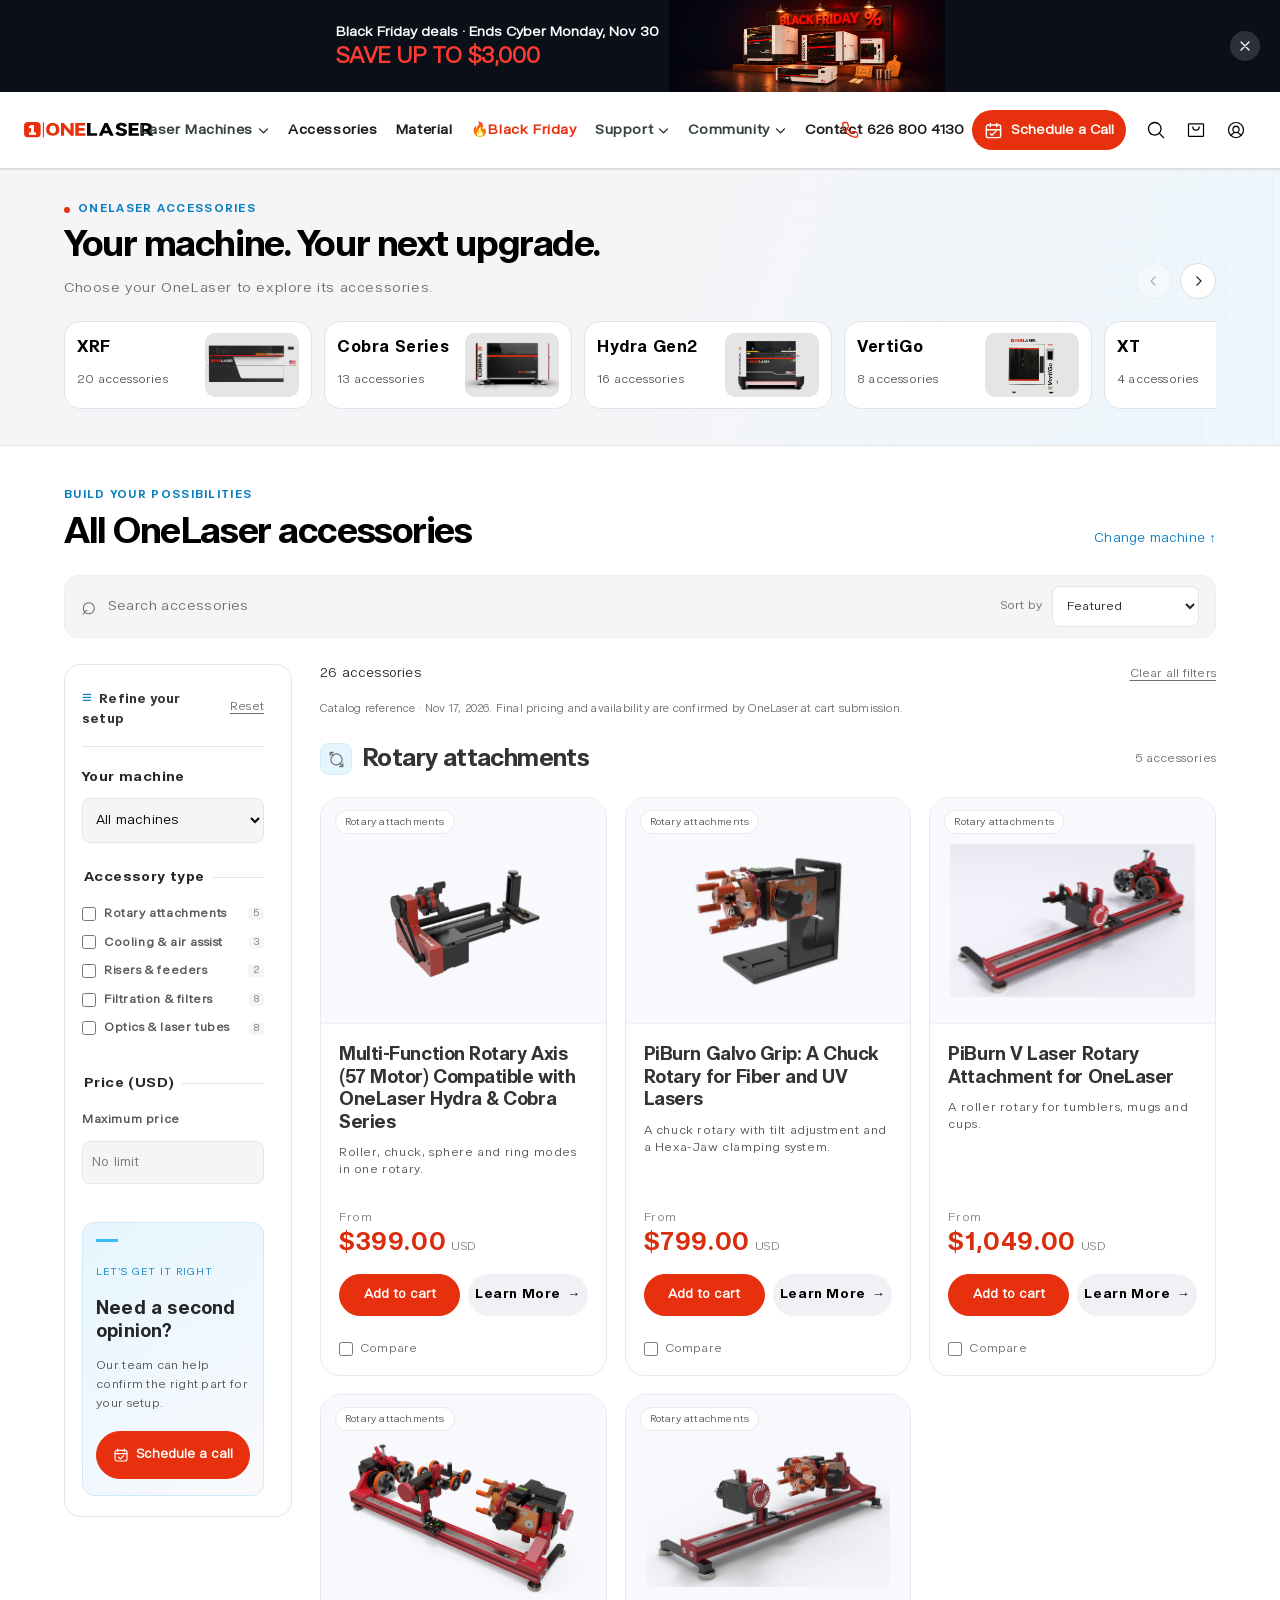
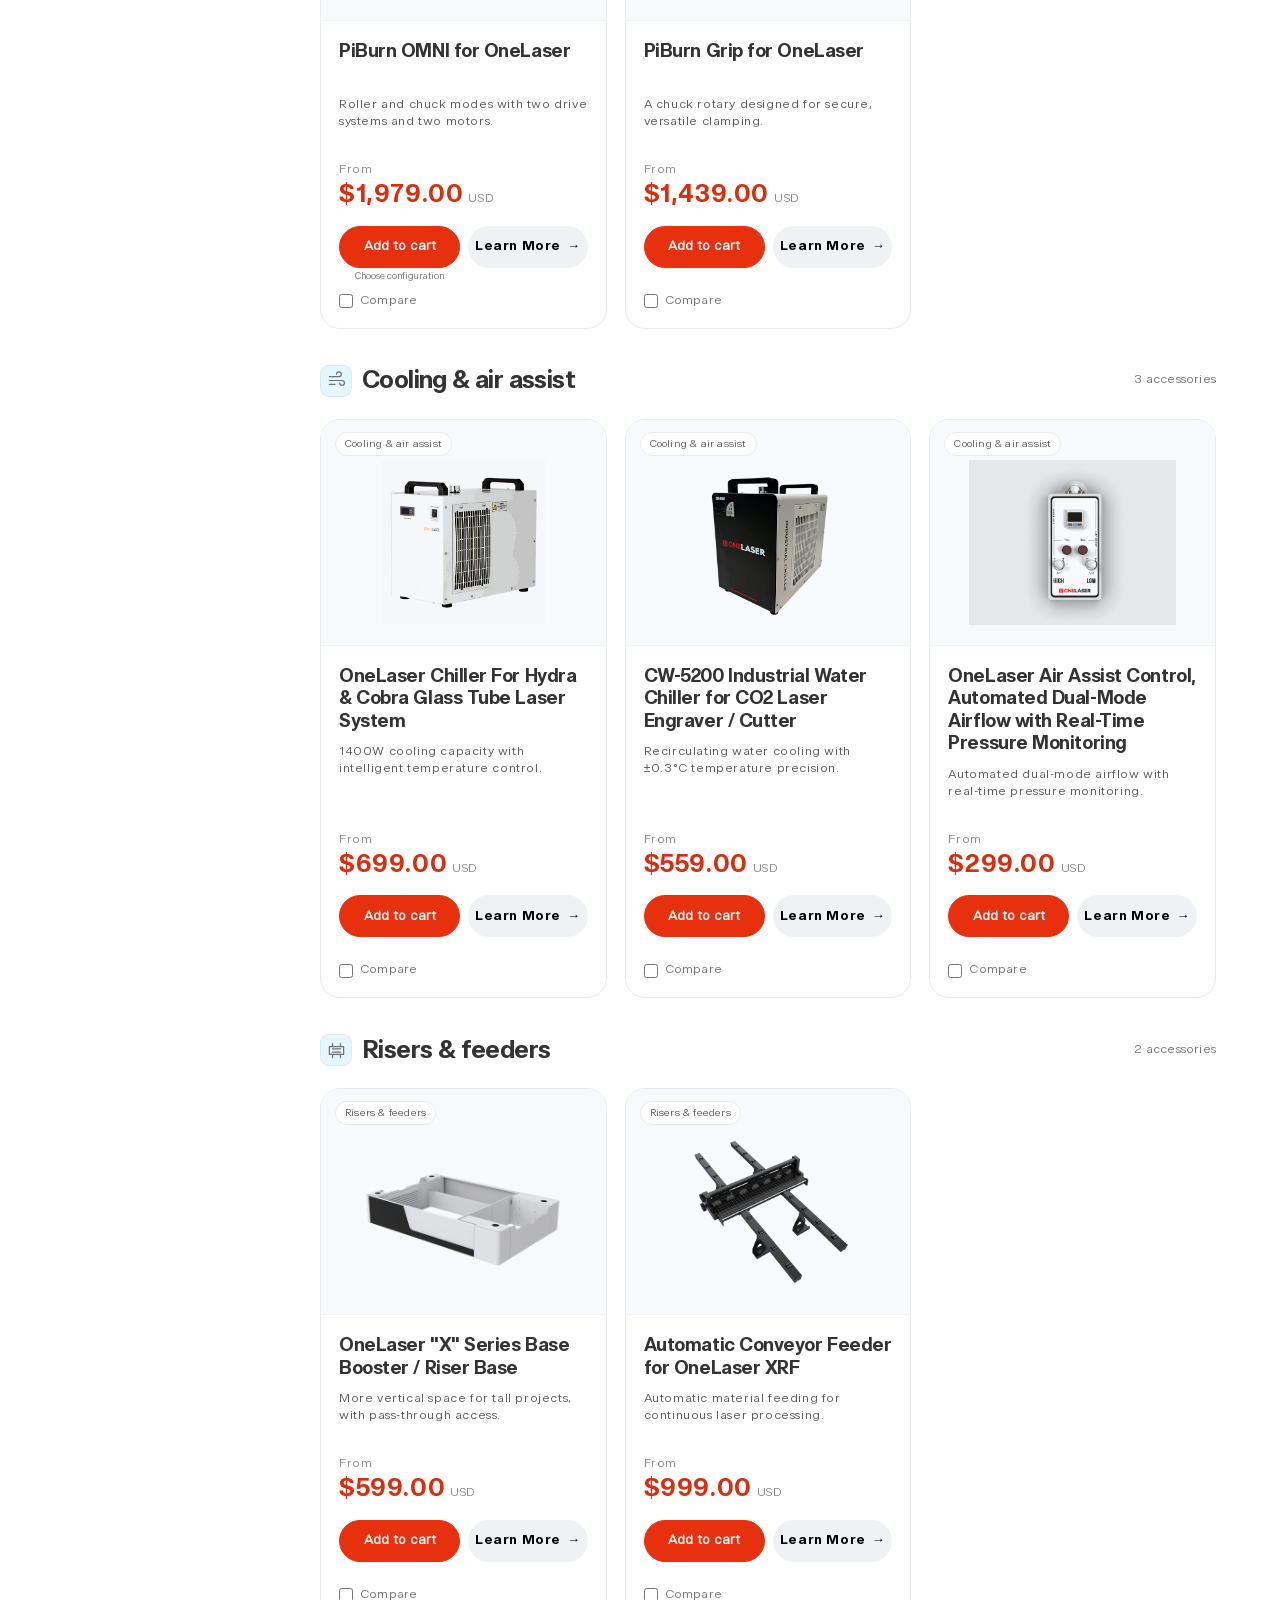
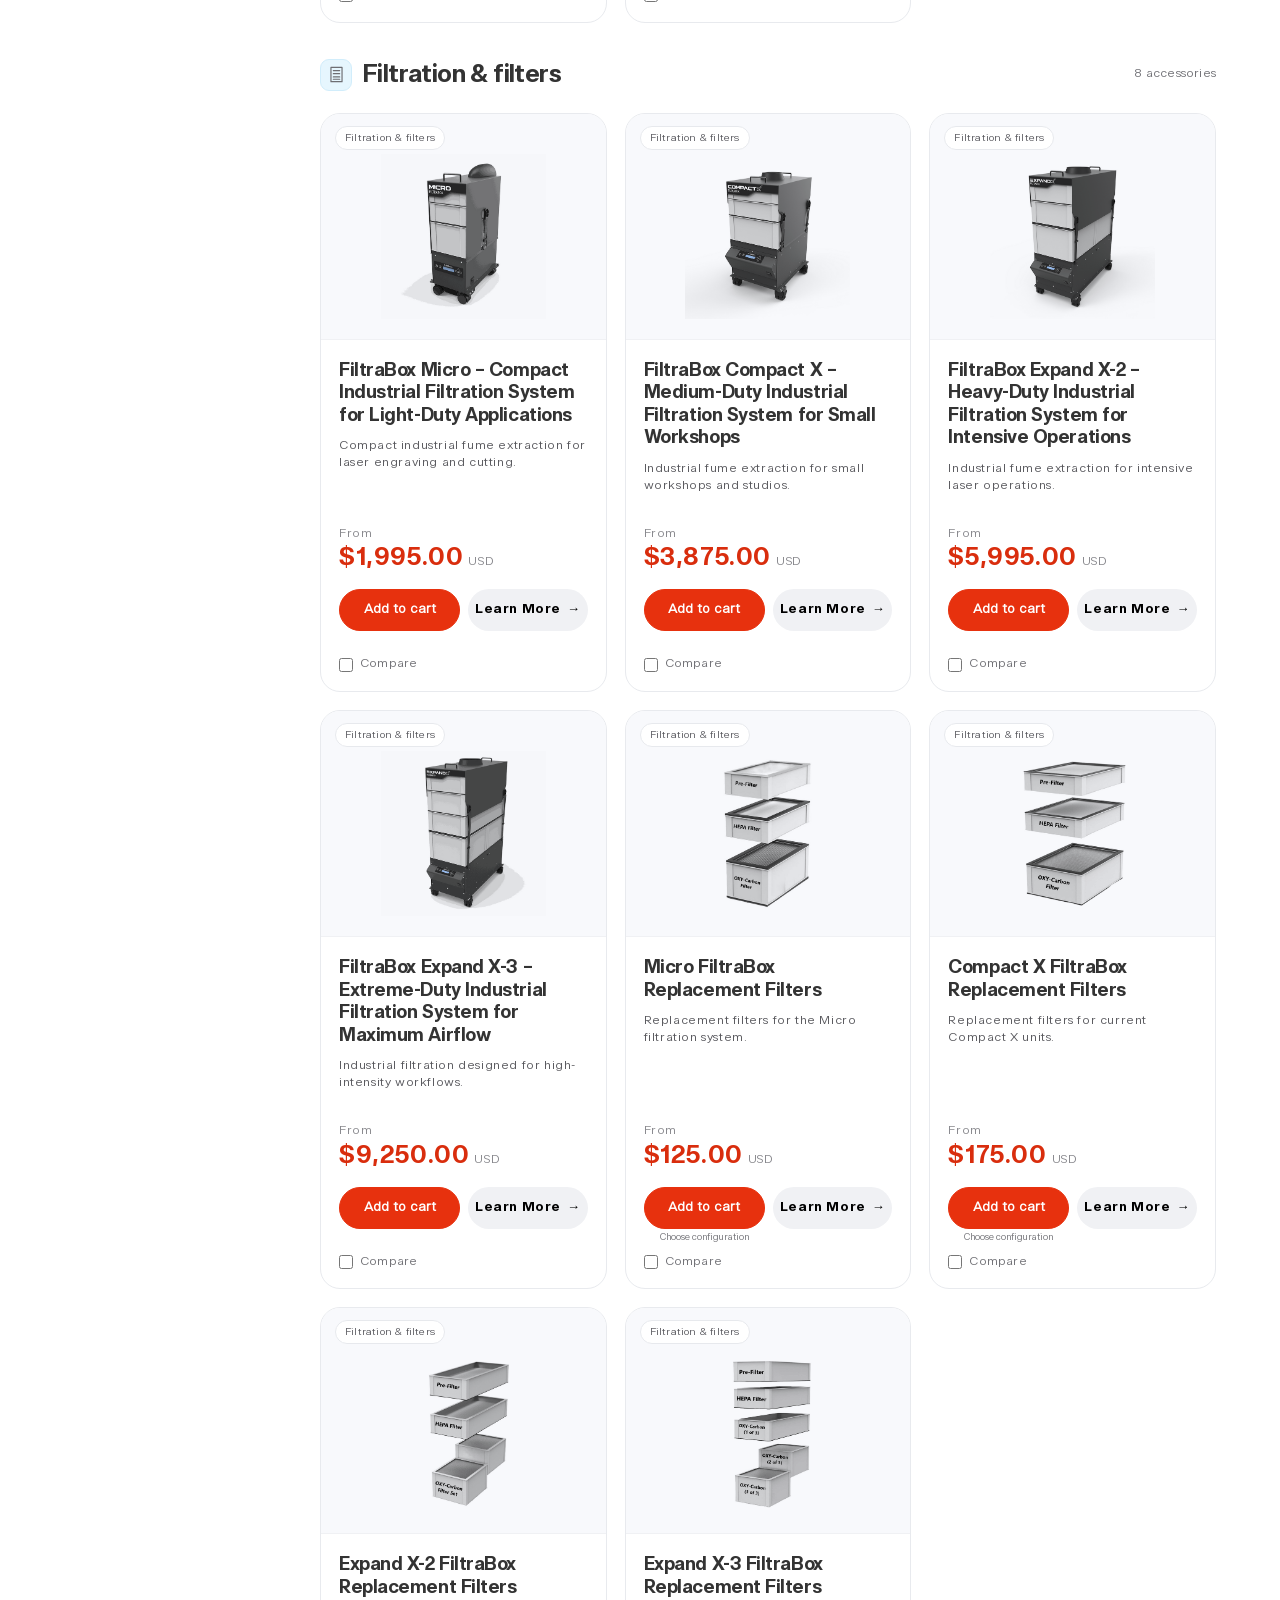
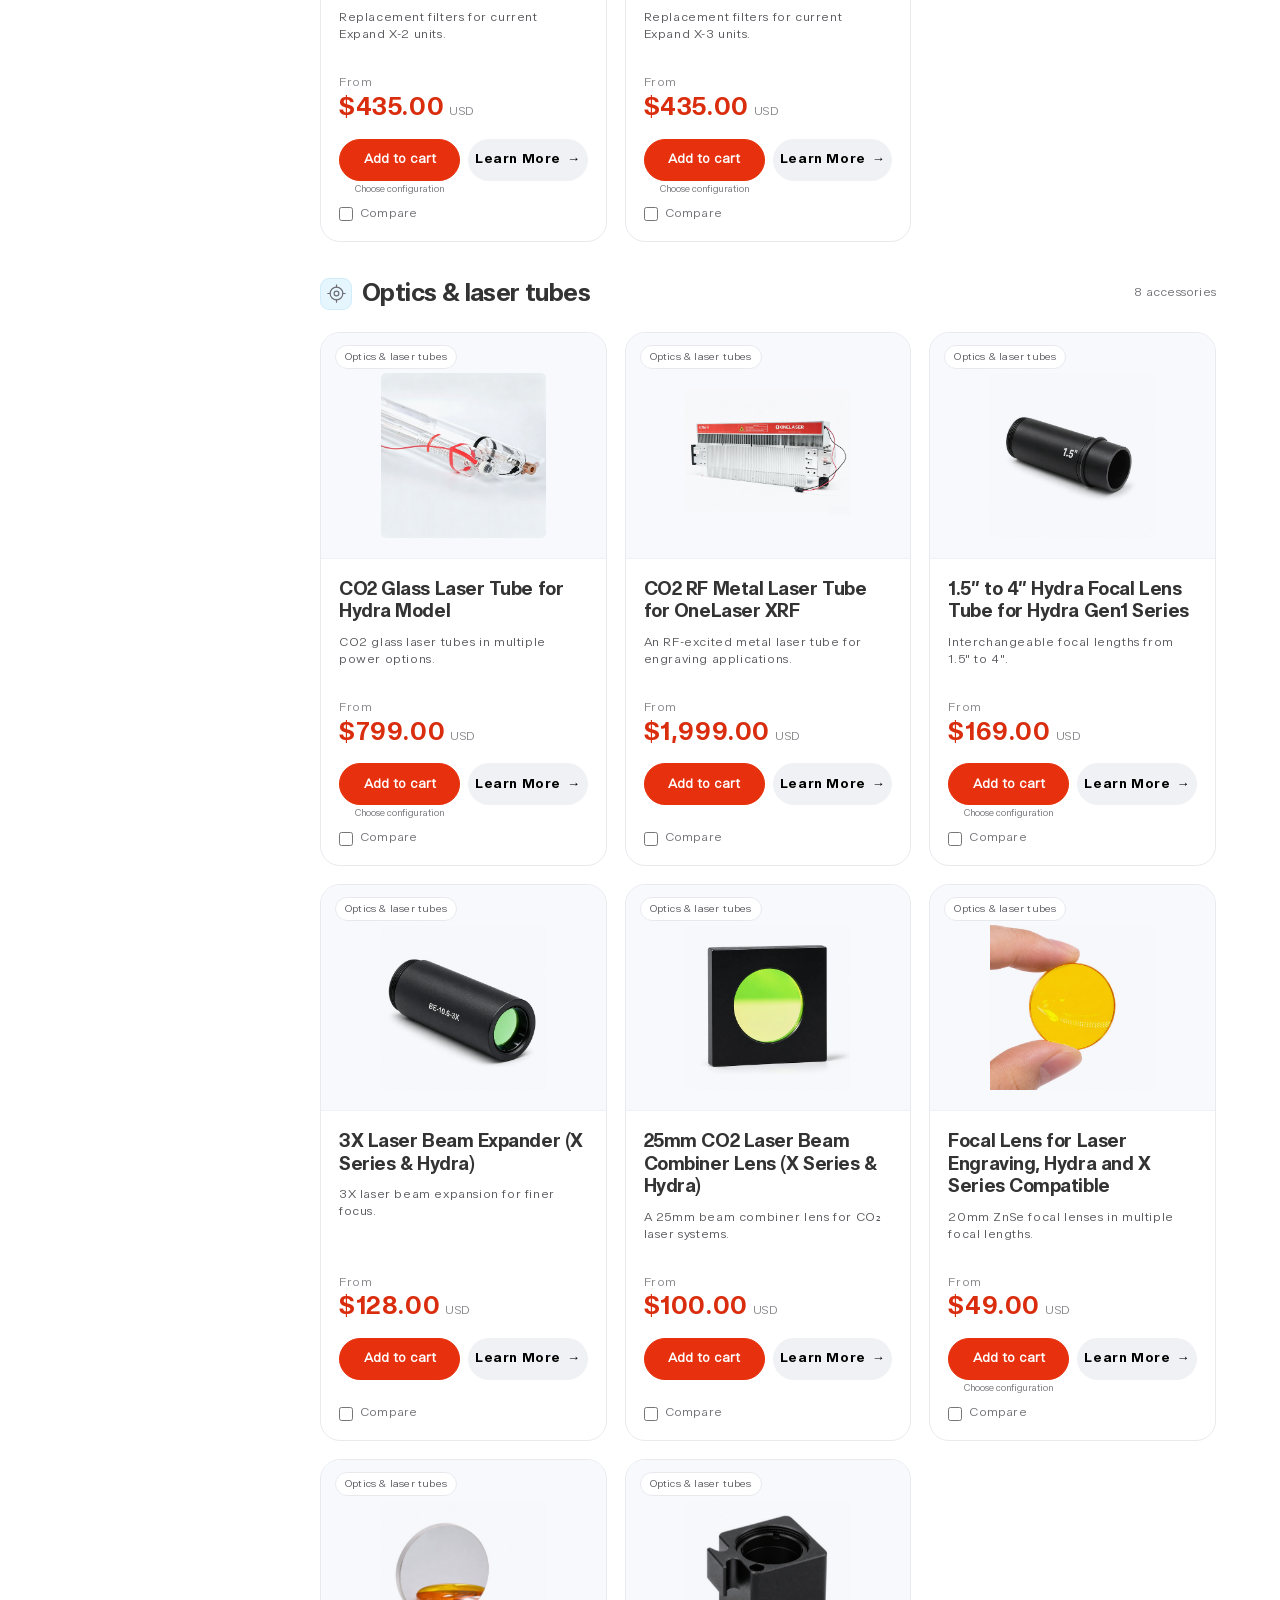
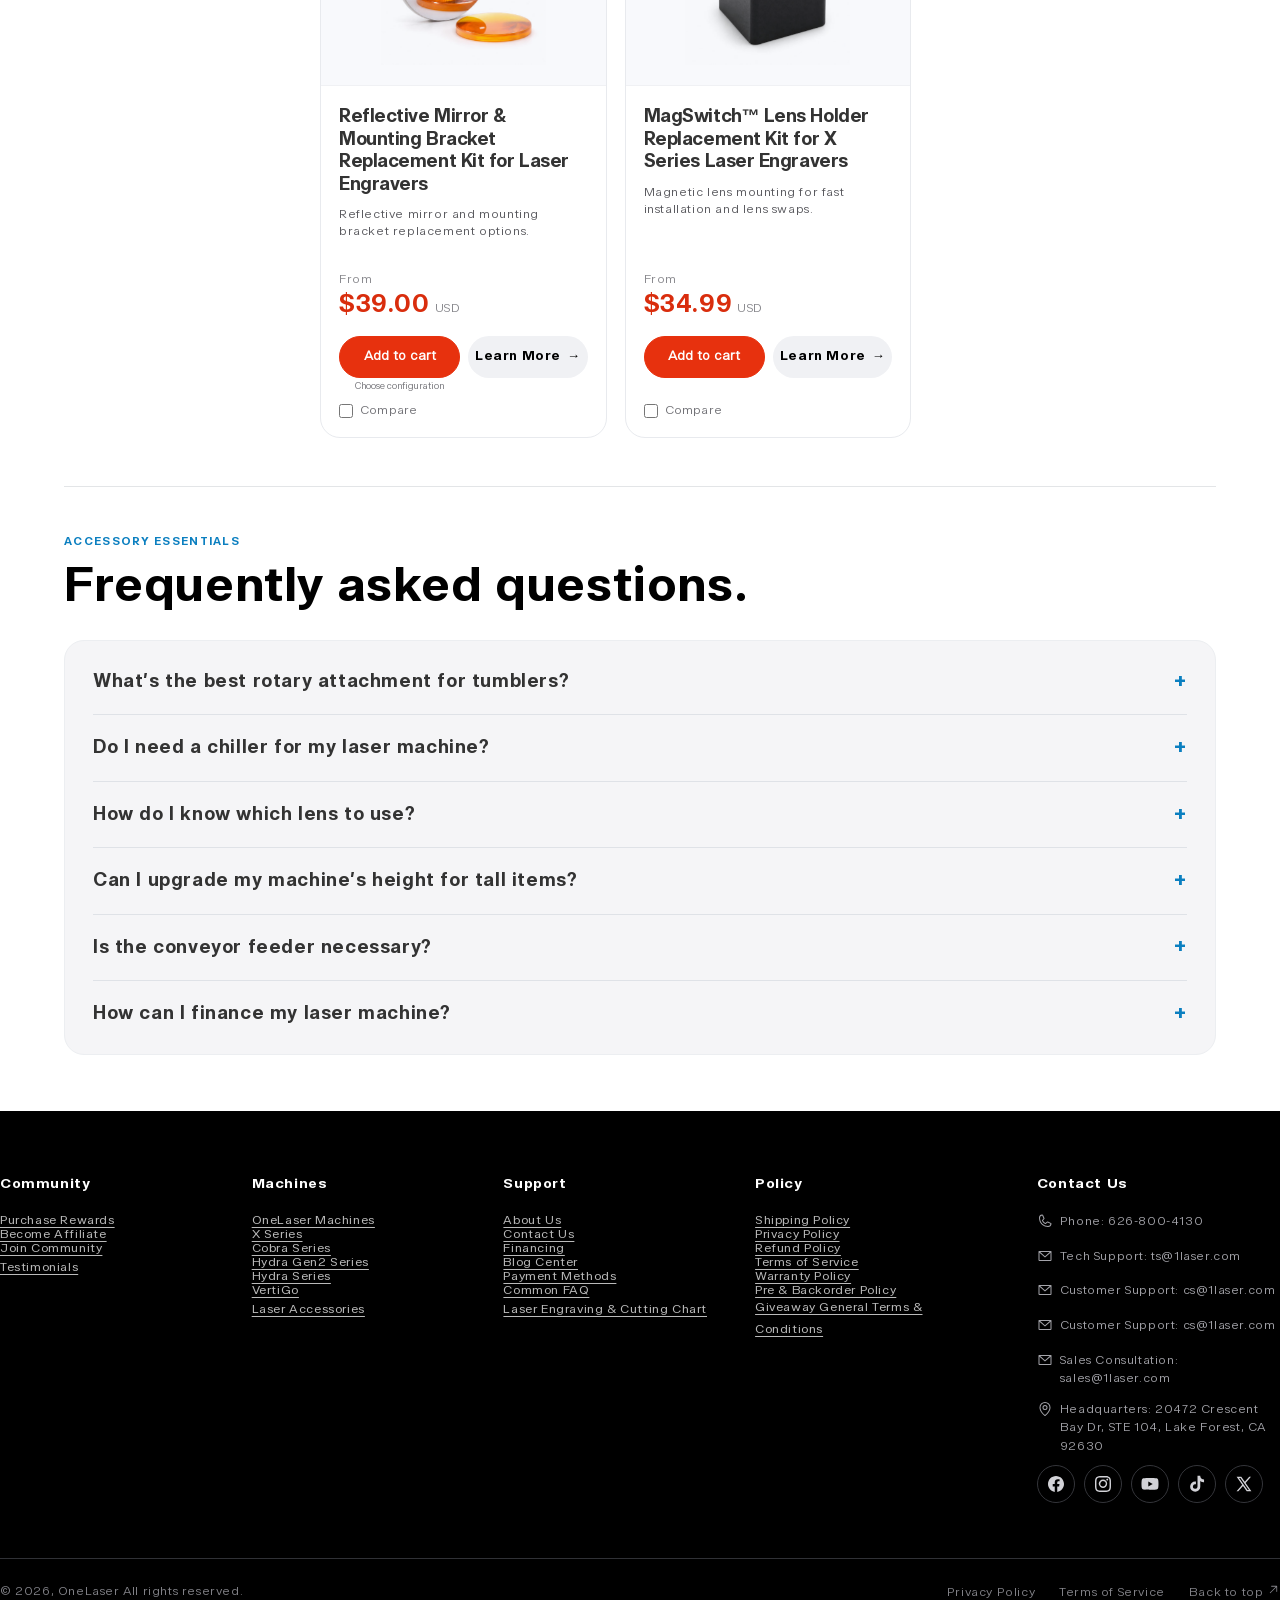
<file: index.html>
<!doctype html><html lang="en"><head><meta charset="utf-8"><meta name="viewport" content="width=device-width, initial-scale=1"><title>Laser Accessories | OneLaser</title><meta name="description" content="Explore OneLaser rotaries, cooling, filtration and optics. Start with your machine and check setup requirements before you order."><link rel="stylesheet" href="assets/accessories.css"><link rel="stylesheet" href="assets/accessories-store.css?v=20261124-official-type"><link rel="stylesheet" href="assets/accessories-typography.css?v=20261124-official-type"><script defer src="assets/accessories-data.js"></script><link rel="stylesheet" href="assets/site-shell.css"><script defer src="assets/site-shell.js"></script><script defer src="assets/accessories.js?v=20261124-category-filters"></script></head><body>
<a class="skip" href="#machine-picker">Skip to machine selection</a><iframe class="site-chrome" data-site-shell="header" title="OneLaser website navigation" src="preview/site-header.html?v=20261124-official-type" scrolling="no"></iframe>
<main>
<section class="machine-section" id="machine-picker"><div class="wrap"><div class="section-head"><div><p class="eyebrow">ONELASER ACCESSORIES</p><h1>Your machine. <span>Your next upgrade.</span></h1><p class="picker-intro">Choose your OneLaser to explore its accessories.</p></div><div class="picker-controls" aria-label="Scroll machine choices"><button type="button" id="machines-prev" aria-label="Previous machine choices" aria-controls="machines"><svg viewBox="0 0 24 24" fill="none" stroke="currentColor" stroke-width="1.6" aria-hidden="true"><path d="m14 6-6 6 6 6"/></svg></button><button type="button" id="machines-next" aria-label="Next machine choices" aria-controls="machines"><svg viewBox="0 0 24 24" fill="none" stroke="currentColor" stroke-width="1.6" aria-hidden="true"><path d="m10 6 6 6-6 6"/></svg></button></div></div><div id="machines" class="machines" role="group" aria-label="Choose your machine"></div></div></section>
<section class="catalog-section" id="catalog"><div class="wrap"><div class="section-head"><div><p class="eyebrow">BUILD YOUR POSSIBILITIES</p><h2 id="catalog-title">Accessories for your machine</h2></div><button id="change-machine" class="text-link">Change machine ↑</button></div><div class="toolbar"><label class="search"><span aria-hidden="true">⌕</span><input id="search" type="search" placeholder="Search accessories" aria-label="Search accessories"></label><button class="mobile-filter" id="filter-toggle" aria-expanded="false" aria-controls="filters">Filters +</button><label class="sort">Sort by <select id="sort"><option value="featured">Featured</option><option value="price-asc">Price: low to high</option><option value="price-desc">Price: high to low</option><option value="name">Name: A–Z</option></select></label></div><div class="catalog-layout"><aside id="filters" tabindex="0" aria-label="Accessory filters"><div class="filter-heading"><strong>Refine your setup</strong><button data-reset>Reset</button></div><label class="filter-label" for="machine-select">Your machine</label><select id="machine-select"><option value="">All machines</option></select><fieldset><legend>Accessory type</legend><div id="categories"></div></fieldset><fieldset><legend>Price (USD)</legend><label for="max-price">Maximum price</label><input id="max-price" type="number" min="0" step="1" placeholder="No limit"><p class="fine" id="price-error" role="status"></p></fieldset><div class="help-card"><span>LET’S GET IT RIGHT</span><h3>Need a second opinion?</h3><p>Our team can help confirm the right part for your setup.</p><a href="https://www.1laser.com/products/sales-consultation-call#book" data-ol-booking data-product-handle="sales-consultation-call" data-loading="Opening appointment calendar…" data-error="The calendar could not load. Open the booking page to choose your time." data-fallback-label="Open booking page" data-close-label="Close appointment calendar" class="booking-cta" aria-label="Schedule a call" aria-haspopup="dialog"><svg width="18" height="18" viewBox="0 0 24 24" fill="none" stroke="currentColor" stroke-width="1.7" stroke-linecap="round" stroke-linejoin="round" aria-hidden="true"><rect x="3" y="5" width="18" height="16" rx="3"/><path d="M7 3v4m10-4v4M3 10h18m-13 5 3 3 5-5"/></svg><span class="booking-copy">Schedule a call</span></a></div></aside><div><div class="results-line"><p id="count" role="status" aria-live="polite"></p><button data-reset>Clear all filters</button></div><div id="chips" class="chips"></div><p class="snapshot-note">Catalog reference · Nov 17, 2026. Final pricing and availability are confirmed by OneLaser at cart submission.</p><div id="products" class="product-grid"></div><div id="empty" hidden><h3>No accessories match this setup.</h3><p>Try another category or remove a filter.</p><button class="button primary" data-reset>Reset filters</button></div><noscript><p>Enable JavaScript to filter this collection, or <a href="https://www.1laser.com/collections/laser-accessories">browse all accessories on OneLaser</a>.</p></noscript></div></div></div></section>
<section class="wrap guidance" aria-labelledby="accessories-faq-title"><div><p class="eyebrow">ACCESSORY ESSENTIALS</p><h2 id="accessories-faq-title">Frequently asked questions.</h2></div><div class="faqs"><details name="accessories-faq"><summary>What’s the best rotary attachment for tumblers?</summary><div class="faq-answer"><p>We recommend the PiBurn Rotary, which offers excellent stability, grip, and ease of use for drinkware engraving.</p></div></details><details name="accessories-faq"><summary>Do I need a chiller for my laser machine?</summary><div class="faq-answer"><p>If you’re using a high-wattage system like Hydra, a chiller is essential for keeping your machine cool and running efficiently.</p></div></details><details name="accessories-faq"><summary>How do I know which lens to use?</summary><div class="faq-answer"><p>A 2" focal lens works for most jobs. Use a longer lens (3"–4") for deeper cuts and a shorter lens (1.5") for fine engraving.</p></div></details><details name="accessories-faq"><summary>Can I upgrade my machine’s height for tall items?</summary><div class="faq-answer"><p>Yes! The Base Boost Riser gives you more vertical space and enables passthrough for longer items.</p></div></details><details name="accessories-faq"><summary>Is the conveyor feeder necessary?</summary><div class="faq-answer"><p>It’s a huge time-saver for businesses that handle repeat jobs or fabric, leather, and signage material.</p></div></details><details name="accessories-faq"><summary>How can I finance my laser machine?</summary><div class="faq-answer"><p>We offer financing through Shop Pay, ClickLease and more—making it easier to start or grow your business.</p></div></details></div></section>
</main><iframe class="site-chrome" data-site-shell="footer" title="OneLaser website footer" src="preview/site-footer.html?v=20261124-official-type" scrolling="no"></iframe>
<div class="compare-tray" id="compare-tray" hidden><span id="compare-count" role="status"></span><button id="open-compare" class="button primary">Compare accessories →</button><button id="clear-compare">Clear</button></div><dialog id="compare-dialog" aria-labelledby="compare-title"><div class="dialog-head"><h2 id="compare-title">Find your next upgrade</h2><button id="close-compare" aria-label="Close comparison">✕</button></div><div class="table-scroll"><table id="compare-table"></table></div><p class="fine">Comparison is a guide. Confirm exact configuration and current pricing on the product page.</p></dialog><dialog id="variant-dialog" aria-labelledby="variant-title"><div class="dialog-head"><h2 id="variant-title">Choose your configuration</h2><button type="button" id="close-variant" aria-label="Close configuration">✕</button></div><h3 id="variant-product"></h3><p id="variant-note" class="fine"></p><form id="variant-form" method="post" action="https://www.1laser.com/cart/add"><label for="variant-select">Configuration</label><select id="variant-select" name="id" required><option value="">Select a configuration</option></select><label for="cart-quantity">Quantity</label><input id="cart-quantity" name="quantity" type="number" min="1" max="99" value="1" required><input name="return_to" type="hidden" value="/cart"><p id="variant-price" role="status"></p><p class="fine">Confirm your machine, connector and required accessories before adding. You’ll continue to your OneLaser cart.</p><button class="button primary" type="submit">Add to cart →</button><a id="variant-learn" class="text-link">Learn More</a></form></dialog></body></html>
</file>
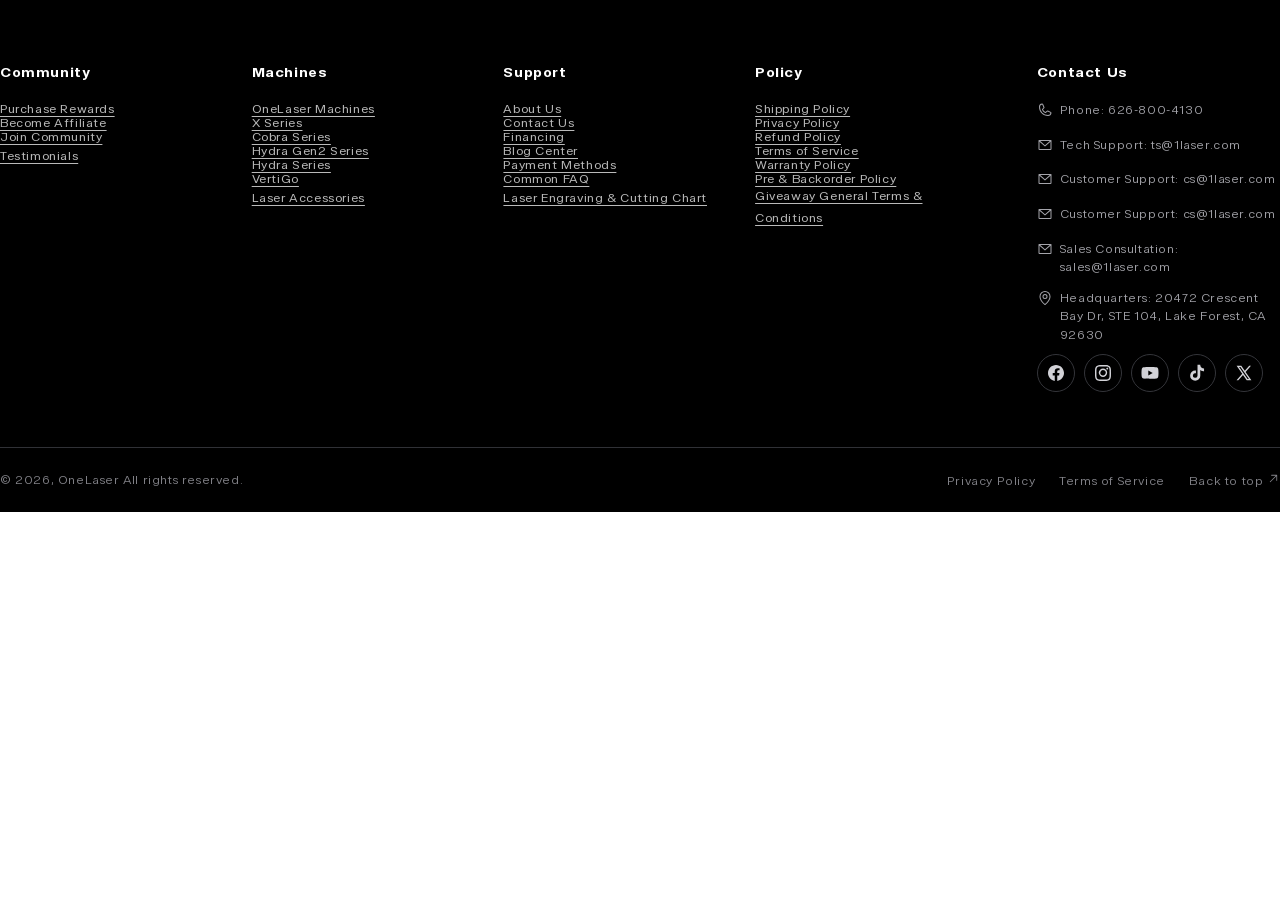
<file: preview/site-footer.html>
<!DOCTYPE html>
<html class="js" lang="en"><head><meta charset="utf-8"/><meta content="width=device-width,initial-scale=1" name="viewport"/><base target="_top"/><style>
      #fv-loading-icon {
        visibility: visible;
        position: absolute;
        display: flex;
        justify-content: center;
        align-items: center;
        font-family: system-ui, sans-serif;
        font-size: 190vw;
        line-height: 1;
        word-wrap: break-word;
        top: 0;
        left: 0;
        margin: 0;
        text-decoration: none;
        filter: none;
        transition: all 0s;
        transform: none;
        width: 99vw;
        height: 99vh;
        max-width: 99vw;
        max-height: 99vh;
        pointer-events: none;
        z-index: -99;
        overflow: hidden;
        opacity: 0.0001;
      }
    </style><link href="../assets/site-shell/cabe909dcb4ac1a1c9a4.css" media="all" rel="stylesheet" type="text/css"/><style id="shopify-accelerated-checkout-cart">
        #shopify-buyer-consent {
  margin-top: 1em;
  display: inline-block;
  width: 100%;
}

#shopify-buyer-consent.hidden {
  display: none;
}

#shopify-subscription-policy-button {
  background: none;
  border: none;
  padding: 0;
  text-decoration: underline;
  font-size: inherit;
  cursor: pointer;
}

#shopify-subscription-policy-button::before {
  box-shadow: none;
}

      </style><link href="../assets/site-shell/af26a9ba60921e1099f4.css" media="all" rel="stylesheet"/><style data-shopify="">
      @font-face {
  font-family: Archivo;
  font-weight: 400;
  font-style: normal;
  font-display: swap;
  src: url("../assets/site-shell/9184f1faa3a9260818bb.woff2") format("woff2"),
       url("../assets/site-shell/1b1ab2112ad5244b9ded.woff") format("woff");
}

      @font-face {
  font-family: Archivo;
  font-weight: 700;
  font-style: normal;
  font-display: swap;
  src: url("../assets/site-shell/bfda007161bbc4994a79.woff2") format("woff2"),
       url("../assets/site-shell/779fb7da7abba0ea06c1.woff") format("woff");
}

      @font-face {
  font-family: Archivo;
  font-weight: 400;
  font-style: italic;
  font-display: swap;
  src: url("../assets/site-shell/e3c721efdc67962887e7.woff2") format("woff2"),
       url("../assets/site-shell/749dcab91bc5c7a085cf.woff") format("woff");
}

      @font-face {
  font-family: Archivo;
  font-weight: 700;
  font-style: italic;
  font-display: swap;
  src: url("../assets/site-shell/81c0dc6f8c4bae5e75d0.woff2") format("woff2"),
       url("../assets/site-shell/88169d2f8032ea2b6f2a.woff") format("woff");
}

      @font-face {
  font-family: Archivo;
  font-weight: 700;
  font-style: normal;
  font-display: swap;
  src: url("../assets/site-shell/bfda007161bbc4994a79.woff2") format("woff2"),
       url("../assets/site-shell/779fb7da7abba0ea06c1.woff") format("woff");
}



        :root,
        .color-scheme-1 {
          --color-background: 255,255,255;

          --gradient-background: #ffffff;




        --color-foreground: 51,51,51;
        --color-background-contrast: 191,191,191;
        --color-shadow: 14,27,77;
        --color-button: 231,49,14;
        --color-button-text: 239,240,245;
        --color-secondary-button: 255,255,255;
        --color-secondary-button-text: 231,49,14;
        --color-link: 231,49,14;
        --color-badge-foreground: 51,51,51;
        --color-badge-background: 255,255,255;
        --color-badge-border: 51,51,51;
        --payment-terms-background-color: rgb(255 255 255);
      }


        .color-scheme-2 {
          --color-background: 255,255,255;

          --gradient-background: #ffffff;




        --color-foreground: 51,51,51;
        --color-background-contrast: 191,191,191;
        --color-shadow: 14,27,77;
        --color-button: 14,27,77;
        --color-button-text: 255,255,255;
        --color-secondary-button: 255,255,255;
        --color-secondary-button-text: 14,27,77;
        --color-link: 14,27,77;
        --color-badge-foreground: 51,51,51;
        --color-badge-background: 255,255,255;
        --color-badge-border: 51,51,51;
        --payment-terms-background-color: rgb(255 255 255);
      }


        .color-scheme-3 {
          --color-background: 231,49,14;

          --gradient-background: #e7310e;




        --color-foreground: 255,255,255;
        --color-background-contrast: 111,24,7;
        --color-shadow: 14,27,77;
        --color-button: 255,255,255;
        --color-button-text: 14,27,77;
        --color-secondary-button: 231,49,14;
        --color-secondary-button-text: 255,255,255;
        --color-link: 255,255,255;
        --color-badge-foreground: 255,255,255;
        --color-badge-background: 231,49,14;
        --color-badge-border: 255,255,255;
        --payment-terms-background-color: rgb(231 49 14);
      }


        .color-scheme-4 {
          --color-background: 71,112,219;

          --gradient-background: #4770db;




        --color-foreground: 255,255,255;
        --color-background-contrast: 27,57,136;
        --color-shadow: 14,27,77;
        --color-button: 255,255,255;
        --color-button-text: 71,112,219;
        --color-secondary-button: 71,112,219;
        --color-secondary-button-text: 255,255,255;
        --color-link: 255,255,255;
        --color-badge-foreground: 255,255,255;
        --color-badge-background: 71,112,219;
        --color-badge-border: 255,255,255;
        --payment-terms-background-color: rgb(71 112 219);
      }


        .color-scheme-5 {
          --color-background: 231,49,14;

          --gradient-background: #e7310e;




        --color-foreground: 255,255,255;
        --color-background-contrast: 111,24,7;
        --color-shadow: 14,27,77;
        --color-button: 255,255,255;
        --color-button-text: 227,36,2;
        --color-secondary-button: 231,49,14;
        --color-secondary-button-text: 255,255,255;
        --color-link: 255,255,255;
        --color-badge-foreground: 255,255,255;
        --color-badge-background: 231,49,14;
        --color-badge-border: 255,255,255;
        --payment-terms-background-color: rgb(231 49 14);
      }


        .color-scheme-51cf3724-4779-4973-a724-58414828083f {
          --color-background: 241,242,246;

          --gradient-background: #f1f2f6;




        --color-foreground: 51,51,51;
        --color-background-contrast: 163,170,196;
        --color-shadow: 0,0,0;
        --color-button: 0,0,0;
        --color-button-text: 239,240,245;
        --color-secondary-button: 241,242,246;
        --color-secondary-button-text: 255,255,255;
        --color-link: 255,255,255;
        --color-badge-foreground: 51,51,51;
        --color-badge-background: 241,242,246;
        --color-badge-border: 51,51,51;
        --payment-terms-background-color: rgb(241 242 246);
      }


        .color-scheme-908c1e19-ba1e-4a9f-9acf-4bc3b582dbfb {
          --color-background: 240,242,245;

          --gradient-background: #f0f2f5;




        --color-foreground: 51,51,51;
        --color-background-contrast: 163,176,194;
        --color-shadow: 231,49,14;
        --color-button: 231,49,14;
        --color-button-text: 231,49,14;
        --color-secondary-button: 240,242,245;
        --color-secondary-button-text: 231,49,14;
        --color-link: 231,49,14;
        --color-badge-foreground: 51,51,51;
        --color-badge-background: 240,242,245;
        --color-badge-border: 51,51,51;
        --payment-terms-background-color: rgb(240 242 245);
      }


        .color-scheme-2a9b5a13-2577-422e-84ab-e3bdd57527ba {
          --color-background: 242,242,242;

          --gradient-background: #f2f2f2;




        --color-foreground: 54,65,66;
        --color-background-contrast: 178,178,178;
        --color-shadow: 14,27,77;
        --color-button: 71,112,219;
        --color-button-text: 239,240,245;
        --color-secondary-button: 242,242,242;
        --color-secondary-button-text: 14,27,77;
        --color-link: 14,27,77;
        --color-badge-foreground: 54,65,66;
        --color-badge-background: 242,242,242;
        --color-badge-border: 54,65,66;
        --payment-terms-background-color: rgb(242 242 242);
      }


        .color-scheme-9993ecb4-f83f-41e0-a75e-fff58d88211a {
          --color-background: 0,0,0;

          --gradient-background: #000000;




        --color-foreground: 255,255,255;
        --color-background-contrast: 128,128,128;
        --color-shadow: 14,27,77;
        --color-button: 255,255,255;
        --color-button-text: 239,240,245;
        --color-secondary-button: 0,0,0;
        --color-secondary-button-text: 255,255,255;
        --color-link: 255,255,255;
        --color-badge-foreground: 255,255,255;
        --color-badge-background: 0,0,0;
        --color-badge-border: 255,255,255;
        --payment-terms-background-color: rgb(0 0 0);
      }


        .color-scheme-00d5e531-0d24-4e5a-81ab-3e020ab22ddc {
          --color-background: 0,0,0;

          --gradient-background: #000000;




        --color-foreground: 255,255,255;
        --color-background-contrast: 128,128,128;
        --color-shadow: 255,255,255;
        --color-button: 255,255,255;
        --color-button-text: 255,255,255;
        --color-secondary-button: 0,0,0;
        --color-secondary-button-text: 255,255,255;
        --color-link: 255,255,255;
        --color-badge-foreground: 255,255,255;
        --color-badge-background: 0,0,0;
        --color-badge-border: 255,255,255;
        --payment-terms-background-color: rgb(0 0 0);
      }


        .color-scheme-91729dde-a7c4-477d-988e-63a7c28d8d8c {
          --color-background: 255,255,255;

          --gradient-background: #ffffff;




        --color-foreground: 255,255,255;
        --color-background-contrast: 191,191,191;
        --color-shadow: 231,49,14;
        --color-button: 231,49,14;
        --color-button-text: 239,240,245;
        --color-secondary-button: 255,255,255;
        --color-secondary-button-text: 231,49,14;
        --color-link: 231,49,14;
        --color-badge-foreground: 255,255,255;
        --color-badge-background: 255,255,255;
        --color-badge-border: 255,255,255;
        --payment-terms-background-color: rgb(255 255 255);
      }


        .color-scheme-c84aee3a-17c4-4d8b-82e5-78160c1875ad {
          --color-background: 0,0,0;

          --gradient-background: #000000;




        --color-foreground: 128,128,128;
        --color-background-contrast: 128,128,128;
        --color-shadow: 255,255,255;
        --color-button: 255,255,255;
        --color-button-text: 255,255,255;
        --color-secondary-button: 0,0,0;
        --color-secondary-button-text: 255,255,255;
        --color-link: 255,255,255;
        --color-badge-foreground: 128,128,128;
        --color-badge-background: 0,0,0;
        --color-badge-border: 128,128,128;
        --payment-terms-background-color: rgb(0 0 0);
      }


        .color-scheme-d9bf7724-1b98-47d9-b67b-6a743fc10a86 {
          --color-background: 0,0,0;

          --gradient-background: #000000;




        --color-foreground: 255,255,255;
        --color-background-contrast: 128,128,128;
        --color-shadow: 14,27,77;
        --color-button: 231,49,14;
        --color-button-text: 239,240,245;
        --color-secondary-button: 0,0,0;
        --color-secondary-button-text: 231,49,14;
        --color-link: 231,49,14;
        --color-badge-foreground: 255,255,255;
        --color-badge-background: 0,0,0;
        --color-badge-border: 255,255,255;
        --payment-terms-background-color: rgb(0 0 0);
      }


        .color-scheme-84e2b109-85dd-4c5e-93aa-34a95da6ea1c {
          --color-background: 245,245,247;

          --gradient-background: #f5f5f7;




        --color-foreground: 9,9,9;
        --color-background-contrast: 174,174,190;
        --color-shadow: 14,27,77;
        --color-button: 231,49,14;
        --color-button-text: 239,240,245;
        --color-secondary-button: 245,245,247;
        --color-secondary-button-text: 231,49,14;
        --color-link: 231,49,14;
        --color-badge-foreground: 9,9,9;
        --color-badge-background: 245,245,247;
        --color-badge-border: 9,9,9;
        --payment-terms-background-color: rgb(245 245 247);
      }


      body, .color-scheme-1, .color-scheme-2, .color-scheme-3, .color-scheme-4, .color-scheme-5, .color-scheme-51cf3724-4779-4973-a724-58414828083f, .color-scheme-908c1e19-ba1e-4a9f-9acf-4bc3b582dbfb, .color-scheme-2a9b5a13-2577-422e-84ab-e3bdd57527ba, .color-scheme-9993ecb4-f83f-41e0-a75e-fff58d88211a, .color-scheme-00d5e531-0d24-4e5a-81ab-3e020ab22ddc, .color-scheme-91729dde-a7c4-477d-988e-63a7c28d8d8c, .color-scheme-c84aee3a-17c4-4d8b-82e5-78160c1875ad, .color-scheme-d9bf7724-1b98-47d9-b67b-6a743fc10a86, .color-scheme-84e2b109-85dd-4c5e-93aa-34a95da6ea1c {
        color: rgba(var(--color-foreground), 0.75);
        background-color: rgb(var(--color-background));
      }

      :root {
        --font-body-family: Archivo, sans-serif;
        --font-body-style: normal;
        --font-body-weight: 400;
        --font-body-weight-bold: 700;

        --font-heading-family: Archivo, sans-serif;
        --font-heading-style: normal;
        --font-heading-weight: 700;

        --font-body-scale: 1.0;
        --font-heading-scale: 1.0;

        --media-padding: px;
        --media-border-opacity: 0.1;
        --media-border-width: 0px;
        --media-radius: 20px;
        --media-shadow-opacity: 0.0;
        --media-shadow-horizontal-offset: 0px;
        --media-shadow-vertical-offset: 4px;
        --media-shadow-blur-radius: 5px;
        --media-shadow-visible: 0;

        --page-width: 140rem;
        --page-width-margin: 0rem;

        --product-card-image-padding: 1.6rem;
        --product-card-corner-radius: 1.8rem;
        --product-card-text-alignment: left;
        --product-card-border-width: 0.1rem;
        --product-card-border-opacity: 1.0;
        --product-card-shadow-opacity: 0.0;
        --product-card-shadow-visible: 0;
        --product-card-shadow-horizontal-offset: 0.0rem;
        --product-card-shadow-vertical-offset: 0.4rem;
        --product-card-shadow-blur-radius: 0.5rem;

        --collection-card-image-padding: 1.6rem;
        --collection-card-corner-radius: 1.8rem;
        --collection-card-text-alignment: left;
        --collection-card-border-width: 0.1rem;
        --collection-card-border-opacity: 1.0;
        --collection-card-shadow-opacity: 0.0;
        --collection-card-shadow-visible: 0;
        --collection-card-shadow-horizontal-offset: 0.0rem;
        --collection-card-shadow-vertical-offset: 0.4rem;
        --collection-card-shadow-blur-radius: 0.5rem;

        --blog-card-image-padding: 1.6rem;
        --blog-card-corner-radius: 1.8rem;
        --blog-card-text-alignment: left;
        --blog-card-border-width: 0.1rem;
        --blog-card-border-opacity: 1.0;
        --blog-card-shadow-opacity: 0.0;
        --blog-card-shadow-visible: 0;
        --blog-card-shadow-horizontal-offset: 0.0rem;
        --blog-card-shadow-vertical-offset: 0.4rem;
        --blog-card-shadow-blur-radius: 0.5rem;

        --badge-corner-radius: 0.0rem;

        --popup-border-width: 1px;
        --popup-border-opacity: 0.1;
        --popup-corner-radius: 18px;
        --popup-shadow-opacity: 0.0;
        --popup-shadow-horizontal-offset: 0px;
        --popup-shadow-vertical-offset: 4px;
        --popup-shadow-blur-radius: 5px;

        --drawer-border-width: 0px;
        --drawer-border-opacity: 0.1;
        --drawer-shadow-opacity: 0.0;
        --drawer-shadow-horizontal-offset: 0px;
        --drawer-shadow-vertical-offset: 4px;
        --drawer-shadow-blur-radius: 5px;

        --spacing-sections-desktop: 0px;
        --spacing-sections-mobile: 0px;

        --grid-desktop-vertical-spacing: 28px;
        --grid-desktop-horizontal-spacing: 24px;
        --grid-mobile-vertical-spacing: 14px;
        --grid-mobile-horizontal-spacing: 12px;

        --text-boxes-border-opacity: 0.1;
        --text-boxes-border-width: 0px;
        --text-boxes-radius: 20px;
        --text-boxes-shadow-opacity: 0.0;
        --text-boxes-shadow-visible: 0;
        --text-boxes-shadow-horizontal-offset: 0px;
        --text-boxes-shadow-vertical-offset: 4px;
        --text-boxes-shadow-blur-radius: 5px;

        --buttons-radius: 40px;
        --buttons-radius-outset: 41px;
        --buttons-border-width: 1px;
        --buttons-border-opacity: 1.0;
        --buttons-shadow-opacity: 0.0;
        --buttons-shadow-visible: 0;
        --buttons-shadow-horizontal-offset: 0px;
        --buttons-shadow-vertical-offset: 4px;
        --buttons-shadow-blur-radius: 5px;
        --buttons-border-offset: 0.3px;

        --inputs-radius: 26px;
        --inputs-border-width: 1px;
        --inputs-border-opacity: 0.55;
        --inputs-shadow-opacity: 0.0;
        --inputs-shadow-horizontal-offset: 0px;
        --inputs-margin-offset: 0px;
        --inputs-shadow-vertical-offset: 4px;
        --inputs-shadow-blur-radius: 5px;
        --inputs-radius-outset: 27px;

        --variant-pills-radius: 40px;
        --variant-pills-border-width: 1px;
        --variant-pills-border-opacity: 0.55;
        --variant-pills-shadow-opacity: 0.0;
        --variant-pills-shadow-horizontal-offset: 0px;
        --variant-pills-shadow-vertical-offset: 4px;
        --variant-pills-shadow-blur-radius: 5px;
      }

      *,
      *::before,
      *::after {
        box-sizing: inherit;
      }

      html {
        box-sizing: border-box;
        font-size: calc(var(--font-body-scale) * 62.5%);
        height: 100%;
      }

      body {
        display: grid;
        grid-template-rows: auto auto 1fr auto;
        grid-template-columns: 100%;
        min-height: 100%;
        margin: 0;
        font-size: 1.5rem;
        letter-spacing: 0.06rem;
        line-height: calc(1 + 0.8 / var(--font-body-scale));
        font-family: var(--font-body-family);
        font-style: var(--font-body-style);
        font-weight: var(--font-body-weight);
      }

      @media screen and (min-width: 750px) {
        body {
          font-size: 1.6rem;
        }
      }

      /* friend referral 位置调整 */
      .sca_aff_customer_refer_container{
        left: 0;
        top: auto;
        bottom: 64px;
        padding-left: 0;
      }
      .sca_aff_customer_refer_container .sca_aff_customer_refer_button{
        padding: 14px 26px;
        border-radius: 30px;
      }
      @media screen and (max-width: 768px) {
        .sca_aff_customer_refer_container{
          display: none!important;
        }
      }
      /* popup位置调整 */
      .jdgm-popup-widget-wrapper .jdgm-popup-widget .jdgm-popup-widget__cards-container{
        bottom:150px;
      }
    </style><link href="../assets/site-shell/53b2455756338660c02b.css" media="all" rel="stylesheet" type="text/css"/><link href="../assets/site-shell/f26c9309f16f3590100e.css" media="all" rel="stylesheet" type="text/css"/><link href="../assets/site-shell/2a23aecb182d9dacb9ce.css" media="all" onload="this.media='all'" rel="stylesheet"/><link href="../assets/site-shell/e0b5cad2c0e1982d6f03.css" media="all" rel="stylesheet" type="text/css"/><link href="../assets/site-shell/0e641f3e993d6695dc9b.css" media="all" rel="stylesheet" type="text/css"/><link href="../assets/site-shell/b248f883c9b176ed0ed2.css" media="all" rel="stylesheet" type="text/css"/><link href="../assets/site-shell/74a27b03596a113b1f10.css" media="all" rel="stylesheet" type="text/css"/><link href="../assets/site-shell/94e62eeed0841e59817a.css" media="all" rel="stylesheet" type="text/css"/><link href="../assets/site-shell/363a1938a03b7a1fda17.css" media="all" onload="this.media='all'" rel="stylesheet"/><style>
.affirm-as-low-as[data-page-type="product"]:empty::before{content:"Loading Affirm payment options…";font-size:13px;line-height:1.5;color:#666}
@media(max-width:749px){.affirm-as-low-as[data-page-type="product"]{min-height:76px;box-sizing:border-box}}
</style><link href="../assets/site-shell/3a570513fd68942b2657.css" media="all" rel="stylesheet" type="text/css"/><style class="jdgm-settings-style">.jdgm-xx{left:0}:root{--jdgm-primary-color: #FA4616;--jdgm-secondary-color: rgba(250,70,22,0.1);--jdgm-star-color: #FA4616;--jdgm-write-review-text-color: white;--jdgm-write-review-bg-color: #FA4616;--jdgm-paginate-color: #FA4616;--jdgm-border-radius: 10;--jdgm-reviewer-name-color: #FA4616}.jdgm-histogram__bar-content{background-color:#FA4616}.jdgm-rev[data-verified-buyer=true] .jdgm-rev__icon.jdgm-rev__icon:after,.jdgm-rev__buyer-badge.jdgm-rev__buyer-badge{color:white;background-color:#FA4616}.jdgm-review-widget--small .jdgm-gallery.jdgm-gallery .jdgm-gallery__thumbnail-link:nth-child(8) .jdgm-gallery__thumbnail-wrapper.jdgm-gallery__thumbnail-wrapper:before{content:"See more"}@media only screen and (min-width: 768px){.jdgm-gallery.jdgm-gallery .jdgm-gallery__thumbnail-link:nth-child(8) .jdgm-gallery__thumbnail-wrapper.jdgm-gallery__thumbnail-wrapper:before{content:"See more"}}.jdgm-rev__thumb-btn{color:#FA4616}.jdgm-rev__thumb-btn:hover{opacity:0.8}.jdgm-rev__thumb-btn:not([disabled]):hover,.jdgm-rev__thumb-btn:hover,.jdgm-rev__thumb-btn:active,.jdgm-rev__thumb-btn:visited{color:#FA4616}.jdgm-preview-badge .jdgm-star.jdgm-star{color:#FA4616}.jdgm-prev-badge[data-average-rating='0.00']{display:none !important}.jdgm-widget.jdgm-all-reviews-widget,.jdgm-widget .jdgm-rev-widg{border:none;padding:0}.jdgm-author-all-initials{display:none !important}.jdgm-author-last-initial{display:none !important}.jdgm-rev-widg__title{visibility:hidden}.jdgm-rev-widg__summary-text{visibility:hidden}.jdgm-prev-badge__text{visibility:hidden}.jdgm-rev__prod-link-prefix:before{content:'about'}.jdgm-rev__variant-label:before{content:'Variant: '}.jdgm-rev__out-of-store-text:before{content:'(out of store)'}@media only screen and (min-width: 768px){.jdgm-rev__pics .jdgm-rev_all-rev-page-picture-separator,.jdgm-rev__pics .jdgm-rev__product-picture{display:none}}@media only screen and (max-width: 768px){.jdgm-rev__pics .jdgm-rev_all-rev-page-picture-separator,.jdgm-rev__pics .jdgm-rev__product-picture{display:none}}.jdgm-preview-badge[data-template="product"]{display:none !important}.jdgm-preview-badge[data-template="collection"]{display:none !important}.jdgm-preview-badge[data-template="index"]{display:none !important}.jdgm-review-widget[data-from-snippet="true"]{display:none !important}.jdgm-verified-count-badget[data-from-snippet="true"]{display:none !important}.jdgm-carousel-wrapper[data-from-snippet="true"]{display:none !important}.jdgm-all-reviews-text[data-from-snippet="true"]{display:none !important}.jdgm-medals-section[data-from-snippet="true"]{display:none !important}.jdgm-ugc-media-wrapper[data-from-snippet="true"]{display:none !important}.jdgm-rev__transparency-badge[data-badge-type="review_collected_via_store_invitation"]{display:none !important}.jdgm-rev__transparency-badge[data-badge-type="review_collected_from_another_provider"]{display:none !important}.jdgm-rev__transparency-badge[data-badge-type="review_collected_from_store_visitor"]{display:none !important}.jdgm-rev__transparency-badge[data-badge-type="review_earned_for_future_purchase"]{display:none !important}.jdgm-review-snippet-widget{--jdgm-snippet-card-color: #fff;--jdgm-snippet-text-color: #000;--jdgm-snippet-lighter-text-color: #7B7B7B;--jdgm-snippet-star-color: #FA4616;--jdgm-snippet-border-radius: 8px;--jdgm-snippet-arrows-bg-color: #fff;--jdgm-snippet-arrows-color: #000}.jdgm-review-snippet-widget .jdgm-rev-snippet-widget__cards-container .jdgm-rev-snippet-card{border-radius:8px;background:#fff}.jdgm-review-snippet-widget .jdgm-rev-snippet-widget__cards-container .jdgm-rev-snippet-card__rev-rating .jdgm-star{color:#FA4616}.jdgm-review-snippet-widget .jdgm-rev-snippet-widget__prev-btn,.jdgm-review-snippet-widget .jdgm-rev-snippet-widget__next-btn{border-radius:50%;background:#fff}.jdgm-review-snippet-widget .jdgm-rev-snippet-widget__prev-btn>svg,.jdgm-review-snippet-widget .jdgm-rev-snippet-widget__next-btn>svg{fill:#000}.jdgm-full-rev-modal.rev-snippet-widget .jm-mfp-container .jm-mfp-content,.jdgm-full-rev-modal.rev-snippet-widget .jm-mfp-container .jdgm-full-rev__icon,.jdgm-full-rev-modal.rev-snippet-widget .jm-mfp-container .jdgm-full-rev__pic-img,.jdgm-full-rev-modal.rev-snippet-widget .jm-mfp-container .jdgm-full-rev__reply{border-radius:8px}.jdgm-full-rev-modal.rev-snippet-widget .jm-mfp-container .jdgm-full-rev[data-verified-buyer="true"] .jdgm-full-rev__icon::after{border-radius:8px}.jdgm-full-rev-modal.rev-snippet-widget .jm-mfp-container .jdgm-full-rev .jdgm-rev__buyer-badge{border-radius:calc( 8px / 2 )}.jdgm-full-rev-modal.rev-snippet-widget .jm-mfp-container .jdgm-full-rev .jdgm-full-rev__replier::before{content:'OneLaser'}.jdgm-full-rev-modal.rev-snippet-widget .jm-mfp-container .jdgm-full-rev .jdgm-full-rev__product-button{border-radius:calc( 8px * 6 )}
</style><style class="jdgm-settings-style"></style><style class="jdgm-miracle-styles">
  @-webkit-keyframes jdgm-spin{0%{-webkit-transform:rotate(0deg);-ms-transform:rotate(0deg);transform:rotate(0deg)}100%{-webkit-transform:rotate(359deg);-ms-transform:rotate(359deg);transform:rotate(359deg)}}@keyframes jdgm-spin{0%{-webkit-transform:rotate(0deg);-ms-transform:rotate(0deg);transform:rotate(0deg)}100%{-webkit-transform:rotate(359deg);-ms-transform:rotate(359deg);transform:rotate(359deg)}}@font-face{font-family:'JudgemeStar';src:url("[data-uri]") format("woff");font-weight:normal;font-style:normal}.jdgm-star{font-family:'JudgemeStar';display:inline !important;text-decoration:none !important;padding:0 4px 0 0 !important;margin:0 !important;font-weight:bold;opacity:1;-webkit-font-smoothing:antialiased;-moz-osx-font-smoothing:grayscale}.jdgm-star:hover{opacity:1}.jdgm-star:last-of-type{padding:0 !important}.jdgm-star.jdgm--on:before{content:"\e000"}.jdgm-star.jdgm--off:before{content:"\e001"}.jdgm-star.jdgm--half:before{content:"\e002"}.jdgm-widget *{margin:0;line-height:1.4;-webkit-box-sizing:border-box;-moz-box-sizing:border-box;box-sizing:border-box;-webkit-overflow-scrolling:touch}.jdgm-hidden{display:none !important;visibility:hidden !important}.jdgm-temp-hidden{display:none}.jdgm-spinner{width:40px;height:40px;margin:auto;border-radius:50%;border-top:2px solid #eee;border-right:2px solid #eee;border-bottom:2px solid #eee;border-left:2px solid #ccc;-webkit-animation:jdgm-spin 0.8s infinite linear;animation:jdgm-spin 0.8s infinite linear}.jdgm-spinner:empty{display:block}.jdgm-prev-badge{display:block !important}

</style><script>window.Shopify={designMode:false,routes:{root:"https://www.1laser.com/"}};window.routes={cart_url:"https://www.1laser.com/cart",cart_add_url:"https://www.1laser.com/cart/add",cart_change_url:"https://www.1laser.com/cart/change",cart_update_url:"https://www.1laser.com/cart/update",predictive_search_url:"https://www.1laser.com/search/suggest"};window.cartStrings={error:"Please view your cart on OneLaser.",quantityError:"Please check quantity."};</script><script src="../assets/site-shell/eee121ac7221a01d3d13.js"></script><script defer="defer" src="../assets/site-shell/d95455f20bca8d7a7373.js"></script><script defer="defer" src="../assets/site-shell/51dce5bd0dc3cdec0fc8.js"></script><script defer="defer" src="../assets/site-shell/917388bfd67198ace858.js"></script><script defer="defer" src="../assets/site-shell/5d444b2038e4aa690827.js"></script><script defer="defer" src="../assets/site-shell/8bfb1c3e066944ceab16.js"></script><script defer="defer" src="../assets/site-shell/f3c8503f676a0254425d.js"></script><style>html{height:auto!important;overflow:hidden}body{height:auto!important;min-height:0!important;margin:0!important;display:block!important;padding:0!important}.shopify-section-group-header-group{position:relative!important;top:auto!important}.shopify-section-group-footer-group{margin:0!important}.footer{margin-top:0!important}.scroll-trigger{opacity:1!important;transform:none!important}.header-wrapper--border-bottom{border-bottom:1px solid #e3e5e8}html,body{min-height:100vh!important}#Details-menu-drawer-container[open] #menu-drawer{transform:translateX(0)!important;visibility:visible!important}#Details-menu-drawer-container[open] .menu-drawer__inner-container{visibility:visible!important}</style><link rel="stylesheet" href="../assets/store-shell.css?v=20261124-official-type"></head><body class="gradient" data-part="footer"><div class="shopify-section shopify-section-group-footer-group" id="shopify-section-sections--29194136027170__footer">
<link href="../assets/site-shell/1d72c31afc114d0913aa.css" media="all" rel="stylesheet" type="text/css"/>
<link href="../assets/site-shell/521122ecee87e70eac39.css" media="all" rel="stylesheet" type="text/css"/>
<link href="../assets/site-shell/5a7cf8bb611190ef9e11.css" media="all" rel="stylesheet" type="text/css"/>
<link href="../assets/site-shell/71c98ff19570be7ae701.css" media="all" rel="stylesheet" type="text/css"/>
<link href="../assets/site-shell/891cef0e3e0069aa10f8.css" media="all" rel="stylesheet" type="text/css"/>
<style data-shopify="">.footer {
    margin-top: 0px;
  }
  .footer__content-top{
    max-width: 1280px;
    margin-left: auto;
    margin-right: auto;
  }
  .section-sections--29194136027170__footer-padding {
    padding-top: 0;
    padding-bottom:0;
  }
  .section-sections--29194136027170__footer-padding .footer__blocks-wrapper{
    display: grid;
    grid-template-columns: 1fr 1fr;
    row-gap: 36px;
    gap: 34px;
    margin-bottom:0;
  }
  .section-sections--29194136027170__footer-padding .footer_block_grid_item{
    width:100% !important;
  }
  .section-sections--29194136027170__footer-padding .footer-social-text-item{
    display: flex;
    align-items: flex-start;
    gap: 7px;
    margin: 0;
  }
  .section-sections--29194136027170__footer-padding .footer-social-text-list{
    display: grid;
    align-content: start;
    gap: 10px;
    color: #a4a4aa;
    font-size: 12px;
    line-height: 1.55;
  }

  @media screen and (min-width: 750px) {
    .section-sections--29194136027170__footer-padding {
      padding-top: 0;
      padding-bottom: 0;
    }
  .section-sections--29194136027170__footer-padding .footer__blocks-wrapper{
    display: grid;
    grid-template-columns: repeat(4, minmax(0, 1fr));
    gap: 34px;
  }
  .section-sections--29194136027170__footer-padding .footer-social-text-list{
    gap: 12px;
  }
  }</style><footer class="footer color-scheme-9993ecb4-f83f-41e0-a75e-fff58d88211a gradient section-sections--29194136027170__footer-padding"><div class="footer__content-top page-width"><div class="footer__blocks-wrapper grid grid--1-col grid--2-col grid--4-col-tablet grid--3-col-tablet scroll-trigger animate--slide-in" data-cascade=""><div class="footer-block grid__item footer_block_grid_item footer-block--menu scroll-trigger animate--slide-in" data-cascade="" style="--animation-order: 1;"><h3 class="footer-block__heading inline-richtext">Community</h3><ul class="footer-block__details-content list-unstyled footer-block_list_box"><li>
<a class="list-menu-grid__item link link--text list-menu__item list-menu__item--link" href="https://www.1laser.com/pages/onelaser-rewards" target="_top">
                              Purchase Rewards
                            </a>
</li><li>
<a class="list-menu-grid__item link link--text list-menu__item list-menu__item--link" href="https://af.uppromote.com/OneLaser/register" target="_top">
                              Become Affiliate
                            </a>
</li><li>
<a class="list-menu-grid__item link link--text list-menu__item list-menu__item--link" href="https://www.1laser.com/pages/laser-engraving-community" target="_top">
                              Join Community
                            </a>
</li><li>
<a class="list-menu-grid__item link link--text list-menu__item list-menu__item--link" href="https://www.1laser.com/pages/testimonials" target="_top">
                              Testimonials
                            </a>
</li></ul></div><div class="footer-block grid__item footer_block_grid_item footer-block--menu scroll-trigger animate--slide-in" data-cascade="" style="--animation-order: 2;"><h3 class="footer-block__heading inline-richtext">Machines</h3><ul class="footer-block__details-content list-unstyled footer-block_list_box"><li>
<a class="list-menu-grid__item link link--text list-menu__item list-menu__item--link" href="https://www.1laser.com/collections/laser-engraving-cutting-marking-machines" target="_top">
                              OneLaser Machines
                            </a>
</li><li>
<a class="list-menu-grid__item link link--text list-menu__item list-menu__item--link" href="https://www.1laser.com/collections/x-series" target="_top">
                              X Series
                            </a>
</li><li>
<a class="list-menu-grid__item link link--text list-menu__item list-menu__item--link" href="https://www.1laser.com/collections/cobra-series" target="_top">
                              Cobra Series
                            </a>
</li><li>
<a class="list-menu-grid__item link link--text list-menu__item list-menu__item--link" href="https://www.1laser.com/collections/hydra-gen-2-rf-laser-engravers-cutters" target="_top">
                              Hydra Gen2 Series
                            </a>
</li><li>
<a class="list-menu-grid__item link link--text list-menu__item list-menu__item--link" href="https://www.1laser.com/collections/hydra-series" target="_top">
                              Hydra Series
                            </a>
</li><li>
<a class="list-menu-grid__item link link--text list-menu__item list-menu__item--link" href="https://www.1laser.com/products/vertigo-vertical-laser-engraver" target="_top">
                              VertiGo
                            </a>
</li><li>
<a class="list-menu-grid__item link link--text list-menu__item list-menu__item--link" href="https://www.1laser.com/collections/laser-accessories" target="_top">
                              Laser Accessories
                            </a>
</li></ul></div><div class="footer-block grid__item footer_block_grid_item footer-block--menu scroll-trigger animate--slide-in" data-cascade="" style="--animation-order: 3;"><h3 class="footer-block__heading inline-richtext">Support</h3><ul class="footer-block__details-content list-unstyled footer-block_list_box"><li>
<a class="list-menu-grid__item link link--text list-menu__item list-menu__item--link" href="https://www.1laser.com/pages/about-us" target="_top">
                              About Us
                            </a>
</li><li>
<a class="list-menu-grid__item link link--text list-menu__item list-menu__item--link" href="https://www.1laser.com/pages/contact-us" target="_top">
                              Contact Us
                            </a>
</li><li>
<a class="list-menu-grid__item link link--text list-menu__item list-menu__item--link" href="https://www.1laser.com/pages/financing" target="_top">
                              Financing
                            </a>
</li><li>
<a class="list-menu-grid__item link link--text list-menu__item list-menu__item--link" href="https://www.1laser.com/blogs/topic" target="_top">
                              Blog Center
                            </a>
</li><li>
<a class="list-menu-grid__item link link--text list-menu__item list-menu__item--link" href="https://www.1laser.com/pages/payment-methods" target="_top">
                              Payment Methods
                            </a>
</li><li>
<a class="list-menu-grid__item link link--text list-menu__item list-menu__item--link" href="https://www.1laser.com/pages/faq" target="_top">
                              Common FAQ
                            </a>
</li><li>
<a class="list-menu-grid__item link link--text list-menu__item list-menu__item--link" href="https://www.1laser.com/pages/laser-cutter-engraving-settings-for-different-materials" target="_top">
                              Laser Engraving &amp; Cutting Chart
                            </a>
</li></ul></div><div class="footer-block grid__item footer_block_grid_item footer-block--menu scroll-trigger animate--slide-in" data-cascade="" style="--animation-order: 4;"><h3 class="footer-block__heading inline-richtext">Policy</h3><ul class="footer-block__details-content list-unstyled footer-block_list_box"><li>
<a class="list-menu-grid__item link link--text list-menu__item list-menu__item--link" href="https://www.1laser.com/pages/shipping-policy" target="_top">
                              Shipping Policy
                            </a>
</li><li>
<a class="list-menu-grid__item link link--text list-menu__item list-menu__item--link" href="https://www.1laser.com/pages/privacy-policy" target="_top">
                              Privacy Policy
                            </a>
</li><li>
<a class="list-menu-grid__item link link--text list-menu__item list-menu__item--link" href="https://www.1laser.com/pages/refund-policy" target="_top">
                              Refund Policy
                            </a>
</li><li>
<a class="list-menu-grid__item link link--text list-menu__item list-menu__item--link" href="https://www.1laser.com/pages/terms-of-service" target="_top">
                              Terms of Service
                            </a>
</li><li>
<a class="list-menu-grid__item link link--text list-menu__item list-menu__item--link" href="https://www.1laser.com/pages/warranty-policy" target="_top">
                              Warranty Policy
                            </a>
</li><li>
<a class="list-menu-grid__item link link--text list-menu__item list-menu__item--link" href="https://www.1laser.com/pages/pre-order-backorder-policy" target="_top">
                              Pre &amp; Backorder Policy
                            </a>
</li><li>
<a class="list-menu-grid__item link link--text list-menu__item list-menu__item--link" href="https://www.1laser.com/pages/onelaser-giveaway-general-terms-conditions" target="_top">
                              Giveaway General Terms &amp; Conditions
                            </a>
</li></ul></div><div class="footer-block grid__item footer_block_grid_item scroll-trigger animate--slide-in" data-cascade="" style="--animation-order: 5;"></div></div><div class="footer-custom-text-wrapper"><h3 class="footer-block__heading inline-richtext">Contact Us</h3><div class="footer-block__details-content footer-social-text-list"><div class="footer-social-text-item"><span class="footer-social-icon"><svg fill="currentColor" height="16" viewbox="0 0 256 256" width="16" xmlns="http://www.w3.org/2000/svg"><path d="M222.37,158.46l-47.11-21.11-.13-.06a16,16,0,0,0-15.17,1.4,8.12,8.12,0,0,0-.75.56L134.87,160c-15.42-7.49-31.34-23.29-38.83-38.51l20.78-24.71c.2-.25.39-.5.57-.77a16,16,0,0,0,1.32-15.06l0-.12L97.54,33.64a16,16,0,0,0-16.62-9.52A56.26,56.26,0,0,0,32,80c0,79.4,64.6,144,144,144a56.26,56.26,0,0,0,55.88-48.92A16,16,0,0,0,222.37,158.46ZM176,208A128.14,128.14,0,0,1,48,80,40.2,40.2,0,0,1,82.87,40a.61.61,0,0,0,0,.12l21,47L83.2,111.86a6.13,6.13,0,0,0-.57.77,16,16,0,0,0-1,15.7c9.06,18.53,27.73,37.06,46.46,46.11a16,16,0,0,0,15.75-1.14,8.44,8.44,0,0,0,.74-.56L168.89,152l47,21.05h0s.08,0,.11,0A40.21,40.21,0,0,1,176,208Z"></path></svg></span><span class="footer-social-text">Phone: 626-800-4130</span></div><div class="footer-social-text-item"><span class="footer-social-icon"><svg fill="currentColor" height="16" viewbox="0 0 256 256" width="16" xmlns="http://www.w3.org/2000/svg"><path d="M224,48H32a8,8,0,0,0-8,8V192a16,16,0,0,0,16,16H216a16,16,0,0,0,16-16V56A8,8,0,0,0,224,48ZM203.43,64,128,133.15,52.57,64ZM216,192H40V74.19l82.59,75.71a8,8,0,0,0,10.82,0L216,74.19V192Z"></path></svg></span><span class="footer-social-text">Tech Support: ts@1laser.com</span></div><div class="footer-social-text-item"><span class="footer-social-icon"><svg fill="currentColor" height="16" viewbox="0 0 256 256" width="16" xmlns="http://www.w3.org/2000/svg"><path d="M224,48H32a8,8,0,0,0-8,8V192a16,16,0,0,0,16,16H216a16,16,0,0,0,16-16V56A8,8,0,0,0,224,48ZM203.43,64,128,133.15,52.57,64ZM216,192H40V74.19l82.59,75.71a8,8,0,0,0,10.82,0L216,74.19V192Z"></path></svg></span><span class="footer-social-text">Customer Support: cs@1laser.com</span></div><div class="footer-social-text-item"><span class="footer-social-icon"><svg fill="currentColor" height="16" viewbox="0 0 256 256" width="16" xmlns="http://www.w3.org/2000/svg"><path d="M224,48H32a8,8,0,0,0-8,8V192a16,16,0,0,0,16,16H216a16,16,0,0,0,16-16V56A8,8,0,0,0,224,48ZM203.43,64,128,133.15,52.57,64ZM216,192H40V74.19l82.59,75.71a8,8,0,0,0,10.82,0L216,74.19V192Z"></path></svg></span><span class="footer-social-text">Customer Support: cs@1laser.com</span></div><div class="footer-social-text-item"><span class="footer-social-icon"><svg fill="currentColor" height="16" viewbox="0 0 256 256" width="16" xmlns="http://www.w3.org/2000/svg"><path d="M224,48H32a8,8,0,0,0-8,8V192a16,16,0,0,0,16,16H216a16,16,0,0,0,16-16V56A8,8,0,0,0,224,48ZM203.43,64,128,133.15,52.57,64ZM216,192H40V74.19l82.59,75.71a8,8,0,0,0,10.82,0L216,74.19V192Z"></path></svg></span><span class="footer-social-text">Sales Consultation: sales@1laser.com</span></div><div class="footer-social-text-item"><span class="footer-social-icon"><svg fill="currentColor" height="16" viewbox="0 0 256 256" width="16" xmlns="http://www.w3.org/2000/svg"><path d="M128,64a40,40,0,1,0,40,40A40,40,0,0,0,128,64Zm0,64a24,24,0,1,1,24-24A24,24,0,0,1,128,128Zm0-112a88.1,88.1,0,0,0-88,88c0,31.4,14.51,64.68,42,96.25a254.19,254.19,0,0,0,41.45,38.3,8,8,0,0,0,9.18,0A254.19,254.19,0,0,0,174,200.25c27.45-31.57,42-64.85,42-96.25A88.1,88.1,0,0,0,128,16Zm0,206c-16.53-13-72-60.75-72-118a72,72,0,0,1,144,0C200,161.23,144.53,209,128,222Z"></path></svg></span><span class="footer-social-text">Headquarters: 20472 Crescent Bay Dr, STE 104, Lake Forest, CA 92630</span></div></div>
<ul class="list-unstyled list-social footer-custom-social__icont" role="list"><li class="list-social__item">
<a class="link list-social__link" href="https://www.facebook.com/onelaser.official" target="_top">
<span class="svg-wrapper"><svg class="icon icon-facebook" viewbox="0 0 20 20"><path d="M18 10.049C18 5.603 14.419 2 10 2s-8 3.603-8 8.049C2 14.067 4.925 17.396 8.75 18v-5.624H6.719v-2.328h2.03V8.275c0-2.017 1.195-3.132 3.023-3.132.874 0 1.79.158 1.79.158v1.98h-1.009c-.994 0-1.303.621-1.303 1.258v1.51h2.219l-.355 2.326H11.25V18c3.825-.604 6.75-3.933 6.75-7.951" fill="currentColor"></path></svg>
</span>
<span class="visually-hidden">Facebook</span>
</a>
</li><li class="list-social__item">
<a class="link list-social__link" href="https://www.instagram.com/onelaser.official/" target="_top">
<span class="svg-wrapper"><svg class="icon icon-instagram" viewbox="0 0 20 20"><path clip-rule="evenodd" d="M13.23 3.492c-.84-.037-1.096-.046-3.23-.046-2.144 0-2.39.01-3.238.055-.776.027-1.195.164-1.487.273a2.4 2.4 0 0 0-.912.593 2.5 2.5 0 0 0-.602.922c-.11.282-.238.702-.274 1.486-.046.84-.046 1.095-.046 3.23s.01 2.39.046 3.229c.004.51.097 1.016.274 1.495.145.365.319.639.602.913.282.282.538.456.92.602.474.176.974.268 1.479.273.848.046 1.103.046 3.238.046s2.39-.01 3.23-.046c.784-.036 1.203-.164 1.486-.273.374-.146.648-.329.921-.602.283-.283.447-.548.602-.922.177-.476.27-.979.274-1.486.037-.84.046-1.095.046-3.23s-.01-2.39-.055-3.229c-.027-.784-.164-1.204-.274-1.495a2.4 2.4 0 0 0-.593-.913 2.6 2.6 0 0 0-.92-.602c-.284-.11-.703-.237-1.488-.273ZM6.697 2.05c.857-.036 1.131-.045 3.302-.045a63 63 0 0 1 3.302.045c.664.014 1.321.14 1.943.374a4 4 0 0 1 1.414.922c.41.397.728.88.93 1.414.23.622.354 1.279.365 1.942C18 7.56 18 7.824 18 10.005c0 2.17-.01 2.444-.046 3.292-.036.858-.173 1.442-.374 1.943-.2.53-.474.976-.92 1.423a3.9 3.9 0 0 1-1.415.922c-.51.191-1.095.337-1.943.374-.857.036-1.122.045-3.302.045-2.171 0-2.445-.009-3.302-.055-.849-.027-1.432-.164-1.943-.364a4.15 4.15 0 0 1-1.414-.922 4.1 4.1 0 0 1-.93-1.423c-.183-.51-.329-1.085-.365-1.943C2.009 12.45 2 12.167 2 10.004c0-2.161 0-2.435.055-3.302.027-.848.164-1.432.365-1.942a4.4 4.4 0 0 1 .92-1.414 4.2 4.2 0 0 1 1.415-.93c.51-.183 1.094-.33 1.943-.366Zm.427 4.806a4.105 4.105 0 1 1 5.805 5.805 4.105 4.105 0 0 1-5.805-5.805m1.882 5.371a2.668 2.668 0 1 0 2.042-4.93 2.668 2.668 0 0 0-2.042 4.93m5.922-5.942a.958.958 0 1 1-1.355-1.355.958.958 0 0 1 1.355 1.355" fill="currentColor" fill-rule="evenodd"></path></svg>
</span>
<span class="visually-hidden">Instagram</span>
</a>
</li><li class="list-social__item">
<a class="link list-social__link" href="https://www.youtube.com/@OneLaser.Official" target="_top">
<span class="svg-wrapper"><svg class="icon icon-youtube" viewbox="0 0 20 20"><path d="M18.16 5.87c.34 1.309.34 4.08.34 4.08s0 2.771-.34 4.08a2.13 2.13 0 0 1-1.53 1.53c-1.309.34-6.63.34-6.63.34s-5.321 0-6.63-.34a2.13 2.13 0 0 1-1.53-1.53c-.34-1.309-.34-4.08-.34-4.08s0-2.771.34-4.08a2.17 2.17 0 0 1 1.53-1.53C4.679 4 10 4 10 4s5.321 0 6.63.34a2.17 2.17 0 0 1 1.53 1.53M8.3 12.5l4.42-2.55L8.3 7.4z" fill="currentColor"></path></svg>
</span>
<span class="visually-hidden">YouTube</span>
</a>
</li><li class="list-social__item">
<a class="link list-social__link" href="https://www.tiktok.com/@onelaser.official" target="_top">
<span class="svg-wrapper"><svg class="icon icon-tiktok" viewbox="0 0 20 20"><path d="M10.511 1.705h2.74s-.157 3.51 3.795 3.768v2.711s-2.114.129-3.796-1.158l.028 5.606A5.073 5.073 0 1 1 8.213 7.56h.708v2.785a2.298 2.298 0 1 0 1.618 2.205z" fill="currentColor"></path></svg>
</span>
<span class="visually-hidden">TikTok</span>
</a>
</li><li class="list-social__item">
<a class="link list-social__link" href="https://x.com/OneLaserHQ" target="_top">
<span class="svg-wrapper"><svg class="icon icon-twitter" viewbox="0 0 20 20"><path clip-rule="evenodd" d="M7.273 2.8 10.8 7.822 15.218 2.8h1.768l-5.4 6.139 5.799 8.254h-4.658l-3.73-5.31-4.671 5.31H2.558l5.654-6.427L2.615 2.8zm6.242 13.125L5.07 4.109h1.405l8.446 11.816z" fill="currentColor" fill-rule="evenodd"></path></svg>
</span>
<span class="visually-hidden">X (Twitter)</span>
</a>
</li></ul>
</div><div class="footer-block--newsletter scroll-trigger animate--slide-in" data-cascade=""></div>
</div><div class="footer-policy-bottom">
<div class="footer-policy-tips">
<small class="copyright__content">© 2026, OneLaser</small>
<small class="copyright__content">All rights reserved.</small>
</div>
<div class="footer-policy-content">
<a class="footer-policy-link" href="https://www.1laser.com/policies/privacy-policy" target="_top">Privacy Policy</a>
<a class="footer-policy-link" href="https://www.1laser.com/policies/terms-of-service" target="_top">Terms of Service</a>
<a class="footer-back-to-top" href="https://www.1laser.com/#" id="backToTop" target="_top">
<span>Back to top</span>
<svg fill="currentColor" height="13" viewbox="0 0 256 256" width="13" xmlns="http://www.w3.org/2000/svg">
<path d="M200,64V168a8,8,0,0,1-16,0V83.31L69.66,197.66a8,8,0,0,1-11.32-11.32L172.69,72H88a8,8,0,0,1,0-16H192A8,8,0,0,1,200,64Z"></path>
</svg>
</a>
</div>
</div>
</footer>
<script>
  document.getElementById('backToTop').addEventListener('click', function (e) {
    e.preventDefault();
    window.scrollTo({
      top: 0,
      behavior: 'smooth',
    });
  });
</script>
</div><script>
let shellHostHeight=844;addEventListener('message',e=>{if(e.origin===location.origin&&e.source===parent&&e.data?.type==='onelaser-host-size'){shellHostHeight=e.data.height;document.documentElement.style.setProperty('--viewport-height',shellHostHeight+'px');reportHeight();}});function reportHeight(){const drawer=document.querySelector('#Details-menu-drawer-container');if(drawer?.open)drawer.classList.add('menu-opening');let height=Math.ceil(drawer?.open?shellHostHeight:document.body.dataset.part==='header'?[...document.querySelectorAll('.shopify-section-group-header-group')].reduce((n,e)=>n+e.getBoundingClientRect().height,0):Math.max(document.body.scrollHeight,document.body.getBoundingClientRect().height));if(document.body.dataset.part==='header'&&!drawer?.open){document.querySelectorAll('.header__inline-menu details[open] > div').forEach(e=>{height=Math.max(height,Math.ceil(e.getBoundingClientRect().bottom));});if(document.querySelector('details-modal details[open]'))height=shellHostHeight;}parent.postMessage({type:'onelaser-shell-size',part:document.body.dataset.part,height},location.origin);}
document.querySelectorAll('.header__inline-menu details').forEach(e=>{e.addEventListener('mouseenter',()=>{if(innerWidth>990){e.open=true;reportHeight();}});e.addEventListener('mouseleave',()=>{if(innerWidth>990){e.open=false;reportHeight();}});});new ResizeObserver(reportHeight).observe(document.body);addEventListener('load',reportHeight);addEventListener('resize',reportHeight);document.addEventListener('toggle',()=>setTimeout(reportHeight,30),true);document.addEventListener('click',()=>setTimeout(reportHeight,100));document.addEventListener('mouseover',()=>setTimeout(reportHeight,100));
document.addEventListener('click',e=>{const a=e.target.closest('a');if(a&&a.getAttribute('href')==='#'){e.preventDefault();return;}if(a&&(a.id==='backToTop'||a.hash==='#backToTop')){e.preventDefault();parent.postMessage({type:'onelaser-scroll-top'},location.origin);}});
</script></body></html>
</file>
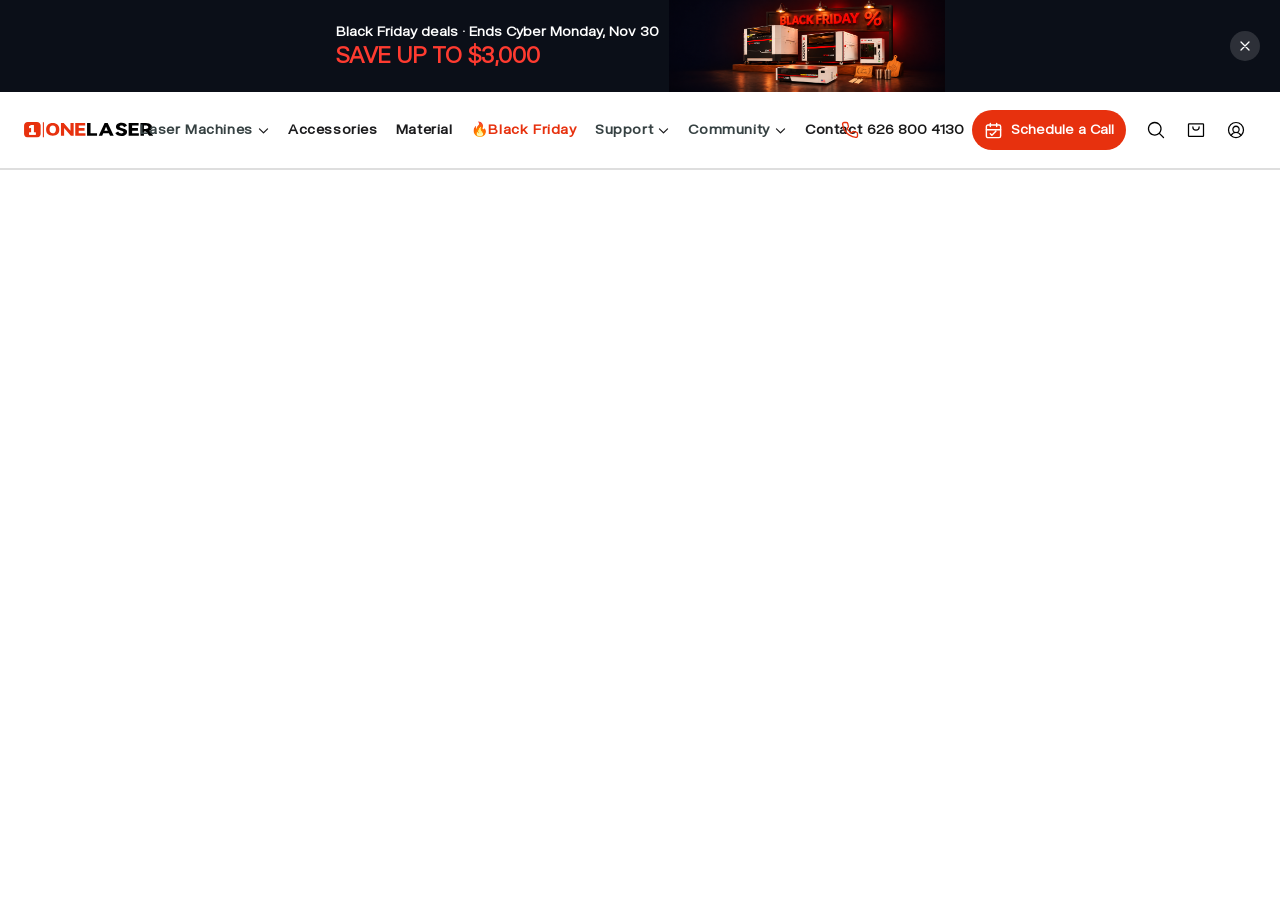
<file: preview/site-header.html>
<!DOCTYPE html>
<html class="js" lang="en"><head><meta charset="utf-8"/><meta content="width=device-width,initial-scale=1" name="viewport"/><base target="_top"/><style>
      #fv-loading-icon {
        visibility: visible;
        position: absolute;
        display: flex;
        justify-content: center;
        align-items: center;
        font-family: system-ui, sans-serif;
        font-size: 190vw;
        line-height: 1;
        word-wrap: break-word;
        top: 0;
        left: 0;
        margin: 0;
        text-decoration: none;
        filter: none;
        transition: all 0s;
        transform: none;
        width: 99vw;
        height: 99vh;
        max-width: 99vw;
        max-height: 99vh;
        pointer-events: none;
        z-index: -99;
        overflow: hidden;
        opacity: 0.0001;
      }
    </style><link href="../assets/site-shell/cabe909dcb4ac1a1c9a4.css" media="all" rel="stylesheet" type="text/css"/><style id="shopify-accelerated-checkout-cart">
        #shopify-buyer-consent {
  margin-top: 1em;
  display: inline-block;
  width: 100%;
}

#shopify-buyer-consent.hidden {
  display: none;
}

#shopify-subscription-policy-button {
  background: none;
  border: none;
  padding: 0;
  text-decoration: underline;
  font-size: inherit;
  cursor: pointer;
}

#shopify-subscription-policy-button::before {
  box-shadow: none;
}

      </style><link href="../assets/site-shell/af26a9ba60921e1099f4.css" media="all" rel="stylesheet"/><style data-shopify="">
      @font-face {
  font-family: Archivo;
  font-weight: 400;
  font-style: normal;
  font-display: swap;
  src: url("../assets/site-shell/9184f1faa3a9260818bb.woff2") format("woff2"),
       url("../assets/site-shell/1b1ab2112ad5244b9ded.woff") format("woff");
}

      @font-face {
  font-family: Archivo;
  font-weight: 700;
  font-style: normal;
  font-display: swap;
  src: url("../assets/site-shell/bfda007161bbc4994a79.woff2") format("woff2"),
       url("../assets/site-shell/779fb7da7abba0ea06c1.woff") format("woff");
}

      @font-face {
  font-family: Archivo;
  font-weight: 400;
  font-style: italic;
  font-display: swap;
  src: url("../assets/site-shell/e3c721efdc67962887e7.woff2") format("woff2"),
       url("../assets/site-shell/749dcab91bc5c7a085cf.woff") format("woff");
}

      @font-face {
  font-family: Archivo;
  font-weight: 700;
  font-style: italic;
  font-display: swap;
  src: url("../assets/site-shell/81c0dc6f8c4bae5e75d0.woff2") format("woff2"),
       url("../assets/site-shell/88169d2f8032ea2b6f2a.woff") format("woff");
}

      @font-face {
  font-family: Archivo;
  font-weight: 700;
  font-style: normal;
  font-display: swap;
  src: url("../assets/site-shell/bfda007161bbc4994a79.woff2") format("woff2"),
       url("../assets/site-shell/779fb7da7abba0ea06c1.woff") format("woff");
}



        :root,
        .color-scheme-1 {
          --color-background: 255,255,255;

          --gradient-background: #ffffff;




        --color-foreground: 51,51,51;
        --color-background-contrast: 191,191,191;
        --color-shadow: 14,27,77;
        --color-button: 231,49,14;
        --color-button-text: 239,240,245;
        --color-secondary-button: 255,255,255;
        --color-secondary-button-text: 231,49,14;
        --color-link: 231,49,14;
        --color-badge-foreground: 51,51,51;
        --color-badge-background: 255,255,255;
        --color-badge-border: 51,51,51;
        --payment-terms-background-color: rgb(255 255 255);
      }


        .color-scheme-2 {
          --color-background: 255,255,255;

          --gradient-background: #ffffff;




        --color-foreground: 51,51,51;
        --color-background-contrast: 191,191,191;
        --color-shadow: 14,27,77;
        --color-button: 14,27,77;
        --color-button-text: 255,255,255;
        --color-secondary-button: 255,255,255;
        --color-secondary-button-text: 14,27,77;
        --color-link: 14,27,77;
        --color-badge-foreground: 51,51,51;
        --color-badge-background: 255,255,255;
        --color-badge-border: 51,51,51;
        --payment-terms-background-color: rgb(255 255 255);
      }


        .color-scheme-3 {
          --color-background: 231,49,14;

          --gradient-background: #e7310e;




        --color-foreground: 255,255,255;
        --color-background-contrast: 111,24,7;
        --color-shadow: 14,27,77;
        --color-button: 255,255,255;
        --color-button-text: 14,27,77;
        --color-secondary-button: 231,49,14;
        --color-secondary-button-text: 255,255,255;
        --color-link: 255,255,255;
        --color-badge-foreground: 255,255,255;
        --color-badge-background: 231,49,14;
        --color-badge-border: 255,255,255;
        --payment-terms-background-color: rgb(231 49 14);
      }


        .color-scheme-4 {
          --color-background: 71,112,219;

          --gradient-background: #4770db;




        --color-foreground: 255,255,255;
        --color-background-contrast: 27,57,136;
        --color-shadow: 14,27,77;
        --color-button: 255,255,255;
        --color-button-text: 71,112,219;
        --color-secondary-button: 71,112,219;
        --color-secondary-button-text: 255,255,255;
        --color-link: 255,255,255;
        --color-badge-foreground: 255,255,255;
        --color-badge-background: 71,112,219;
        --color-badge-border: 255,255,255;
        --payment-terms-background-color: rgb(71 112 219);
      }


        .color-scheme-5 {
          --color-background: 231,49,14;

          --gradient-background: #e7310e;




        --color-foreground: 255,255,255;
        --color-background-contrast: 111,24,7;
        --color-shadow: 14,27,77;
        --color-button: 255,255,255;
        --color-button-text: 227,36,2;
        --color-secondary-button: 231,49,14;
        --color-secondary-button-text: 255,255,255;
        --color-link: 255,255,255;
        --color-badge-foreground: 255,255,255;
        --color-badge-background: 231,49,14;
        --color-badge-border: 255,255,255;
        --payment-terms-background-color: rgb(231 49 14);
      }


        .color-scheme-51cf3724-4779-4973-a724-58414828083f {
          --color-background: 241,242,246;

          --gradient-background: #f1f2f6;




        --color-foreground: 51,51,51;
        --color-background-contrast: 163,170,196;
        --color-shadow: 0,0,0;
        --color-button: 0,0,0;
        --color-button-text: 239,240,245;
        --color-secondary-button: 241,242,246;
        --color-secondary-button-text: 255,255,255;
        --color-link: 255,255,255;
        --color-badge-foreground: 51,51,51;
        --color-badge-background: 241,242,246;
        --color-badge-border: 51,51,51;
        --payment-terms-background-color: rgb(241 242 246);
      }


        .color-scheme-908c1e19-ba1e-4a9f-9acf-4bc3b582dbfb {
          --color-background: 240,242,245;

          --gradient-background: #f0f2f5;




        --color-foreground: 51,51,51;
        --color-background-contrast: 163,176,194;
        --color-shadow: 231,49,14;
        --color-button: 231,49,14;
        --color-button-text: 231,49,14;
        --color-secondary-button: 240,242,245;
        --color-secondary-button-text: 231,49,14;
        --color-link: 231,49,14;
        --color-badge-foreground: 51,51,51;
        --color-badge-background: 240,242,245;
        --color-badge-border: 51,51,51;
        --payment-terms-background-color: rgb(240 242 245);
      }


        .color-scheme-2a9b5a13-2577-422e-84ab-e3bdd57527ba {
          --color-background: 242,242,242;

          --gradient-background: #f2f2f2;




        --color-foreground: 54,65,66;
        --color-background-contrast: 178,178,178;
        --color-shadow: 14,27,77;
        --color-button: 71,112,219;
        --color-button-text: 239,240,245;
        --color-secondary-button: 242,242,242;
        --color-secondary-button-text: 14,27,77;
        --color-link: 14,27,77;
        --color-badge-foreground: 54,65,66;
        --color-badge-background: 242,242,242;
        --color-badge-border: 54,65,66;
        --payment-terms-background-color: rgb(242 242 242);
      }


        .color-scheme-9993ecb4-f83f-41e0-a75e-fff58d88211a {
          --color-background: 0,0,0;

          --gradient-background: #000000;




        --color-foreground: 255,255,255;
        --color-background-contrast: 128,128,128;
        --color-shadow: 14,27,77;
        --color-button: 255,255,255;
        --color-button-text: 239,240,245;
        --color-secondary-button: 0,0,0;
        --color-secondary-button-text: 255,255,255;
        --color-link: 255,255,255;
        --color-badge-foreground: 255,255,255;
        --color-badge-background: 0,0,0;
        --color-badge-border: 255,255,255;
        --payment-terms-background-color: rgb(0 0 0);
      }


        .color-scheme-00d5e531-0d24-4e5a-81ab-3e020ab22ddc {
          --color-background: 0,0,0;

          --gradient-background: #000000;




        --color-foreground: 255,255,255;
        --color-background-contrast: 128,128,128;
        --color-shadow: 255,255,255;
        --color-button: 255,255,255;
        --color-button-text: 255,255,255;
        --color-secondary-button: 0,0,0;
        --color-secondary-button-text: 255,255,255;
        --color-link: 255,255,255;
        --color-badge-foreground: 255,255,255;
        --color-badge-background: 0,0,0;
        --color-badge-border: 255,255,255;
        --payment-terms-background-color: rgb(0 0 0);
      }


        .color-scheme-91729dde-a7c4-477d-988e-63a7c28d8d8c {
          --color-background: 255,255,255;

          --gradient-background: #ffffff;




        --color-foreground: 255,255,255;
        --color-background-contrast: 191,191,191;
        --color-shadow: 231,49,14;
        --color-button: 231,49,14;
        --color-button-text: 239,240,245;
        --color-secondary-button: 255,255,255;
        --color-secondary-button-text: 231,49,14;
        --color-link: 231,49,14;
        --color-badge-foreground: 255,255,255;
        --color-badge-background: 255,255,255;
        --color-badge-border: 255,255,255;
        --payment-terms-background-color: rgb(255 255 255);
      }


        .color-scheme-c84aee3a-17c4-4d8b-82e5-78160c1875ad {
          --color-background: 0,0,0;

          --gradient-background: #000000;




        --color-foreground: 128,128,128;
        --color-background-contrast: 128,128,128;
        --color-shadow: 255,255,255;
        --color-button: 255,255,255;
        --color-button-text: 255,255,255;
        --color-secondary-button: 0,0,0;
        --color-secondary-button-text: 255,255,255;
        --color-link: 255,255,255;
        --color-badge-foreground: 128,128,128;
        --color-badge-background: 0,0,0;
        --color-badge-border: 128,128,128;
        --payment-terms-background-color: rgb(0 0 0);
      }


        .color-scheme-d9bf7724-1b98-47d9-b67b-6a743fc10a86 {
          --color-background: 0,0,0;

          --gradient-background: #000000;




        --color-foreground: 255,255,255;
        --color-background-contrast: 128,128,128;
        --color-shadow: 14,27,77;
        --color-button: 231,49,14;
        --color-button-text: 239,240,245;
        --color-secondary-button: 0,0,0;
        --color-secondary-button-text: 231,49,14;
        --color-link: 231,49,14;
        --color-badge-foreground: 255,255,255;
        --color-badge-background: 0,0,0;
        --color-badge-border: 255,255,255;
        --payment-terms-background-color: rgb(0 0 0);
      }


        .color-scheme-84e2b109-85dd-4c5e-93aa-34a95da6ea1c {
          --color-background: 245,245,247;

          --gradient-background: #f5f5f7;




        --color-foreground: 9,9,9;
        --color-background-contrast: 174,174,190;
        --color-shadow: 14,27,77;
        --color-button: 231,49,14;
        --color-button-text: 239,240,245;
        --color-secondary-button: 245,245,247;
        --color-secondary-button-text: 231,49,14;
        --color-link: 231,49,14;
        --color-badge-foreground: 9,9,9;
        --color-badge-background: 245,245,247;
        --color-badge-border: 9,9,9;
        --payment-terms-background-color: rgb(245 245 247);
      }


      body, .color-scheme-1, .color-scheme-2, .color-scheme-3, .color-scheme-4, .color-scheme-5, .color-scheme-51cf3724-4779-4973-a724-58414828083f, .color-scheme-908c1e19-ba1e-4a9f-9acf-4bc3b582dbfb, .color-scheme-2a9b5a13-2577-422e-84ab-e3bdd57527ba, .color-scheme-9993ecb4-f83f-41e0-a75e-fff58d88211a, .color-scheme-00d5e531-0d24-4e5a-81ab-3e020ab22ddc, .color-scheme-91729dde-a7c4-477d-988e-63a7c28d8d8c, .color-scheme-c84aee3a-17c4-4d8b-82e5-78160c1875ad, .color-scheme-d9bf7724-1b98-47d9-b67b-6a743fc10a86, .color-scheme-84e2b109-85dd-4c5e-93aa-34a95da6ea1c {
        color: rgba(var(--color-foreground), 0.75);
        background-color: rgb(var(--color-background));
      }

      :root {
        --font-body-family: Archivo, sans-serif;
        --font-body-style: normal;
        --font-body-weight: 400;
        --font-body-weight-bold: 700;

        --font-heading-family: Archivo, sans-serif;
        --font-heading-style: normal;
        --font-heading-weight: 700;

        --font-body-scale: 1.0;
        --font-heading-scale: 1.0;

        --media-padding: px;
        --media-border-opacity: 0.1;
        --media-border-width: 0px;
        --media-radius: 20px;
        --media-shadow-opacity: 0.0;
        --media-shadow-horizontal-offset: 0px;
        --media-shadow-vertical-offset: 4px;
        --media-shadow-blur-radius: 5px;
        --media-shadow-visible: 0;

        --page-width: 140rem;
        --page-width-margin: 0rem;

        --product-card-image-padding: 1.6rem;
        --product-card-corner-radius: 1.8rem;
        --product-card-text-alignment: left;
        --product-card-border-width: 0.1rem;
        --product-card-border-opacity: 1.0;
        --product-card-shadow-opacity: 0.0;
        --product-card-shadow-visible: 0;
        --product-card-shadow-horizontal-offset: 0.0rem;
        --product-card-shadow-vertical-offset: 0.4rem;
        --product-card-shadow-blur-radius: 0.5rem;

        --collection-card-image-padding: 1.6rem;
        --collection-card-corner-radius: 1.8rem;
        --collection-card-text-alignment: left;
        --collection-card-border-width: 0.1rem;
        --collection-card-border-opacity: 1.0;
        --collection-card-shadow-opacity: 0.0;
        --collection-card-shadow-visible: 0;
        --collection-card-shadow-horizontal-offset: 0.0rem;
        --collection-card-shadow-vertical-offset: 0.4rem;
        --collection-card-shadow-blur-radius: 0.5rem;

        --blog-card-image-padding: 1.6rem;
        --blog-card-corner-radius: 1.8rem;
        --blog-card-text-alignment: left;
        --blog-card-border-width: 0.1rem;
        --blog-card-border-opacity: 1.0;
        --blog-card-shadow-opacity: 0.0;
        --blog-card-shadow-visible: 0;
        --blog-card-shadow-horizontal-offset: 0.0rem;
        --blog-card-shadow-vertical-offset: 0.4rem;
        --blog-card-shadow-blur-radius: 0.5rem;

        --badge-corner-radius: 0.0rem;

        --popup-border-width: 1px;
        --popup-border-opacity: 0.1;
        --popup-corner-radius: 18px;
        --popup-shadow-opacity: 0.0;
        --popup-shadow-horizontal-offset: 0px;
        --popup-shadow-vertical-offset: 4px;
        --popup-shadow-blur-radius: 5px;

        --drawer-border-width: 0px;
        --drawer-border-opacity: 0.1;
        --drawer-shadow-opacity: 0.0;
        --drawer-shadow-horizontal-offset: 0px;
        --drawer-shadow-vertical-offset: 4px;
        --drawer-shadow-blur-radius: 5px;

        --spacing-sections-desktop: 0px;
        --spacing-sections-mobile: 0px;

        --grid-desktop-vertical-spacing: 28px;
        --grid-desktop-horizontal-spacing: 24px;
        --grid-mobile-vertical-spacing: 14px;
        --grid-mobile-horizontal-spacing: 12px;

        --text-boxes-border-opacity: 0.1;
        --text-boxes-border-width: 0px;
        --text-boxes-radius: 20px;
        --text-boxes-shadow-opacity: 0.0;
        --text-boxes-shadow-visible: 0;
        --text-boxes-shadow-horizontal-offset: 0px;
        --text-boxes-shadow-vertical-offset: 4px;
        --text-boxes-shadow-blur-radius: 5px;

        --buttons-radius: 40px;
        --buttons-radius-outset: 41px;
        --buttons-border-width: 1px;
        --buttons-border-opacity: 1.0;
        --buttons-shadow-opacity: 0.0;
        --buttons-shadow-visible: 0;
        --buttons-shadow-horizontal-offset: 0px;
        --buttons-shadow-vertical-offset: 4px;
        --buttons-shadow-blur-radius: 5px;
        --buttons-border-offset: 0.3px;

        --inputs-radius: 26px;
        --inputs-border-width: 1px;
        --inputs-border-opacity: 0.55;
        --inputs-shadow-opacity: 0.0;
        --inputs-shadow-horizontal-offset: 0px;
        --inputs-margin-offset: 0px;
        --inputs-shadow-vertical-offset: 4px;
        --inputs-shadow-blur-radius: 5px;
        --inputs-radius-outset: 27px;

        --variant-pills-radius: 40px;
        --variant-pills-border-width: 1px;
        --variant-pills-border-opacity: 0.55;
        --variant-pills-shadow-opacity: 0.0;
        --variant-pills-shadow-horizontal-offset: 0px;
        --variant-pills-shadow-vertical-offset: 4px;
        --variant-pills-shadow-blur-radius: 5px;
      }

      *,
      *::before,
      *::after {
        box-sizing: inherit;
      }

      html {
        box-sizing: border-box;
        font-size: calc(var(--font-body-scale) * 62.5%);
        height: 100%;
      }

      body {
        display: grid;
        grid-template-rows: auto auto 1fr auto;
        grid-template-columns: 100%;
        min-height: 100%;
        margin: 0;
        font-size: 1.5rem;
        letter-spacing: 0.06rem;
        line-height: calc(1 + 0.8 / var(--font-body-scale));
        font-family: var(--font-body-family);
        font-style: var(--font-body-style);
        font-weight: var(--font-body-weight);
      }

      @media screen and (min-width: 750px) {
        body {
          font-size: 1.6rem;
        }
      }

      /* friend referral 位置调整 */
      .sca_aff_customer_refer_container{
        left: 0;
        top: auto;
        bottom: 64px;
        padding-left: 0;
      }
      .sca_aff_customer_refer_container .sca_aff_customer_refer_button{
        padding: 14px 26px;
        border-radius: 30px;
      }
      @media screen and (max-width: 768px) {
        .sca_aff_customer_refer_container{
          display: none!important;
        }
      }
      /* popup位置调整 */
      .jdgm-popup-widget-wrapper .jdgm-popup-widget .jdgm-popup-widget__cards-container{
        bottom:150px;
      }
    </style><link href="../assets/site-shell/53b2455756338660c02b.css" media="all" rel="stylesheet" type="text/css"/><link href="../assets/site-shell/f26c9309f16f3590100e.css" media="all" rel="stylesheet" type="text/css"/><link href="../assets/site-shell/2a23aecb182d9dacb9ce.css" media="all" onload="this.media='all'" rel="stylesheet"/><link href="../assets/site-shell/e0b5cad2c0e1982d6f03.css" media="all" rel="stylesheet" type="text/css"/><link href="../assets/site-shell/0e641f3e993d6695dc9b.css" media="all" rel="stylesheet" type="text/css"/><link href="../assets/site-shell/b248f883c9b176ed0ed2.css" media="all" rel="stylesheet" type="text/css"/><link href="../assets/site-shell/74a27b03596a113b1f10.css" media="all" rel="stylesheet" type="text/css"/><link href="../assets/site-shell/94e62eeed0841e59817a.css" media="all" rel="stylesheet" type="text/css"/><link href="../assets/site-shell/363a1938a03b7a1fda17.css" media="all" onload="this.media='all'" rel="stylesheet"/><style>
.affirm-as-low-as[data-page-type="product"]:empty::before{content:"Loading Affirm payment options…";font-size:13px;line-height:1.5;color:#666}
@media(max-width:749px){.affirm-as-low-as[data-page-type="product"]{min-height:76px;box-sizing:border-box}}
</style><link href="../assets/site-shell/3a570513fd68942b2657.css" media="all" rel="stylesheet" type="text/css"/><style class="jdgm-settings-style">.jdgm-xx{left:0}:root{--jdgm-primary-color: #FA4616;--jdgm-secondary-color: rgba(250,70,22,0.1);--jdgm-star-color: #FA4616;--jdgm-write-review-text-color: white;--jdgm-write-review-bg-color: #FA4616;--jdgm-paginate-color: #FA4616;--jdgm-border-radius: 10;--jdgm-reviewer-name-color: #FA4616}.jdgm-histogram__bar-content{background-color:#FA4616}.jdgm-rev[data-verified-buyer=true] .jdgm-rev__icon.jdgm-rev__icon:after,.jdgm-rev__buyer-badge.jdgm-rev__buyer-badge{color:white;background-color:#FA4616}.jdgm-review-widget--small .jdgm-gallery.jdgm-gallery .jdgm-gallery__thumbnail-link:nth-child(8) .jdgm-gallery__thumbnail-wrapper.jdgm-gallery__thumbnail-wrapper:before{content:"See more"}@media only screen and (min-width: 768px){.jdgm-gallery.jdgm-gallery .jdgm-gallery__thumbnail-link:nth-child(8) .jdgm-gallery__thumbnail-wrapper.jdgm-gallery__thumbnail-wrapper:before{content:"See more"}}.jdgm-rev__thumb-btn{color:#FA4616}.jdgm-rev__thumb-btn:hover{opacity:0.8}.jdgm-rev__thumb-btn:not([disabled]):hover,.jdgm-rev__thumb-btn:hover,.jdgm-rev__thumb-btn:active,.jdgm-rev__thumb-btn:visited{color:#FA4616}.jdgm-preview-badge .jdgm-star.jdgm-star{color:#FA4616}.jdgm-prev-badge[data-average-rating='0.00']{display:none !important}.jdgm-widget.jdgm-all-reviews-widget,.jdgm-widget .jdgm-rev-widg{border:none;padding:0}.jdgm-author-all-initials{display:none !important}.jdgm-author-last-initial{display:none !important}.jdgm-rev-widg__title{visibility:hidden}.jdgm-rev-widg__summary-text{visibility:hidden}.jdgm-prev-badge__text{visibility:hidden}.jdgm-rev__prod-link-prefix:before{content:'about'}.jdgm-rev__variant-label:before{content:'Variant: '}.jdgm-rev__out-of-store-text:before{content:'(out of store)'}@media only screen and (min-width: 768px){.jdgm-rev__pics .jdgm-rev_all-rev-page-picture-separator,.jdgm-rev__pics .jdgm-rev__product-picture{display:none}}@media only screen and (max-width: 768px){.jdgm-rev__pics .jdgm-rev_all-rev-page-picture-separator,.jdgm-rev__pics .jdgm-rev__product-picture{display:none}}.jdgm-preview-badge[data-template="product"]{display:none !important}.jdgm-preview-badge[data-template="collection"]{display:none !important}.jdgm-preview-badge[data-template="index"]{display:none !important}.jdgm-review-widget[data-from-snippet="true"]{display:none !important}.jdgm-verified-count-badget[data-from-snippet="true"]{display:none !important}.jdgm-carousel-wrapper[data-from-snippet="true"]{display:none !important}.jdgm-all-reviews-text[data-from-snippet="true"]{display:none !important}.jdgm-medals-section[data-from-snippet="true"]{display:none !important}.jdgm-ugc-media-wrapper[data-from-snippet="true"]{display:none !important}.jdgm-rev__transparency-badge[data-badge-type="review_collected_via_store_invitation"]{display:none !important}.jdgm-rev__transparency-badge[data-badge-type="review_collected_from_another_provider"]{display:none !important}.jdgm-rev__transparency-badge[data-badge-type="review_collected_from_store_visitor"]{display:none !important}.jdgm-rev__transparency-badge[data-badge-type="review_earned_for_future_purchase"]{display:none !important}.jdgm-review-snippet-widget{--jdgm-snippet-card-color: #fff;--jdgm-snippet-text-color: #000;--jdgm-snippet-lighter-text-color: #7B7B7B;--jdgm-snippet-star-color: #FA4616;--jdgm-snippet-border-radius: 8px;--jdgm-snippet-arrows-bg-color: #fff;--jdgm-snippet-arrows-color: #000}.jdgm-review-snippet-widget .jdgm-rev-snippet-widget__cards-container .jdgm-rev-snippet-card{border-radius:8px;background:#fff}.jdgm-review-snippet-widget .jdgm-rev-snippet-widget__cards-container .jdgm-rev-snippet-card__rev-rating .jdgm-star{color:#FA4616}.jdgm-review-snippet-widget .jdgm-rev-snippet-widget__prev-btn,.jdgm-review-snippet-widget .jdgm-rev-snippet-widget__next-btn{border-radius:50%;background:#fff}.jdgm-review-snippet-widget .jdgm-rev-snippet-widget__prev-btn>svg,.jdgm-review-snippet-widget .jdgm-rev-snippet-widget__next-btn>svg{fill:#000}.jdgm-full-rev-modal.rev-snippet-widget .jm-mfp-container .jm-mfp-content,.jdgm-full-rev-modal.rev-snippet-widget .jm-mfp-container .jdgm-full-rev__icon,.jdgm-full-rev-modal.rev-snippet-widget .jm-mfp-container .jdgm-full-rev__pic-img,.jdgm-full-rev-modal.rev-snippet-widget .jm-mfp-container .jdgm-full-rev__reply{border-radius:8px}.jdgm-full-rev-modal.rev-snippet-widget .jm-mfp-container .jdgm-full-rev[data-verified-buyer="true"] .jdgm-full-rev__icon::after{border-radius:8px}.jdgm-full-rev-modal.rev-snippet-widget .jm-mfp-container .jdgm-full-rev .jdgm-rev__buyer-badge{border-radius:calc( 8px / 2 )}.jdgm-full-rev-modal.rev-snippet-widget .jm-mfp-container .jdgm-full-rev .jdgm-full-rev__replier::before{content:'OneLaser'}.jdgm-full-rev-modal.rev-snippet-widget .jm-mfp-container .jdgm-full-rev .jdgm-full-rev__product-button{border-radius:calc( 8px * 6 )}
</style><style class="jdgm-settings-style"></style><style class="jdgm-miracle-styles">
  @-webkit-keyframes jdgm-spin{0%{-webkit-transform:rotate(0deg);-ms-transform:rotate(0deg);transform:rotate(0deg)}100%{-webkit-transform:rotate(359deg);-ms-transform:rotate(359deg);transform:rotate(359deg)}}@keyframes jdgm-spin{0%{-webkit-transform:rotate(0deg);-ms-transform:rotate(0deg);transform:rotate(0deg)}100%{-webkit-transform:rotate(359deg);-ms-transform:rotate(359deg);transform:rotate(359deg)}}@font-face{font-family:'JudgemeStar';src:url("[data-uri]") format("woff");font-weight:normal;font-style:normal}.jdgm-star{font-family:'JudgemeStar';display:inline !important;text-decoration:none !important;padding:0 4px 0 0 !important;margin:0 !important;font-weight:bold;opacity:1;-webkit-font-smoothing:antialiased;-moz-osx-font-smoothing:grayscale}.jdgm-star:hover{opacity:1}.jdgm-star:last-of-type{padding:0 !important}.jdgm-star.jdgm--on:before{content:"\e000"}.jdgm-star.jdgm--off:before{content:"\e001"}.jdgm-star.jdgm--half:before{content:"\e002"}.jdgm-widget *{margin:0;line-height:1.4;-webkit-box-sizing:border-box;-moz-box-sizing:border-box;box-sizing:border-box;-webkit-overflow-scrolling:touch}.jdgm-hidden{display:none !important;visibility:hidden !important}.jdgm-temp-hidden{display:none}.jdgm-spinner{width:40px;height:40px;margin:auto;border-radius:50%;border-top:2px solid #eee;border-right:2px solid #eee;border-bottom:2px solid #eee;border-left:2px solid #ccc;-webkit-animation:jdgm-spin 0.8s infinite linear;animation:jdgm-spin 0.8s infinite linear}.jdgm-spinner:empty{display:block}.jdgm-prev-badge{display:block !important}

</style><script>window.Shopify={designMode:false,routes:{root:"https://www.1laser.com/"}};window.routes={cart_url:"https://www.1laser.com/cart",cart_add_url:"https://www.1laser.com/cart/add",cart_change_url:"https://www.1laser.com/cart/change",cart_update_url:"https://www.1laser.com/cart/update",predictive_search_url:"https://www.1laser.com/search/suggest"};window.cartStrings={error:"Please view your cart on OneLaser.",quantityError:"Please check quantity."};</script><script src="../assets/site-shell/eee121ac7221a01d3d13.js"></script><script defer="defer" src="../assets/site-shell/d95455f20bca8d7a7373.js"></script><script defer="defer" src="../assets/site-shell/51dce5bd0dc3cdec0fc8.js"></script><script defer="defer" src="../assets/site-shell/917388bfd67198ace858.js"></script><script defer="defer" src="../assets/site-shell/5d444b2038e4aa690827.js"></script><script defer="defer" src="../assets/site-shell/8bfb1c3e066944ceab16.js"></script><script defer="defer" src="../assets/site-shell/f3c8503f676a0254425d.js"></script><style>html{height:auto!important;overflow:hidden}body{height:auto!important;min-height:0!important;margin:0!important;display:block!important;padding:0!important}.shopify-section-group-header-group{position:relative!important;top:auto!important}.shopify-section-group-footer-group{margin:0!important}.footer{margin-top:0!important}.scroll-trigger{opacity:1!important;transform:none!important}.header-wrapper--border-bottom{border-bottom:1px solid #e3e5e8}html,body{min-height:100vh!important}#Details-menu-drawer-container[open] #menu-drawer{transform:translateX(0)!important;visibility:visible!important}#Details-menu-drawer-container[open] .menu-drawer__inner-container{visibility:visible!important}</style><link rel="stylesheet" href="../assets/store-shell.css?v=20261124-official-type"></head><body class="gradient" data-part="header"><section class="shopify-section shopify-section-group-header-group onelaser-promo-section" id="shopify-section-sections--29194136092706__onelaser_global_promo">
<onelaser-promo-banner class="ol-promo ol-promo--linked" data-countdown="true" data-editor="false" data-end="2026-11-30T23:59:59-08:00" data-expiry="show_message" data-remember="true" data-storage-key="ol-promo-sections--29194136092706__onelaser_global_promo-2026-11-30t23-59-59-08-00-save-up-to-3-000" style="--ol-promo-bg:#0b0f18;--ol-promo-text:#ffffff;--ol-promo-accent:#ff3b30;--ol-promo-timer:#252a35;--ol-promo-overlay:#000000;--ol-promo-opacity:0.0;--ol-promo-height:92px;--ol-promo-mobile-height:112px">
<div aria-hidden="true" class="ol-promo__overlay"></div>
<a aria-label="Shop the deals" class="ol-promo__whole-link" href="https://www.1laser.com/pages/bfcm26" target="_top"></a>
<div class="ol-promo__inner">
<div class="ol-promo__copy">
<p class="ol-promo__eyebrow">Black Friday deals · Ends Cyber Monday, Nov 30</p>
<p class="ol-promo__heading">SAVE UP TO $3,000</p>
</div>
<div aria-label="Black Friday deals end in" aria-live="off" class="ol-promo__clock" hidden="" role="timer">
<div class="ol-promo__unit"><span class="ol-promo__digit" data-unit="days">00</span><span class="ol-promo__label">Days</span><span aria-hidden="true" class="ol-promo__abbr">d</span></div>
<span aria-hidden="true" class="ol-promo__colon">:</span>
<div class="ol-promo__unit"><span class="ol-promo__digit" data-unit="hours">00</span><span class="ol-promo__label">Hours</span><span aria-hidden="true" class="ol-promo__abbr">h</span></div>
<span aria-hidden="true" class="ol-promo__colon">:</span>
<div class="ol-promo__unit"><span class="ol-promo__digit" data-unit="minutes">00</span><span class="ol-promo__label">Mins</span><span aria-hidden="true" class="ol-promo__abbr">m</span></div>
<span aria-hidden="true" class="ol-promo__colon">:</span>
<div class="ol-promo__unit"><span class="ol-promo__digit" data-unit="seconds">00</span><span class="ol-promo__label">Secs</span><span aria-hidden="true" class="ol-promo__abbr">s</span></div>
</div>
<p class="ol-promo__expired" hidden="">This event has ended.</p>
<div aria-hidden="true" class="ol-promo__art ol-promo__art--desktop" style="--ol-promo-art-width:360px;--ol-promo-art-natural-width:calc(var(--ol-promo-height) * 3.0);--ol-promo-art-y:50%;--ol-promo-art-zoom:1.0">
<img alt="" height="333" sizes="(max-width: 749px) 180px, 400px" src="../assets/site-shell/22420ea1175e07da1f72.png" width="1000"/>
</div>
</div>
<button aria-label="Close announcement" class="ol-promo__close" type="button"><svg aria-hidden="true" height="16" viewbox="0 0 20 20" width="16"><path d="m5 5 10 10M15 5 5 15" fill="none" stroke="currentColor" stroke-linecap="round" stroke-width="1.6"></path></svg></button>
</onelaser-promo-banner>
</section><div class="shopify-section shopify-section-group-header-group section-header" id="shopify-section-sections--29194136092706__header"><link href="../assets/site-shell/8f589678a0cc6fc5a316.css" media="all" rel="stylesheet" type="text/css"/>
<script defer="" src="../assets/site-shell/1a15230259f8187bb53a.js"></script>
<link href="../assets/site-shell/5a7cf8bb611190ef9e11.css" media="all" onload="this.media='all'" rel="stylesheet"/>
<link href="../assets/site-shell/3ce1d306b3732bad8e4f.css" media="all" onload="this.media='all'" rel="stylesheet"/>
<link href="../assets/site-shell/7bb827b44e3f233cb055.css" media="all" onload="this.media='all'" rel="stylesheet"/>
<link href="../assets/site-shell/7fb3a49d074e85ff0d5e.css" media="all" onload="this.media='all'" rel="stylesheet"/>
<link href="../assets/site-shell/beaf897ad80b61151edd.css" media="all" rel="stylesheet" type="text/css"/>
<link href="../assets/site-shell/74a27b03596a113b1f10.css" media="all" onload="this.media='all'" rel="stylesheet"/><style>
  header-drawer {
    justify-self: start;
    margin-left: -1.2rem;
  }@media screen and (min-width: 990px) {
      header-drawer {
        display: none;
      }
    }.menu-drawer-container {
    display: flex;
  }

  .list-menu {
    list-style: none;
    padding: 0;
    margin: 0;
  }

  .list-menu--inline {
    display: inline-flex;
    flex-wrap: wrap;
  }

  summary.list-menu__item {
    padding-right: 0;
  }

  .list-menu__item {
    display: flex;
    gap:4px;
    align-items: center;
    line-height: calc(1 + 0.3 / var(--font-body-scale));
  }

  .list-menu__item--link {
    text-decoration: none;
    padding-bottom: 1rem;
    padding-top: 1rem;
    line-height: calc(1 + 0.8 / var(--font-body-scale));
  }

  @media screen and (min-width: 750px) {
    .list-menu__item--link {
      padding-bottom: 0.5rem;
      padding-top: 0.5rem;
    }
  }

  .social-meida-fixed{
    display: flex;
    flex-direction: column;
    align-items: center;
    justify-content: center;
    width: fit-content;
    gap: 10px;
    position: fixed;
    left: 10px;
    bottom: 180px;

  }
  .social-meida-link{
    display: flex;
    align-items: center;
    justify-content: center;
    width: 24px;
    height: 24px;
  }
  .social-meida-link svg{
    width: 100%;
    height: 100%;
  }
  .social-meida-item{
    position: relative;
  }
  .social-meida-item:hover .social-meida-link{
    scale: 1.2;
  }
  .social-meida-fixed .fb_popup{
    position: absolute;
    left: 40px;
    display: flex;
    flex-direction: column;
    background: rgba(255, 255, 255, 0.4);
    backdrop-filter: blur(8px);
    -webkit-backdrop-filter: blur(15px);
    border: 1px solid rgba(255, 255, 255, 0.2);
    box-shadow: 0 4px 6px rgba(0, 0, 0, 0.1);
    border-radius: 25px;
    top: 0;
    transform: translateY(-46%);
    gap: 10px;
    display: none;
    overflow: hidden;
  }
  .social-meida-fixed .fb_popup_item{
    display: flex;
    gap: 20px;
    align-items: center;
    padding: 20px;
  }
  .social-meida-fixed .fb_popup_item:first-of-type{
    padding-bottom: 10px;
  }
  .social-meida-fixed .fb_popup_item:last-of-type{
    padding-top: 10px;
  }
  .social-meida-fixed .fb_popup_item:hover{
    background: #e7e7e7;
  }
  .social-meida-fixed .fb_popup_item svg{
    width: 42px;
    height: 42px;
  }
  .social-meida-fixed .fb_popup_item div{
    white-space: nowrap;
    color: #383838;
  }
  .social-meida-item_fb .social-meida-link{
    cursor: default;
  }
  .social-meida-item_fb:hover .fb_popup{

  }

  @media screen and (max-width: 750px) {
    .social-meida-fixed{
      display:none;
    }
  }
</style><style data-shopify="">.header {
    padding: 10px 3rem 10px 3rem;
  }

  .section-header {
    position: sticky; /* This is for fixing a Safari z-index issue. PR #2147 */
    top: calc(var(--sticky-announcement-slide-enabled, 0) * calc(var(--announcement-bar-height, 0px) - 1px));
    margin-bottom: 0px;
  }
  .section-header .one-annoucement-count-down{
    position: sticky; /* This is for fixing a Safari z-index issue. PR #2147 */
    top: calc(var(--sticky-announcement-slide-enabled, 0) * calc(var(--announcement-bar-height, 0px) - 1px));
    margin-bottom: 0px;
  }

  @media screen and (min-width: 750px) {
    .section-header {
      margin-bottom: 0px;
    }
  }

  @media screen and (min-width: 990px) {
    .header {
      padding-top: 20px;
      padding-bottom: 20px;
    }
  }
  @media screen and (max-width: 1000px) and (min-width:750px) {
    .section-header{
      margin-bottom: 0px;
      top: calc(var(--sticky-announcement-slide-enabled, 0) * calc(var(--announcement-bar-height, 0px) - 1px));
    }
    .section-header .one-annoucement-count-down{
      margin-bottom: 0px;
      top: calc(var(--sticky-announcement-slide-enabled, 0) * calc(var(--announcement-bar-height, 0px) - 1px));
    }
  }

  @media screen and (max-width: 750px) {
    .section-header{
      margin-bottom: 0px;
      top: calc(var(--sticky-announcement-slide-enabled, 0) * calc(var(--announcement-bar-height, 0px) - 1px));
    }
    .section-header .one-annoucement-count-down{
      margin-bottom: 0px;
      top: calc(var(--sticky-announcement-slide-enabled, 0) * calc(var(--announcement-bar-height, 0px) - 1px));
    }
  }

  @media screen and (min-width: 990px) {
    .section-header .header.page-width {
      width: 100%;
      max-width: 1480px;
      padding-left: 32px;
      padding-right: 32px;
    }
    .section-header .header--middle-left:not(.drawer-menu) {
      grid-template-columns: auto minmax(0, 1fr) auto;
      column-gap: clamp(20px, 3vw, 48px);
    }
    .section-header .header__inline-menu > .list-menu--inline {
      flex-wrap: nowrap;
      gap: clamp(16px, 2vw, 38px);
    }
    .section-header .header__inline-menu > .list-menu--inline > li {
      flex-shrink: 0;
      padding-left: 0;
      padding-right: 0;
    }
    .section-header .header__inline-menu .header__menu-item {
      white-space: nowrap;
    }
  }
  @media screen and (min-width: 990px) and (max-width: 1199px) {
    .section-header .header.page-width {
      padding-left: 24px;
      padding-right: 24px;
    }
    .section-header .header__inline-menu > .list-menu--inline {
      gap: 12px;
    }
    .section-header .header__inline-menu .header__menu-item {
      font-size: 13px;
    }
  }
  @media screen and (min-width: 1900px) {
    .section-header .header.page-width { max-width: 1600px; }
  }
  @media screen and (min-width: 2400px) {
    .section-header .header.page-width { max-width: 1800px; }
  }</style><sticky-header class="header-wrapper custom-header-wrapper__border_width color-scheme-2 gradient" data-sticky-type="always"><header class="header header--middle-left header--mobile-center page-width header--with-contacts header--has-menu header--has-social header--has-account">
<header-drawer data-breakpoint="tablet">
<details class="menu-drawer-container" id="Details-menu-drawer-container">
<summary aria-label="Menu" class="header__icon header__icon--menu header__icon--summary link focus-inset">
<span><svg class="icon icon-hamburger" fill="none" viewbox="0 0 18 16" xmlns="http://www.w3.org/2000/svg"><path d="M1 .5a.5.5 0 1 0 0 1h15.71a.5.5 0 0 0 0-1zM.5 8a.5.5 0 0 1 .5-.5h15.71a.5.5 0 0 1 0 1H1A.5.5 0 0 1 .5 8m0 7a.5.5 0 0 1 .5-.5h15.71a.5.5 0 0 1 0 1H1a.5.5 0 0 1-.5-.5" fill="currentColor"></path></svg>
<svg class="icon icon-close" fill="none" viewbox="0 0 18 17" xmlns="http://www.w3.org/2000/svg"><path d="M.865 15.978a.5.5 0 0 0 .707.707l7.433-7.431 7.579 7.282a.501.501 0 0 0 .846-.37.5.5 0 0 0-.153-.351L9.712 8.546l7.417-7.416a.5.5 0 1 0-.707-.708L8.991 7.853 1.413.573a.5.5 0 1 0-.693.72l7.563 7.268z" fill="currentColor"></path></svg>
</span>
</summary>
<div class="gradient menu-drawer motion-reduce color-scheme-2" id="menu-drawer">
<div class="menu-drawer__inner-container">
<div class="menu-drawer__navigation-container">
<nav class="menu-drawer__navigation custom-menu-drawer__navigation">
<ul class="menu-drawer__menu has-submenu list-menu custom_drawer__menu" role="list"><li class="menu-drawer__item-wrapper"><div class="custom-accordion-item accordion-level-1">
<div class="custom-accordion-toggle menu-drawer__menu-item list-menu__item link link--text">
<span>Laser Machines</span>
<span class="menu-arrow-icon">
<svg fill="#000" height="18" viewbox="0 0 256 256" width="18" xmlns="http://www.w3.org/2000/svg">
<path d="M213.66,101.66l-80,80a8,8,0,0,1-11.32,0l-80-80A8,8,0,0,1,53.66,90.34L128,164.69l74.34-74.35a8,8,0,0,1,11.32,11.32Z"></path>
</svg>
</span>
</div>
<div class="custom-accordion-content">
<ul class="menu-drawer__menu list-menu" role="list"><li class="menu-drawer__item-wrapper sub-item-wrapper"><a class="accordion-level-2-direct-link menu-drawer__menu-item list-menu__item link link--text accordion-level-2-link" href="https://www.1laser.com/collections/laser-engraving-cutting-marking-machines" target="_top"><span class="customs-accordion-menut__txet customs-special-menu__txet">
                                    Explore all machines
                                  </span>
<span class="external-arrow-icon">
<svg fill="none" height="16" stroke="#000" stroke-width="2" viewbox="0 0 24 24" width="16" xmlns="http://www.w3.org/2000/svg">
<path d="M7 17L17 7M17 7H7M17 7v10" stroke-linecap="round" stroke-linejoin="round"></path>
</svg>
</span>
</a></li><li class="menu-drawer__item-wrapper sub-item-wrapper"><div class="custom-accordion-item accordion-level-2">
<div class="custom-accordion-toggle menu-drawer__menu-item list-menu__item link link--text">
<span>X Series</span>
<span class="menu-arrow-icon">
<svg fill="#000" height="18" viewbox="0 0 256 256" width="18" xmlns="http://www.w3.org/2000/svg">
<path d="M213.66,101.66l-80,80a8,8,0,0,1-11.32,0l-80-80A8,8,0,0,1,53.66,90.34L128,164.69l74.34-74.35a8,8,0,0,1,11.32,11.32Z"></path>
</svg>
</span>
</div>
<div class="custom-accordion-content accordion-content-level-3">
<ul class="menu-drawer__menu list-menu" role="list"><li class="menu-drawer__item-wrapper sub-item-wrapper">
<a class="menu-drawer_items-custom menu-drawer__menu-item list-menu__item link link--text accordion-level-3-link" href="https://www.1laser.com/products/onelaser-xrf-desktop-laser-machine" target="_top">
<span class="customs-accordion-menut_title">XRF</span><span class="customs-accordion-menut__description">
                                                Performance Desktop Laser Engraver (38W RF)
                                              </span></a>
</li></ul>
</div>
</div></li><li class="menu-drawer__item-wrapper sub-item-wrapper"><div class="custom-accordion-item accordion-level-2">
<div class="custom-accordion-toggle menu-drawer__menu-item list-menu__item link link--text">
<span>Cobra Series</span>
<span class="menu-arrow-icon">
<svg fill="#000" height="18" viewbox="0 0 256 256" width="18" xmlns="http://www.w3.org/2000/svg">
<path d="M213.66,101.66l-80,80a8,8,0,0,1-11.32,0l-80-80A8,8,0,0,1,53.66,90.34L128,164.69l74.34-74.35a8,8,0,0,1,11.32,11.32Z"></path>
</svg>
</span>
</div>
<div class="custom-accordion-content accordion-content-level-3">
<ul class="menu-drawer__menu list-menu" role="list"><li class="menu-drawer__item-wrapper sub-item-wrapper">
<a class="menu-drawer_items-custom menu-drawer__menu-item list-menu__item link link--text accordion-level-3-link" href="https://www.1laser.com/products/cobra-8-90w-co2-laser-engraver-cutter" target="_top">
<span class="customs-accordion-menut_title">Cobra 8</span><span class="customs-accordion-menut__description">
                                                Workshop Essential Laser Engraver/Cutter (90W Glass)
                                              </span></a>
</li><li class="menu-drawer__item-wrapper sub-item-wrapper">
<a class="menu-drawer_items-custom menu-drawer__menu-item list-menu__item link link--text accordion-level-3-link" href="https://www.1laser.com/products/cobra-10-100w-co2-laser-engraver-cutter" target="_top">
<span class="customs-accordion-menut_title">Cobra 10</span><span class="customs-accordion-menut__description">
                                                Workshop Essential Laser Engraver/Cutter (100W Glass)
                                              </span></a>
</li><li class="menu-drawer__item-wrapper sub-item-wrapper">
<a class="menu-drawer_items-custom menu-drawer__menu-item list-menu__item link link--text accordion-level-3-link" href="https://www.1laser.com/products/cobra-14-130w-co2-laser-engraver-cutter" target="_top">
<span class="customs-accordion-menut_title">Cobra 14</span><span class="customs-accordion-menut__description">
                                                Workshop Essential Laser Engraver/Cutter (130W Glass)
                                              </span></a>
</li></ul>
</div>
</div></li><li class="menu-drawer__item-wrapper sub-item-wrapper"><div class="custom-accordion-item accordion-level-2">
<div class="custom-accordion-toggle menu-drawer__menu-item list-menu__item link link--text">
<span>Hydra Series</span>
<span class="menu-arrow-icon">
<svg fill="#000" height="18" viewbox="0 0 256 256" width="18" xmlns="http://www.w3.org/2000/svg">
<path d="M213.66,101.66l-80,80a8,8,0,0,1-11.32,0l-80-80A8,8,0,0,1,53.66,90.34L128,164.69l74.34-74.35a8,8,0,0,1,11.32,11.32Z"></path>
</svg>
</span>
</div>
<div class="custom-accordion-content accordion-content-level-3">
<ul class="menu-drawer__menu list-menu" role="list"><li class="menu-drawer__item-wrapper sub-item-wrapper">
<a class="menu-drawer_items-custom menu-drawer__menu-item list-menu__item link link--text accordion-level-3-link" href="https://www.1laser.com/products/hydra-7-gen-2-70w-rf-co2-dual-laser-machine" target="_top">
<span class="customs-accordion-menut_title">Hydra 7 Gen2</span><span class="customs-accordion-menut__description">
                                                Industrial RF Laser Engraver (70W RF)
                                              </span></a>
</li><li class="menu-drawer__item-wrapper sub-item-wrapper">
<a class="menu-drawer_items-custom menu-drawer__menu-item list-menu__item link link--text accordion-level-3-link" href="https://www.1laser.com/products/hydra-9-gen-2-70w-rf-co2-dual-laser-machine" target="_top">
<span class="customs-accordion-menut_title">Hydra 9 Gen2</span></a>
</li><li class="menu-drawer__item-wrapper sub-item-wrapper">
<a class="menu-drawer_items-custom menu-drawer__menu-item list-menu__item link link--text accordion-level-3-link" href="https://www.1laser.com/products/hydra-13-gen-2-70w-rf-co2-dual-laser-machine" target="_top">
<span class="customs-accordion-menut_title">Hydra 13 Gen2</span><span class="customs-accordion-menut__description">
                                                CO₂ Glass/RF Industrial Hybrid Laser Engraver
                                              </span></a>
</li><li class="menu-drawer__item-wrapper sub-item-wrapper">
<a class="menu-drawer_items-custom menu-drawer__menu-item list-menu__item link link--text accordion-level-3-link" href="https://www.1laser.com/products/hydra-16-gen-2-70w-rf-co2-dual-laser-machine" target="_top">
<span class="customs-accordion-menut_title">Hydra 16 Gen2</span><span class="customs-accordion-menut__description">
                                                CO₂ Glass/RF Industrial Hybrid Laser Engraver
                                              </span></a>
</li></ul>
</div>
</div></li><li class="menu-drawer__item-wrapper sub-item-wrapper"><a class="accordion-level-2-direct-link menu-drawer__menu-item list-menu__item link link--text accordion-level-2-link" href="https://www.1laser.com/products/vertigo-vertical-laser-engraver" target="_top"><span class="customs-accordion-menut__txet">
                                    VertiGo
                                  </span>
<span class="external-arrow-icon">
<svg fill="none" height="16" stroke="#000" stroke-width="2" viewbox="0 0 24 24" width="16" xmlns="http://www.w3.org/2000/svg">
<path d="M7 17L17 7M17 7H7M17 7v10" stroke-linecap="round" stroke-linejoin="round"></path>
</svg>
</span>
</a></li></ul>
</div>
</div></li><li class="menu-drawer__item-wrapper"><a class="menu-drawer__menu-item list-menu__item link link--text focus-inset accordion-level-1-link" href="https://www.1laser.com/collections/laser-accessories" target="_top">
<span>Accessories</span>
<span class="external-arrow-icon">
<svg fill="none" height="16" stroke="#000" stroke-width="2" viewbox="0 0 24 24" width="16" xmlns="http://www.w3.org/2000/svg">
<path d="M7 17L17 7M17 7H7M17 7v10" stroke-linecap="round" stroke-linejoin="round"></path>
</svg>
</span>
</a></li><li class="menu-drawer__item-wrapper"><a class="menu-drawer__menu-item list-menu__item link link--text focus-inset accordion-level-1-link" href="https://www.1laser.com/collections/materials-for-laser-engraving-cutting" target="_top">
<span>Material</span>
<span class="external-arrow-icon">
<svg fill="none" height="16" stroke="#000" stroke-width="2" viewbox="0 0 24 24" width="16" xmlns="http://www.w3.org/2000/svg">
<path d="M7 17L17 7M17 7H7M17 7v10" stroke-linecap="round" stroke-linejoin="round"></path>
</svg>
</span>
</a></li><li class="menu-drawer__item-wrapper"><a class="menu-drawer__menu-item list-menu__item link link--text focus-inset accordion-level-1-link" href="https://www.1laser.com/pages/bfcm26" target="_top">
<span>🔥Black Friday</span>
<span class="external-arrow-icon">
<svg fill="none" height="16" stroke="#000" stroke-width="2" viewbox="0 0 24 24" width="16" xmlns="http://www.w3.org/2000/svg">
<path d="M7 17L17 7M17 7H7M17 7v10" stroke-linecap="round" stroke-linejoin="round"></path>
</svg>
</span>
</a></li><li class="menu-drawer__item-wrapper"><div class="custom-accordion-item accordion-level-1">
<div class="custom-accordion-toggle menu-drawer__menu-item list-menu__item link link--text">
<span>Support</span>
<span class="menu-arrow-icon">
<svg fill="#000" height="18" viewbox="0 0 256 256" width="18" xmlns="http://www.w3.org/2000/svg">
<path d="M213.66,101.66l-80,80a8,8,0,0,1-11.32,0l-80-80A8,8,0,0,1,53.66,90.34L128,164.69l74.34-74.35a8,8,0,0,1,11.32,11.32Z"></path>
</svg>
</span>
</div>
<div class="custom-accordion-content">
<ul class="menu-drawer__menu list-menu" role="list"><li class="menu-drawer__item-wrapper sub-item-wrapper"><a class="accordion-level-2-direct-link menu-drawer__menu-item list-menu__item link link--text accordion-level-2-link" href="https://zohodesk.1laser.com/portal/en/newticket?departmentId=1041815000001167070&amp;layoutId=1041815000001177509&amp;_gl=1*1rupdpi*_gcl_au*MTY5MzQzMDY1OC4xNzc4NzQ3NTY4LjM4ODUyNTc2OS4xNzgzOTkwMDM2LjE3ODM5OTAwMzU." target="_top"><span class="customs-accordion-menut__txet">
                                    Submit a Ticket
                                  </span>
<span class="external-arrow-icon">
<svg fill="none" height="16" stroke="#000" stroke-width="2" viewbox="0 0 24 24" width="16" xmlns="http://www.w3.org/2000/svg">
<path d="M7 17L17 7M17 7H7M17 7v10" stroke-linecap="round" stroke-linejoin="round"></path>
</svg>
</span>
</a></li><li class="menu-drawer__item-wrapper sub-item-wrapper"><a class="accordion-level-2-direct-link menu-drawer__menu-item list-menu__item link link--text accordion-level-2-link" href="https://www.1laser.com/products/sales-consultation-call" target="_top"><span class="customs-accordion-menut__txet">
                                    Get a Quote
                                  </span>
<span class="external-arrow-icon">
<svg fill="none" height="16" stroke="#000" stroke-width="2" viewbox="0 0 24 24" width="16" xmlns="http://www.w3.org/2000/svg">
<path d="M7 17L17 7M17 7H7M17 7v10" stroke-linecap="round" stroke-linejoin="round"></path>
</svg>
</span>
</a></li><li class="menu-drawer__item-wrapper sub-item-wrapper"><a class="accordion-level-2-direct-link menu-drawer__menu-item list-menu__item link link--text accordion-level-2-link" href="https://www.1laser.com/products/engineer-1-on-1-training-support" target="_top"><span class="customs-accordion-menut__txet">
                                    1-on-1 Training
                                  </span>
<span class="external-arrow-icon">
<svg fill="none" height="16" stroke="#000" stroke-width="2" viewbox="0 0 24 24" width="16" xmlns="http://www.w3.org/2000/svg">
<path d="M7 17L17 7M17 7H7M17 7v10" stroke-linecap="round" stroke-linejoin="round"></path>
</svg>
</span>
</a></li><li class="menu-drawer__item-wrapper sub-item-wrapper"><a class="accordion-level-2-direct-link menu-drawer__menu-item list-menu__item link link--text accordion-level-2-link" href="https://www.1laser.com/pages/shipping-policy" target="_top"><span class="customs-accordion-menut__txet">
                                    Policy
                                  </span>
<span class="external-arrow-icon">
<svg fill="none" height="16" stroke="#000" stroke-width="2" viewbox="0 0 24 24" width="16" xmlns="http://www.w3.org/2000/svg">
<path d="M7 17L17 7M17 7H7M17 7v10" stroke-linecap="round" stroke-linejoin="round"></path>
</svg>
</span>
</a></li><li class="menu-drawer__item-wrapper sub-item-wrapper"><a class="accordion-level-2-direct-link menu-drawer__menu-item list-menu__item link link--text accordion-level-2-link" href="https://www.1laser.com/pages/financing" target="_top"><span class="customs-accordion-menut__txet">
                                    Financing
                                  </span>
<span class="external-arrow-icon">
<svg fill="none" height="16" stroke="#000" stroke-width="2" viewbox="0 0 24 24" width="16" xmlns="http://www.w3.org/2000/svg">
<path d="M7 17L17 7M17 7H7M17 7v10" stroke-linecap="round" stroke-linejoin="round"></path>
</svg>
</span>
</a></li><li class="menu-drawer__item-wrapper sub-item-wrapper"><a class="accordion-level-2-direct-link menu-drawer__menu-item list-menu__item link link--text accordion-level-2-link" href="https://www.1laser.com/blogs/topic" target="_top"><span class="customs-accordion-menut__txet">
                                    Blogs
                                  </span>
<span class="external-arrow-icon">
<svg fill="none" height="16" stroke="#000" stroke-width="2" viewbox="0 0 24 24" width="16" xmlns="http://www.w3.org/2000/svg">
<path d="M7 17L17 7M17 7H7M17 7v10" stroke-linecap="round" stroke-linejoin="round"></path>
</svg>
</span>
</a></li><li class="menu-drawer__item-wrapper sub-item-wrapper"><a class="accordion-level-2-direct-link menu-drawer__menu-item list-menu__item link link--text accordion-level-2-link" href="https://wiki.1laser.com" target="_top"><span class="customs-accordion-menut__txet">
                                    Product Knowledge Base
                                  </span>
<span class="external-arrow-icon">
<svg fill="none" height="16" stroke="#000" stroke-width="2" viewbox="0 0 24 24" width="16" xmlns="http://www.w3.org/2000/svg">
<path d="M7 17L17 7M17 7H7M17 7v10" stroke-linecap="round" stroke-linejoin="round"></path>
</svg>
</span>
</a></li></ul>
</div>
</div></li><li class="menu-drawer__item-wrapper"><div class="custom-accordion-item accordion-level-1">
<div class="custom-accordion-toggle menu-drawer__menu-item list-menu__item link link--text">
<span>Community</span>
<span class="menu-arrow-icon">
<svg fill="#000" height="18" viewbox="0 0 256 256" width="18" xmlns="http://www.w3.org/2000/svg">
<path d="M213.66,101.66l-80,80a8,8,0,0,1-11.32,0l-80-80A8,8,0,0,1,53.66,90.34L128,164.69l74.34-74.35a8,8,0,0,1,11.32,11.32Z"></path>
</svg>
</span>
</div>
<div class="custom-accordion-content">
<ul class="menu-drawer__menu list-menu" role="list"><li class="menu-drawer__item-wrapper sub-item-wrapper"><a class="accordion-level-2-direct-link menu-drawer__menu-item list-menu__item link link--text accordion-level-2-link" href="https://af.uppromote.com/OneLaser/register" target="_top"><span class="customs-accordion-menut__txet">
                                    Become Affiliate
                                  </span>
<span class="external-arrow-icon">
<svg fill="none" height="16" stroke="#000" stroke-width="2" viewbox="0 0 24 24" width="16" xmlns="http://www.w3.org/2000/svg">
<path d="M7 17L17 7M17 7H7M17 7v10" stroke-linecap="round" stroke-linejoin="round"></path>
</svg>
</span>
</a></li><li class="menu-drawer__item-wrapper sub-item-wrapper"><a class="accordion-level-2-direct-link menu-drawer__menu-item list-menu__item link link--text accordion-level-2-link" href="https://www.1laser.com/pages/onelaser-rewards" target="_top"><span class="customs-accordion-menut__txet">
                                    Purchase Rewards
                                  </span>
<span class="external-arrow-icon">
<svg fill="none" height="16" stroke="#000" stroke-width="2" viewbox="0 0 24 24" width="16" xmlns="http://www.w3.org/2000/svg">
<path d="M7 17L17 7M17 7H7M17 7v10" stroke-linecap="round" stroke-linejoin="round"></path>
</svg>
</span>
</a></li><li class="menu-drawer__item-wrapper sub-item-wrapper"><a class="accordion-level-2-direct-link menu-drawer__menu-item list-menu__item link link--text accordion-level-2-link" href="https://www.1laser.com/pages/laser-engraving-community" target="_top"><span class="customs-accordion-menut__txet">
                                    Join Community
                                  </span>
<span class="external-arrow-icon">
<svg fill="none" height="16" stroke="#000" stroke-width="2" viewbox="0 0 24 24" width="16" xmlns="http://www.w3.org/2000/svg">
<path d="M7 17L17 7M17 7H7M17 7v10" stroke-linecap="round" stroke-linejoin="round"></path>
</svg>
</span>
</a></li><li class="menu-drawer__item-wrapper sub-item-wrapper"><a class="accordion-level-2-direct-link menu-drawer__menu-item list-menu__item link link--text accordion-level-2-link" href="https://www.1laser.com/pages/testimonials" target="_top"><span class="customs-accordion-menut__txet">
                                    Testimonials
                                  </span>
<span class="external-arrow-icon">
<svg fill="none" height="16" stroke="#000" stroke-width="2" viewbox="0 0 24 24" width="16" xmlns="http://www.w3.org/2000/svg">
<path d="M7 17L17 7M17 7H7M17 7v10" stroke-linecap="round" stroke-linejoin="round"></path>
</svg>
</span>
</a></li></ul>
</div>
</div></li><li class="menu-drawer__item-wrapper"><a class="menu-drawer__menu-item list-menu__item link link--text focus-inset accordion-level-1-link" href="https://www.1laser.com/pages/contact-us" target="_top">
<span>Contact</span>
<span class="external-arrow-icon">
<svg fill="none" height="16" stroke="#000" stroke-width="2" viewbox="0 0 24 24" width="16" xmlns="http://www.w3.org/2000/svg">
<path d="M7 17L17 7M17 7H7M17 7v10" stroke-linecap="round" stroke-linejoin="round"></path>
</svg>
</span>
</a></li></ul>
<div class="ol-mobile-menu-links"><a href="https://www.1laser.com/search" target="_top">Search</a><a href="https://www.1laser.com/account/login" target="_top">Account</a></div>
<div class="ol-header-contact ol-header-contact--drawer" style="--ol-booking-color: #e7310e;">
<a aria-label="Call OneLaser at 626 800 4130" class="ol-header-contact__phone" href="tel:+16268004130" target="_top">
<svg aria-hidden="true" fill="none" height="18" stroke="currentColor" stroke-linecap="round" stroke-linejoin="round" stroke-width="1.8" viewbox="0 0 24 24" width="18"><path d="M22 16.9v3a2 2 0 0 1-2.2 2 19.8 19.8 0 0 1-8.6-3.1 19.5 19.5 0 0 1-6-6A19.8 19.8 0 0 1 2.1 4.1 2 2 0 0 1 4.1 2h3a2 2 0 0 1 2 1.7c.1 1 .3 2 .7 2.9a2 2 0 0 1-.5 2.1L8 10a16 16 0 0 0 6 6l1.3-1.3a2 2 0 0 1 2.1-.5c.9.4 1.9.6 2.9.7a2 2 0 0 1 1.7 2Z"></path></svg>
<span>626 800 4130</span>
</a>
<a aria-haspopup="dialog" aria-label="Schedule a Sales Call" class="ol-header-contact__book" data-close-label="Close appointment calendar" data-error="The calendar could not load. Open the booking page to choose your time." data-fallback-label="Open booking page" data-loading="Opening appointment calendar…" data-ol-booking="" data-product-handle="sales-consultation-call" href="https://www.1laser.com/products/sales-consultation-call#book" target="_top">
<svg aria-hidden="true" fill="none" height="19" stroke="currentColor" stroke-linecap="round" stroke-linejoin="round" stroke-width="1.8" viewbox="0 0 24 24" width="19"><rect height="16" rx="2" width="18" x="3" y="5"></rect><path d="M16 3v4M8 3v4M3 11h18m-13 5 2 2 5-5"></path></svg>
<span class="ol-header-contact__full">Schedule a Sales Call</span>
<span aria-hidden="true" class="ol-header-contact__short">Schedule a Call</span>
</a>
</div>
</nav>
<div class="menu-drawer__utility-links"></div>
</div>
</div>
</div>
</details>
</header-drawer>
<style>
  .custom-menu-drawer__navigation {
    padding: 12px 24px;
    text-align: left;
  }
  .menu-drawer__menu > .menu-drawer__item-wrapper {
    border-bottom: 1px solid #D2D2D7
  }

  .menu-drawer__menu .menu-drawer__menu-item,
  .custom-accordion-toggle {
    display: flex !important;
    align-items: center;
    justify-content: space-between;
    font-weight: 400;
    text-decoration: none;
    background: transparent !important;
    cursor: pointer;
    min-height: 48px;
    gap: 16px;
    color: #000;
    line-height: 1.4;
    padding: 0;
    font-family: Certia-ExtraBold;
  }
  .custom-accordion-item.is-open .menu-drawer_items-custom {
    flex-direction: column;
    align-items: flex-start;
    justify-content: center;
    gap: 4px;
    padding: 12px 0;
  }
  .accordion-level-1 > .custom-accordion-toggle,
  .accordion-level-1-link {
    font-size: 15px;
    font-weight: 700;
    padding: 0;
  }
  .accordion-level-2 > .custom-accordion-toggle,
  .accordion-level-2-link {
    font-size: 15px;
    font-weight: 700;
  }
  .accordion-level-3-link {
    font-size: 15px;
    font-weight: 400;
    opacity: 0.85;
  }
  .customs-accordion-menut__txet {
    color: #000000;
    font-weight: 700;
    font-size: 15px;
  }
  .customs-special-menu__txet {
    color: #d92d0d;
  }
  .customs-accordion-menut_title{
    color:#000;
    font-weight:700;
  }
  .customs-accordion-menut__description {
    color: #6b6b70;
    font-size: 12px;
    line-height: 1.5;
  }
  .menu-drawer__submenu,
  .menu-drawer__close-button {
    display: none !important;
  }

  .custom-accordion-content {
    display: none;
    padding-left: 16px;
    background-color: rgba(0, 0, 0, 0.15);
  }

  .custom-accordion-item.is-open > .custom-accordion-content {
    display: block !important;
    padding: 4px 16px 12px;
    margin-bottom: 12px;
    border-radius: 16px;
    background: #f5f5f7;
  }

  .custom-accordion-item.is-open > .accordion-content-level-3 {
    padding: 0 0 8px 12px !important;
    margin: 0;
  }

  .sub-item-wrapper {
    border-bottom: 1px solid rgba(255, 255, 255, 0.08);
  }
  .sub-item-wrapper:last-child {
    border-bottom: none;
  }

  .menu-arrow-icon svg {
    width: 16px;
    height: 16px;
    transition: transform 0.2s ease;
  }
  .custom-accordion-item.is-open > .custom-accordion-toggle .menu-arrow-icon svg {
    transform: rotate(180deg);
  }

  .external-arrow-icon svg {
    width: 16px;
    height: 16px;
    stroke: currentColor;
  }
</style>
<script>
  document.addEventListener('click', function (e) {
    const toggle = e.target.closest('.custom-accordion-toggle');
    if (!toggle) return;

    e.preventDefault();
    e.stopPropagation();

    const parentItem = toggle.closest('.custom-accordion-item');
    if (parentItem) {
      parentItem.classList.toggle('is-open');
    }
  });
</script>
<div class="header__heading"><a class="header__heading-link link link--text focus-inset" href="https://www.1laser.com/" target="_top"><div class="header__heading-logo-wrapper" style="--logo-custom-width: 150px;">
<img alt="OneLaser" class="header__heading-logo logo--primary motion-reduce" height="19.607843137254903" sizes="(max-width: 300px) 50vw, 150px" src="../assets/site-shell/1df3660b7469f1bb6f17.svg" width="150"/>
<img alt="OneLaser" class="header__heading-logo logo--transparent motion-reduce" height="19.607843137254903" sizes="(max-width: 300px) 50vw, 150px" src="../assets/site-shell/eb085baad016ecf215d4.svg" width="150"/>
</div></a></div>
<style>
    .header__inline-menu details .header__submenu_2_container {
      width: 100%;
      display: flex;
      justify-content: center;
      position: fixed;
      left: 0;
      background: #f0f2f5;
      padding: 0;
      z-index: 99;
    }

  .header__inline-menu details .header__submenu_2_container::before {
    content: "";
    position: absolute;
    top: -60px;
    left: 0;
    width: 100vw;
    height: 60px;
    background: transparent;
    pointer-events: none;
    z-index: -1;
  }

    .header__inline-menu details .header__submenu_2 {
      width: 100%;
      left: 0;
      position: relative;
      display: flex;
      flex-wrap: wrap;
      padding: 1rem 0;
      width: 126rem;
      min-width: auto;
      background: transparent;
      border: none;
    }

    .header__inline-menu details .header__submenu_2 > li {
      width: 20%;
      flex-shrink: 0;
    }

    .header__inline-menu details .header__submenu_2 .header__menu-item_2_summary > svg {
      display: none;
    }

    .header__inline-menu details .header__submenu_2 .header__menu-item_2_summary,
    .header__inline-menu details .header__submenu_2_link {
       font-weight: 800;
    }

    .header__inline-menu details .header__submenu_3 {
      background: transparent;
    }

    .header__submenu .header__menu-item {
      padding: .8rem 4rem;
    }
    @media screen and (min-width: 990px) {

      .header__inline-menu .list-menu--inline > li:hover .header__submenu_2_container,
      .header__inline-menu .list-menu--inline > li:hover .custom_megamenu_wrapper,
      .header__inline-menu .list-menu--inline > li:hover .custom_image_megamenu,
      .header__inline-menu details[open] .header__submenu_2_container,
      .header__inline-menu details[open] .custom_megamenu_wrapper,
      .header__inline-menu details[open] .custom_image_megamenu {
        display: flex !important;
        opacity: 1;
        visibility: visible;
        transform: translateY(0);
        pointer-events: auto;
      }

      .header__inline-menu .list-menu--inline > li:hover .header__submenu_2,
      .header__inline-menu details[open] .header__submenu_2 {
        display: flex !important;
      }

      .header__inline-menu .list-menu--inline > li:hover summary svg,
      .header__inline-menu details[open] > summary svg {
        transform: rotate(180deg);
      }

      .header__inline-menu details[open] > summary:focus {
        outline: none;
      }
    }
  .image_megamenu_left > a.image_megamenu_card,
  .image_megamenu_left > a.image_megamenu_card:hover {
    display: block;
    color: inherit;
    text-decoration: none;
  }
</style>
<nav class="header__inline-menu customs-header__inline-menu">
<ul class="list-menu list-menu--inline" role="list"><li>
<header-menu>
<details id="Details-HeaderMenu-1">
<summary class="header__menu-item custom-header-menu__itmes list-menu__item link focus-inset" id="HeaderMenu-laser-machines">
<span>
<a class="custom-header-menu__itmes_hrefs" href="https://www.1laser.com/collections/laser-engraving-cutting-marking-machines" id="HeaderMenu-laser-machines" target="_top">Laser Machines</a>
</span>
<svg fill="currentColor" height="13" viewbox="0 0 256 256" width="13" xmlns="http://www.w3.org/2000/svg">
<path d="M216.49,104.49l-80,80a12,12,0,0,1-17,0l-80-80a12,12,0,0,1,17-17L128,159l71.51-71.52a12,12,0,0,1,17,17Z"></path>
</svg>
</summary>
<div class="header__submenu header__submenu_2_container header_second_menu-fixed list-menu color-scheme-2 gradient custom_megamenu_wrapper" id="HeaderMenu-MenuList-1">
<div class="page-width custom_megamenu_container"><!-- 左侧标题栏 (Tabs List) -->
<div class="custom_megamenu_list"><div class="custom_megamenu_title active" data-tab-index="1">
<span class="custom_megamenu_title_text">X Series</span>
<svg class="icon" height="15" p-id="5468" t="1788790152066" version="1.1" viewbox="0 0 1024 1024" width="15" xmlns="http://www.w3.org/2000/svg">
<path d="M761.055557 532.128047c0.512619-0.992555 1.343475-1.823411 1.792447-2.848649 8.800538-18.304636 5.919204-40.703346-9.664077-55.424808L399.935923 139.743798c-19.264507-18.208305-49.631179-17.344765-67.872168 1.888778-18.208305 19.264507-17.375729 49.631179 1.888778 67.872168l316.960409 299.839269L335.199677 813.631716c-19.071845 18.399247-19.648112 48.767639-1.247144 67.872168 9.407768 9.791372 21.984142 14.688778 34.560516 14.688778 12.000108 0 24.000215-4.479398 33.311652-13.439914l350.048434-337.375729c0.672598-0.672598 0.927187-1.599785 1.599785-2.303346 0.512619-0.479935 1.056202-0.832576 1.567101-1.343475C757.759656 538.879828 759.199462 535.391265 761.055557 532.128047z" fill="#000000" p-id="5469"></path>
</svg>
</div><div class="custom_megamenu_title" data-tab-index="2">
<span class="custom_megamenu_title_text">Cobra Series</span>
<svg class="icon" height="15" p-id="5468" t="1788790152066" version="1.1" viewbox="0 0 1024 1024" width="15" xmlns="http://www.w3.org/2000/svg">
<path d="M761.055557 532.128047c0.512619-0.992555 1.343475-1.823411 1.792447-2.848649 8.800538-18.304636 5.919204-40.703346-9.664077-55.424808L399.935923 139.743798c-19.264507-18.208305-49.631179-17.344765-67.872168 1.888778-18.208305 19.264507-17.375729 49.631179 1.888778 67.872168l316.960409 299.839269L335.199677 813.631716c-19.071845 18.399247-19.648112 48.767639-1.247144 67.872168 9.407768 9.791372 21.984142 14.688778 34.560516 14.688778 12.000108 0 24.000215-4.479398 33.311652-13.439914l350.048434-337.375729c0.672598-0.672598 0.927187-1.599785 1.599785-2.303346 0.512619-0.479935 1.056202-0.832576 1.567101-1.343475C757.759656 538.879828 759.199462 535.391265 761.055557 532.128047z" fill="#000000" p-id="5469"></path>
</svg>
</div><div class="custom_megamenu_title" data-tab-index="3">
<span class="custom_megamenu_title_text">Hydra Series</span>
<svg class="icon" height="15" p-id="5468" t="1788790152066" version="1.1" viewbox="0 0 1024 1024" width="15" xmlns="http://www.w3.org/2000/svg">
<path d="M761.055557 532.128047c0.512619-0.992555 1.343475-1.823411 1.792447-2.848649 8.800538-18.304636 5.919204-40.703346-9.664077-55.424808L399.935923 139.743798c-19.264507-18.208305-49.631179-17.344765-67.872168 1.888778-18.208305 19.264507-17.375729 49.631179 1.888778 67.872168l316.960409 299.839269L335.199677 813.631716c-19.071845 18.399247-19.648112 48.767639-1.247144 67.872168 9.407768 9.791372 21.984142 14.688778 34.560516 14.688778 12.000108 0 24.000215-4.479398 33.311652-13.439914l350.048434-337.375729c0.672598-0.672598 0.927187-1.599785 1.599785-2.303346 0.512619-0.479935 1.056202-0.832576 1.567101-1.343475C757.759656 538.879828 759.199462 535.391265 761.055557 532.128047z" fill="#000000" p-id="5469"></path>
</svg>
</div><div class="custom_megamenu_title" data-tab-index="5">
<span class="custom_megamenu_title_text">VertiGo</span>
<svg class="icon" height="15" p-id="5468" t="1788790152066" version="1.1" viewbox="0 0 1024 1024" width="15" xmlns="http://www.w3.org/2000/svg">
<path d="M761.055557 532.128047c0.512619-0.992555 1.343475-1.823411 1.792447-2.848649 8.800538-18.304636 5.919204-40.703346-9.664077-55.424808L399.935923 139.743798c-19.264507-18.208305-49.631179-17.344765-67.872168 1.888778-18.208305 19.264507-17.375729 49.631179 1.888778 67.872168l316.960409 299.839269L335.199677 813.631716c-19.071845 18.399247-19.648112 48.767639-1.247144 67.872168 9.407768 9.791372 21.984142 14.688778 34.560516 14.688778 12.000108 0 24.000215-4.479398 33.311652-13.439914l350.048434-337.375729c0.672598-0.672598 0.927187-1.599785 1.599785-2.303346 0.512619-0.479935 1.056202-0.832576 1.567101-1.343475C757.759656 538.879828 759.199462 535.391265 761.055557 532.128047z" fill="#000000" p-id="5469"></path>
</svg>
</div></div>
<!-- 右侧内容区 (Contents Pane) -->
<div class="custom_megamenu_contents"><div class="custom_megamenu_content active" data-content-index="1">
<div class="custom_megamenu_content_cards" style="--columns-count: 2;"><a class="custom_megamenu_content_card" href="https://www.1laser.com/products/onelaser-xrf-desktop-laser-machine" target="_top">
<div class="custom_megamenu_content_card_image">
<img alt="OneLaser XRF 38W RF desktop laser engraver and cutter, front view" height="400" src="../assets/site-shell/7be996daacdfa136b0c0.png" width="400"/>
</div>
<div class="custom_megamenu_content_card_info">
<div class="custom_megamenu_content_card_info_title">XRF™
</div>
<div class="custom_megamenu_content_card_info_text">

                                        Performance Desktop Laser Engraver (38W RF)

                                    </div>
</div>
</a></div>
</div><div class="custom_megamenu_content" data-content-index="2">
<div class="custom_megamenu_content_cards" style="--columns-count: 2;"><a class="custom_megamenu_content_card" href="https://www.1laser.com/products/cobra-8-90w-co2-laser-engraver-cutter" target="_top">
<div class="custom_megamenu_content_card_image">
<img alt="OneLaser Cobra 8 90W CO2 laser engraver and cutter" height="400" src="../assets/site-shell/95fbb5f3123fd1472b9b.png" width="400"/>
</div>
<div class="custom_megamenu_content_card_info">
<div class="custom_megamenu_content_card_info_title">Cobra™ 8
</div>
<div class="custom_megamenu_content_card_info_text">

                                        Workshop Essential Laser Engraver/Cutter (90W Glass)

                                    </div>
</div>
</a><a class="custom_megamenu_content_card" href="https://www.1laser.com/products/cobra-10-100w-co2-laser-engraver-cutter" target="_top">
<div class="custom_megamenu_content_card_image">
<img alt="OneLaser Cobra™ 10 - Workshop Essential Laser Engraver/Cutter" height="400" src="../assets/site-shell/e86cfb40390eac3e7c90.png" width="400"/>
</div>
<div class="custom_megamenu_content_card_info">
<div class="custom_megamenu_content_card_info_title">Cobra™ 10
</div>
<div class="custom_megamenu_content_card_info_text">

                                        Workshop Essential Laser Engraver/Cutter (100W Glass)

                                    </div>
</div>
</a><a class="custom_megamenu_content_card" href="https://www.1laser.com/products/cobra-14-130w-co2-laser-engraver-cutter" target="_top">
<div class="custom_megamenu_content_card_image">
<img alt="OneLaser Cobra 14 130W CO2 laser engraver and cutter" height="400" src="../assets/site-shell/2dbc8df717292180e512.png" width="400"/>
</div>
<div class="custom_megamenu_content_card_info">
<div class="custom_megamenu_content_card_info_title">Cobra™ 14
</div>
<div class="custom_megamenu_content_card_info_text">

                                        Workshop Essential Laser Engraver/Cutter (130W Glass)

                                    </div>
</div>
</a></div>
</div><div class="custom_megamenu_content" data-content-index="3">
<div class="custom_megamenu_content_cards" style="--columns-count: 2;"><a class="custom_megamenu_content_card" href="https://www.1laser.com/products/hydra-7-gen-2-70w-rf-co2-dual-laser-machine" target="_top">
<div class="custom_megamenu_content_card_image">
<img alt="OneLaser Hydra 7 Gen2 70W RF industrial laser engraver" height="400" src="../assets/site-shell/9901f9f61537b233fb84.png" width="400"/>
</div>
<div class="custom_megamenu_content_card_info">
<div class="custom_megamenu_content_card_info_title">Hydra™ 7 Gen2
</div>
<div class="custom_megamenu_content_card_info_text">

                                        Industrial RF Laser Engraver (70W RF)

                                    </div>
</div>
</a><a class="custom_megamenu_content_card" href="https://www.1laser.com/products/hydra-9-gen-2-70w-rf-co2-dual-laser-machine" target="_top">
<div class="custom_megamenu_content_card_image">
<img alt="ONELASER Hydra 9 Gen 2 RF CO2 dual laser engraving cutting machine" height="400" src="../assets/site-shell/66d3230b1f0ab7785e20.png" width="400"/>
</div>
<div class="custom_megamenu_content_card_info">
<div class="custom_megamenu_content_card_info_title">Hydra™ 9 Gen2
</div>
<div class="custom_megamenu_content_card_info_text">

                                        CO₂ Glass/RF Industrial Hybrid Laser Engraver (100W Glass+38W RF/70W RF)

                                    </div>
</div>
</a><a class="custom_megamenu_content_card" href="https://www.1laser.com/products/hydra-13-gen-2-70w-rf-co2-dual-laser-machine" target="_top">
<div class="custom_megamenu_content_card_image">
<img alt="OneLaser Hydra 13 Gen2 RF and CO2 industrial laser engraver" height="400" src="../assets/site-shell/735c131fab0615c5cdda.png" width="400"/>
</div>
<div class="custom_megamenu_content_card_info">
<div class="custom_megamenu_content_card_info_title">Hydra™ 13 Gen2
</div>
<div class="custom_megamenu_content_card_info_text">

                                        CO₂ Glass/RF Industrial Hybrid Laser Engraver (130W Glass+38W RF/70W RF)

                                    </div>
</div>
</a><a class="custom_megamenu_content_card" href="https://www.1laser.com/products/hydra-16-gen-2-70w-rf-co2-dual-laser-machine" target="_top">
<div class="custom_megamenu_content_card_image">
<img alt="OneLaser Hydra 16 Gen2 RF and CO2 industrial laser engraver" height="400" src="../assets/site-shell/57d1747698f518183a6f.png" width="400"/>
</div>
<div class="custom_megamenu_content_card_info">
<div class="custom_megamenu_content_card_info_title">Hydra™ 16 Gen2
</div>
<div class="custom_megamenu_content_card_info_text">

                                        CO₂ Glass/RF Industrial Hybrid Laser Engraver (150W Glass+38W RF/70W RF)

                                    </div>
</div>
</a></div>
</div><div class="custom_megamenu_content" data-content-index="5">
<div class="custom_megamenu_content_cards" style="--columns-count: 2;"><a class="custom_megamenu_content_card" href="https://www.1laser.com/products/vertigo-vertical-laser-engraver" target="_top">
<div class="custom_megamenu_content_card_image">
<img alt="OneLaser VertiGo vertical rotary laser engraver for tumblers and cups" height="356" src="../assets/site-shell/aa92cb219ed4dfb199dc.png" width="400"/>
</div>
<div class="custom_megamenu_content_card_info">
<div class="custom_megamenu_content_card_info_title">VertiGo™
</div>
<div class="custom_megamenu_content_card_info_text">

                                        Performance Rotary Laser for Drinkware (38W RF)

                                    </div>
</div>
</a></div>
</div></div></div>
</div>
</details>
</header-menu>
</li><li>
<a class="header__menu-item list-menu__item link link--text focus-inset custom-header-menu__itmes" href="https://www.1laser.com/collections/laser-accessories" id="HeaderMenu-accessories" target="_top">
<span>Accessories</span>
</a></li><li>
<a class="header__menu-item list-menu__item link link--text focus-inset custom-header-menu__itmes" href="https://www.1laser.com/collections/materials-for-laser-engraving-cutting" id="HeaderMenu-material" target="_top">
<span>Material</span>
</a></li><li>
<a class="header__menu-item list-menu__item link link--text focus-inset custom-header-menu__itmes" href="https://www.1laser.com/pages/bfcm26" id="HeaderMenu-🔥black-friday" target="_top">
<span>🔥Black Friday</span>
</a></li><li>
<header-menu>
<details id="Details-HeaderMenu-5">
<summary class="header__menu-item list-menu__item link focus-inset custom-header-menu__itmes" id="HeaderMenu-support">
<span>
<a class="custom-header-menu__itmes_hrefs" href="https://www.1laser.com/pages/sales-consultation" id="HeaderMenu-support" target="_top">Support</a>
</span>
<svg fill="currentColor" height="13" viewbox="0 0 256 256" width="13" xmlns="http://www.w3.org/2000/svg">
<path d="M216.49,104.49l-80,80a12,12,0,0,1-17,0l-80-80a12,12,0,0,1,17-17L128,159l71.51-71.52a12,12,0,0,1,17,17Z"></path>
</svg>
</summary>
<div class="header__submenu header__submenu_2_container header_second_menu-fixed color-scheme-2 gradient global-settings-popup custom_image_megamenu"><div class="page-width custom_image_megamenu_container"><div class="image_megamenu_left"><a class="image_megamenu_card" href="https://www.1laser.com/products/sales-consultation-call" target="_top">
<img alt="Get a Quotes" height="471" src="../assets/site-shell/33e750bfca2f596402a6.png" width="600"/>
<div class="image_card_overlay">
<div class="image_card_text">Get a Quote
                                </div>
<svg fill="none" height="18" viewbox="0 0 18 18" width="18" xmlns="http://www.w3.org/2000/svg">
<mask height="20" id="mask0_1_18036" maskunits="userSpaceOnUse" style="mask-type:luminance" width="20" x="0" y="0">
<path clip-rule="evenodd" d="M20 0L0 0L0 20L20 20L20 0Z" fill="white" fill-rule="evenodd"></path>
</mask>
<g mask="url(#mask0_1_18036)">
<path d="M5.36505 18.3836C5.85255 18.8711 6.64255 18.8711 7.13005 18.3836L14.6338 10.8824C15 10.5161 15.0913 9.98111 14.9088 9.52986C14.8475 9.37986 14.7563 9.23861 14.6338 9.11736L7.1313 1.61611C6.6438 1.12861 5.8538 1.12861 5.3663 1.61611C4.8788 2.10361 4.8788 2.89361 5.3663 3.38111L11.9863 9.99986L5.36505 16.6186C4.87755 17.1074 4.87755 17.8961 5.36505 18.3836Z" fill="white"></path>
</g>
</svg>
</div>
</a><a class="image_megamenu_card" href="https://www.1laser.com/products/engineer-1-on-1-training-support" target="_top">
<img alt="1-on-1 Support" height="471" src="../assets/site-shell/a3c3015db4e67ba01d37.png" width="600"/>
<div class="image_card_overlay">
<div class="image_card_text">1-on-1 Support
                                </div>
<svg fill="none" height="18" viewbox="0 0 18 18" width="18" xmlns="http://www.w3.org/2000/svg">
<mask height="20" id="mask0_1_18036" maskunits="userSpaceOnUse" style="mask-type:luminance" width="20" x="0" y="0">
<path clip-rule="evenodd" d="M20 0L0 0L0 20L20 20L20 0Z" fill="white" fill-rule="evenodd"></path>
</mask>
<g mask="url(#mask0_1_18036)">
<path d="M5.36505 18.3836C5.85255 18.8711 6.64255 18.8711 7.13005 18.3836L14.6338 10.8824C15 10.5161 15.0913 9.98111 14.9088 9.52986C14.8475 9.37986 14.7563 9.23861 14.6338 9.11736L7.1313 1.61611C6.6438 1.12861 5.8538 1.12861 5.3663 1.61611C4.8788 2.10361 4.8788 2.89361 5.3663 3.38111L11.9863 9.99986L5.36505 16.6186C4.87755 17.1074 4.87755 17.8961 5.36505 18.3836Z" fill="white"></path>
</g>
</svg>
</div>
</a></div><div class="image_megamenu_right"><div class="image_megamenu_nav_col"><ul class="list-menu"><li>
<a class="image_megamenu_link" href="https://zohodesk.1laser.com/portal/en/newticket" target="_top">Contact Support
                                  <svg class="icon" height="15" p-id="5468" t="1788790152066" version="1.1" viewbox="0 0 1024 1024" width="15" xmlns="http://www.w3.org/2000/svg">
<path d="M761.055557 532.128047c0.512619-0.992555 1.343475-1.823411 1.792447-2.848649 8.800538-18.304636 5.919204-40.703346-9.664077-55.424808L399.935923 139.743798c-19.264507-18.208305-49.631179-17.344765-67.872168 1.888778-18.208305 19.264507-17.375729 49.631179 1.888778 67.872168l316.960409 299.839269L335.199677 813.631716c-19.071845 18.399247-19.648112 48.767639-1.247144 67.872168 9.407768 9.791372 21.984142 14.688778 34.560516 14.688778 12.000108 0 24.000215-4.479398 33.311652-13.439914l350.048434-337.375729c0.672598-0.672598 0.927187-1.599785 1.599785-2.303346 0.512619-0.479935 1.056202-0.832576 1.567101-1.343475C757.759656 538.879828 759.199462 535.391265 761.055557 532.128047z" fill="#000000" p-id="5469"></path>
</svg>
</a>
</li><li>
<a class="image_megamenu_link" href="https://www.1laser.com/pages/financing" target="_top">Financing
                                  <svg class="icon" height="15" p-id="5468" t="1788790152066" version="1.1" viewbox="0 0 1024 1024" width="15" xmlns="http://www.w3.org/2000/svg">
<path d="M761.055557 532.128047c0.512619-0.992555 1.343475-1.823411 1.792447-2.848649 8.800538-18.304636 5.919204-40.703346-9.664077-55.424808L399.935923 139.743798c-19.264507-18.208305-49.631179-17.344765-67.872168 1.888778-18.208305 19.264507-17.375729 49.631179 1.888778 67.872168l316.960409 299.839269L335.199677 813.631716c-19.071845 18.399247-19.648112 48.767639-1.247144 67.872168 9.407768 9.791372 21.984142 14.688778 34.560516 14.688778 12.000108 0 24.000215-4.479398 33.311652-13.439914l350.048434-337.375729c0.672598-0.672598 0.927187-1.599785 1.599785-2.303346 0.512619-0.479935 1.056202-0.832576 1.567101-1.343475C757.759656 538.879828 759.199462 535.391265 761.055557 532.128047z" fill="#000000" p-id="5469"></path>
</svg>
</a>
</li><li>
<a class="image_megamenu_link" href="https://www.1laser.com/policies/shipping-policy" target="_top">Policy
                                  <svg class="icon" height="15" p-id="5468" t="1788790152066" version="1.1" viewbox="0 0 1024 1024" width="15" xmlns="http://www.w3.org/2000/svg">
<path d="M761.055557 532.128047c0.512619-0.992555 1.343475-1.823411 1.792447-2.848649 8.800538-18.304636 5.919204-40.703346-9.664077-55.424808L399.935923 139.743798c-19.264507-18.208305-49.631179-17.344765-67.872168 1.888778-18.208305 19.264507-17.375729 49.631179 1.888778 67.872168l316.960409 299.839269L335.199677 813.631716c-19.071845 18.399247-19.648112 48.767639-1.247144 67.872168 9.407768 9.791372 21.984142 14.688778 34.560516 14.688778 12.000108 0 24.000215-4.479398 33.311652-13.439914l350.048434-337.375729c0.672598-0.672598 0.927187-1.599785 1.599785-2.303346 0.512619-0.479935 1.056202-0.832576 1.567101-1.343475C757.759656 538.879828 759.199462 535.391265 761.055557 532.128047z" fill="#000000" p-id="5469"></path>
</svg>
</a>
</li><li>
<a class="image_megamenu_link" href="https://www.1laser.com/blogs/topic" target="_top">Blogs
                                  <svg class="icon" height="15" p-id="5468" t="1788790152066" version="1.1" viewbox="0 0 1024 1024" width="15" xmlns="http://www.w3.org/2000/svg">
<path d="M761.055557 532.128047c0.512619-0.992555 1.343475-1.823411 1.792447-2.848649 8.800538-18.304636 5.919204-40.703346-9.664077-55.424808L399.935923 139.743798c-19.264507-18.208305-49.631179-17.344765-67.872168 1.888778-18.208305 19.264507-17.375729 49.631179 1.888778 67.872168l316.960409 299.839269L335.199677 813.631716c-19.071845 18.399247-19.648112 48.767639-1.247144 67.872168 9.407768 9.791372 21.984142 14.688778 34.560516 14.688778 12.000108 0 24.000215-4.479398 33.311652-13.439914l350.048434-337.375729c0.672598-0.672598 0.927187-1.599785 1.599785-2.303346 0.512619-0.479935 1.056202-0.832576 1.567101-1.343475C757.759656 538.879828 759.199462 535.391265 761.055557 532.128047z" fill="#000000" p-id="5469"></path>
</svg>
</a>
</li><li>
<a class="image_megamenu_link" href="https://wiki.1laser.com" target="_top">Product Knowledge Base
                                  <svg class="icon" height="15" p-id="5468" t="1788790152066" version="1.1" viewbox="0 0 1024 1024" width="15" xmlns="http://www.w3.org/2000/svg">
<path d="M761.055557 532.128047c0.512619-0.992555 1.343475-1.823411 1.792447-2.848649 8.800538-18.304636 5.919204-40.703346-9.664077-55.424808L399.935923 139.743798c-19.264507-18.208305-49.631179-17.344765-67.872168 1.888778-18.208305 19.264507-17.375729 49.631179 1.888778 67.872168l316.960409 299.839269L335.199677 813.631716c-19.071845 18.399247-19.648112 48.767639-1.247144 67.872168 9.407768 9.791372 21.984142 14.688778 34.560516 14.688778 12.000108 0 24.000215-4.479398 33.311652-13.439914l350.048434-337.375729c0.672598-0.672598 0.927187-1.599785 1.599785-2.303346 0.512619-0.479935 1.056202-0.832576 1.567101-1.343475C757.759656 538.879828 759.199462 535.391265 761.055557 532.128047z" fill="#000000" p-id="5469"></path>
</svg>
</a>
</li></ul>
</div></div></div>
</div>
</details>
</header-menu></li><li>
<header-menu>
<details id="Details-HeaderMenu-6">
<summary class="header__menu-item list-menu__item link focus-inset custom-header-menu__itmes" id="HeaderMenu-community">
<span>
<a class="custom-header-menu__itmes_hrefs" href="https://www.1laser.com/pages/laser-engraving-community" id="HeaderMenu-community" target="_top">Community</a>
</span>
<svg fill="currentColor" height="13" viewbox="0 0 256 256" width="13" xmlns="http://www.w3.org/2000/svg">
<path d="M216.49,104.49l-80,80a12,12,0,0,1-17,0l-80-80a12,12,0,0,1,17-17L128,159l71.51-71.52a12,12,0,0,1,17,17Z"></path>
</svg>
</summary>
<div class="header__submenu header__submenu_2_container header_second_menu-fixed color-scheme-2 gradient global-settings-popup custom_image_megamenu"><div class="page-width custom_image_megamenu_container"><div class="image_megamenu_left"><a class="image_megamenu_card" href="https://www.1laser.com/pages/laser-engraving-community" target="_top">
<img alt="Become Affiliate" height="471" src="../assets/site-shell/0041f723c7a8a71013d0.png" width="600"/>
<div class="image_card_overlay">
<div class="image_card_text">Become Affiliate
                                </div>
<svg fill="none" height="18" viewbox="0 0 18 18" width="18" xmlns="http://www.w3.org/2000/svg">
<mask height="20" id="mask0_1_18036" maskunits="userSpaceOnUse" style="mask-type:luminance" width="20" x="0" y="0">
<path clip-rule="evenodd" d="M20 0L0 0L0 20L20 20L20 0Z" fill="white" fill-rule="evenodd"></path>
</mask>
<g mask="url(#mask0_1_18036)">
<path d="M5.36505 18.3836C5.85255 18.8711 6.64255 18.8711 7.13005 18.3836L14.6338 10.8824C15 10.5161 15.0913 9.98111 14.9088 9.52986C14.8475 9.37986 14.7563 9.23861 14.6338 9.11736L7.1313 1.61611C6.6438 1.12861 5.8538 1.12861 5.3663 1.61611C4.8788 2.10361 4.8788 2.89361 5.3663 3.38111L11.9863 9.99986L5.36505 16.6186C4.87755 17.1074 4.87755 17.8961 5.36505 18.3836Z" fill="white"></path>
</g>
</svg>
</div>
</a><a class="image_megamenu_card" href="https://www.1laser.com/pages/onelaser-rewards" target="_top">
<img alt="Purchase Rewards" height="471" src="../assets/site-shell/4068ca4fe805d2122cbf.png" width="600"/>
<div class="image_card_overlay">
<div class="image_card_text">Purchase Rewards
                                </div>
<svg fill="none" height="18" viewbox="0 0 18 18" width="18" xmlns="http://www.w3.org/2000/svg">
<mask height="20" id="mask0_1_18036" maskunits="userSpaceOnUse" style="mask-type:luminance" width="20" x="0" y="0">
<path clip-rule="evenodd" d="M20 0L0 0L0 20L20 20L20 0Z" fill="white" fill-rule="evenodd"></path>
</mask>
<g mask="url(#mask0_1_18036)">
<path d="M5.36505 18.3836C5.85255 18.8711 6.64255 18.8711 7.13005 18.3836L14.6338 10.8824C15 10.5161 15.0913 9.98111 14.9088 9.52986C14.8475 9.37986 14.7563 9.23861 14.6338 9.11736L7.1313 1.61611C6.6438 1.12861 5.8538 1.12861 5.3663 1.61611C4.8788 2.10361 4.8788 2.89361 5.3663 3.38111L11.9863 9.99986L5.36505 16.6186C4.87755 17.1074 4.87755 17.8961 5.36505 18.3836Z" fill="white"></path>
</g>
</svg>
</div>
</a></div><div class="image_megamenu_right"><div class="image_megamenu_nav_col"><ul class="list-menu"><li>
<a class="image_megamenu_link" href="https://www.1laser.com/pages/laser-engraving-community" target="_top">Join Community
                                  <svg class="icon" height="15" p-id="5468" t="1788790152066" version="1.1" viewbox="0 0 1024 1024" width="15" xmlns="http://www.w3.org/2000/svg">
<path d="M761.055557 532.128047c0.512619-0.992555 1.343475-1.823411 1.792447-2.848649 8.800538-18.304636 5.919204-40.703346-9.664077-55.424808L399.935923 139.743798c-19.264507-18.208305-49.631179-17.344765-67.872168 1.888778-18.208305 19.264507-17.375729 49.631179 1.888778 67.872168l316.960409 299.839269L335.199677 813.631716c-19.071845 18.399247-19.648112 48.767639-1.247144 67.872168 9.407768 9.791372 21.984142 14.688778 34.560516 14.688778 12.000108 0 24.000215-4.479398 33.311652-13.439914l350.048434-337.375729c0.672598-0.672598 0.927187-1.599785 1.599785-2.303346 0.512619-0.479935 1.056202-0.832576 1.567101-1.343475C757.759656 538.879828 759.199462 535.391265 761.055557 532.128047z" fill="#000000" p-id="5469"></path>
</svg>
</a>
</li><li>
<a class="image_megamenu_link" href="https://www.1laser.com/pages/testimonials" target="_top">Testimonials
                                  <svg class="icon" height="15" p-id="5468" t="1788790152066" version="1.1" viewbox="0 0 1024 1024" width="15" xmlns="http://www.w3.org/2000/svg">
<path d="M761.055557 532.128047c0.512619-0.992555 1.343475-1.823411 1.792447-2.848649 8.800538-18.304636 5.919204-40.703346-9.664077-55.424808L399.935923 139.743798c-19.264507-18.208305-49.631179-17.344765-67.872168 1.888778-18.208305 19.264507-17.375729 49.631179 1.888778 67.872168l316.960409 299.839269L335.199677 813.631716c-19.071845 18.399247-19.648112 48.767639-1.247144 67.872168 9.407768 9.791372 21.984142 14.688778 34.560516 14.688778 12.000108 0 24.000215-4.479398 33.311652-13.439914l350.048434-337.375729c0.672598-0.672598 0.927187-1.599785 1.599785-2.303346 0.512619-0.479935 1.056202-0.832576 1.567101-1.343475C757.759656 538.879828 759.199462 535.391265 761.055557 532.128047z" fill="#000000" p-id="5469"></path>
</svg>
</a>
</li></ul>
</div></div></div>
</div>
</details>
</header-menu></li><li>
<a class="header__menu-item list-menu__item link link--text focus-inset custom-header-menu__itmes" href="https://www.1laser.com/pages/contact-us" id="HeaderMenu-contact" target="_top">
<span>Contact</span>
</a></li></ul>
</nav>
<script>
  document.querySelectorAll('.header__menu-item_2_summary').forEach((item) => {
    item.style.pointerEvents = 'none';
  });

  function updateSubmenuPosition() {
    const header = document.querySelector('.header-wrapper');
    const submenuList = document.querySelectorAll('.header__inline-menu details .header__submenu_2_container');

    if (header) {
      const rect = header.getBoundingClientRect();
      const headerBottom = rect.bottom;
      submenuList.forEach((submenu) => {
        submenu.style.top = `${headerBottom}px`;
      });
    }
  }

  updateSubmenuPosition();
  window.addEventListener('resize', updateSubmenuPosition);
  window.addEventListener('scroll', updateSubmenuPosition);

  if (window.innerWidth >= 990) {
    let activeTimeout;

    document.querySelectorAll('.header__inline-menu .list-menu--inline > li').forEach((li) => {
      const details = li.querySelector('details');

      if (details) {
        li.addEventListener('mouseenter', () => {
          if (activeTimeout) clearTimeout(activeTimeout);

          document.querySelectorAll('.header__inline-menu .list-menu--inline > li details').forEach((otherDetails) => {
            if (otherDetails !== details) {
              otherDetails.removeAttribute('open');
            }
          });

          details.setAttribute('open', 'true');
          updateSubmenuPosition();
        });

        li.addEventListener('mouseleave', () => {
          activeTimeout = setTimeout(() => {
            details.removeAttribute('open');
          }, 50);
        });

        const summary = details.querySelector('summary');
        if (summary) {
          summary.addEventListener('click', (e) => {
            if (details.hasAttribute('open')) {
              const link = summary.querySelector('a') || li.querySelector('a');
              if (link && link.getAttribute('href')) {
                window.location.href = link.getAttribute('href');
              }
            }
            e.preventDefault();
          });
        }
      }
    });
  }
</script>
<div class="ol-header-contact" style="--ol-booking-color: #e7310e;">
<a aria-label="Call OneLaser at 626 800 4130" class="ol-header-contact__phone" href="tel:+16268004130" target="_top">
<svg aria-hidden="true" fill="none" height="18" stroke="currentColor" stroke-linecap="round" stroke-linejoin="round" stroke-width="1.8" viewbox="0 0 24 24" width="18"><path d="M22 16.9v3a2 2 0 0 1-2.2 2 19.8 19.8 0 0 1-8.6-3.1 19.5 19.5 0 0 1-6-6A19.8 19.8 0 0 1 2.1 4.1 2 2 0 0 1 4.1 2h3a2 2 0 0 1 2 1.7c.1 1 .3 2 .7 2.9a2 2 0 0 1-.5 2.1L8 10a16 16 0 0 0 6 6l1.3-1.3a2 2 0 0 1 2.1-.5c.9.4 1.9.6 2.9.7a2 2 0 0 1 1.7 2Z"></path></svg>
<span>626 800 4130</span>
</a>
<a aria-haspopup="dialog" aria-label="Schedule a Sales Call" class="ol-header-contact__book" data-close-label="Close appointment calendar" data-error="The calendar could not load. Open the booking page to choose your time." data-fallback-label="Open booking page" data-loading="Opening appointment calendar…" data-ol-booking="" data-product-handle="sales-consultation-call" href="https://www.1laser.com/products/sales-consultation-call#book" target="_top">
<svg aria-hidden="true" fill="none" height="19" stroke="currentColor" stroke-linecap="round" stroke-linejoin="round" stroke-width="1.8" viewbox="0 0 24 24" width="19"><rect height="16" rx="2" width="18" x="3" y="5"></rect><path d="M16 3v4M8 3v4M3 11h18m-13 5 2 2 5-5"></path></svg>
<span class="ol-header-contact__full">Schedule a Sales Call</span>
<span aria-hidden="true" class="ol-header-contact__short">Schedule a Call</span>
</a>
<p aria-live="polite" class="ol-header-contact__status" data-ol-booking-status="" hidden="" role="status"></p>
</div>
<div class="header__icons header__icons--localization header-localization">
<div class="desktop-localization-wrapper">
</div>
<details-modal class="header__search">
<details>
<summary aria-haspopup="dialog" aria-label="Search" class="header__icon header__icon--search header__icon--summary link focus-inset modal__toggle">
<span>
<span class="svg-wrapper">
<svg fill="currentColor" height="20" viewbox="0 0 256 256" width="20" xmlns="http://www.w3.org/2000/svg">
<path d="M229.66,218.34l-50.07-50.06a88.11,88.11,0,1,0-11.31,11.31l50.06,50.07a8,8,0,0,0,11.32-11.32ZM40,112a72,72,0,1,1,72,72A72.08,72.08,0,0,1,40,112Z"></path>
</svg>
</span>
<span class="svg-wrapper header__icon-close"><svg class="icon icon-close" fill="none" viewbox="0 0 18 17" xmlns="http://www.w3.org/2000/svg"><path d="M.865 15.978a.5.5 0 0 0 .707.707l7.433-7.431 7.579 7.282a.501.501 0 0 0 .846-.37.5.5 0 0 0-.153-.351L9.712 8.546l7.417-7.416a.5.5 0 1 0-.707-.708L8.991 7.853 1.413.573a.5.5 0 1 0-.693.72l7.563 7.268z" fill="currentColor"></path></svg>
</span>
</span>
</summary>
<div aria-label="Search" aria-modal="true" class="search-modal modal__content gradient" role="dialog">
<div class="modal-overlay"></div>
<div class="search-modal__content search-modal__content-bottom" tabindex="-1"><predictive-search class="search-modal__form" data-loading-text="Loading..."><form action="https://www.1laser.com/search" class="search search-modal__form" method="get" role="search" target="_top">
<div class="field">
<input aria-autocomplete="list" aria-controls="predictive-search-results" aria-expanded="false" aria-haspopup="listbox" aria-owns="predictive-search-results" autocapitalize="off" autocomplete="off" autocorrect="off" class="search__input field__input" id="Search-In-Modal" name="q" placeholder="Search" role="combobox" spellcheck="false" type="search" value=""/>
<label class="field__label" for="Search-In-Modal">Search</label>
<input name="options[prefix]" type="hidden" value="last"/>
<button aria-label="Clear search term" class="reset__button field__button hidden" type="reset">
<span class="svg-wrapper"><svg class="icon icon-close" fill="none" stroke="currentColor" viewbox="0 0 18 18"><circle cx="9" cy="9" r="8.5" stroke-opacity=".2"></circle><path d="M11.83 11.83 6.172 6.17M6.229 11.885l5.544-5.77" stroke-linecap="round" stroke-linejoin="round"></path></svg>
</span>
</button>
<button aria-label="Search" class="search__button field__button">
<span class="svg-wrapper"><svg class="icon icon-search" fill="none" viewbox="0 0 18 19"><path clip-rule="evenodd" d="M11.03 11.68A5.784 5.784 0 1 1 2.85 3.5a5.784 5.784 0 0 1 8.18 8.18m.26 1.12a6.78 6.78 0 1 1 .72-.7l5.4 5.4a.5.5 0 1 1-.71.7z" fill="currentColor" fill-rule="evenodd"></path></svg></span>
</button>
</div><div class="predictive-search predictive-search--header" data-predictive-search="" tabindex="-1">
<div class="predictive-search__loading-state">
<svg class="spinner" viewbox="0 0 66 66" xmlns="http://www.w3.org/2000/svg"><circle class="path" cx="33" cy="33" fill="none" r="30" stroke-width="6"></circle></svg>
</div>
</div>
<span aria-hidden="true" class="predictive-search-status visually-hidden" role="status"></span></form></predictive-search><button aria-label="Close" class="search-modal__close-button modal__close-button link link--text focus-inset" type="button">
<span class="svg-wrapper"><svg class="icon icon-close" fill="none" viewbox="0 0 18 17" xmlns="http://www.w3.org/2000/svg"><path d="M.865 15.978a.5.5 0 0 0 .707.707l7.433-7.431 7.579 7.282a.501.501 0 0 0 .846-.37.5.5 0 0 0-.153-.351L9.712 8.546l7.417-7.416a.5.5 0 1 0-.707-.708L8.991 7.853 1.413.573a.5.5 0 1 0-.693.72l7.563 7.268z" fill="currentColor"></path></svg>
</span>
</button>
</div>
</div>
</details>
</details-modal>
<a class="header__icon header__icon--cart link focus-inset" href="https://www.1laser.com/cart" target="_top">
<span class="svg-wrapper 123">
<svg fill="currentColor" height="20" viewbox="0 0 256 256" width="20" xmlns="http://www.w3.org/2000/svg">
<path d="M216,40H40A16,16,0,0,0,24,56V200a16,16,0,0,0,16,16H216a16,16,0,0,0,16-16V56A16,16,0,0,0,216,40Zm0,160H40V56H216V200ZM176,88a48,48,0,0,1-96,0,8,8,0,0,1,16,0,32,32,0,0,0,64,0,8,8,0,0,1,16,0Z"></path>
</svg>
</span>
<span class="visually-hidden">Cart</span></a><a class="header__icon header__icon--account link focus-inset small-hide" href="https://www.1laser.com/account/login" target="_top"><account-icon><span class="svg-wrapper 123">
<svg fill="currentColor" height="21" viewbox="0 0 256 256" width="21" xmlns="http://www.w3.org/2000/svg">
<path d="M128,24A104,104,0,1,0,232,128,104.11,104.11,0,0,0,128,24ZM74.08,197.5a64,64,0,0,1,107.84,0,87.83,87.83,0,0,1-107.84,0ZM96,120a32,32,0,1,1,32,32A32,32,0,0,1,96,120Zm97.76,66.41a79.66,79.66,0,0,0-36.06-28.75,48,48,0,1,0-59.4,0,79.66,79.66,0,0,0-36.06,28.75,88,88,0,1,1,131.52,0Z"></path>
</svg>
</span></account-icon><span class="visually-hidden">Log in</span>
</a>
</div>
</header>
</sticky-header>
<script>
  let fbIcon = document.querySelector('.social-meida-fixed .social-meida-item_fb')
  let fbPopup = document.querySelector('.social-meida-fixed .fb_popup')
  fbIcon?.addEventListener("mouseover", () => {
    if (fbPopup) fbPopup.style.display = 'flex'
  })
  fbPopup?.addEventListener("mouseout", () => {
    if (fbPopup) fbPopup.style.display = 'none'
  })
  document.querySelector('.social-meida-fixed .social-meida-item_fb .social-meida-link')?.addEventListener('click', (e) => {
    e.preventDefault();
  });

</script>
<script>
</script>
</div><script>
let shellHostHeight=844;addEventListener('message',e=>{if(e.origin===location.origin&&e.source===parent&&e.data?.type==='onelaser-host-size'){shellHostHeight=e.data.height;document.documentElement.style.setProperty('--viewport-height',shellHostHeight+'px');reportHeight();}});function reportHeight(){const drawer=document.querySelector('#Details-menu-drawer-container');if(drawer?.open)drawer.classList.add('menu-opening');let height=Math.ceil(drawer?.open?shellHostHeight:document.body.dataset.part==='header'?[...document.querySelectorAll('.shopify-section-group-header-group')].reduce((n,e)=>n+e.getBoundingClientRect().height,0):Math.max(document.body.scrollHeight,document.body.getBoundingClientRect().height));if(document.body.dataset.part==='header'&&!drawer?.open){document.querySelectorAll('.header__inline-menu details[open] > div').forEach(e=>{height=Math.max(height,Math.ceil(e.getBoundingClientRect().bottom));});if(document.querySelector('details-modal details[open]'))height=shellHostHeight;}parent.postMessage({type:'onelaser-shell-size',part:document.body.dataset.part,height},location.origin);}
document.querySelectorAll('.header__inline-menu details').forEach(e=>{e.addEventListener('mouseenter',()=>{if(innerWidth>990){e.open=true;reportHeight();}});e.addEventListener('mouseleave',()=>{if(innerWidth>990){e.open=false;reportHeight();}});});new ResizeObserver(reportHeight).observe(document.body);addEventListener('load',reportHeight);addEventListener('resize',reportHeight);document.addEventListener('toggle',()=>setTimeout(reportHeight,30),true);document.addEventListener('click',()=>setTimeout(reportHeight,100));document.addEventListener('mouseover',()=>setTimeout(reportHeight,100));
document.addEventListener('click',e=>{const a=e.target.closest('a');if(a&&a.getAttribute('href')==='#'){e.preventDefault();return;}if(a&&(a.id==='backToTop'||a.hash==='#backToTop')){e.preventDefault();parent.postMessage({type:'onelaser-scroll-top'},location.origin);}});
</script></body></html>
</file>
<file: assets/accessories.css>
@font-face{font-family:Archivo;src:url('archivo-400.woff2') format('woff2');font-weight:400;font-display:swap}@font-face{font-family:Archivo;src:url('archivo-700.woff2') format('woff2');font-weight:700;font-display:swap}:root{--accent:#e7310e;--ink:#272727;--muted:#656565;--line:#dededb;--soft:#f5f5f2}*{box-sizing:border-box}html{scroll-behavior:smooth;scroll-padding-top:25px}body{margin:0;font-family:Archivo,Arial,sans-serif;color:var(--ink);font-size:14px;line-height:1.6}button,input,select{font:inherit}a{color:inherit;text-decoration:none}a:hover{text-decoration:underline}button,a,input,select,summary{touch-action:manipulation}button{cursor:pointer;color:inherit}button:disabled{cursor:not-allowed}button:focus-visible,a:focus-visible,input:focus-visible,select:focus-visible,summary:focus-visible{outline:3px solid var(--accent);outline-offset:4px}[hidden]{display:none!important}.wrap{width:min(1320px,calc(100% - 80px));margin:auto}.announcement{background:#242424;color:white;text-align:center;padding:9px 20px;font-size:11px;letter-spacing:.02em}.announcement a{margin-left:28px}.header{min-height:88px;display:flex;align-items:center;justify-content:space-between;padding:20px 40px;border-bottom:1px solid var(--line);gap:25px}.logo{font-size:25px;letter-spacing:-1.5px;font-weight:700;white-space:nowrap}.logo span{color:var(--accent)}.logo i{font-size:10px;vertical-align:top;letter-spacing:0}.header nav{display:flex;gap:32px;font-size:13px}.active{color:var(--accent)}.header-help{border-bottom:1px solid var(--ink);font-size:12px}.breadcrumb{padding-top:23px;font-size:11px;color:var(--muted)}.breadcrumb span{margin:0 12px;color:#aaa}.hero{display:grid;grid-template-columns:1fr 1fr;gap:70px;padding-top:38px;padding-bottom:62px;align-items:center}.eyebrow{font-size:10px;font-weight:700;letter-spacing:.14em;margin:0 0 14px;color:var(--accent)}h1{font-size:clamp(36px,4.4vw,65px);line-height:1.08;letter-spacing:-2.6px;margin:0 0 22px}h1 span{color:var(--accent)}.intro{color:var(--muted);font-size:15px;max-width:450px;margin-bottom:29px}.button{display:inline-flex;align-items:center;justify-content:space-between;gap:30px;padding:14px 22px;border:1px solid var(--line);background:white;border-radius:5px;font-weight:700;font-size:12px;text-decoration:none!important}.primary{background:var(--accent);border-color:var(--accent);color:white}.primary:hover{background:#bc280b}.text-link{display:inline-block;margin-left:22px;font-size:12px;text-decoration:underline;text-underline-offset:5px}.hero-note{margin-top:28px;color:var(--muted);font-size:11px}.dot{display:inline-block;background:var(--accent);width:6px;height:6px;border-radius:50%;margin-right:8px}.hero-visual{background:var(--soft);border-radius:18px;position:relative;padding:26px 28px 18px;overflow:hidden}.hero-visual img{width:100%;height:285px;object-fit:contain;mix-blend-mode:multiply}.visual-label,.visual-bottom{font-size:9px;letter-spacing:.1em;font-weight:700}.visual-bottom{display:flex;align-items:center;justify-content:space-between}.visual-bottom a{background:white;border:1px solid var(--line);border-radius:50%;padding:7px 13px;font-size:18px}.machine-section{background:var(--soft);padding:40px 0}.section-head{display:flex;justify-content:space-between;align-items:end;gap:25px;margin-bottom:26px}.section-head a,.section-head>p{font-size:12px;color:var(--muted)}h2{font-size:29px;letter-spacing:-.9px;line-height:1.2;margin:0}.machines{display:grid;grid-template-columns:repeat(7,1fr);gap:10px}.machine{background:white;border:1px solid var(--line);border-radius:9px;padding:19px 10px;text-align:left;min-height:105px;position:relative}.machine::before{content:'▱';display:block;font-size:23px;line-height:1;color:#999;margin-bottom:12px}.machine strong{display:block;font-size:12px}.machine small{font-size:10px;color:var(--muted)}.machine[aria-pressed=true]{border-color:var(--accent);box-shadow:inset 0 0 0 1px var(--accent)}.machine[aria-pressed=true]::after{content:'✓';position:absolute;right:10px;top:8px;color:var(--accent)}.fine{font-size:11px;color:var(--muted);margin-top:16px}.goals{padding-top:53px;padding-bottom:53px}.goal-grid{display:grid;grid-template-columns:repeat(3,1fr);gap:16px}.goal-grid button{background:white;border:1px solid var(--line);border-radius:10px;text-align:left;padding:23px;transition:transform .18s,border-color .18s}.goal-grid button:hover{border-color:var(--accent);transform:translateY(-3px)}.goal-grid span{font-size:27px;color:var(--accent);display:block;line-height:1;margin-bottom:18px}.goal-grid strong{display:block;font-size:16px;letter-spacing:-.3px}.goal-grid small{display:block;color:var(--muted);margin:5px 0 20px;font-size:11px}.goal-grid b{font-size:11px}.catalog-section{background:#fafaf9;border-top:1px solid var(--line);padding:50px 0 65px}.toolbar{display:flex;align-items:center;border-top:1px solid var(--line);border-bottom:1px solid var(--line);padding:17px 0;gap:15px}.search{display:flex;align-items:center;gap:10px}.search span{font-size:24px}.search input{width:280px;border:0;background:transparent;padding:8px}.sort{margin-left:auto;display:flex;align-items:center;gap:15px;font-size:12px}select{padding:10px;background:white;border:1px solid var(--line);border-radius:5px;max-width:100%}.catalog-layout{display:grid;grid-template-columns:210px 1fr;gap:32px;padding-top:25px}.filter-heading{display:flex;justify-content:space-between;font-size:12px;margin-bottom:22px}button[data-reset],.results-line button,#clear-compare{border:0;background:transparent;text-decoration:underline;font-size:11px}.filter-label{display:block;font-weight:700;font-size:12px;margin-bottom:10px}#machine-select{width:100%;font-size:12px}fieldset{border:0;border-top:1px solid var(--line);padding:20px 0 5px;margin:24px 0 0}legend{font-weight:700;font-size:12px;padding-right:10px}fieldset label{font-size:12px;display:flex;gap:7px;margin-bottom:13px;align-items:center}fieldset input[type=checkbox]{accent-color:var(--accent)}fieldset label small{margin-left:auto;color:var(--muted)}#max-price{width:100%;padding:10px;border:1px solid var(--line);border-radius:4px}.help-card{background:#eeeee9;padding:20px;border-radius:8px;margin-top:25px}.help-card span{font-size:9px;letter-spacing:.08em;color:var(--muted)}h3{font-size:15px;line-height:1.4}.help-card p{font-size:12px;color:var(--muted)}.help-card a{font-size:11px;font-weight:700}.results-line{display:flex;justify-content:space-between;font-size:12px}.results-line p{margin:0}.chips{display:flex;gap:6px;flex-wrap:wrap}.chips button{font-size:10px;border:1px solid var(--line);background:white;border-radius:4px;padding:5px 8px;margin-top:10px}.snapshot-note{font-size:10px;color:var(--muted);margin:12px 0 20px}.product-grid{display:grid;grid-template-columns:repeat(3,minmax(0,1fr));gap:18px}.product{border:1px solid var(--line);background:white;border-radius:12px;overflow:hidden;display:flex;flex-direction:column}.product-image{background:#f2f2ef;position:relative}.product-image img{width:100%;height:220px;object-fit:contain;mix-blend-mode:multiply;padding:20px;transition:transform .25s}.product-image:hover img{transform:scale(1.04)}.product-type{position:absolute;left:14px;top:12px;font-size:9px;background:white;padding:3px 7px;border-radius:3px;z-index:1}.product-body{padding:18px;display:flex;flex:1;flex-direction:column}.product h3{margin:0 0 9px;font-size:14px}.product-description{font-size:11px;color:var(--muted);margin:0 0 13px}.product-bottom{display:flex;justify-content:space-between;align-items:center;margin-top:5px;gap:10px}.price{font-size:17px;font-weight:700;white-space:nowrap}.price small{font-size:9px;font-weight:400;margin-left:4px}.product-bottom a{border:1px solid var(--ink);border-radius:4px;padding:8px 9px;font-size:10px;font-weight:700}.compare-check{display:flex;align-items:center;gap:6px;margin-top:16px;font-size:10px;color:var(--muted)}.compare-check input{accent-color:var(--accent)}#empty{padding:45px;text-align:center;border:1px dashed var(--line)}.guidance{display:grid;grid-template-columns:1fr 1.2fr;gap:90px;padding-top:65px;padding-bottom:65px}.guidance>div>p:not(.eyebrow){color:var(--muted);font-size:12px}.guidance .text-link{margin-left:0}.faqs details{border-bottom:1px solid var(--line);padding:18px 0}.faqs details:first-child{padding-top:0}.faqs summary{cursor:pointer;font-weight:700;font-size:13px}.faqs p{font-size:12px;color:var(--muted)}.expert{background:#242424;color:white;padding:45px 0}.expert .wrap{display:flex;align-items:center;justify-content:space-between}.expert p:not(.eyebrow){font-size:12px;color:#ccc}.expert .eyebrow{color:#ff7b60}.expert .button{border:0}footer{display:flex;align-items:center;gap:35px;padding-top:33px!important;padding-bottom:90px!important;font-size:10px;color:var(--muted)}footer .logo{font-size:21px;color:var(--ink)}footer a:nth-last-child(2){margin-left:auto}.compare-tray{position:fixed;bottom:20px;left:50%;transform:translateX(-50%);background:#242424;color:white;padding:13px 20px;border-radius:10px;display:flex;align-items:center;gap:22px;box-shadow:0 5px 30px #0003;z-index:10;font-size:12px;max-width:calc(100% - 24px);width:max-content}#clear-compare{color:white}.mobile-filter{display:none}dialog{border:1px solid var(--line);border-radius:14px;width:min(1050px,95%);padding:25px;max-height:85vh}dialog::backdrop{background:#0007}.dialog-head{display:flex;align-items:center;justify-content:space-between;margin-bottom:20px}.dialog-head h2{font-size:23px}.dialog-head button{background:none;border:0;font-size:20px}.table-scroll{overflow:auto}table{border-collapse:collapse;width:100%;font-size:12px}td,th{border:1px solid var(--line);padding:14px;min-width:160px;text-align:left;vertical-align:top}th{background:var(--soft)}td img{width:110px;height:90px;object-fit:contain}.skip{position:absolute;left:10px;top:-100px;background:white;padding:12px;z-index:100}.skip:focus{top:10px}@media(min-width:1500px){.hero-visual img{height:325px}}@media(max-width:1050px){.wrap{width:calc(100% - 40px)}.header{padding:20px}.header nav{gap:18px}.hero{gap:30px}.hero h1{font-size:43px}.hero .text-link{display:block;margin:18px 0 0}.machines{grid-template-columns:repeat(4,1fr)}.product-grid{grid-template-columns:repeat(2,minmax(0,1fr))}.catalog-layout{grid-template-columns:190px 1fr;gap:20px}.guidance{gap:35px}.header-help{display:none}}@media(max-width:650px){.announcement{font-size:9px}.announcement a{display:none}.header{min-height:70px;flex-wrap:wrap;gap:12px}.logo{font-size:23px}.header nav{gap:14px;font-size:10px}.header nav a:first-child{display:none}.wrap{width:calc(100% - 32px)}.hero{grid-template-columns:1fr;padding-top:28px;padding-bottom:35px;gap:28px}.hero h1{font-size:42px;letter-spacing:-1.7px}.intro{font-size:13px}.hero-visual img{height:220px}.hero .text-link{display:inline-block;margin-left:16px}.hero-note{margin-top:20px}.hero-visual{padding:20px}.machine-section{padding:30px 0}.section-head{display:block}.section-head>a{display:inline-block;margin-top:12px}h2{font-size:25px}.machines{grid-template-columns:repeat(2,1fr)}.machine{min-height:87px;padding:14px}.machine:first-child{grid-column:span 2;min-height:auto;display:flex;align-items:center;gap:12px}.machine:first-child::before{margin:0}.machine:first-child small{margin-left:auto}.goals{padding-top:35px;padding-bottom:35px}.goal-grid{grid-template-columns:1fr;gap:10px}.goal-grid button{padding:18px 18px 18px 60px;position:relative}.goal-grid span{position:absolute;left:18px;top:22px}.goal-grid small{margin-bottom:8px}.catalog-section{padding:35px 0}.catalog-layout{grid-template-columns:1fr}.toolbar{flex-wrap:wrap}.search{width:100%}.search input{width:100%}.sort{margin-left:auto;font-size:10px;gap:7px}.sort select{font-size:11px}.mobile-filter{display:block;border:1px solid var(--line);border-radius:4px;padding:10px;background:white;font-size:11px}#filters{display:none;padding:20px;background:white;border:1px solid var(--line);border-radius:8px}#filters.open{display:block}.product-grid{gap:10px}.product-image img{height:155px;padding:16px}.product-body{padding:12px}.product h3{font-size:12px}.product-type{font-size:8px;left:8px;top:8px;max-width:90%}.product-description{font-size:10px}.product-bottom{display:block}.price{font-size:16px}.product-bottom a{display:block;margin-top:10px;text-align:center;font-size:10px}.guidance{grid-template-columns:1fr;padding-top:35px;padding-bottom:35px;gap:30px}.expert .wrap{display:block}.expert .button{margin-top:15px}footer{flex-wrap:wrap;gap:15px}footer a:nth-last-child(2){margin-left:0}.compare-tray{gap:10px;padding:10px;font-size:10px}.compare-tray .button{padding:10px;font-size:10px;gap:6px}dialog{padding:16px}.dialog-head h2{font-size:18px}}@media(prefers-reduced-motion:reduce){html{scroll-behavior:auto}*,*::before,*::after{transition:none!important}}

.expert .button{color:var(--ink)}
.machine-section{padding:56px 0 42px;background:#f5f5f2}.machine-section h1{font-size:clamp(36px,4vw,56px);letter-spacing:-1.7px;margin:0;line-height:1.08}.picker-intro{font-size:15px;color:var(--muted);margin-top:18px}.machines{grid-template-columns:repeat(3,1fr);gap:16px;margin-top:32px}.machine{min-height:140px;padding:25px;background:white;transition:border-color .15s,box-shadow .15s}.machine::before{font-size:35px;margin-bottom:22px}.machine strong{font-size:18px;margin-bottom:5px;letter-spacing:-.3px}.machine small{font-size:11px}.machine:hover{border-color:var(--accent)}.picker-actions{display:flex;align-items:center;gap:25px;margin-top:26px}.picker-actions button{border:0;background:transparent;margin:0;padding:0;font-size:12px}.picker-actions span{font-size:11px;color:var(--muted)}.choose-prompt{padding:50px 0;text-align:center}.choose-prompt>span{display:block;font-size:25px;color:var(--accent)}.choose-prompt p{font-size:19px;font-weight:700;margin:5px 0}.choose-prompt small{color:var(--muted)}.category-nav{display:flex;flex-wrap:wrap;gap:9px;margin:8px 0 25px}.category-nav a{padding:9px 13px;border:1px solid var(--line);background:white;border-radius:5px;font-size:11px}.category-nav a:hover{border-color:var(--accent);color:var(--accent)}.category-nav span{color:var(--muted);margin-left:7px}#products{display:block}.category-group{margin-bottom:35px;scroll-margin-top:25px}.category-heading{display:flex;justify-content:space-between;align-items:center;border-bottom:1px solid var(--line);margin-bottom:18px;padding-bottom:12px;gap:10px}.category-heading h3{font-size:21px;margin:0;letter-spacing:-.6px}.category-heading>span{font-size:11px;color:var(--muted)}.quick-cart{margin:14px 0 0}.quick-cart .button,.configure-cart{width:100%;display:flex;justify-content:center;padding:11px 8px}.configure-cart{margin-top:14px}.options-note{font-size:9px;text-align:center;color:var(--muted);margin-top:5px}.button:disabled{opacity:.55}.product-bottom{align-items:flex-start}.product-bottom a{border:0;text-decoration:underline;padding:3px 0;font-size:11px}.product-bottom .price{font-size:16px}.product-bottom .price small{font-size:9px}.compare-check{margin-top:12px}#variant-dialog{max-width:560px}#variant-form>label{display:block;font-size:12px;font-weight:700;margin:18px 0 7px}#variant-select{width:100%}#cart-quantity{width:95px;padding:10px;border:1px solid var(--line);border-radius:4px}#variant-price{font-weight:700;font-size:20px}#variant-form .button{min-width:160px}#variant-note{border-left:3px solid var(--accent);padding-left:12px}.catalog-layout>div{min-width:0}.category-group .product-grid{align-items:stretch}@media(max-width:650px){.machine-section{padding:32px 0}.machine-section h1{font-size:37px}.machines{grid-template-columns:repeat(2,1fr);gap:10px;margin-top:25px}.machine{padding:18px;min-height:132px}.machine:first-child{grid-column:auto;display:block;min-height:132px}.machine:first-child::before{margin-bottom:22px}.machine strong{font-size:16px}.machine small{font-size:10px}.picker-actions{display:block}.picker-actions span{display:block;margin-top:14px}.category-nav{display:flex;flex-wrap:nowrap;overflow-x:auto;padding:4px 1px 10px}.category-nav a{white-space:nowrap}.category-heading h3{font-size:18px}.product-bottom{display:block}.product-bottom a{display:inline-block;margin:7px 0 0}.product-body .price{font-size:15px}.category-heading>span{font-size:10px}.product-image img{height:160px}}
#change-machine{border:0;background:none;padding:4px 0;cursor:pointer}.options-note{min-height:14px}.quick-cart{margin-bottom:19px}

.machine-section{padding:26px 0 24px}.machine-section .section-head{margin-bottom:18px}.machine-section h1{font-size:30px;letter-spacing:-.8px;line-height:1.2}.machine-section .eyebrow{margin-bottom:8px}.picker-intro{font-size:12px;margin:9px 0 0}.machines{display:flex;flex-wrap:nowrap;gap:12px;margin-top:0;overflow-x:auto;padding:2px 2px 6px}.machine,.machine:first-child{flex:1 0 0;min-width:145px;min-height:76px;padding:15px 16px;display:block}.machine::before,.machine:first-child::before{display:none}.machine strong{font-size:15px;line-height:1.3;margin-bottom:7px}.machine small{font-size:10px;white-space:nowrap}.machine[aria-pressed=true]::after{font-size:11px;right:8px;top:5px}.catalog-section{padding-top:30px}@media(max-width:650px){.machine-section{padding:22px 0 18px}.machine-section h1{font-size:27px}.machine-section .section-head{margin-bottom:16px}.machines{gap:9px}.machine,.machine:first-child{flex:0 0 155px;min-height:74px;padding:14px}.machine strong{font-size:14px}.machine small{font-size:10px}.catalog-section{padding-top:26px}}

.machines{overscroll-behavior-x:contain;scroll-snap-type:x proximity;-webkit-overflow-scrolling:touch;scrollbar-width:thin;scrollbar-color:#bcbcb6 transparent}.machine{scroll-snap-align:start}
</file>
<file: assets/accessories-store.css>
/* OneLaser Store visual system. Reference: alexli-stack/store, 2026-11-23.
   Shared colors and surfaces; typography follows the live 1laser.com site. */
:root{--brand:#e7310e;--brand-dark:#c9290b;--brand-soft:#fff1ed;--accent:var(--brand);--accent-deep:var(--brand-dark);--sky:#38bdf8;--sky-ink:#0b7fc0;--sky-soft:#e6f6fe;--ink:#1a1a1a;--title:#262629;--muted:#6e6e73;--line:#e3e5e7;--soft:#f5f5f7;--tile:#f8f9fc;--font:Certia,sans-serif}
html{scroll-padding-top:24px;overflow-x:clip;overscroll-behavior-x:none}
body{font-family:var(--font);font-size:14px;font-weight:400;line-height:1.6;letter-spacing:0;background:#fff;color:var(--ink);-webkit-font-smoothing:antialiased;overflow-x:clip}
button,input,select,summary{font-family:var(--font)}
h1,h2,h3{font-family:var(--font);font-weight:600;color:var(--title)}
a:hover{text-decoration:none}
button:focus-visible,a:focus-visible,input:focus-visible,select:focus-visible,summary:focus-visible{outline:2px solid var(--sky-ink);outline-offset:4px}
.wrap{width:min(1312px,calc(100% - 128px));max-width:none}
.eyebrow{font-family:var(--font);font-size:11px;font-weight:600;line-height:1.5;letter-spacing:1.5px;color:var(--sky-ink);margin:0 0 8px}
.text-link{margin:0;font-size:13px;font-weight:500;color:var(--sky-ink);text-decoration:none;white-space:nowrap}
.text-link:hover{text-decoration:underline;text-underline-offset:4px}

/* Compact machine finder: one horizontally scrollable row on every viewport. */
.machine-section{position:relative;overflow:hidden;padding:32px 0 26px;background:linear-gradient(110deg,#f5f5f7 50%,#edf7fd);border-bottom:1px solid var(--line)}
.machine-section:before{content:'';position:absolute;inset:0 0 0 60%;background-image:linear-gradient(#0b7fc008 1px,transparent 1px),linear-gradient(90deg,#0b7fc008 1px,transparent 1px);background-size:24px 24px;mask-image:linear-gradient(90deg,transparent,#000);pointer-events:none}
.machine-section .wrap{position:relative}
.machine-section .section-head{display:flex;align-items:end;justify-content:space-between;gap:20px;margin-bottom:20px}
.machine-section .eyebrow{display:flex;align-items:center;gap:8px}
.machine-section .eyebrow:before{content:'';width:6px;height:6px;background:var(--brand);border-radius:50%}
.machine-section h1{font-size:40px;line-height:1.15;letter-spacing:-1.3px;margin:0;color:var(--title)}
.machine-section h1 span{color:inherit}
.picker-intro{font-size:14px;line-height:1.6;color:var(--muted);margin:10px 0 0}
.picker-controls{display:flex;gap:8px;flex-shrink:0}
.picker-controls button{display:grid;place-items:center;width:36px;height:36px;padding:0;border:1px solid #d9dee5;border-radius:50%;background:#fff;color:var(--title);transition:background .2s,border-color .2s}
.picker-controls button:hover{background:var(--sky-soft);border-color:var(--sky)}
.picker-controls button:disabled{opacity:.35;cursor:default}
.picker-controls svg{width:18px;height:18px}
.machines{display:flex;flex-wrap:nowrap;gap:12px;margin:0;overflow-x:auto;padding:2px 2px 10px;overscroll-behavior-x:contain;scroll-snap-type:x proximity;scrollbar-width:thin;scrollbar-color:#bac5cf transparent}
.machine,.machine:first-child{position:relative;display:flex;align-items:center;flex:1 0 234px;min-width:234px;height:88px;min-height:88px;padding:12px;background:#fff;border:1px solid #dfe3e9;border-radius:16px;text-align:left;scroll-snap-align:start;isolation:isolate;transition:border-color .2s,background .2s,box-shadow .2s}
.machine::before,.machine:first-child::before{display:none}
.machine:hover{border-color:#9ad9f7;background:#fbfdff;box-shadow:0 5px 14px #0b7fc00b}
.machine[aria-pressed=true]{background:var(--sky-soft);border-color:var(--sky);box-shadow:inset 0 0 0 1px var(--sky)}
.machine[aria-pressed=true]::after{content:'✓';position:absolute;right:7px;top:4px;width:15px;height:15px;line-height:15px;font-size:10px;text-align:center;background:var(--sky-ink);color:#fff;border-radius:50%}
.machine-copy{display:block;min-width:104px;margin-right:8px;white-space:nowrap;z-index:1}
.machine strong{display:block;font-size:15px;font-weight:600;line-height:1.3;letter-spacing:-.3px;margin-bottom:6px;color:var(--title)}
.machine small{font-size:11px;font-weight:400;line-height:1.4;color:var(--muted)}
.machine[aria-pressed=true] strong{color:#075b8c}
.machine-visual{position:relative;display:block;order:2;flex:0 0 94px;width:94px;height:64px;margin-left:auto;overflow:hidden;border-radius:10px;background:#e5e5e5;isolation:isolate}
.machine-visual .machine-photo{display:block;max-width:none;width:100%;height:100%;margin:0;border:0;border-radius:0;object-fit:contain;object-position:center;background:transparent;mix-blend-mode:darken;transform:scale(var(--machine-image-scale,1));transform-origin:var(--machine-image-origin,50% 50%)}
.machine[data-machine="XRF"]{--machine-image-scale:1.9}
.machine[data-machine="Cobra Series"]{--machine-image-scale:1.5;--machine-image-origin:50% 62%}
.machine[data-machine="Hydra Gen2"]{--machine-image-scale:1.02}
.machine[data-machine="VertiGo"]{--machine-image-scale:1.15;--machine-image-origin:50% 52%}
.machine[data-machine="XT"]{--machine-image-scale:1.75}
.machine[data-machine="Hydra Gen1"]{--machine-image-scale:1.28;--machine-image-origin:50% 58%}

/* White collection surface, quiet category pills and one contained catalog area. */
.catalog-section{background:#fff;border:0;padding:42px 0 48px;--ac-sticky-top:16px;--ac-mobile-filter-top:150px}
.catalog-section .section-head{display:flex;justify-content:space-between;align-items:end;gap:16px;margin-bottom:22px}
.catalog-section h2{font-size:32px;line-height:1.2;letter-spacing:-1px;margin:0}
#change-machine{color:var(--sky-ink);border:0;background:transparent;text-decoration:none;padding:4px 0}
.toolbar{display:flex;align-items:center;gap:16px;background:var(--soft);border:1px solid #eceef1;border-radius:14px;padding:10px 16px;box-shadow:none}
.search{flex:1;min-width:0;display:flex;align-items:center;gap:10px}
.search>span{font-size:26px;line-height:1;color:var(--muted)}
.search input{width:100%;max-width:none;padding:9px 0;background:transparent;border:0;font-size:14px;line-height:1.6}
.search input::placeholder{color:var(--muted);opacity:1}
.sort{display:flex;align-items:center;gap:10px;margin-left:auto;font-size:12px;white-space:nowrap;color:var(--muted)}
.sort select{border:1px solid var(--line);background:#fff;font-size:12px;border-radius:8px;padding:10px;color:var(--title)}
.catalog-layout{display:grid;grid-template-columns:228px minmax(0,1fr);gap:28px;padding-top:26px;position:relative;align-items:start}
#filters{align-self:start;position:sticky;top:var(--ac-sticky-top);max-height:calc(100vh - var(--ac-sticky-top) - 16px);max-height:calc(100dvh - var(--ac-sticky-top) - 16px);overflow-y:auto;overscroll-behavior-y:contain;scrollbar-width:thin;scrollbar-gutter:stable;scrollbar-color:#c8cdd5 transparent;background:#fff;border:1px solid var(--line);border-radius:16px;padding:20px 17px;z-index:2}
.filter-heading{display:flex;justify-content:space-between;align-items:center;gap:8px;margin-bottom:20px;padding-bottom:16px;border-bottom:1px solid var(--line)}
.filter-heading strong{font-size:13px;font-weight:600;line-height:1.5}
.filter-heading strong:before{content:'≡';font-size:17px;color:var(--sky-ink);margin-right:7px}
button[data-reset],.results-line button{font-size:11px;font-weight:400;text-decoration:underline;text-underline-offset:3px;color:var(--muted);padding:0;background:transparent;border:0}
.filter-label,legend{font-size:13px;font-weight:600;line-height:1.5;color:var(--title)}
.filter-label{margin-bottom:10px}
#machine-select,#max-price{width:100%;font-size:12px;border:1px solid var(--line);background:var(--soft);border-radius:8px;padding:11px 9px}
fieldset{margin:24px 0 0;padding:18px 0 0;border:0;border-top:1px solid var(--line)}
legend{padding-right:8px}
fieldset label{font-size:12px;font-weight:400;line-height:1.45;display:flex;align-items:center;gap:8px;margin-bottom:13px;color:#515157}
fieldset input[type=checkbox],.compare-check input{accent-color:var(--sky-ink);width:14px;height:14px;flex-shrink:0;margin:0}
fieldset label small{font-size:10px;color:var(--muted);margin-left:auto;border-radius:4px;padding:0 5px;background:var(--soft)}
.help-card{margin-top:22px;padding:16px 13px;background:linear-gradient(145deg,var(--sky-soft),#f8f9fc);border:1px solid #d0eafb;border-radius:12px;color:var(--title)}
.help-card:before{content:'';display:block;width:22px;height:3px;background:var(--sky);margin-bottom:14px}
.help-card>span{font-size:9px;font-weight:600;letter-spacing:1px;color:var(--sky-ink)}
.help-card h3{font-size:18px;font-weight:600;line-height:1.3;letter-spacing:-.4px;margin:12px 0}
.help-card p{font-size:12px;line-height:1.65;color:#515157;margin:0}
.help-card .booking-cta{display:flex;justify-content:center;align-items:center;gap:7px;flex-wrap:nowrap;white-space:nowrap;width:100%;height:48px;min-height:48px;max-height:48px;margin-top:18px;padding:11px 9px;background:var(--brand);border:1px solid var(--brand);border-radius:999px;color:#fff;font-size:11px;font-weight:600;line-height:1.4;text-decoration:none;transition:background .2s}
.help-card .booking-cta:hover{background:var(--brand-dark);border-color:var(--brand-dark)}
.booking-cta svg{flex:0 0 16px;width:16px;height:16px}
.booking-cta .booking-copy{font:inherit;color:inherit;letter-spacing:0;white-space:nowrap}
.results-line{display:flex;align-items:center;justify-content:space-between;gap:8px;margin:0 0 8px;font-size:12px;color:var(--muted)}
.results-line p{margin:0;color:var(--title);font-weight:500}
.chips{display:flex;flex-wrap:wrap;gap:7px}
.chips button{font-size:11px;margin-top:6px;border:1px solid #bde5f8;background:var(--sky-soft);color:#096496;border-radius:999px;padding:5px 10px}
.snapshot-note{font-size:10px;font-weight:400;line-height:1.6;color:var(--muted);margin:10px 0 24px}
.category-group{margin-bottom:36px;scroll-margin-top:24px}
.category-group:last-child{margin-bottom:0}
.category-heading{display:flex;align-items:center;gap:10px;border:0;margin-bottom:16px;padding:0 0 6px}
.category-heading h3{font-size:22px;font-weight:600;line-height:1.3;letter-spacing:-.6px;margin:0}
.category-icon{display:grid;place-items:center;flex:0 0 32px;width:32px;height:32px;background:var(--sky-soft);border:1px solid #d1edfb;border-radius:9px;color:var(--sky-ink)}
.category-icon svg{width:19px;height:19px}
.category-heading>span:last-child{margin-left:auto;font-size:11px;color:var(--muted);white-space:nowrap}

/* Product cards share the store's neutral image stage, clear price and pill actions. */
.product-grid{display:grid;grid-template-columns:repeat(3,minmax(0,1fr));gap:18px}
.product{display:flex;flex-direction:column;border:1px solid #e8eaee;border-radius:20px;background:#fff;box-shadow:none;overflow:hidden;transition:border-color .2s,box-shadow .2s,transform .2s}
.product:hover{border-color:#c8d9e5;box-shadow:0 14px 30px -20px #17233555;transform:translateY(-3px)}
.product-image{position:relative;background:var(--tile);border-bottom:1px solid #f0f1f4}
.product-image img{display:block;width:100%;height:225px;object-fit:contain;mix-blend-mode:multiply;padding:40px 20px 20px;transition:transform .35s cubic-bezier(.2,.7,.2,1)}
.product-image:hover img{transform:scale(1.045)}
.product-type{position:absolute;top:12px;left:14px;z-index:1;font-size:9px;font-weight:500;line-height:1.5;color:#515157;background:#fff;border:1px solid #e7e9ed;border-radius:999px;padding:4px 9px}
.product-body{padding:20px 18px 18px;display:flex;flex:1;flex-direction:column}
.product h3{font-size:16px;font-weight:600;line-height:1.4;letter-spacing:-.3px;margin:0 0 10px;min-height:45px}
.product h3 a{color:var(--title)}
.product h3 a:hover{color:var(--sky-ink)}
.product-description{font-size:12px;line-height:1.65;color:var(--muted);margin:0 0 18px;min-height:40px}
.product-bottom{margin-top:auto;padding-top:8px;margin-bottom:18px;display:flex;align-items:start;gap:8px}
.product-bottom .price{font-size:24px;font-weight:600;line-height:1.15;letter-spacing:-.6px;color:var(--brand);white-space:normal}
.product-bottom .price small{font-size:10px;font-weight:400;line-height:1.5;letter-spacing:0;color:var(--muted);margin:0}
.product-bottom .price small:first-child{display:block;margin-bottom:4px}
.product-bottom .price small:last-child{margin-left:5px}
.purchase-actions{display:grid;grid-template-columns:1.05fr 1fr;align-items:start;gap:8px}
.button{border-radius:999px;font-family:var(--font);font-size:13px;font-weight:600;line-height:1.3}
.quick-cart{margin:0;min-width:0}
.configure-wrap{position:relative;min-width:0}
.quick-cart .button,.configure-cart,.purchase-actions>.button{display:flex;align-items:center;justify-content:center;width:100%;height:42px;min-height:42px;margin:0;padding:9px 6px;font-size:12px;font-weight:600;line-height:1.3;border:1px solid var(--brand);border-radius:999px;background:var(--brand);color:#fff;box-shadow:none;transition:background .2s}
.button.primary:hover{background:var(--brand-dark);border-color:var(--brand-dark)}
.purchase-actions .learn-more{display:flex;align-items:center;justify-content:center;gap:6px;height:42px;padding:8px 6px;background:#f0f1f4;border:1px solid transparent;border-radius:999px;font-size:12px;font-weight:500;line-height:1.3;color:var(--title);text-decoration:none;white-space:nowrap}
.purchase-actions .learn-more:hover{background:var(--sky-soft);color:#096496}
.options-note{position:absolute;top:45px;left:0;right:0;text-align:center;font-size:8px;line-height:1.5;color:var(--muted);margin:0;white-space:nowrap}
.compare-check{display:flex;align-items:center;gap:7px;font-size:11px;line-height:1.5;color:var(--muted);margin-top:25px}
#empty{border:1px dashed #cbd7e1;border-radius:16px;background:var(--tile);padding:40px 20px}

/* Full-width stacked FAQ, matching the home page's neutral sections. */
.guidance{display:flex;flex-direction:column;gap:26px;padding-top:48px;padding-bottom:56px;border-top:1px solid var(--line)}
.guidance h2{font-size:36px;line-height:1.2;letter-spacing:-1px;font-weight:600;margin:0}
.guidance>.faqs{width:100%;background:var(--soft);border:1px solid #eceef1;border-radius:20px;padding:8px 28px}
.faqs details,.faqs details:first-child{padding:21px 0;border-bottom:1px solid #dfe2e7}
.faqs details:last-child{border-bottom:0}
.faqs summary{display:flex;align-items:center;justify-content:space-between;gap:20px;list-style:none;font-size:14px;font-weight:500;line-height:1.6;color:var(--title);cursor:pointer}
.faqs summary::-webkit-details-marker{display:none}
.faqs summary::after{content:'+';font-size:22px;font-weight:400;line-height:1;color:var(--sky-ink);flex-shrink:0}
.faqs details[open] summary{color:var(--sky-ink)}
.faqs details[open] summary::after{content:'−'}
.faqs .faq-answer{max-width:960px}
.faqs p{font-size:13px;line-height:1.8;color:var(--muted);margin:14px 0 0}

dialog{border:1px solid var(--line);border-radius:20px;background:#fff;box-shadow:0 24px 80px #17233530;padding:28px}
dialog::backdrop{background:#11182780;backdrop-filter:blur(4px)}
.dialog-head{display:flex;align-items:center;justify-content:space-between;gap:16px;border-bottom:1px solid var(--line);padding-bottom:16px;margin-bottom:20px}
.dialog-head h2{font-size:24px;font-weight:600;line-height:1.3;letter-spacing:-.5px;margin:0}
.dialog-head button{display:grid;place-items:center;width:36px;height:36px;flex-shrink:0;background:var(--soft);border:0;border-radius:50%;font-size:16px}
#variant-product{font-size:18px;line-height:1.4}
.fine{font-size:11px;line-height:1.7;color:var(--muted)}
#variant-note{background:var(--sky-soft);border-left:3px solid var(--sky);padding:12px;border-radius:0 8px 8px 0}
#variant-form>label{font-size:13px;font-weight:500}
#variant-select,#cart-quantity{font-size:13px;background:var(--soft);border:1px solid var(--line);border-radius:8px}
#variant-price,.compare-price-row td{font-size:24px;font-weight:600;color:var(--brand)}
#variant-form .button{background:var(--brand);border-color:var(--brand);color:#fff}
.compare-tray{background:#262629;color:#fff;border:1px solid #424247;border-radius:16px;font-size:12px}
.compare-tray .button{border-radius:999px}
table{font-size:12px;line-height:1.6}

@media(max-width:1180px){.wrap{width:calc(100% - 64px)}.catalog-layout{grid-template-columns:212px minmax(0,1fr);gap:22px}.product-grid{gap:14px}.product-body{padding:18px 14px}.product-image img{height:210px}.product h3{font-size:15px}.purchase-actions{gap:6px}.purchase-actions .learn-more,.quick-cart .button,.configure-cart{font-size:11px}}
@media(max-width:1050px){.product-grid{grid-template-columns:repeat(2,minmax(0,1fr))}.purchase-actions .learn-more,.quick-cart .button,.configure-cart{font-size:12px}}
@media(max-width:650px){
 .wrap{width:calc(100% - 32px)}body{font-size:14px}.eyebrow{font-size:10px;letter-spacing:1.2px}
 .machine-section{padding:24px 0 18px}.machine-section .section-head{align-items:end;gap:8px;margin-bottom:18px}.machine-section h1{font-size:28px;line-height:1.15;letter-spacing:-.8px}.machine-section h1 span{display:block}.picker-intro{font-size:12px;line-height:1.6;max-width:280px;margin-top:10px}.picker-controls{gap:5px;position:absolute;right:0;top:0}.picker-controls button{width:30px;height:30px}.picker-controls svg{width:15px;height:15px}.machine-section .eyebrow{padding-right:70px}
 .machines{gap:10px;padding-bottom:9px}.machine,.machine:first-child{flex:0 0 220px;min-width:220px;height:86px;min-height:86px;padding:11px;border-radius:14px}.machine-copy{min-width:94px;margin-right:6px}.machine strong{font-size:14px}.machine small{font-size:10px}.machine-visual{height:62px}
 .catalog-section{padding-top:28px;padding-bottom:34px}.catalog-section .section-head{align-items:start;gap:10px;margin-bottom:18px}.catalog-section h2{font-size:26px;letter-spacing:-.8px}.catalog-section .eyebrow{font-size:9px}#change-machine{font-size:10px;margin-top:21px}
 .catalog-section .toolbar{position:sticky;top:var(--ac-sticky-top);z-index:7;display:flex;flex-wrap:wrap;gap:10px;padding:10px 12px;background:#f5f5f7;box-shadow:0 5px 15px #1723350a}.search{flex-basis:100%;width:100%;border-bottom:1px solid #e0e3e8;padding-bottom:2px}.search input{font-size:14px;padding:7px 0}.sort{font-size:10px;gap:7px}.sort select{font-size:11px;padding:8px;max-width:160px}.mobile-filter{display:block;padding:9px 14px;border:1px solid #c0e6f9;border-radius:999px;background:var(--sky-soft);color:#075d8b;font-size:12px;font-weight:500;line-height:1.4}
 .catalog-layout{grid-template-columns:minmax(0,1fr);gap:20px;padding-top:20px}#filters{position:static;max-height:none;overflow:visible;scrollbar-gutter:auto;width:100%;padding:20px}#filters.open{position:fixed;top:var(--ac-mobile-filter-top);left:16px;right:16px;width:auto;max-height:calc(100vh - var(--ac-mobile-filter-top) - 16px);max-height:calc(100dvh - var(--ac-mobile-filter-top) - 16px);overflow-y:auto;overscroll-behavior-y:contain;scrollbar-gutter:stable;z-index:8;box-shadow:0 12px 38px #17233530}fieldset label{font-size:13px}.filter-label,legend{font-size:14px}.help-card .booking-cta{font-size:13px}
 .results-line{font-size:11px}.results-line button{font-size:10px}.snapshot-note{font-size:9px;line-height:1.65;margin-bottom:20px}.category-heading{gap:8px;margin-bottom:12px}.category-heading h3{font-size:19px;letter-spacing:-.5px}.category-heading>span:last-child{font-size:9px}.category-icon{flex-basis:28px;width:28px;height:28px;border-radius:8px}.category-icon svg{width:16px;height:16px}.category-group{margin-bottom:28px}
 .product-grid{grid-template-columns:repeat(2,minmax(0,1fr));gap:10px}.product{border-radius:16px}.product-image img{height:160px;padding:37px 10px 14px}.product-type{font-size:8px;left:8px;top:9px;padding:3px 6px;max-width:94%}.product-body{padding:14px 11px}.product h3{font-size:14px;font-weight:600;line-height:1.45;letter-spacing:-.2px;min-height:57px;margin-bottom:9px}.product-description{font-size:12px;line-height:1.6;min-height:52px;margin-bottom:12px}.product-bottom{padding-top:5px;margin-bottom:14px}.product-bottom .price{font-size:21px;letter-spacing:-.5px}.product-bottom .price small{font-size:9px}.product-bottom .price small:last-child{display:inline;margin-left:4px}
 .purchase-actions{grid-template-columns:1fr;gap:7px}.quick-cart .button,.configure-cart,.purchase-actions>.button,.purchase-actions .learn-more{height:40px;min-height:40px;font-size:12px}.purchase-actions .learn-more{height:36px;min-height:36px}.options-note{display:none}.compare-check{font-size:10px;margin-top:14px}
 .guidance{padding-top:32px;padding-bottom:36px;gap:22px}.guidance h2{font-size:28px;line-height:1.2;letter-spacing:-.8px}.guidance>.faqs{padding:3px 17px;border-radius:16px}.faqs details,.faqs details:first-child{padding:18px 0}.faqs summary{font-size:13px;gap:14px}.faqs p{font-size:12px;line-height:1.8}
 dialog{padding:20px;border-radius:18px}.dialog-head h2{font-size:21px}.compare-tray{font-size:10px;gap:10px;padding:10px}.compare-tray .button{font-size:11px;padding:10px}
}
@media(hover:none){.product:hover{transform:none;box-shadow:none}.product-image:hover img{transform:none}}
@media(prefers-reduced-motion:reduce){html{scroll-behavior:auto}.machine,.product,.product-image img,.picker-controls button{transition:none}.product:hover{transform:none}}
</file>
<file: assets/accessories-typography.css>
/* Official OneLaser typography. Live computed styles checked 2026-11-24.
   Collection roles use their live equivalents; mobile product titles fit the existing two-column cards. */
@import url('fonts/certia.css');
:root{--font:Certia,sans-serif;--font-heading:Certia-ExtraBold,Certia,sans-serif;--type-text:#333;--type-secondary:#55555a;--type-muted:#86868b;--type-price:#d92d0d}
body{font-family:var(--font);font-size:16px;font-weight:400;line-height:1.8;letter-spacing:.6px;color:var(--type-text)}
button,input,select,summary{font-family:var(--font)}
h1,h2,h3,.eyebrow,.machine strong,.category-heading,.filter-heading strong,legend,.filter-label{font-family:var(--font-heading)}
.machine-section h1,.catalog-section h2{font-size:36px;font-weight:700;line-height:1.15;letter-spacing:-1.44px;color:#000}
.eyebrow{font-size:11px;font-weight:700;line-height:1.4;letter-spacing:1.3px}
.picker-intro{font-size:14px;line-height:1.6;letter-spacing:.6px}
.machine strong{font-size:16px;font-weight:900;line-height:1.3;letter-spacing:.6px;color:#000}
.machine,.machine:first-child{flex-basis:248px;min-width:248px}
.machine-copy{min-width:116px}
.machine small{font-size:12px;font-weight:400;line-height:1.4;letter-spacing:.2px;color:var(--type-secondary)}
.text-link,#change-machine{font-size:13px;font-weight:400;line-height:1.5;letter-spacing:.2px}
.search input{font-size:14px;line-height:1.6;letter-spacing:.4px}
.sort,.sort select{font-size:12px;line-height:1.5;letter-spacing:.2px}
.filter-heading strong{font-size:13px;font-weight:700;letter-spacing:.2px}
button[data-reset],.results-line button{font-size:12px;line-height:1.5;letter-spacing:.2px}
.filter-label,legend{font-size:14px;font-weight:400;line-height:1.5;letter-spacing:.4px}
#machine-select,#max-price{font-size:13px;line-height:1.5;letter-spacing:.2px}
fieldset label{font-size:12px;font-weight:700;line-height:1.3;letter-spacing:.6px;color:var(--type-secondary)}
fieldset label small{font-size:10px;font-weight:400;letter-spacing:.2px}
.help-card>span{font-family:var(--font);font-size:10px;font-weight:400;line-height:1.5;letter-spacing:1px}
.help-card h3{font-size:18px;font-weight:700;line-height:1.3;letter-spacing:.2px}
.help-card p{font-size:12px;font-weight:400;line-height:1.6;letter-spacing:.3px;color:var(--type-secondary)}
.help-card .booking-cta{font-family:var(--font);font-size:13px;font-weight:700;line-height:20px;letter-spacing:normal;white-space:nowrap}
.help-card .booking-cta .booking-copy{font:inherit;letter-spacing:normal;white-space:nowrap}
.results-line{font-size:13px;line-height:1.5;letter-spacing:.2px}
.results-line p{font-weight:400}
.chips button{font-size:12px;font-weight:400;line-height:1.5;letter-spacing:.2px}
.snapshot-note{font-size:11px;font-weight:400;line-height:1.6;letter-spacing:.2px}
.category-heading h3{font-size:24px;font-weight:700;line-height:1.3;letter-spacing:-.6px;color:var(--type-text)}
.category-heading>span:last-child{font-family:var(--font);font-size:12px;font-weight:400;line-height:1.4;letter-spacing:.2px}
.product h3{font-family:var(--font-heading);font-size:18px;font-weight:800;line-height:1.25;letter-spacing:-.45px;color:var(--type-text)}
.product h3 a{color:inherit}
.product-description{font-family:var(--font);font-size:12px;font-weight:400;line-height:1.42;letter-spacing:.6px;color:var(--type-secondary)}
.product-type{font-size:10px;font-weight:400;line-height:1.4;letter-spacing:.2px}
.product-bottom .price{font-family:var(--font-heading);font-size:24px;font-weight:800;line-height:1;letter-spacing:.6px;color:var(--type-price)}
.product-bottom .price small{font-family:var(--font);font-size:12px;font-weight:400;line-height:1.4;letter-spacing:.6px;color:var(--type-muted)}
.quick-cart .button,.configure-cart,.purchase-actions>.button{font-family:var(--font);font-size:13px;font-weight:800;line-height:1.2;letter-spacing:normal}
.purchase-actions .learn-more{font-family:var(--font-heading);font-size:13px;font-weight:800;line-height:1.2;letter-spacing:.6px;color:#000}
.compare-check{font-size:12px;font-weight:400;line-height:1.4;letter-spacing:.2px}
.options-note{font-size:9px;font-weight:400;line-height:1.4;letter-spacing:0}
.guidance h2{font-size:48px;font-weight:700;line-height:1.15;letter-spacing:.6px;color:#000}
.faqs summary{font-family:var(--font-heading);font-size:18px;font-weight:700;line-height:1.3;letter-spacing:.6px;color:var(--type-text)}
.faqs p{font-size:14px;font-weight:400;line-height:1.6;letter-spacing:.6px;color:var(--type-text)}
.dialog-head h2{font-size:26px;font-weight:700;line-height:1.3;letter-spacing:-.6px}
#variant-product{font-size:18px;font-weight:700;line-height:1.3;letter-spacing:.2px}
#variant-form>label{font-size:14px;font-weight:700;line-height:1.5}
#variant-select,#cart-quantity{font-size:14px;line-height:1.5;letter-spacing:.2px}
.fine{font-size:12px;font-weight:400;line-height:1.6;letter-spacing:.2px}
#variant-price,.compare-price-row td{font-family:var(--font-heading);font-size:24px;font-weight:800;letter-spacing:.6px;color:var(--type-price)}
#variant-form .button,.compare-tray .button{font-family:var(--font);font-size:13px;font-weight:800;line-height:1.2;letter-spacing:normal}
.compare-tray,table{font-family:var(--font);font-size:13px;line-height:1.6;letter-spacing:.2px}
@media(max-width:650px){
 body{font-size:15px;line-height:1.8}
 .machine-section h1,.catalog-section h2{font-size:26px;line-height:1.15;letter-spacing:-1.04px}
 .eyebrow{font-size:10px;letter-spacing:1.2px}.picker-intro{font-size:13px;line-height:1.6}
 .machine,.machine:first-child{flex:0 0 228px;min-width:228px}.machine-copy{min-width:100px}
 .machine strong{font-size:14px;line-height:1.3;letter-spacing:.6px}.machine small{font-size:11px}
 #change-machine{font-size:11px;letter-spacing:0}.sort,.sort select{font-size:12px}.search input{font-size:14px}.mobile-filter{font-size:13px;font-weight:700;line-height:1.4;letter-spacing:.2px}
 fieldset label{font-size:15px;font-weight:400;line-height:1.3;letter-spacing:.6px}.results-line{font-size:12px}.results-line button{font-size:11px}.snapshot-note{font-size:10px;line-height:1.6}
 .category-heading h3{font-size:20px;line-height:1.3;letter-spacing:-.5px}.category-heading>span:last-child{font-size:10px}
 .product h3{font-size:16px;line-height:1.25;letter-spacing:-.4px}.product-description{font-size:12px;line-height:1.42}.product-type{font-size:9px}
 .product-bottom .price{font-size:24px;line-height:1;letter-spacing:.6px}.product-bottom .price small{font-size:12px}.product-bottom .price small:last-child{display:block;margin:4px 0 0}
 .quick-cart .button,.configure-cart,.purchase-actions>.button,.purchase-actions .learn-more{font-size:13px}.compare-check{font-size:11px}
 .guidance h2{font-size:32px;line-height:1.15;letter-spacing:.6px}.faqs summary{font-size:17px;line-height:1.3}.faqs p{font-size:14px;line-height:1.6}
 .dialog-head h2{font-size:22px}.compare-tray{font-size:11px}.compare-tray .button{font-size:11px}
}
</file>
<file: assets/site-shell.css>
.site-chrome{display:block;width:100%;border:0;background:#fff;overflow:hidden}.site-chrome[data-site-shell=header]{height:170px}.site-chrome[data-site-shell=footer]{height:500px}
</file>
<file: assets/site-shell/cabe909dcb4ac1a1c9a4.css>
[data-onelaser-bfcm-gift] .quantity__button,
[data-onelaser-bfcm-gift] cart-remove-button {
  display: none !important;
}
[data-onelaser-bfcm-gift] .quantity__input {
  pointer-events: none;
}
[data-onelaser-bfcm-gift] .onelaser-bfcm-gift-label {
  color: #E7310E;
  font-weight: 600;
  font-size: 12px;
  line-height: 1.4;
  letter-spacing: 0;
  white-space: nowrap;
}

cart-drawer [data-onelaser-bfcm-gift] .cart-item__details {
  container-type: inline-size;
  min-width: 0;
}
cart-drawer [data-onelaser-bfcm-gift] .onelaser-bfcm-gift-label {
  font-size: min(12px, 5.3cqi);
}
</file>
<file: assets/site-shell/af26a9ba60921e1099f4.css>
/** Shopify CDN: Minification failed

Line 494:26 Unexpected "{"
Line 494:35 Expected ":"
Line 497:26 Unexpected "{"
Line 497:35 Expected ":"
Line 500:26 Unexpected "{"
Line 500:35 Expected ":"

**/
/* SHOPIFY_STYLESHEETS_VERSION: 1.0 */


/* CSS from section stylesheet tags */
/* START_SECTION:scrolling-text-image (INDEX:17) */
.cb-index-section-partner-wrap {
      overflow: hidden;
      background: var(--partner-background);
      display: flex;
      align-items: center;
    }

    .cb-index-section-partner {
      max-width:var(--partner-max-width);
      margin: 0 auto;
      padding-top: var(--partner-padding-top);
      padding-bottom: var(--partner-padding-bottom);
    }

    .cb-index-section-partner__content,
    .cb-index-section-partner__desktop,
    .cb-index-section-partner__mobile-row {
      position: relative;
      overflow: hidden;
    }

    .cb-index-section-partner__content::before,
    .cb-index-section-partner__content::after {
      position: absolute;
      z-index: 2;
      top: 0;
      bottom: 0;
      width: 100px;
      content: '';
      pointer-events: none;
    }

    .cb-index-section-partner__content::before {
      left: 0;
      background: linear-gradient(90deg, var(--partner-background), transparent);
    }

    .cb-index-section-partner__content::after {
      right: 0;
      background: linear-gradient(270deg, var(--partner-background), transparent);
    }

    .cb-index-section-partner__desktop-wrap,
    .cb-index-section-partner__mobile-item-wrap {
      display: flex;
      width: 100%;
    }

    .cb-index-section-partner__desktop-wrap.is-animated,
    .cb-index-section-partner__mobile-item-wrap.is-animated {
      width: max-content;
      will-change: transform;
    }

    .cb-index-section-partner__desktop-wrap.is-animated {
      animation: cb-partner-scroll-left var(--partner-speed) linear infinite;
    }

    .cb-index-section-partner__desktop-group,
    .cb-index-section-partner__mobile-group {
      display: flex;
      flex-shrink: 0;
    }

    .cb-index-section-partner__desktop-group {
      width: 100%;
      align-items: center;
      justify-content: center;
      gap: var(--partner-desktop-gap);
    }

    .cb-index-section-partner__desktop-wrap.is-animated .cb-index-section-partner__desktop-group {
      width: max-content;
      min-width: 0;
      justify-content: flex-start;
      padding-right: var(--partner-desktop-gap);
    }

    .cb-index-section-partner__item {
      display: flex;
      width: max-content;
      min-height: var(--partner-desktop-height);
      align-items: center;
      flex: 0 0 auto;
      gap: 10px;
      color: var(--partner-text-color);
    }
    .cb-index-section-partner__media {
      width: var(--partner-desktop-width);
      height: var(--partner-desktop-height);
      flex: 0 0 var(--partner-desktop-width);
      overflow: hidden;
      border-radius: 8px;
    }

    .cb-index-section-partner__image {
      display: block;
      width: 100%;
      height: 100%;
      object-fit: var(--partner-image-fit);
    }

    .cb-index-section-partner__item-text {
      font-size: 12px;
      position: relative;
      padding: 8px 18px;
      white-space: nowrap;
      transition: color .16s ease;
    }
    .cb-index-section-partner__item-text:before{
      content: "";
      position: absolute;
      left: 0;
      top: 50%;
      width: 1px;
      height: 12px;
      background: #c8c8cd;
      transform: translateY(-50%);
    }
    .cb-index-section-partner-wrap--pause .is-animated:hover {
      animation-play-state: paused;
    }

    .cb-index-section-partner__mobile-rows {
      display: none;
    }
  .cb-index-section-partner-wrap {
      position: relative;
    }

    .cb-index-section-partner-close {
      position: absolute;
      right: 15px;
      top: 50%;
      transform: translateY(-50%);
      background: transparent;
      border: none;
      cursor: pointer;
      color: var(--partner-text-color);
      opacity: 0.7;
      display: flex;
      align-items: center;
      justify-content: center;
      padding: 8px;
      z-index: 10;
      transition: opacity 0.2s ease;
      width: 28px;
      height: 28px;
    }

    .cb-index-section-partner-close:hover {
      opacity: 1;
    }

    .cb-index-section-partner {
      padding-right: 40px;
    }
    @media screen and (min-width: 769px) {
      .cb-index-section-partner-wrap--hide-desktop {
        display: none;
      }
    }

    @keyframes cb-partner-scroll-left {
      from {
        transform: translate3d(0, 0, 0);
      }

      to {
        transform: translate3d(-50%, 0, 0);
      }
    }

    @media screen and (max-width: 768px) {
      .cb-index-section-partner-wrap--hide-mobile {
        display: none;
      }
      .cb-index-section-partner-wrap{
        padding: 0 38px 0 10px;
      }
      .cb-index-section-partner {
        padding-top: var(--partner-mobile-padding-top);
        padding-bottom: var(--partner-mobile-padding-bottom);
        overflow: hidden;
      }
      .cb-index-section-partner__content {
        margin-inline: -20px;
      }
      .cb-index-section-partner{
        padding-right: 0;
      }
      .cb-index-section-partner__content::before,
      .cb-index-section-partner__content::after,
      .cb-index-section-partner__desktop {
        display: none;
      }
      .home-announcement__close{
        right: 5px;
        padding: :0;
      }
      .cb-index-section-partner__mobile-rows {
        display: block;
      }

      .cb-index-section-partner__mobile-group {
        width: 100%;
        align-items: center;
        justify-content: center;
        gap: var(--partner-mobile-gap);
      }

      .cb-index-section-partner__mobile-item-wrap.is-animated .cb-index-section-partner__mobile-group {
        width: max-content;
        min-width: 0;
        justify-content: flex-start;
        padding-right: var(--partner-mobile-gap);
      }

      .cb-index-section-partner__mobile-rows .cb-index-section-partner__item {
        min-height: var(--partner-mobile-height);
        gap: 6px;
      }

      .cb-index-section-partner__mobile-rows .cb-index-section-partner__media {
        width: var(--partner-mobile-width);
        height: var(--partner-mobile-height);
        flex-basis: var(--partner-mobile-width);
        border-radius: 6px;
      }
      .cb-index-section-partner__mobile-rows .cb-index-section-partner__item-text {
        padding: 7px 14px;
        font-size: 12px;
      }
      .cb-index-section-partner__mobile-row--first .cb-index-section-partner__mobile-item-wrap.is-animated {
        animation: cb-partner-scroll-left var(--partner-speed) linear infinite;
      }

    }

    @media (prefers-reduced-motion: reduce) {
      .cb-index-section-partner__desktop-wrap.is-animated,
      .cb-index-section-partner__mobile-item-wrap.is-animated {
        width: 100%;
        animation: none;
        transform: none;
      }

      .cb-index-section-partner__desktop-wrap.is-animated .is-clone,
      .cb-index-section-partner__mobile-item-wrap.is-animated .is-clone {
        display: none;
      }

      .cb-index-section-partner__desktop-wrap.is-animated .cb-index-section-partner__desktop-group,
      .cb-index-section-partner__mobile-item-wrap.is-animated .cb-index-section-partner__mobile-group {
        width: 100%;
        min-width: 0;
        justify-content: center;
        padding-right: 0;
      }
    }
/* END_SECTION:scrolling-text-image */

/* START_SECTION:advantage (INDEX:30) */
/* advantage start */
  .advantage {
    width: 100%;
    font-family: Certia-Medium;
    margin: 75px 0;
  }

  .advantage .container {
    width: 1200px;
    margin: 0 auto;
    display: flex;
    gap: 40px;
    align-items: center;
  }

  .advantage .text-box {
    display: flex;
    flex-direction: column;
    flex: 1;
  }

  .advantage .text-box .main-title {
    margin: 0;
    margin-bottom: 20px;
    font-size: 35px;
    font-weight: 700;
    line-height: 1.46;
  }

  .advantage .text-box .main-text {
    margin-bottom: 44px;
    font-size: 20px;
    line-height: 1.46;
  }

  .advantage .icon-list {
    display: flex;
    align-items: center;
    justify-content: space-between;
  }

  .advantage .icon-list .item {
    display: flex;
    align-items: center;
    gap: 8px;
  }

  .advantage .icon-list .item .icon {
    width: 40px;
    height: 40px;
  }

  .advantage .icon-list .item .text {
    font-size: 20px;
    line-height: 1.46;
  }

  .advantage .img-box {
    width: 400px;
    height: 400px;
    border-radius: 20px;
    overflow: hidden;
    display: flex;
  }

  .advantage .img-box img {
    width: 100%;
    object-fit: cover;
  }

  /* advantage end */
  @media screen and (max-width: 1200px) {
    /* advantage start */
    .advantage {
      margin: 30px 0;
    }

    .advantage .container {
      width: 100%;
      padding: 0 75px;
    }

    .advantage .text-box .main-title {
      margin-bottom: 1.6vw;
      font-size: 2.4vw;
    }

    .advantage .text-box .main-text {
      margin-bottom: 3vw;
      font-size: 1.6vw;
    }

    .advantage .icon-list .item .icon {
      width: 2.8vw;
      height: 2.8vw;
    }

    .advantage .icon-list .item .text {
      font-size: 1.6vw;
    }

    .advantage .img-box {
      width: 28vw;
      height: 28vw;
    }

    /* advantage end */
  }
  @media screen and (max-width: 768px) {
    /* advantage start */
    .advantage {
      margin: 36px 0;
      padding: 0 20px;
    }

    .advantage .container {
      flex-direction: column;
      gap: 32px;
      width: 100%;
      padding: 0;
    }

    .advantage .text-box .main-title {
      margin-bottom: 12px;
      font-size: 25px;
    }

    .advantage .text-box .main-text {
      margin-bottom: 22px;
      font-size: 16px;
    }

    .advantage .icon-list {
      flex-wrap: wrap;
      gap: 16px;
    }

    .advantage .icon-list .item {
      width: fit-content;
    }
    .advantage .icon-list .item:last-of-type {
      width: 100%;
      justify-content: center;
    }

    .advantage .icon-list .item .icon {
      width: 35px;
      height: 35px;
    }

    .advantage .icon-list .item .text {
      font-size: 16px;
    }

    .advantage .img-box {
      width: 100%;
      height: auto;
    }

    /* advantage end */
  }
/* END_SECTION:advantage */

/* START_SECTION:clicklease-advantages (INDEX:66) */
/* clicklease-advantages start */
  .clicklease-advantages {
    width: 100%;
    margin-bottom: 30px;
  }
  .clicklease-advantages .container {
    width: 933px;
    margin: 0 auto;
    display: flex;
    flex-direction: column;
    align-items: center;
  }
  .clicklease-advantages .main-title {
    font-size: 35px;
    font-weight: 700;
    line-height: 1.46;
    margin: 0;
    margin-bottom: 20px;
    text-align: center;
  }
  .clicklease-advantages .icon-list {
    display: grid;
    grid-template-columns: repeat(2, 1fr);
    row-gap: 32px;
    column-gap: 16px;
    margin-bottom: 50px;
  }
  .clicklease-advantages .icon-item {
    display: flex;
    align-items: center;
    gap: 16px;
  }
  .clicklease-advantages .icon-item img {
    width: 70px;
    height: 70px;
  }
  .clicklease-advantages .icon-item .title {
    margin: 0;
    font-size: 20px;
    font-weight: 700;
    line-height: 1.46;
  }
  .clicklease-advantages .icon-item .text {
    font-size: 20px;
    line-height: 1.46;
  }
  .clicklease-advantages .card-list {
    display: grid;
    gap: 56px;
    padding: 0 40px;
  }
  #clicklease-advantages-{{ section.id }} .card-list.grid-1{
    grid-template-columns: 1fr;
  }
  #clicklease-advantages-{{ section.id }} .card-list.grid-2{
    grid-template-columns: 1fr 1fr;
  }
  #clicklease-advantages-{{ section.id }} .card-list.grid-3{
    grid-template-columns: 1fr 1fr 1fr;
  }
  .clicklease-advantages .card-list .card-item {
    /* max-width: 342px; */
    padding: 30px 50px;
    border-radius: 20px;
    box-shadow: 3px 4px 6px 0px #00000040;
    display: flex;
    flex-direction: column;
    gap: 8px;
  }
  .clicklease-advantages .card-list .title {
    margin: 0;
    font-size: 20px;
    font-weight: 700;
    line-height: 1.46;
  }
  .clicklease-advantages .card-list .text {
    font-size: 20px;
    line-height: 1.46;
  }
  .clicklease-advantages .card-list-swiper {
    display: none;
  }
  /* clicklease-advantages end */
  @media screen and (max-width: 1200px) {
    /* clicklease-advantages start */
    .clicklease-advantages .container {
      width: 100%;
      padding: 0 75px;
    }
    .clicklease-advantages .main-title {
      font-size: 2.4vw;
    }
    .clicklease-advantages .icon-list {
      row-gap: 24px;
      column-gap: 10px;
      margin-bottom: 30px;
    }
    .clicklease-advantages .icon-item {
      gap: 16px;
    }
    .clicklease-advantages .icon-item img {
      width: 5vw;
      height: 5vw;
    }
    .clicklease-advantages .icon-item .title {
      font-size: 16px;
    }
    .clicklease-advantages .icon-item .text {
      font-size: 16px;
    }
    .clicklease-advantages .card-list {
      gap: 30px;
      padding: 0 20px;
    }
    .clicklease-advantages .card-list .card-item {
      padding: 26px 36px;
      border-radius: 20px;
    }
    .clicklease-advantages .card-list .title {
      font-size: 16px;
    }
    .clicklease-advantages .card-list .text {
      font-size: 16px;
    }
    /* clicklease-advantages end */
  }
  @media screen and (max-width: 768px) {
    /* clicklease-advantages start */
    .clicklease-advantages .container {
      width: 100%;
      padding: 0;
    }
    .clicklease-advantages .main-title {
      padding: 0 20px;
      font-size: 25px;
      margin-bottom: 22px;
    }
    .clicklease-advantages .icon-list {
      grid-template-columns: repeat(1, 1fr);
      row-gap: 22px;
      margin-bottom: 15px;
      padding: 0 20px;
    }
    .clicklease-advantages .icon-item img {
      width: 50px;
      height: 50px;
    }
    .clicklease-advantages .icon-item .title {
      font-size: 18px;
    }
    .clicklease-advantages .icon-item .text {
      font-size: 18px;
    }
    .clicklease-advantages .card-list-swiper {
      display: block;
      width: 100%;
      padding: 0 20px;
    }
    .clicklease-advantages .swiper-slide {
      padding: 0 0 20px;
    }
    .clicklease-advantages .card-item {
      border-radius: 20px;
      padding: 24px 36px;
      box-shadow: 3px 4px 6px 0px #00000040;
    }
    .clicklease-advantages .card-item .title {
      font-size: 18px;
      line-height: 1.46;
      margin-bottom: 8px;
      font-weight: 700;
    }
    .clicklease-advantages .card-item .text {
      font-size: 18px;
      line-height: 1.46;
    }
    .clicklease-advantages .card-list {
      display: none;
    }
    /* clicklease-advantages end */
  }
/* END_SECTION:clicklease-advantages */

/* START_SECTION:clicklease-steps (INDEX:67) */
/* clicklease-steps start */
  .clicklease-steps {
    width: 100%;
    margin: 40px 0;
  }
  .clicklease-steps .container {
    width: 883px;
    margin: 0 auto;
    display: flex;
    flex-direction: column;
    align-items: center;
  }
  .clicklease-steps .main-title {
    font-size: 35px;
    font-weight: 700;
    line-height: 1.46;
    margin: 0;
    margin-bottom: 10px;
  }
  .clicklease-steps .sub-title {
    font-size: 20px;
    font-weight: 700;
    line-height: 1.46;
    margin-bottom: 30px;
  }
  .clicklease-steps .step-box {
    display: flex;
    flex-direction: column;
    gap: 20px;
  }
  .clicklease-steps .step-item {
    border: 1px solid #aaa;
    border-radius: 10px;
    padding: 5px 20px;
    display: flex;
    gap: 30px;
    align-items: center;
    cursor: pointer;
  }
  .clicklease-steps .step-item:hover {
    border: 1px solid #fb4616;
  }
  .clicklease-steps .step-item:hover .number {
    color: #fb4616;
    border-right: 1px solid #fb4616;
  }
  .clicklease-steps .step-item .number {
    width: 80px;
    font-size: 90px;
    font-weight: 700;
    line-height: 1.1;
    border-right: 1px solid #aaa;
    padding-right: 20px;
    display: flex;
    align-items: center;
    justify-content: center;
    color: #aaa;
    flex-shrink: 0;
  }
  .clicklease-steps .text-box .title {
    font-size: 20px;
    font-weight: 700;
    line-height: 1.46;
  }
  .clicklease-steps .text-box .text {
    font-size: 20px;
    font-weight: 400;
    line-height: 1.46;
  }
  .clicklease-steps .step-button {
    position: relative;
    display: flex;
    margin-top: 40px;
    width: 400px;
  }
  .clicklease-steps .step-button img {
    width: 100%;
  }
  .clicklease-steps .step-button .step-button-text {
    width: 100%;
    font-size: 20px;
    font-weight: 400;
    line-height: 1.46;
    color: #000;
    position: absolute;
    left: 0;
    top: 50%;
    transform: translateY(-50%);
    text-align: center;
  }
  /* clicklease-steps end */
  @media screen and (max-width: 1200px) {
    /* clicklease-steps start */
    .clicklease-steps .container {
      width: 100%;
      padding: 0 75px;
    }
    .clicklease-steps .main-title {
      font-size: 2.4vw;
    }
    .clicklease-steps .sub-title {
      font-size: 1.6vw;
      margin-bottom: 20px;
    }
    .clicklease-steps .step-item {
      padding: 5px 16px;
      gap: 24px;
    }
    .clicklease-steps .step-item .number {
      width: 6vw;
      font-size: 7vw;
    }
    .clicklease-steps .text-box .title {
      font-size: 18px;
    }
    .clicklease-steps .text-box .text {
      font-size: 18px;
    }
    .clicklease-steps .step-button {
      margin-top: 20px;
      width: 320px;
    }
    .clicklease-steps .step-button .step-button-text {
      font-size: 16px;
    }
    /* clicklease-steps end */
  }
  @media screen and (max-width: 768px) {
    /* clicklease-steps start */
    .clicklease-steps {
      margin: 40px 0;
    }
    .clicklease-steps .container {
      width: 100%;
      padding: 0 20px;
    }
    .clicklease-steps .main-title {
      font-size: 25px;
      margin-bottom: 10px;
    }
    .clicklease-steps .sub-title {
      max-width: 300px;
      font-size: 18px;
      margin-bottom: 30px;
      text-align: center;
    }
    .clicklease-steps .step-box {
      gap: 20px;
    }
    .clicklease-steps .step-item {
      padding: 8px 20px;
      gap: 18px;
    }
    .clicklease-steps .step-item .number {
      width: 80px;
      font-size: 90px;
      padding-right: 20px;
    }
    .clicklease-steps .text-box .title {
      font-size: 18px;
    }
    .clicklease-steps .text-box .text {
      font-size: 18px;
    }
    .clicklease-steps .step-button {
      margin-top: 40px;
      width: 300px;
    }
    .clicklease-steps .step-button .step-button-text {
      width: 100%;
      font-size: 15px;
    }
    /* clicklease-steps end */
  }
/* END_SECTION:clicklease-steps */

/* START_SECTION:featured-media-video (INDEX:84) */
featured-media-video-player {
    display: block;
  }
/* END_SECTION:featured-media-video */

/* START_SECTION:financing-service (INDEX:88) */
/* financing-service start */
  .financing-service {
    width: 100%;
    margin: 50px 0;
  }
  .financing-service .container {
    width: 1160px;
    margin: 0 auto;
    background: linear-gradient(90deg, #e05847 0%, #dc8759 100%);
    border-radius: 10px;
    color: #fff;
    display: flex;
    gap: 68px;
    padding: 30px 70px;
    align-items: center;
    justify-content: space-between;
  }
  .financing-service .text-box .main-title {
    font-size: 35px;
    font-weight: 700;
    line-height: 1.46;
    margin: 0;
    margin-bottom: 5px;
    color: #fff;
  }
  .financing-service .text-box .text {
    font-size: 20px;
    font-weight: 500;
    line-height: 1.46;
    margin-bottom: 24px;
  }
  .financing-service .service-button {
    font-size: 16px;
    font-weight: 500;
    line-height: 1.46;
    background: #364142;
    border-radius: 5px;
    padding: 8px 24px;
    color: #fff;
    text-decoration: none;
    display: inline-block;
  }
  .financing-service .main-img {
    width: 200px;
    height: 200px;
    object-fit: cover;
  }
  /* financing-service end */
  @media screen and (max-width: 1200px) {
    /* financing-service start */
    .financing-service {
      padding: 0 75px;
    }
    .financing-service .container {
      width: 100%;
      gap: 50px;
      padding: 24px 50px;
    }
    .financing-service .text-box .main-title {
      font-size: 2.4vw;
    }
    .financing-service .text-box .text {
      font-size: 1.6vw;
      margin-bottom: 20px;
    }
    .financing-service .service-button {
      font-size: 14px;
      padding: 6px 20px;
    }
    .financing-service .main-img {
      width: 14vw;
      height: 14vw;
    }
    /* financing-service end */
  }
  @media screen and (max-width: 768px) {
    /* financing-service start */
    .financing-service {
      padding: 0;
    }
    .financing-service .container {
      border-radius: 0;
      padding: 34px 20px 44px;
    }
    .financing-service .text-box {
      display: flex;
      flex-direction: column;
      align-items: center;
    }
    .financing-service .text-box .main-title {
      font-size: 25px;
      margin-bottom: 11px;
      text-align: center;
    }
    .financing-service .text-box .text {
      font-size: 18px;
      margin-bottom: 30px;
      text-align: center;
    }
    .financing-service .service-button {
      font-size: 16px;
      padding: 8px 24px;
      margin: 0 auto;
    }
    .financing-service .main-img {
      display: none;
    }
    /* financing-service end */
  }
/* END_SECTION:financing-service */

/* START_SECTION:financing-way (INDEX:89) */
/* financing-wany start */
  .financing-way {
    width: 100%;
    padding: 60px 0;
  }
  .financing-way .container {
    width: 1200px;
    margin: 0 auto;
    display: flex;
    align-items: center;
    gap: 66px;
  }
  .financing-way .main-img {
    width: 450px;
    height: 450px;
    /* border-radius: 50%; */
  }
  .financing-way .text-box {
    flex: 1;
  }
  .financing-way .text-box .pay-img {
    margin-bottom: 8px;
    max-width: 336px;
  }
  .financing-way .text-box .title {
    margin: 0;
    font-size: 20px;
    font-weight: 700;
    line-height: 1.46;
    margin-bottom: 10px;
  }
  .financing-way .text-box .text {
    font-size: 20px;
    font-weight: 500;
    line-height: 1.46;
  }
  .financing-way .bottom-text {
    margin-top: 38px;
  }
  .financing-way .bottom-text .title {
    margin-bottom: 18px;
  }
  .financing-way .bottom-text .icon-list .icon-item {
    display: flex;
    align-items: center;
    gap: 12px;
    margin-bottom: 18px;
  }
  .financing-way .bottom-text .icon-list .icon-item:last-of-type {
    margin-bottom: 0;
  }
  .financing-way .bottom-text .icon-list .icon-item span {
    font-size: 20px;
    font-weight: 500;
    line-height: 1.46;
  }
  .financing-way .bottom-text .icon-list .icon-item span p {
    margin: 0;
  }
  /* 第二种 */
  .financing-way .financing-way-button {
    position: relative;
    display: flex;
    margin-top: 26px;
    width: 350px;
  }
  .financing-way .financing-way-button img {
    width: 100%;
  }
  .financing-way .financing-way-button .financing-way-button-text {
    width: 100%;
    font-size: 20px;
    font-weight: 400;
    line-height: 1.46;
    color: #000;
    position: absolute;
    left: 0;
    top: 50%;
    transform: translateY(-50%);
    text-align: center;
  }
  /* 顶部横线 */
  .financing-way .top-line {
    width: 30vw;
    margin: 0 auto;
    border-top: 4px solid #fb4616;
    border-radius: 2px;
    margin-bottom: 50px;
  }
  /* financing-wany end */
  @media screen and (max-width: 1200px) {
    /* financing-wany start */
    .financing-way {
      padding: 40px 0;
    }
    .financing-way .container {
      width: 100%;
      gap: 30px;
      padding: 0 75px;
    }
    .financing-way .main-img {
      width: 34vw;
      height: 34vw;
    }
    .financing-way .text-box .pay-img {
      width: 18vw;
    }
    .financing-way .text-box .title {
      font-size: 18px;
    }
    .financing-way .text-box .text {
      font-size: 16px;
    }
    .financing-way .bottom-text {
      margin-top: 20px;
    }
    .financing-way .bottom-text .title {
      margin-bottom: 14px;
    }
    .financing-way .bottom-text .icon-list .icon-item {
      gap: 10px;
      margin-bottom: 12px;
    }
    .financing-way .bottom-text .icon-list .icon-item span {
      font-size: 16px;
    }
    /* 第二种 */
    .financing-way .financing-way-button {
      margin-top: 20px;
      width: 22vw;
    }
    .financing-way .financing-way-button .financing-way-button-text {
      font-size: 15px;
    }
    /* 顶部横线 */
    .financing-way .top-line {
      width: 30vw;
      margin-bottom: 40px;
    }
    /* financing-wany end */
  }
  @media screen and (max-width: 768px) {
    /* financing-wany start */
    .financing-way {
      width: 100%;
      padding: 58px 20px 40px;
    }
    .financing-way .container {
      width: 100%;
      gap: 40px;
      flex-direction: column!important;
      padding: 0;
    }
    .financing-way .main-img {
      width: 252px;
      height: 252px;
    }
    .financing-way .text-box .pay-img {
      width: 200px;
      display: block;
      margin: 0 auto;
      margin-bottom: 16px;
    }
    .financing-way .text-box .title {
      font-size: 18px;
      margin-bottom: 12px;
      text-align: center;
    }
    .financing-way .text-box .text {
      font-size: 20px;
    }
    .financing-way .bottom-text {
      margin-top: 22px;
    }
    .financing-way .bottom-text .title {
      text-align: left;
      margin-bottom: 14px;
    }
    .financing-way .bottom-text .icon-list .icon-item {
      display: flex;
      align-items: flex-start;
      gap: 12px;
      margin-bottom: 4px;
    }
    .financing-way .bottom-text .icon-list .icon-item span {
      font-size: 18px;
    }
    /* 第二种 */
    .financing-way .financing-way-button {
      width: 250px;
      margin: 0 auto;
      margin-top: 30px;
    }
    .financing-way .financing-way-button .financing-way-button-text {
      font-size: 15px;
    }
    /* 顶部横线 */
    .financing-way .top-line {
      width: 66vw;
    }
    /* financing-wany end */
  }
/* END_SECTION:financing-way */

/* START_SECTION:onelaser-promo-banner (INDEX:211) */
.ol-promo{position:relative;display:block;width:100%;isolation:isolate;background:var(--ol-promo-bg);color:var(--ol-promo-text);font-family:var(--font-body-family,Arial,sans-serif);font-style:normal;font-size:14px;line-height:1.3}
  .ol-promo[hidden],.ol-promo [hidden]{display:none!important}
  .ol-promo__whole-link{position:absolute;inset:0;z-index:1;display:block}
  .ol-promo__whole-link:focus-visible{outline-offset:-3px}
  .ol-promo--linked .ol-promo__inner{pointer-events:none}
  .ol-promo--linked .ol-promo__link{position:relative;z-index:2;pointer-events:auto}
  .ol-promo__background,.ol-promo__overlay{position:absolute;inset:0;z-index:-1;pointer-events:none;overflow:hidden}
  .ol-promo__image{display:block;width:100%;height:100%;object-fit:cover;object-position:center}
  .ol-promo__overlay{background:var(--ol-promo-overlay);opacity:var(--ol-promo-opacity)}
  .ol-promo__inner{box-sizing:border-box;display:flex;justify-content:center;align-items:center;--ol-promo-gap:clamp(24px,4vw,72px);gap:var(--ol-promo-gap);min-height:var(--ol-promo-height);max-width:1600px;margin:0 auto;padding:12px 64px}
  .ol-promo__copy{min-width:0;max-width:620px}
  .ol-promo .ol-promo__eyebrow{margin:0 0 2px;color:var(--ol-promo-text);font-size:14px;line-height:1.35;font-weight:600;letter-spacing:0}
  .ol-promo .ol-promo__heading{margin:0;color:var(--ol-promo-accent);font-size:clamp(20px,1.7vw,28px);line-height:1.15;font-weight:800;letter-spacing:-.02em}
  .ol-promo__clock{display:flex;align-items:flex-start;gap:9px;flex-shrink:0;font-variant-numeric:tabular-nums}
  .ol-promo__unit{display:flex;flex-direction:column;align-items:center;gap:4px;min-width:43px}
  .ol-promo__digit{display:grid;place-items:center;min-width:43px;box-sizing:border-box;min-height:43px;padding:8px 5px;border-radius:7px;background:var(--ol-promo-timer);color:var(--ol-promo-text);font-size:20px;font-weight:800;line-height:1}
  .ol-promo__label{font-size:11px;line-height:1.2;color:var(--ol-promo-text)}
  .ol-promo__colon{padding-top:10px;font-size:20px;line-height:1;opacity:.55}
  .ol-promo .ol-promo__expired{margin:0;color:var(--ol-promo-text);font-size:14px;font-weight:600}
  .ol-promo .ol-promo__link{display:inline-flex;align-items:center;justify-content:center;gap:10px;flex-shrink:0;padding:10px 18px;border:1px solid currentColor;border-radius:999px;background:transparent;color:var(--ol-promo-text);font-size:14px;line-height:1.2;font-weight:700;text-decoration:none;transition:background-color .2s}
  .ol-promo .ol-promo__link:hover{background:rgba(255,255,255,.12)}
  .ol-promo__close{position:absolute;z-index:3;right:20px;top:50%;transform:translateY(-50%);display:grid;place-items:center;width:30px;height:30px;margin:0;padding:0;border:0;border-radius:50%;background:rgba(255,255,255,.14);color:var(--ol-promo-text);cursor:pointer;appearance:none}
  .ol-promo :is(a,button):focus-visible{outline:2px solid var(--ol-promo-accent);outline-offset:3px}
  @media(max-width:989px){.ol-promo__inner{--ol-promo-gap:24px;gap:var(--ol-promo-gap)}.ol-promo .ol-promo__link{font-size:12px;padding:9px 12px}}
  @media(max-width:749px){
    .ol-promo__inner{min-height:var(--ol-promo-mobile-height);flex-wrap:wrap;gap:10px 18px;padding:12px 32px;text-align:center}
    .ol-promo__copy{flex-basis:100%;max-width:100%}
    .ol-promo .ol-promo__eyebrow{font-size:11px}
    .ol-promo .ol-promo__heading{font-size:20px}
    .ol-promo__clock{gap:5px}
    .ol-promo__unit{min-width:32px;gap:3px}
    .ol-promo__digit{min-width:32px;min-height:32px;font-size:16px;padding:5px 3px;border-radius:5px}
    .ol-promo__label{font-size:9px}
    .ol-promo__colon{font-size:16px;padding-top:7px}
    .ol-promo__close{top:12px;right:6px;transform:none;width:26px;height:26px}
  }

  .ol-promo__art{position:relative;flex:0 1 min(var(--ol-promo-art-width),var(--ol-promo-art-natural-width));align-self:stretch;min-width:180px;margin:-12px 0 -12px calc(10px - var(--ol-promo-gap));overflow:hidden;pointer-events:none;mask-image:none}
  .ol-promo__art img{position:absolute;left:0;top:50%;display:block;width:auto;height:100%;max-width:100%;max-height:100%;object-fit:contain;object-position:center var(--ol-promo-art-y);opacity:1;filter:none;mix-blend-mode:normal;transform:translate(0,-50%) scale(var(--ol-promo-art-zoom));transform-origin:center;mask-image:none;-webkit-mask-image:none}
  @media(max-width:989px) and (min-width:750px){.ol-promo__art{min-width:0;flex-basis:min(240px,var(--ol-promo-art-natural-width))}.ol-promo__inner:has(.ol-promo__art){--ol-promo-gap:20px;gap:var(--ol-promo-gap);padding-left:40px;padding-right:40px}.ol-promo__inner:has(.ol-promo__art) .ol-promo__copy{max-width:330px}}
  @media(max-width:749px){
    .ol-promo__art.ol-promo__art--desktop{display:none}
    .ol-promo__inner:has(.ol-promo__art){position:relative}
    .ol-promo__art:not(.ol-promo__art--desktop){position:absolute;z-index:-1;inset:0 0 0 auto;width:180px;min-width:0;margin:0;opacity:1}
  }
/* END_SECTION:onelaser-promo-banner */

/* CSS from snippet stylesheet tags */
/* START_SNIPPET:onelaser-shipping-cost (INDEX:322) */
.ol-shipping-cost{display:flex;gap:12px;width:100%;box-sizing:border-box;padding:15px 16px;border:1px solid #e3e7ed;border-radius:10px;background:#fff;color:#242424;font-family:var(--font-body-family,Arial,sans-serif);font-style:normal;letter-spacing:normal;text-align:left}
  .ol-shipping-cost__icon{display:flex;align-items:center;justify-content:center;flex:0 0 34px;width:34px;height:34px;border-radius:9px;background:#fff4ef;color:#e7310e}
  .ol-shipping-cost__content{flex:1;min-width:0}
  .ol-shipping-cost__summary{display:flex;align-items:center;justify-content:space-between;flex-wrap:wrap;gap:4px 12px}
  .ol-shipping-cost .ol-shipping-cost__heading{margin:0;font-size:14px;line-height:1.5;font-weight:700;color:#242424}
  .ol-shipping-cost__value{font-size:18px;line-height:1.4;font-weight:700;color:#242424;white-space:nowrap}
  .ol-shipping-cost__value--calculated{font-size:13px;white-space:normal}
  .ol-shipping-cost .ol-shipping-cost__note{margin:4px 0 0;font-size:12px;line-height:1.5;color:#555}
  @media(max-width:749px){.ol-shipping-cost{padding:13px 12px;gap:10px}.ol-shipping-cost__value{font-size:16px}.ol-shipping-cost__value--calculated{font-size:12px}}
  .ol-shipping-cost.ol-shipping-cost--inline{display:block;margin:12px 0 0;padding:12px 0 0;border:0;border-top:1px solid var(--ol-delivery-border,#e3e7ed);border-radius:0;background:transparent}
/* END_SNIPPET:onelaser-shipping-cost */
</file>
<file: assets/site-shell/53b2455756338660c02b.css>
:root{--alpha-button-background: 1;--alpha-button-border: 1;--alpha-link: .85;--alpha-badge-border: .1;--focused-base-outline: .2rem solid rgba(var(--color-foreground), .5);--focused-base-outline-offset: .3rem;--focused-base-box-shadow: 0 0 0 .3rem rgb(var(--color-background)), 0 0 .5rem .4rem rgba(var(--color-foreground), .3)}.product-card-wrapper .card,.contains-card--product{--border-radius: var(--product-card-corner-radius);--border-width: var(--product-card-border-width);--border-opacity: var(--product-card-border-opacity);--shadow-horizontal-offset: var(--product-card-shadow-horizontal-offset);--shadow-vertical-offset: var(--product-card-shadow-vertical-offset);--shadow-blur-radius: var(--product-card-shadow-blur-radius);--shadow-opacity: var(--product-card-shadow-opacity);--shadow-visible: var(--product-card-shadow-visible);--image-padding: var(--product-card-image-padding);--text-alignment: var(--product-card-text-alignment)}.collection-card-wrapper .card,.contains-card--collection{--border-radius: var(--collection-card-corner-radius);--border-width: var(--collection-card-border-width);--border-opacity: var(--collection-card-border-opacity);--shadow-horizontal-offset: var(--collection-card-shadow-horizontal-offset);--shadow-vertical-offset: var(--collection-card-shadow-vertical-offset);--shadow-blur-radius: var(--collection-card-shadow-blur-radius);--shadow-opacity: var(--collection-card-shadow-opacity);--shadow-visible: var(--collection-card-shadow-visible);--image-padding: var(--collection-card-image-padding);--text-alignment: var(--collection-card-text-alignment)}.article-card-wrapper .card,.contains-card--article{--border-radius: var(--blog-card-corner-radius);--border-width: var(--blog-card-border-width);--border-opacity: var(--blog-card-border-opacity);--shadow-horizontal-offset: var(--blog-card-shadow-horizontal-offset);--shadow-vertical-offset: var(--blog-card-shadow-vertical-offset);--shadow-blur-radius: var(--blog-card-shadow-blur-radius);--shadow-opacity: var(--blog-card-shadow-opacity);--shadow-visible: var(--blog-card-shadow-visible);--image-padding: var(--blog-card-image-padding);--text-alignment: var(--blog-card-text-alignment)}.contains-content-container,.content-container{--border-radius: var(--text-boxes-radius);--border-width: var(--text-boxes-border-width);--border-opacity: var(--text-boxes-border-opacity);--shadow-horizontal-offset: var(--text-boxes-shadow-horizontal-offset);--shadow-vertical-offset: var(--text-boxes-shadow-vertical-offset);--shadow-blur-radius: var(--text-boxes-shadow-blur-radius);--shadow-opacity: var(--text-boxes-shadow-opacity);--shadow-visible: var(--text-boxes-shadow-visible)}.contains-media,.global-media-settings{--border-radius: 4px;--border-width: var(--media-border-width);--border-opacity: var(--media-border-opacity);--shadow-horizontal-offset: var(--media-shadow-horizontal-offset);--shadow-vertical-offset: var(--media-shadow-vertical-offset);--shadow-blur-radius: var(--media-shadow-blur-radius);--shadow-opacity: var(--media-shadow-opacity);--shadow-visible: var(--media-shadow-visible)}.page-width{max-width:var(--page-width);margin:0 auto;padding:0 1.5rem}body:has(.section-header .drawer-menu) .announcement-bar-section .page-width{max-width:100%}.page-width.drawer-menu{max-width:100%}.page-width-desktop{padding:0;margin:0 auto}.utility-bar__grid.page-width{padding-left:3rem;padding-right:3rem}@media screen and (min-width:750px){.page-width{padding:0 5rem}.header.page-width,.utility-bar__grid.page-width{padding-left:3.2rem;padding-right:3.2rem}.page-width--narrow{padding:0 9rem}.page-width-desktop{padding:0}.page-width-tablet{padding:0 5rem}}@media screen and (min-width:990px){.header:not(.drawer-menu).page-width{padding-left:4rem;padding-right:4rem;padding-top:0;padding-bottom:0;height:76px}.page-width--narrow{max-width:72.6rem;padding:0}.page-width-desktop{max-width:var(--page-width);padding:0 5rem}}@media screen and (min-width:1200px){.page-width--narrow{max-width:108rem;padding:0}}.isolate{position:relative;z-index:0}.section+.section{margin-top:var(--spacing-sections-mobile)}@media screen and (min-width:750px){.section+.section{margin-top:var(--spacing-sections-desktop)}}.element-margin-top{margin-top:5rem}@media screen and (min-width:750px){.element-margin{margin-top:calc(5rem + var(--page-width-margin))}}.background-secondary{background-color:rgba(var(--color-foreground),.04)}.grid-auto-flow{display:grid;grid-auto-flow:column}.page-margin,.shopify-challenge__container{margin:7rem auto}.rte-width{max-width:82rem;margin:0 auto 2rem}.list-unstyled{margin:0;padding:0;list-style:none}.hidden{display:none!important}.visually-hidden{position:absolute!important;overflow:hidden;width:1px;height:1px;margin:-1px;padding:0;border:0;clip:rect(0 0 0 0);word-wrap:normal!important}.visually-hidden--inline{margin:0;height:1em}.overflow-hidden{overflow:hidden}.skip-to-content-link:focus{z-index:9999;position:inherit;overflow:auto;width:auto;height:auto;clip:auto}.full-width-link{position:absolute;top:0;right:0;bottom:0;left:0;z-index:2}::selection{background-color:rgba(var(--color-foreground),.2)}.text-body{font-size:1.5rem;letter-spacing:.06rem;line-height:calc(1 + .8 / var(--font-body-scale));font-family:var(--font-body-family);font-style:var(--font-body-style);font-weight:var(--font-body-weight)}h1,h2,h3,h4,h5,.h0,.h1,.h2,.h3,.h4,.h5{font-family:Certia-ExtraBold;font-style:var(--font-heading-style);font-weight:var(--font-heading-weight);letter-spacing:calc(var(--font-heading-scale) * .06rem);color:rgb(var(--color-foreground));line-height:calc(1 + .3/max(1,var(--font-heading-scale)));word-break:break-word}.hxxl{font-size:clamp(calc(var(--font-heading-scale) * 5.6rem),14vw,calc(var(--font-heading-scale) * 7.2rem));line-height:1.1}.hxl{font-size:calc(var(--font-heading-scale) * 5rem);line-height:calc(1 + .3/max(1,var(--font-heading-scale)))}@media only screen and (min-width:750px){.hxl{font-size:calc(var(--font-heading-scale) * 6.2rem)}}.h0{font-size:calc(var(--font-heading-scale) * 4rem)}@media only screen and (min-width:750px){.h0{font-size:calc(var(--font-heading-scale) * 5.2rem)}}h1,.h1{font-size:calc(var(--font-heading-scale) * 3rem)}@media only screen and (min-width:750px){h1,.h1{font-size:calc(var(--font-heading-scale) * 4rem)}}h2,.h2{font-size:calc(var(--font-heading-scale) * 2rem)}@media only screen and (min-width:750px){h2,.h2{font-size:calc(var(--font-heading-scale) * 2.4rem)}}h3,.h3{font-size:calc(var(--font-heading-scale) * 1.7rem)}@media only screen and (min-width:750px){h3,.h3{font-size:calc(var(--font-heading-scale) * 1.8rem)}}h4,.h4{font-family:var(--font-heading-family);font-style:var(--font-heading-style);font-size:calc(var(--font-heading-scale) * 1.5rem)}h5,.h5{font-size:calc(var(--font-heading-scale) * 1.2rem)}@media only screen and (min-width:750px){h5,.h5{font-size:calc(var(--font-heading-scale) * 1.3rem)}}h6,.h6{color:rgba(var(--color-foreground),.75);margin-block-start:1.67em;margin-block-end:1.67em}blockquote{font-style:italic;color:rgba(var(--color-foreground),.75);border-left:.2rem solid rgba(var(--color-foreground),.2);padding-left:1rem}@media screen and (min-width:750px){blockquote{padding-left:1.5rem}}.caption{font-size:1rem;letter-spacing:.07rem;line-height:calc(1 + .7 / var(--font-body-scale))}@media screen and (min-width:750px){.caption{font-size:1.2rem}}.caption-with-letter-spacing{font-size:1rem;letter-spacing:.13rem;line-height:calc(1 + .2 / var(--font-body-scale));text-transform:uppercase}.caption-with-letter-spacing--medium{font-size:1.2rem;letter-spacing:.16rem}.caption-with-letter-spacing--large{font-size:1.4rem;letter-spacing:.18rem}.caption-large,.customer .field input,.customer select,.field__input,.form__label,.select__select{font-size:1.3rem;line-height:calc(1 + .5 / var(--font-body-scale));letter-spacing:.04rem}.color-foreground{color:rgb(var(--color-foreground))}table:not([class]){table-layout:fixed;border-collapse:collapse;font-size:1.4rem;border-style:hidden}table:not([class]) td,table:not([class]) th{padding:1em;border:.1rem solid rgba(var(--color-foreground),.2)}@media screen and (max-width:749px){.small-hide{display:none!important}}@media screen and (min-width:750px)and (max-width:989px){.medium-hide{display:none!important}}@media screen and (min-width:990px){.large-up-hide{display:none!important}}.left{text-align:left}.center{text-align:center}.right{text-align:right}.uppercase{text-transform:uppercase}.light{opacity:.7}.link,.customer a{cursor:pointer;display:inline-block;border:none;box-shadow:none;text-decoration:underline;text-underline-offset:.3rem;color:rgb(var(--color-link));background-color:transparent;font-size:1.4rem;font-family:Certia-Medium}.link--text{color:rgb(var(--color-foreground))}.link--text:hover{color:rgba(var(--color-foreground),.75)}.link-with-icon{display:inline-flex;font-size:1.4rem;font-weight:600;letter-spacing:.1rem;text-decoration:none;margin-bottom:4.5rem;white-space:nowrap}.link-with-icon .icon{width:1.5rem;margin-left:1rem}a:not([href]){cursor:not-allowed}.circle-divider:after{content:"\2022";margin:0 1.3rem 0 1.5rem}.circle-divider:last-of-type:after{display:none}hr{border:none;height:.1rem;background-color:rgba(var(--color-foreground),.2);display:block;margin:5rem 0}@media screen and (min-width:750px){hr{margin:7rem 0}}.full-unstyled-link{text-decoration:none;color:currentColor;display:block}.placeholder{background-color:rgba(var(--color-foreground),.04);color:rgba(var(--color-foreground),.55);fill:rgba(var(--color-foreground),.55)}details>*{box-sizing:border-box}.break{word-break:break-word}.visibility-hidden{visibility:hidden}:root{--duration-short: .1s;--duration-default: .2s;--duration-announcement-bar: .25s;--duration-medium: .3s;--duration-long: .5s;--duration-extra-long: .6s;--duration-extra-longer: .75s;--duration-extended: 3s;--ease-out-slow: cubic-bezier(0, 0, .3, 1);--animation-slide-in: slideIn var(--duration-extra-long) var(--ease-out-slow) forwards;--animation-fade-in: fadeIn var(--duration-extra-long) var(--ease-out-slow)}.underlined-link,.customer a{color:rgba(var(--color-link),var(--alpha-link))}.inline-richtext a,.rte.inline-richtext a{color:currentColor}.underlined-link:hover,.customer a:hover,.inline-richtext a:hover{color:rgb(var(--color-link))}.icon-arrow{width:1.5rem}h3 .icon-arrow,.h3 .icon-arrow{width:calc(var(--font-heading-scale) * 1.5rem)}.animate-arrow .icon-arrow path{transform:translate(-.25rem);transition:transform var(--duration-short) ease}.animate-arrow:hover .icon-arrow path{transform:translate(-.05rem)}.svg-wrapper{display:inline-flex;justify-content:center;align-items:center;width:20px;height:20px}.svg-wrapper>svg{height:100%;width:100%}summary{cursor:pointer;list-style:none;position:relative}summary .icon-caret{position:absolute;height:.6rem;right:1.5rem;top:calc(50% - .2rem);transform:rotate(-90deg)}summary::-webkit-details-marker{display:none}.disclosure-has-popup{position:relative}.disclosure-has-popup[open]>summary:before{position:fixed;top:0;right:0;bottom:0;left:0;z-index:2;display:block;cursor:default;content:" ";background:transparent}.disclosure-has-popup>summary:before{display:none}.disclosure-has-popup[open]>summary+*{z-index:100}@media screen and (min-width:750px){.disclosure-has-popup[open]>summary+*{z-index:4}.facets .disclosure-has-popup[open]>summary+*{z-index:2}}.placeholder-svg{height:100%;width:100%}*:focus{outline:0;box-shadow:none}*:focus-visible{outline:var(--focused-base-outline);outline-offset:var(--focused-base-outline-offset);box-shadow:var(--focused-base-box-shadow)}.focused{outline:var(--focused-base-outline);outline-offset:var(--focused-base-outline-offset);box-shadow:var(--focused-base-box-shadow)}.focus-inset:focus-visible{outline:.2rem solid rgba(var(--color-foreground),.5);outline-offset:-.2rem;box-shadow:0 0 .2rem rgba(var(--color-foreground),.3)}.focused.focus-inset{outline:.2rem solid rgba(var(--color-foreground),.5);outline-offset:-.2rem;box-shadow:0 0 .2rem rgba(var(--color-foreground),.3)}.focus-none{box-shadow:none!important;outline:0!important}.focus-offset:focus-visible{outline:.2rem solid rgba(var(--color-foreground),.5);outline-offset:1rem;box-shadow:0 0 0 1rem rgb(var(--color-background)),0 0 .2rem 1.2rem rgba(var(--color-foreground),.3)}.focus-offset.focused{outline:.2rem solid rgba(var(--color-foreground),.5);outline-offset:1rem;box-shadow:0 0 0 1rem rgb(var(--color-background)),0 0 .2rem 1.2rem rgba(var(--color-foreground),.3)}.title,.title-wrapper-with-link{margin:3rem 0 2rem}.title-wrapper-with-link .title{margin:0}.title .link{font-size:inherit}.title-wrapper{margin-bottom:3rem}.title-wrapper-with-link{display:flex;justify-content:space-between;align-items:flex-end;gap:1rem;margin-bottom:3rem;flex-wrap:wrap}.title--primary{margin:4rem 0}.title-wrapper--self-padded-tablet-down,.title-wrapper--self-padded-mobile{padding-left:1.5rem;padding-right:1.5rem}@media screen and (min-width:750px){.title-wrapper--self-padded-mobile{padding-left:0;padding-right:0}}@media screen and (min-width:990px){.title,.title-wrapper-with-link{margin:5rem 0 3rem}.title--primary{margin:2rem 0}.title-wrapper-with-link{align-items:center}.title-wrapper-with-link .title{margin-bottom:0}.title-wrapper--self-padded-tablet-down{padding-left:0;padding-right:0}}.title-wrapper-with-link .link-with-icon{margin:0;flex-shrink:0;display:flex;align-items:center}.title-wrapper-with-link .link-with-icon .svg-wrapper{width:1.5rem}.title-wrapper-with-link a{margin-top:0;flex-shrink:0}.title-wrapper--no-top-margin{margin-top:0}.title-wrapper--no-top-margin>.title{margin-top:0}.subtitle{font-size:1.8rem;line-height:calc(1 + .8 / var(--font-body-scale));letter-spacing:.06rem;color:rgba(var(--color-foreground),.7)}.subtitle--small{font-size:1.4rem;letter-spacing:.1rem}.subtitle--medium{font-size:1.6rem;letter-spacing:.08rem}.grid{display:flex;flex-wrap:wrap;margin-bottom:2rem;padding:0;list-style:none;column-gap:var(--grid-mobile-horizontal-spacing);row-gap:var(--grid-mobile-vertical-spacing)}.product--left,.product--thumbnail_slider{justify-content:space-between}@media screen and (min-width:750px){.grid{column-gap:var(--grid-desktop-horizontal-spacing);row-gap:var(--grid-desktop-vertical-spacing)}.section-collection-grid{column-gap:14px;row-gap:14px}}.grid:last-child{margin-bottom:0}.grid__item{width:calc(25% - var(--grid-mobile-horizontal-spacing) * 3 / 4);max-width:calc(50% - var(--grid-mobile-horizontal-spacing) / 2);flex-grow:1;flex-shrink:0}@media screen and (min-width:750px){.grid__item{width:calc(25% - var(--grid-desktop-horizontal-spacing) * 3 / 4);max-width:calc(50% - var(--grid-desktop-horizontal-spacing) / 2)}}.grid--gapless.grid{column-gap:0;row-gap:0}@media screen and (max-width:749px){.grid__item.slider__slide--full-width{width:100%;max-width:none}}.grid--1-col .grid__item{max-width:100%;width:100%}.grid--3-col .grid__item{width:calc(33.33% - var(--grid-mobile-horizontal-spacing) * 2 / 3)}@media screen and (min-width:750px){.grid--3-col .grid__item{width:calc(33.33% - var(--grid-desktop-horizontal-spacing) * 2 / 3)}}.grid--2-col .grid__item{width:calc(50% - var(--grid-mobile-horizontal-spacing) / 2)}@media screen and (min-width:750px){.grid--2-col .grid__item{width:calc(50% - var(--grid-desktop-horizontal-spacing) / 2)}.grid--4-col-tablet .grid__item{width:calc(25% - var(--grid-desktop-horizontal-spacing) * 3 / 4)}.grid--3-col-tablet .grid__item{width:calc(33.33% - var(--grid-desktop-horizontal-spacing) * 2 / 3)}.grid--2-col-tablet .grid__item{width:calc(50% - var(--grid-desktop-horizontal-spacing) / 2)}}@media screen and (max-width:989px){.grid--1-col-tablet-down .grid__item{width:100%;max-width:100%}.slider--tablet.grid--peek{margin:0;width:100%}.slider--tablet.grid--peek .grid__item{box-sizing:content-box;margin:0}.slider.slider--tablet .scroll-trigger.animate--slide-in,.slider.slider--mobile .scroll-trigger.animate--slide-in{animation:none;opacity:1;transform:inherit}.scroll-trigger:not(.scroll-trigger--offscreen) .slider--tablet{animation:var(--animation-slide-in)}}@media screen and (min-width:990px){.grid--6-col-desktop .grid__item{width:calc(16.66% - var(--grid-desktop-horizontal-spacing) * 5 / 6);max-width:calc(16.66% - var(--grid-desktop-horizontal-spacing) * 5 / 6)}.grid--5-col-desktop .grid__item{width:calc(20% - var(--grid-desktop-horizontal-spacing) * 4 / 5);max-width:calc(20% - var(--grid-desktop-horizontal-spacing) * 4 / 5)}.grid--4-col-desktop .grid__item{width:calc(25% - var(--grid-desktop-horizontal-spacing) * 3 / 4);max-width:calc(25% - var(--grid-desktop-horizontal-spacing) * 3 / 4)}.grid--3-col-desktop .grid__item{width:calc(33.33% - var(--grid-desktop-horizontal-spacing) * 2 / 3);max-width:33.33%}.grid--2-col-desktop .grid__item{width:calc(50% - var(--grid-desktop-horizontal-spacing) / 2);max-width:calc(50% - var(--grid-desktop-horizontal-spacing) / 2)}.slider.slider--desktop .scroll-trigger.animate--slide-in{animation:none;opacity:1;transform:inherit}.scroll-trigger:not(.scroll-trigger--offscreen) .slider--desktop{animation:var(--animation-slide-in)}}@media screen and (min-width:990px){.grid--1-col-desktop{flex:0 0 100%;max-width:100%}.grid--1-col-desktop .grid__item{width:100%;max-width:100%}}@media screen and (max-width:749px){.grid--peek.slider--mobile{margin:0;width:100%}.grid--peek.slider--mobile .grid__item{box-sizing:content-box;margin:0}.grid--peek .grid__item{min-width:35%}.grid--peek.slider .grid__item:first-of-type{margin-left:1.5rem}.grid--peek.slider:after{margin-left:calc(-1 * var(--grid-mobile-horizontal-spacing))}.grid--2-col-tablet-down .grid__item{width:calc(50% - var(--grid-mobile-horizontal-spacing) / 2)}.slider--tablet.grid--peek.grid--2-col-tablet-down .grid__item,.grid--peek .grid__item{width:calc(50% - var(--grid-mobile-horizontal-spacing) - 3rem)}.slider--tablet.grid--peek.grid--1-col-tablet-down .grid__item,.slider--mobile.grid--peek.grid--1-col-tablet-down .grid__item{width:calc(100% - var(--grid-mobile-horizontal-spacing) - 3rem)}}@media screen and (min-width:750px)and (max-width:989px){.slider--tablet.grid--peek .grid__item{width:calc(25% - var(--grid-desktop-horizontal-spacing) - 3rem)}.slider--tablet.grid--peek.grid--3-col-tablet .grid__item{width:calc(33.33% - var(--grid-desktop-horizontal-spacing) - 3rem)}.slider--tablet.grid--peek.grid--2-col-tablet .grid__item,.slider--tablet.grid--peek.grid--2-col-tablet-down .grid__item{width:calc(50% - var(--grid-desktop-horizontal-spacing) - 3rem)}.slider--tablet.grid--peek .grid__item:first-of-type{margin-left:1.5rem}.grid--2-col-tablet-down .grid__item{width:calc(50% - var(--grid-desktop-horizontal-spacing) / 2)}.grid--1-col-tablet-down.grid--peek .grid__item{width:calc(100% - var(--grid-desktop-horizontal-spacing) - 3rem)}}.media{display:block;background-color:rgba(var(--color-foreground),.1);position:relative;overflow:hidden}.media--transparent{background-color:transparent}.media>*:not(.zoom):not(.deferred-media__poster-button),.media model-viewer{display:block;max-width:100%;position:absolute;top:0;left:0;height:100%;width:100%}.media>img{object-fit:cover;object-position:center center;transition:opacity .4s cubic-bezier(.25,.46,.45,.94)}.media--square{padding-bottom:100%}.media--portrait{padding-bottom:125%}.media--landscape{padding-bottom:66.6%}.media--cropped{padding-bottom:56%}.media--16-9{padding-bottom:56.25%}.media--circle{padding-bottom:100%;border-radius:50%}.media.media--hover-effect>img+img{opacity:0}@media screen and (min-width:990px){.media--cropped{padding-bottom:63%}}deferred-media{display:block}.button--secondary,.button--tertiary{--color-button: var(--color-secondary-button);--color-button-text: var(--color-secondary-button-text)}.button--tertiary{--alpha-button-background: 0;--alpha-button-border: .2}.button,.shopify-challenge__button,.customer button,button.shopify-payment-button__button--unbranded,.shopify-payment-button [role=button],.cart__dynamic-checkout-buttons [role=button],.cart__dynamic-checkout-buttons iframe{--shadow-horizontal-offset: var(--buttons-shadow-horizontal-offset);--shadow-vertical-offset: var(--buttons-shadow-vertical-offset);--shadow-blur-radius: var(--buttons-shadow-blur-radius);--shadow-opacity: var(--buttons-shadow-opacity);--shadow-visible: var(--buttons-shadow-visible);--border-offset: var(--buttons-border-offset);--border-opacity: calc(1 - var(--buttons-border-opacity));border-radius:var(--buttons-radius-outset);position:relative}.button,.shopify-challenge__button,.customer button,button.shopify-payment-button__button--unbranded{min-width:calc(12rem + var(--buttons-border-width) * 2);min-height:calc(4.5rem + var(--buttons-border-width) * 2)}.shopify-payment-button__button--branded{z-index:auto}.cart__dynamic-checkout-buttons iframe{box-shadow:var(--shadow-horizontal-offset) var(--shadow-vertical-offset) var(--shadow-blur-radius) rgba(var(--color-shadow),var(--shadow-opacity))}.button,.shopify-challenge__button,.customer button{display:inline-flex;justify-content:center;align-items:center;border:0;padding:0 3rem;cursor:pointer;font:inherit;font-size:1.5rem;text-decoration:none;color:rgb(var(--color-button-text));transition:box-shadow var(--duration-short) ease;-webkit-appearance:none;appearance:none;background-color:rgba(var(--color-button),var(--alpha-button-background))}.button:before,.shopify-challenge__button:before,.customer button:before,.shopify-payment-button__button--unbranded:before,.shopify-payment-button [role=button]:before,.cart__dynamic-checkout-buttons [role=button]:before{content:"";position:absolute;top:0;right:0;bottom:0;left:0;z-index:-1;border-radius:var(--buttons-radius-outset);box-shadow:var(--shadow-horizontal-offset) var(--shadow-vertical-offset) var(--shadow-blur-radius) rgba(var(--color-shadow),var(--shadow-opacity))}.button:after,.shopify-challenge__button:after,.customer button:after,.shopify-payment-button__button--unbranded:after{content:"";position:absolute;top:var(--buttons-border-width);right:var(--buttons-border-width);bottom:var(--buttons-border-width);left:var(--buttons-border-width);z-index:1;border-radius:var(--buttons-radius);box-shadow:0 0 0 calc(var(--buttons-border-width) + var(--border-offset)) rgba(var(--color-button-text),var(--border-opacity)),0 0 0 var(--buttons-border-width) rgba(var(--color-button),var(--alpha-button-background));transition:box-shadow var(--duration-short) ease}.shopify-payment-button__button--unbranded:after{box-shadow:none}.button:not([disabled]):hover:after,.shopify-challenge__button:hover:after,.customer button:hover:after,.shopify-payment-button__button--unbranded:hover:after{--border-offset: 1.3px;box-shadow:0 0 0 calc(var(--buttons-border-width) + var(--border-offset)) rgba(var(--color-button-text),var(--border-opacity)),0 0 0 calc(var(--buttons-border-width) + 1px) rgba(var(--color-button),var(--alpha-button-background))}.shopify-payment-button__button--unbranded:hover:after{box-shadow:none}.product-form__buttons .shopify-payment-button__button--unbranded:hover:not([disabled]){background-color:#cc2615}.button--secondary:after{--border-opacity: var(--buttons-border-opacity)}.button:focus-visible,.button:focus,.button.focused,.shopify-payment-button__button--unbranded:focus-visible,.shopify-payment-button [role=button]:focus-visible,.shopify-payment-button__button--unbranded:focus,.shopify-payment-button [role=button]:focus{outline:0;box-shadow:0 0 0 .3rem rgb(var(--color-background)),0 0 0 .5rem rgba(var(--color-foreground),.5),0 0 .5rem .4rem rgba(var(--color-foreground),.3)}.button:focus:not(:focus-visible):not(.focused),.shopify-payment-button__button--unbranded:focus:not(:focus-visible):not(.focused),.shopify-payment-button [role=button]:focus:not(:focus-visible):not(.focused){box-shadow:inherit}.button::selection,.shopify-challenge__button::selection,.customer button::selection{background-color:rgba(var(--color-button-text),.3)}.button,.button-label,.shopify-challenge__button,.customer button{font-size:1.5rem;letter-spacing:.1rem;line-height:calc(1 + .2 / var(--font-body-scale))}.button--tertiary{font-size:1.2rem;padding:1rem 1.5rem;min-width:calc(9rem + var(--buttons-border-width) * 2);min-height:calc(3.5rem + var(--buttons-border-width) * 2)}.button--small{padding:1.2rem 2.6rem}.button:disabled,.button[aria-disabled=true],.button.disabled,.customer button:disabled,.customer button[aria-disabled=true],.customer button.disabled,.quantity__button.disabled{cursor:not-allowed;opacity:.5}.button--full-width{display:flex;width:100%}.button.loading{color:transparent;position:relative}@media screen and (forced-colors:active){.button.loading{color:rgb(var(--color-foreground))}}.button.loading>.loading__spinner{top:50%;left:50%;transform:translate(-50%,-50%);position:absolute;height:100%;display:flex;align-items:center}.button.loading>.loading__spinner .spinner{width:fit-content}.button.loading>.loading__spinner .path{stroke:rgb(var(--color-button-text))}.share-button{display:block;position:relative}.share-button details{width:fit-content}.share-button__button{font-size:1.4rem;display:flex;align-items:center;color:rgb(var(--color-link));margin-left:0;padding-left:0;min-height:4.4rem}details[open]>.share-button__fallback{animation:animateMenuOpen var(--duration-default) ease}.share-button__button:hover{text-decoration:underline;text-underline-offset:.3rem}.share-button__button,.share-button__fallback button{cursor:pointer;background-color:transparent;border:none}.share-button__button .icon-share{height:1.2rem;margin-right:1rem;min-width:1.3rem}.share-button__fallback{display:flex;align-items:center;position:absolute;top:3rem;left:.1rem;z-index:3;width:100%;min-width:max-content;border-radius:var(--inputs-radius);border:0}.share-button__fallback:after{pointer-events:none;content:"";position:absolute;top:var(--inputs-border-width);right:var(--inputs-border-width);bottom:var(--inputs-border-width);left:var(--inputs-border-width);border:.1rem solid transparent;border-radius:var(--inputs-radius);box-shadow:0 0 0 var(--inputs-border-width) rgba(var(--color-foreground),var(--inputs-border-opacity));transition:box-shadow var(--duration-short) ease;z-index:1}.share-button__fallback:before{background:rgb(var(--color-background));pointer-events:none;content:"";position:absolute;top:0;right:0;bottom:0;left:0;border-radius:var(--inputs-radius-outset);box-shadow:var(--inputs-shadow-horizontal-offset) var(--inputs-shadow-vertical-offset) var(--inputs-shadow-blur-radius) rgba(var(--color-shadow),var(--inputs-shadow-opacity));z-index:-1}.share-button__fallback button{width:4.4rem;height:4.4rem;padding:0;flex-shrink:0;display:flex;justify-content:center;align-items:center;position:relative;right:var(--inputs-border-width)}.share-button__fallback button:hover{color:rgba(var(--color-foreground),.75)}.share-button__fallback button:hover .svg-wrapper{transform:scale(1.07)}.share-button__close:not(.hidden)+.share-button__copy{display:none}.share-button__close,.share-button__copy{background-color:transparent;color:rgb(var(--color-foreground))}.share-button__copy:focus-visible,.share-button__close:focus-visible{background-color:rgb(var(--color-background));z-index:2}.share-button__copy:focus,.share-button__close:focus{background-color:rgb(var(--color-background));z-index:2}.field:not(:focus-visible):not(.focused)+.share-button__copy:not(:focus-visible):not(.focused),.field:not(:focus-visible):not(.focused)+.share-button__close:not(:focus-visible):not(.focused){background-color:inherit}.share-button__fallback .field:after,.share-button__fallback .field:before{content:none}.share-button__fallback .field{border-radius:0;min-width:auto;min-height:auto;transition:none}.share-button__fallback .field__input{box-shadow:none;text-overflow:ellipsis;white-space:nowrap;overflow:hidden;filter:none;min-width:auto;min-height:auto}.share-button__fallback .field__input:hover{box-shadow:none}.share-button__fallback .icon{width:1.5rem;height:1.5rem}.share-button__message:not(:empty){display:flex;align-items:center;width:100%;height:100%;margin-top:0;padding:.8rem 0 .8rem 1.5rem;margin:var(--inputs-border-width)}.share-button__message:not(:empty):not(.hidden)~*{display:none}.field__input,.select__select,.customer .field input,.customer select{-webkit-appearance:none;appearance:none;background-color:rgb(var(--color-background));color:rgb(var(--color-foreground));font-family:var(--font-body-family);font-style:var(--font-body-style);font-weight:var(--font-body-weight);font-size:1.6rem;width:100%;box-sizing:border-box;transition:box-shadow var(--duration-short) ease;border-radius:var(--inputs-radius);height:4.5rem;min-height:calc(var(--inputs-border-width) * 2);min-width:calc(7rem + (var(--inputs-border-width) * 2));position:relative;border:0}.field:before,.select:before,.customer .field:before,.customer select:before,.localization-form__select:before{pointer-events:none;content:"";position:absolute;top:0;right:0;bottom:0;left:0;border-radius:var(--inputs-radius-outset);box-shadow:var(--inputs-shadow-horizontal-offset) var(--inputs-shadow-vertical-offset) var(--inputs-shadow-blur-radius) rgba(var(--color-shadow),var(--inputs-shadow-opacity));z-index:-1}.field:after,.select:after,.customer .field:after,.customer select:after,.localization-form__select:after{pointer-events:none;content:"";position:absolute;top:var(--inputs-border-width);right:var(--inputs-border-width);bottom:var(--inputs-border-width);left:var(--inputs-border-width);border:.1rem solid transparent;border-radius:var(--inputs-radius);box-shadow:0 0 0 var(--inputs-border-width) rgba(var(--color-foreground),var(--inputs-border-opacity));transition:box-shadow var(--duration-short) ease;z-index:1}.select__select{font-family:var(--font-body-family);font-style:var(--font-body-style);font-weight:var(--font-body-weight);font-size:1.2rem;color:rgba(var(--color-foreground),.75)}.field:hover.field:after,.select:hover.select:after,.select__select:hover.select__select:after,.customer .field:hover.field:after,.customer select:hover.select:after,.localization-form__select:hover.localization-form__select:after{box-shadow:0 0 0 calc(.1rem + var(--inputs-border-width)) rgba(var(--color-foreground),var(--inputs-border-opacity));outline:0;border-radius:var(--inputs-radius)}.field__input:focus-visible,.select__select:focus-visible,.customer .field input:focus-visible,.customer select:focus-visible,.localization-form__select:focus-visible.localization-form__select:after{box-shadow:0 0 0 calc(.1rem + var(--inputs-border-width)) rgba(var(--color-foreground));outline:0;border-radius:var(--inputs-radius)}.field__input:focus,.select__select:focus,.customer .field input:focus,.customer select:focus,.localization-form__select:focus.localization-form__select:after{outline:0}.localization-form__select:focus{outline:0;box-shadow:none}.text-area,.select{display:flex;position:relative;width:100%}.select .svg-wrapper,.customer select+.svg-wrapper{height:.6rem;width:1rem;pointer-events:none;position:absolute;top:calc(50% - .2rem);right:0}.select__select,.customer select{cursor:pointer;line-height:calc(1 + .6 / var(--font-body-scale));padding:0 calc(var(--inputs-border-width) + 3rem) 0 2rem;margin:var(--inputs-border-width);min-height:calc(var(--inputs-border-width) * 2)}.field{position:relative;width:100%;display:flex;transition:box-shadow var(--duration-short) ease}.customer .field{display:flex}.field--with-error{flex-wrap:wrap}.customer .field input{flex-grow:1;text-align:left;padding:1.5rem;margin:var(--inputs-border-width);transition:box-shadow var(--duration-short) ease}.field__label,.customer .field label{font-size:1.6rem;left:calc(var(--inputs-border-width) + 2rem);top:calc(1rem + var(--inputs-border-width));margin-bottom:0;pointer-events:none;position:absolute;transition:top var(--duration-short) ease,font-size var(--duration-short) ease;color:rgba(var(--color-foreground),.75);letter-spacing:.1rem;line-height:1.5}.field__input:focus~.field__label,.field__input:not(:placeholder-shown)~.field__label,.field__input:-webkit-autofill~.field__label,.customer .field input:focus~label,.customer .field input:not(:placeholder-shown)~label,.customer .field input:-webkit-autofill~label{font-size:1rem;top:calc(var(--inputs-border-width) + .5rem);left:calc(var(--inputs-border-width) + 2rem);letter-spacing:.04rem}.field__input::-webkit-search-cancel-button,.customer .field input::-webkit-search-cancel-button{display:none}.field__input::placeholder,.customer .field input::placeholder{opacity:0}.field__button{align-items:center;background-color:transparent;border:0;color:currentColor;cursor:pointer;display:flex;height:4.4rem;justify-content:center;overflow:hidden;padding:0;position:absolute;right:0;top:0;width:4.4rem}.field__button>.svg-wrapper{height:2.5rem;width:2.5rem}.field__input:-webkit-autofill~.field__button,.field__input:-webkit-autofill~.field__label,.customer .field input:-webkit-autofill~label{color:#fff}.text-area{font-family:var(--font-body-family);font-style:var(--font-body-style);font-weight:var(--font-body-weight);min-height:10rem;resize:none}input[type=checkbox]{display:inline-block;width:auto;margin-right:.5rem}.form__label{display:block;margin-bottom:.6rem}.form__message{align-items:center;display:flex;font-size:1.4rem;line-height:1;margin-top:1rem}.form__message--large{font-size:1.6rem}.customer .field .form__message{font-size:1.4rem;text-align:left}.form__message .icon,.customer .form__message .svg-wrapper{flex-shrink:0;height:1.3rem;margin-right:.5rem;width:1.3rem}.form__message--large .icon,.customer .form__message .svg-wrapper{height:1.5rem;width:1.5rem;margin-right:1rem}.customer .field .form__message .svg-wrapper{align-self:start}.form-status{margin:0;font-size:1.6rem}.form-status-list{padding:0;margin:2rem 0 4rem}.form-status-list li{list-style-position:inside}.form-status-list .link:first-letter{text-transform:capitalize}.quantity{position:relative;display:flex;width:159px;height:40px;border-radius:4px;border:1px solid rgb(166 166 166 / 30%)}.quantity:after{pointer-events:none;content:"";position:absolute;top:var(--inputs-border-width);right:var(--inputs-border-width);bottom:var(--inputs-border-width);left:var(--inputs-border-width);z-index:1}.quantity__input{color:currentColor;font-family:var(--font-body-family);font-style:var(--font-body-style);font-weight:var(--font-body-weight);font-size:1.6rem;font-weight:500;opacity:.85;text-align:center;background-color:transparent;border:0;padding:0 .5rem;width:100%;height:40px;flex-grow:1;-webkit-appearance:none;appearance:none}.quantity__button{width:calc(4.5rem / var(--font-body-scale));flex-shrink:0;font-size:1.8rem;border:0;background-color:transparent;cursor:pointer;display:flex;align-items:center;justify-content:center;color:rgb(var(--color-foreground));padding:0}.quantity__button:first-child{margin-left:calc(var(--inputs-border-width))}.quantity__button:last-child{margin-right:calc(var(--inputs-border-width))}.quantity__button .svg-wrapper{width:1rem;pointer-events:none}.quantity__button:focus-visible,.quantity__input:focus-visible{background-color:rgb(var(--color-background));z-index:2}.quantity__button:focus,.quantity__input:focus{background-color:rgb(var(--color-background));z-index:2}.quantity__button:not(:focus-visible):not(.focused),.quantity__input:not(:focus-visible):not(.focused){box-shadow:inherit;background-color:inherit}.quantity__input:-webkit-autofill,.quantity__input:-webkit-autofill:hover,.quantity__input:-webkit-autofill:active{box-shadow:0 0 0 10rem rgb(var(--color-background)) inset!important;-webkit-box-shadow:0 0 0 10rem rgb(var(--color-background)) inset!important}.quantity__input::-webkit-outer-spin-button,.quantity__input::-webkit-inner-spin-button{-webkit-appearance:none;margin:0}.quantity__input[type=number]{-moz-appearance:textfield}.quantity__rules{margin-top:0;position:relative;font-size:1.2rem}.quantity__rules .caption{display:inline-block;margin-top:0;margin-bottom:0}.quantity__rules .divider+.divider:before{content:"\2022";margin:0 .5rem}.quantity__rules-cart{position:relative}.product__info-container .loading__spinner:not(.hidden)~*,.quantity__rules-cart .loading__spinner:not(.hidden)~*{visibility:hidden}.modal__toggle{list-style-type:none}.modal__toggle-close{display:none}.modal__toggle-open{display:flex}.modal__close-button.link{display:flex;justify-content:center;align-items:center;padding:0rem;height:4.4rem;width:4.4rem;background-color:transparent}.modal__close-button .icon{width:1.7rem;height:1.7rem}.modal__content{position:absolute;top:0;left:0;right:0;bottom:0;background:rgb(var(--color-background));z-index:4;display:flex;justify-content:center;align-items:center}.media-modal{cursor:zoom-out}.media-modal .deferred-media{cursor:initial}.cart-count-bubble:empty{display:none}.cart-count-bubble{position:absolute;background-color:rgb(var(--color-button));color:rgb(var(--color-button-text));height:1.7rem;width:1.7rem;border-radius:100%;display:flex;justify-content:center;align-items:center;font-size:.9rem;top:0;left:2.2rem;line-height:calc(1 + .1 / var(--font-body-scale))}.utility-bar{height:100%}.utility-bar--bottom-border{border-bottom:.1rem solid rgba(var(--color-foreground),.08)}@media screen and (min-width:990px){.utility-bar--bottom-border-social-only{border-bottom:.1rem solid rgba(var(--color-foreground),.08)}}.utility-bar__grid{display:grid;grid-template-columns:1fr;grid-template-areas:"announcements"}.utility-bar__grid .list-social{justify-content:flex-start;align-content:center;margin-left:-1.2rem;grid-area:social-icons}.announcement-tips-box{grid-area:announcement-tips-box}a{text-decoration:none;color:#364142}@media screen and (max-width:989px){.utility-bar .utility-bar__grid .list-social{display:none}.customs-utlity-bar_row_column{display:flex;flex-direction:column-reverse}}.utility-bar .list-social__item .icon{scale:.9}@media screen and (min-width:990px){.utility-bar__grid--3-col{grid-template-columns:4fr 2fr 2fr;grid-template-areas:"announcements language-currency announcement-tips-box"}.utility-bar__grid--2-col{grid-template-columns:1fr 1fr;grid-template-areas:"social-icons language-currency"}.announcement-bar.announcement-bar--one-announcement,.announcement-bar--one-announcement .announcement-bar__link{width:fit-content;margin:auto}}.announcement-bar,.announcement-bar__announcement{color:rgb(var(--color-foreground));width:100%;height:100%;display:flex;justify-content:center;flex-wrap:wrap;align-content:center;grid-area:announcements}.announcement-bar .slider--everywhere{margin-bottom:0;scroll-behavior:auto}.utility-bar__grid .announcement-bar-slider,.announcement-bar-slider,.announcement-bar-slider .slider{width:100%}.announcement-bar .slider-button--next{margin-right:-1.5rem;min-width:44px}.announcement-bar .slider-button--prev{margin-left:-1.5rem;min-width:44px}.announcement-bar .slider-button--next:focus-visible,.announcement-bar .slider-button--prev:focus-visible,.utility-bar .list-social__link:focus-visible{outline-offset:-.3rem;box-shadow:0 0 0 -.2rem rgb(var(--color-foreground))}.localization-wrapper{grid-area:language-currency;align-self:center;display:flex;justify-content:flex-end}.localization-wrapper .localization-selector+.disclosure__list-wrapper{animation:animateMenuOpen var(--duration-default) ease}.utility-bar .localization-wrapper .disclosure .localization-form__select,.utility-bar .localization-wrapper .disclosure__link{font-size:calc(var(--font-heading-scale) * 1.3rem)}@media screen and (min-width:990px){body:has(.section-header .header:not(.drawer-menu)) .utility-bar .page-width{padding-left:5rem;padding-right:5rem}.announcement-bar-slider{width:60%}.announcement-bar .slider-button{height:3.8rem}}.announcement-bar__link{display:flex;width:100%;text-decoration:none;height:100%;justify-content:center;align-items:center}.announcement-bar__link:hover{text-decoration:underline}.announcement-bar__link .icon-arrow{display:inline-block;pointer-events:none;margin-left:.8rem;vertical-align:middle;margin-bottom:.2rem}.announcement-bar__message{text-align:center;padding:1rem 0;margin:0;letter-spacing:.1rem;min-height:3.8rem}.announcement-bar-slider--fade-in-next .announcement-bar__message,.announcement-bar-slider--fade-in-previous .announcement-bar__message,.announcement-bar-slider--fade-out-next .announcement-bar__message,.announcement-bar-slider--fade-out-previous .announcement-bar__message{animation-duration:var(--duration-announcement-bar);animation-timing-function:ease-in-out;animation-fill-mode:forwards}.announcement-bar-slider--fade-in-next .announcement-bar__message{--announcement-translate-from: -1.5rem;opacity:0;animation-name:translateAnnouncementSlideIn;animation-delay:var(--duration-announcement-bar)}.announcement-bar-slider--fade-in-previous .announcement-bar__message{--announcement-translate-from: 1.5rem;opacity:0;animation-name:translateAnnouncementSlideIn;animation-delay:var(--duration-announcement-bar)}.announcement-bar-slider--fade-out-next .announcement-bar__message{--announcement-translate-to: 1.5rem;animation-name:translateAnnouncementSlideOut}.announcement-bar-slider--fade-out-previous .announcement-bar__message{--announcement-translate-to: -1.5rem;animation-name:translateAnnouncementSlideOut}@keyframes translateAnnouncementSlideIn{0%{opacity:0;transform:translate(var(--announcement-translate-from))}to{opacity:1;transform:translate(0)}}@keyframes translateAnnouncementSlideOut{0%{opacity:1;transform:translate(0)}to{opacity:0;transform:translate(var(--announcement-translate-to))}}.section-header.shopify-section-group-header-group{z-index:9;margin-top:0;margin-bottom:0}.shopify-section-header-sticky{position:sticky;top:0}.shopify-section-header-hidden{top:calc(-1 * var(--header-height))}.shopify-section-header-hidden.menu-open{top:0}.section-header.animate{transition:top .15s ease-out}.shopify-section-group-header-group{z-index:10}.section-header~.shopify-section-group-header-group{z-index:initial}.header-wrapper{display:block;position:relative;background-color:rgb(var(--color-background))}.header-wrapper--border-bottom{border-bottom:.1rem solid rgba(var(--color-foreground),.08)}.header{display:grid;grid-template-areas:"left-icons heading icons";grid-template-columns:1fr 2fr 1fr;align-items:center}@media screen and (max-width:749px){.header--has-app{grid-template-columns:auto 1fr auto}}@media screen and (min-width:990px){.header{grid-template-columns:1fr auto 1fr}.header--top-left,.header--middle-left:not(.header--has-menu){grid-template-areas:"heading icons" "navigation navigation";grid-template-columns:1fr auto}.header--top-left.drawer-menu,.header--middle-left.drawer-menu{grid-template-areas:"navigation heading icons";grid-template-columns:auto 1fr auto;column-gap:1rem}.header--middle-left{grid-template-areas:"heading navigation icons";grid-template-columns:auto 4fr .8fr;column-gap:2rem}.header--middle-center:not(.drawer-menu){grid-template-areas:"navigation heading icons";grid-template-columns:1fr auto 1fr;column-gap:2rem}.header--middle-center a.header__heading-link{text-align:center}.header--top-center{grid-template-areas:"left-icons heading icons" "navigation navigation navigation"}.header--top-center.drawer-menu{grid-template-areas:"left-icons heading icons";grid-template-columns:1fr auto 1fr}.header:not(.header--middle-left,.header--middle-center) .header__inline-menu{margin-top:1.05rem}}.header *[tabindex="-1"]:focus{outline:none}.header__heading{margin:0;line-height:0}.header>.header__heading-link{line-height:0}.header__heading,.header__heading-link{grid-area:heading;justify-self:center}.header__heading-link{display:inline-block;padding:.75rem;text-decoration:none;word-break:break-word}.header__heading-link:hover .h2{color:rgb(var(--color-foreground))}.header__heading-link .h2{line-height:1;color:rgba(var(--color-foreground),.75)}.header__heading-logo{height:auto;max-width:100%}.header__heading-logo-wrapper{width:100%;display:inline-block;transition:width .3s cubic-bezier(.52,0,.61,.99)}@media screen and (max-width:989px){.header__heading,.header__heading-link{text-align:center}.header--mobile-left .header__heading,.header--mobile-left .header__heading-link{text-align:left;justify-self:start}.header--mobile-left{grid-template-columns:auto 2fr 1fr}}@media screen and (min-width:990px){.header--middle-left .header__heading-link,.header--top-left .header__heading-link{margin-left:-.75rem}.header__heading,.header__heading-link{justify-self:start}.header--middle-center .header__heading-link,.header--middle-center .header__heading,.header--top-center .header__heading-link,.header--top-center .header__heading{justify-self:center;text-align:center}}.header__icons{display:flex;grid-area:icons;justify-self:end;padding-right:.8rem;justify-content:flex-start;width:100%}.header__icons .shopify-app-block{max-width:4.4rem;max-height:4.4rem;overflow:hidden}.header__icon:not(.header__icon--summary),.header__icon span{display:flex;align-items:center;justify-content:center}.header__icon{color:rgb(var(--color-foreground))}.header__icon span{height:100%}.header__icon .svg-wrapper{width:40px;height:40px}.header__icon:after{content:none}.header__icon:hover .icon,.modal__close-button:hover .icon{transform:scale(1.07)}.header__icon .icon{height:2rem;width:2rem;fill:none;vertical-align:middle}.header__icon,.header__icon--cart .icon{height:4rem;width:4rem;padding:0}.header__icon--cart{position:relative}.header__icon--menu[aria-expanded=true]:before{content:"";top:100%;left:0;height:calc(var(--viewport-height, 100vh) - (var(--header-bottom-position, 100%)));width:100%;display:block;position:absolute;background:rgba(var(--color-foreground),.5)}.header__icon--account shop-user-avatar{--shop-avatar-size: 2.8rem}details .header__icon-close{display:none}details[open] .header__icon-close{display:inline-block}account-icon{display:flex}menu-drawer+.header__search{display:none}.header>.header__search{grid-area:left-icons;justify-self:start}.header--top-center.drawer-menu>.header__search{margin-left:3.2rem}.header--top-center header-drawer{grid-area:left-icons}.header:not(.header--has-menu) *>.header__search{display:none}.header__search{display:inline-flex;line-height:0}.header--top-center>.header__search{display:none}.header--top-center *>.header__search{display:inline-flex}@media screen and (min-width:990px){.header:not(.header--top-center) *>.header__search,.header--top-center>.header__search{display:inline-flex}.header:not(.header--top-center)>.header__search,.header--top-center *>.header__search{display:none}}details[open]>.search-modal{opacity:1;z-index:100;animation:animateMenuOpen var(--duration-default) ease}details[open] .modal-overlay{display:block}details[open] .modal-overlay:after{position:absolute;content:"";background-color:rgb(var(--color-foreground),.5);top:100%;left:0;right:0;height:100vh}.search-modal{opacity:0;border-bottom:.1rem solid rgba(var(--color-foreground),.08);min-height:calc(100% + var(--inputs-margin-offset) + (2 * var(--inputs-border-width)));height:100%}.search-modal__content{display:flex;align-items:center;justify-content:center;width:100%;height:100%;padding:0 5rem 0 1rem;line-height:calc(1 + .8 / var(--font-body-scale));position:relative}.search-modal__content-bottom{bottom:calc((var(--inputs-margin-offset) / 2))}.search-modal__content-top{top:calc((var(--inputs-margin-offset) / 2))}.search-modal__form{width:100%}.search-modal__close-button{position:absolute;right:.3rem}@media screen and (min-width:750px){.search-modal__close-button{right:1rem}.search-modal__content{padding:0 6rem}}@media screen and (min-width:990px){.search-modal__form{max-width:74.2rem}.search-modal__close-button{position:initial;margin-left:.5rem}}.header__icon--menu .icon{display:block;position:absolute;opacity:1;transform:scale(1);transition:transform .15s ease,opacity .15s ease}details:not([open])>.header__icon--menu .icon-close,details[open]>.header__icon--menu .icon-hamburger{visibility:hidden;opacity:0;transform:scale(.8)}.js details[open]:not(.menu-opening)>.header__icon--menu .icon-close{visibility:hidden}.js details[open]:not(.menu-opening)>.header__icon--menu .icon-hamburger{visibility:visible;opacity:1;transform:scale(1.07)}.js details>.header__submenu{opacity:0;transform:translateY(-1.5rem)}details[open]>.header__submenu{animation:animateMenuOpen var(--duration-default) ease;animation-fill-mode:forwards;z-index:1}@media(prefers-reduced-motion){details[open]>.header__submenu{opacity:1;transform:translateY(0)}}.header__inline-menu{margin-left:-1.2rem;grid-area:navigation;display:none}.header--top-center .header__inline-menu,.header--top-center .header__heading-link{margin-left:0}@media screen and (min-width:990px){.header__inline-menu{display:block}.header--top-center .header__inline-menu{justify-self:center}.header--top-center .header__inline-menu>.list-menu--inline{justify-content:center}.header--middle-left .header__inline-menu{margin-left:0}}.header__menu{padding:0 1rem}.header__menu-item{padding:0;text-decoration:none;color:#1b1b1d;font-size:14px;font-weight:600}.header__menu-item:hover{color:rgb(var(--color-foreground))}.header__menu-item span{transition:text-decoration var(--duration-short) ease}details[open]>.header__menu-item .icon-caret{transform:rotate(180deg)}.header__active-menu-item{transition:text-decoration-thickness var(--duration-short) ease}ul.list-menu li{position:relative;padding:0 38px 0 0;height:100%;display:flex;justify-content:center;align-items:center;width:max-content}ul.custom_drawer__menu li{padding:0}ul.list-menu li ul li span:hover,ul.list-menu li ul li a.header__menu-item:hover{color:#fa4616;text-decoration-color:#fa4616;text-decoration-line:underline}.header__submenu{transition:opacity var(--duration-default) ease,transform var(--duration-default) ease}.global-settings-popup,.header__submenu.global-settings-popup{border-radius:var(--popup-corner-radius);border-color:rgba(var(--color-foreground),var(--popup-border-opacity));border-style:solid;border-width:var(--popup-border-width);box-shadow:var(--popup-shadow-horizontal-offset) var(--popup-shadow-vertical-offset) var(--popup-shadow-blur-radius) rgba(var(--color-shadow),var(--popup-shadow-opacity));z-index:-1}.header__submenu.list-menu{padding:1rem 0}.header__submenu .header__submenu{background-color:rgba(var(--color-foreground),.03);padding:1rem 0;margin:1rem 0}.header__submenu .header__menu-item:after{right:2rem}.header__submenu .header__menu-item{justify-content:space-between;padding:.8rem 2rem}.header__submenu .header__menu-item:hover{text-decoration-line:underline}.header__menu-item .icon-caret{right:.8rem}.header__submenu .icon-caret{flex-shrink:0;margin-left:1rem;position:static}header-menu>details,details-disclosure>details{position:relative}@keyframes animateMenuOpen{0%{opacity:0;transform:translateY(-1.5rem)}to{opacity:1;transform:translateY(0)}}.overflow-hidden-mobile,.overflow-hidden-tablet,.overflow-hidden-desktop{overflow:hidden}@media screen and (min-width:750px){.overflow-hidden-mobile{overflow:auto}}@media screen and (min-width:990px){.overflow-hidden-tablet{overflow:auto}}.badge{border:1px solid transparent;border-radius:var(--badge-corner-radius);display:inline-block;font-size:1.2rem;letter-spacing:.1rem;line-height:1;padding:.5rem 1.3rem .6rem;text-align:center;background-color:rgb(var(--color-badge-background));border-color:rgba(var(--color-badge-border),var(--alpha-badge-border));color:rgb(var(--color-badge-foreground));word-break:break-word}.gradient{background:rgb(var(--color-background));background:var(--gradient-background);background-attachment:fixed}@media screen and (forced-colors:active){.icon{color:CanvasText;fill:CanvasText!important}.icon-close-small path{stroke:CanvasText}}.ratio{display:flex;position:relative;align-items:stretch}.ratio:before{content:"";width:0;height:0;padding-bottom:var(--ratio-percent)}.content-container{border-radius:4px;border:var(--text-boxes-border-width) solid rgba(var(--color-foreground),var(--text-boxes-border-opacity));position:relative}.content-container:after{content:"";position:absolute;top:calc(var(--text-boxes-border-width) * -1);right:calc(var(--text-boxes-border-width) * -1);bottom:calc(var(--text-boxes-border-width) * -1);left:calc(var(--text-boxes-border-width) * -1);border-radius:var(--text-boxes-radius);box-shadow:var(--text-boxes-shadow-horizontal-offset) var(--text-boxes-shadow-vertical-offset) var(--text-boxes-shadow-blur-radius) rgba(var(--color-shadow),var(--text-boxes-shadow-opacity));z-index:-1}.content-container--full-width:after{left:0;right:0;border-radius:0}@media screen and (max-width:749px){.content-container--full-width-mobile{border-left:none;border-right:none;border-radius:0}.content-container--full-width-mobile:after{display:none}}.global-media-settings{position:relative;border:var(--media-border-width) solid rgba(var(--color-foreground),var(--media-border-opacity));border-radius:4px;overflow:visible!important;background-color:rgb(var(--color-background))}.global-media-settings:after{content:"";position:absolute;top:calc(var(--media-border-width) * -1);right:calc(var(--media-border-width) * -1);bottom:calc(var(--media-border-width) * -1);left:calc(var(--media-border-width) * -1);border-radius:var(--media-radius);box-shadow:var(--media-shadow-horizontal-offset) var(--media-shadow-vertical-offset) var(--media-shadow-blur-radius) rgba(var(--color-shadow),var(--media-shadow-opacity));z-index:-1;pointer-events:none}.global-media-settings--no-shadow{overflow:hidden!important}.global-media-settings--no-shadow:after{content:none}.global-media-settings img,.global-media-settings iframe,.global-media-settings model-viewer,.global-media-settings video,.global-media-settings .placeholder-svg{border-radius:calc(var(--media-radius) - var(--media-border-width))}.content-container--full-width,.global-media-settings--full-width,.global-media-settings--full-width img,.global-media-settings--full-width video,.global-media-settings--full-width iframe,.global-media-settings--full-width .placeholder-svg{border-radius:0;border-left:none;border-right:none}@supports not (inset: 10px){.grid{margin-left:calc(-1 * var(--grid-mobile-horizontal-spacing))}.grid__item{padding-left:var(--grid-mobile-horizontal-spacing);padding-bottom:var(--grid-mobile-vertical-spacing)}@media screen and (min-width:750px){.grid{margin-left:calc(-1 * var(--grid-desktop-horizontal-spacing))}.grid__item{padding-left:var(--grid-desktop-horizontal-spacing);padding-bottom:var(--grid-desktop-vertical-spacing)}}.grid--gapless .grid__item{padding-left:0;padding-bottom:0}@media screen and (min-width:749px){.grid--peek .grid__item{padding-left:var(--grid-mobile-horizontal-spacing)}}.product-grid .grid__item{padding-bottom:var(--grid-mobile-vertical-spacing)}@media screen and (min-width:750px){.product-grid .grid__item{padding-bottom:var(--grid-desktop-vertical-spacing)}}}.font-body-bold{font-weight:var(--font-body-weight-bold)}@media(forced-colors:active){.button,.shopify-challenge__button,.customer button{border:transparent solid 1px}.button:focus-visible,.button:focus,.button.focused,.shopify-payment-button__button--unbranded:focus-visible,.shopify-payment-button [role=button]:focus-visible,.shopify-payment-button__button--unbranded:focus,.shopify-payment-button [role=button]:focus{outline:solid transparent 1px}.field__input:focus,.select__select:focus,.customer .field input:focus,.customer select:focus,.localization-form__select:focus.localization-form__select:after{outline:transparent solid 1px}.localization-form__select:focus{outline:transparent solid 1px}}.rte:after{clear:both;content:"";display:block}.rte>*:first-child{margin-top:0}.rte>*:last-child{margin-bottom:0}.rte table{table-layout:fixed}@media screen and (min-width:750px){.rte table td{padding-left:1.2rem;padding-right:1.2rem}}.rte img{width:revert-layer;height:auto;max-width:100%;border:var(--media-border-width) solid rgba(var(--color-foreground),var(--media-border-opacity));border-radius:var(--media-radius);box-shadow:var(--media-shadow-horizontal-offset) var(--media-shadow-vertical-offset) var(--media-shadow-blur-radius) rgba(var(--color-shadow),var(--media-shadow-opacity));margin-bottom:var(--media-shadow-vertical-offset)}.rte ul,.rte ol{list-style-position:inside;padding-left:2rem}.rte li{list-style:inherit}.product__description li{list-style:disc}.rte li:last-child{margin-bottom:0}.rte a{color:rgba(var(--color-link),var(--alpha-link));transition:text-decoration-thickness var(--duration-short) ease}.rte a:hover{color:rgb(var(--color-link))}.rte blockquote{display:inline-flex}.rte blockquote>*{margin:-.5rem 0}.shape--mask{display:block;height:0;width:0}.shape--arch{clip-path:url(#Shape-Arch)}.shape--blob{clip-path:polygon(var(--shape--blob-1))}.shape--chevronleft{clip-path:polygon(100% 0%,85% 50%,100% 100%,15% 100%,0% 50%,15% 0%)}.shape--chevronright{clip-path:polygon(85% 0%,100% 50%,85% 100%,0% 100%,15% 50%,0% 0%)}.shape--circle{clip-path:circle(closest-side)}.shape--diamond{clip-path:polygon(50% 0%,100% 50%,50% 100%,0% 50%)}.shape--parallelogram{clip-path:polygon(15% 0,100% 0%,85% 100%,0% 100%)}.shape--round{clip-path:ellipse(45% 45% at 50% 50%)}.animate--fixed{clip-path:inset(0)}.animate--fixed>img:not(.zoom):not(.deferred-media__poster-button),.animate--fixed>svg:not(.zoom):not(.deferred-media__poster-button){position:fixed;height:100vh}.animate--zoom-in{--zoom-in-ratio: 1}.animate--zoom-in>img,.animate--zoom-in>.svg-wrapper{transition:scale var(--duration-short) linear;scale:var(--zoom-in-ratio)}@media(prefers-reduced-motion:no-preference){.animate--ambient>img,.animate--ambient>.svg-wrapper{animation:animateAmbient 30s linear infinite}@keyframes animateAmbient{0%{transform:rotate(0) translate(1em) rotate(0) scale(1.2)}to{transform:rotate(360deg) translate(1em) rotate(-360deg) scale(1.2)}}.scroll-trigger.animate--fade-in,.scroll-trigger.animate--slide-in{opacity:.01}.scroll-trigger.animate--slide-in{transform:translateY(2rem)}.scroll-trigger:not(.scroll-trigger--offscreen).animate--fade-in{opacity:1;animation:var(--animation-fade-in)}.scroll-trigger:not(.scroll-trigger--offscreen).animate--slide-in{animation:var(--animation-slide-in);animation-delay:calc(var(--animation-order) * 75ms)}.scroll-trigger.scroll-trigger--design-mode.animate--fade-in,.scroll-trigger.scroll-trigger--design-mode.animate--slide-in,.scroll-trigger.scroll-trigger--design-mode .slider,.scroll-trigger:not(.scroll-trigger--offscreen).scroll-trigger--cancel{opacity:1;animation:none;transition:none;transform:none}.scroll-trigger.scroll-trigger--design-mode.animate--slide-in{transform:translateY(0)}@keyframes slideIn{0%{transform:translateY(2rem);opacity:.01}to{transform:translateY(0);opacity:1}}@keyframes fadeIn{0%{opacity:.01}to{opacity:1}}}@media(prefers-reduced-motion:no-preference)and (hover:hover){.animate--hover-3d-lift .card-wrapper .card--card,.animate--hover-3d-lift .card-wrapper .card--standard .card__inner,.animate--hover-3d-lift .button:not(.button--tertiary),.animate--hover-3d-lift .shopify-challenge__button,.animate--hover-3d-lift .customer button,.animate--hover-3d-lift .shopify-payment-button__button,.animate--hover-3d-lift .deferred-media .deferred-media__poster-button{transition:transform var(--duration-long) ease,box-shadow var(--duration-long) ease;transform-origin:center}.animate--hover-3d-lift .card-wrapper:hover .card--card,.animate--hover-3d-lift .card-wrapper:hover .card--standard .card__inner,.animate--hover-3d-lift .button:not(.button--tertiary):not([disabled]):hover,.animate--hover-3d-lift .shopify-challenge__button:not([disabled]):hover,.animate--hover-3d-lift .customer button:not([disabled]):hover,.animate--hover-3d-lift .shopify-payment-button__button:hover,.animate--hover-3d-lift .deferred-media:hover .deferred-media__poster-button{transition:all .3s ease;transform:rotate(1deg);box-shadow:-1rem -1rem 1rem -1rem #0000000d,1rem 1rem 1rem -1rem #0000000d,0 0 .5rem #fff0,0 2rem 3.5rem -2rem #00000080}.animate--hover-3d-lift .deferred-media:hover .deferred-media__poster-button{transform:translate(-50%,-50%) scale(1.05)}.animate--hover-3d-lift .collage__item .card-wrapper:hover .card--card,.animate--hover-3d-lift .collage__item .card-wrapper:hover .card--standard .card__inner{transform:rotate(.5deg)}.animate--hover-3d-lift .product-grid .grid__item:hover,.animate--hover-3d-lift .collection-list .grid__item:hover,.animate--hover-3d-lift .collage__item:hover,.animate--hover-3d-lift .blog-articles .article:hover,.animate--hover-3d-lift .complementary-slide li:hover{z-index:2}.animate--hover-3d-lift .product-grid{isolation:isolate}.animate--hover-3d-lift .card-wrapper .card--shape.card--standard:not(.card--text) .card__inner{box-shadow:none;transition:transform var(--duration-long) ease,filter var(--duration-long) ease}.animate--hover-3d-lift .card-wrapper:hover .card--shape.card--standard:not(.card--text) .card__inner{transition:transform calc(2 * var(--duration-extended)) ease,filter var(--duration-long) ease;filter:drop-shadow(0rem 2rem 2rem rgba(0,0,0,.15)) drop-shadow(0rem 1rem 1rem rgba(0,0,0,.15))}.animate--hover-3d-lift .card-wrapper:hover .card--card:after,.animate--hover-3d-lift .card-wrapper:hover .card--standard .card__inner:after,.animate--hover-3d-lift .card-wrapper:hover .card--shape.card--standard:not(.card--text) .card__inner .card__media:before{background-image:var(--easter-egg);background-size:250px 250px;mix-blend-mode:color-dodge;pointer-events:none;z-index:2}.animate--hover-3d-lift .card-wrapper:hover .card--shape.card--standard:not(.card--text) .card__inner .card__media:before{content:"";position:absolute;top:0;bottom:0;left:0;right:0}.animate--hover-3d-lift .card-wrapper .card--card:before,.animate--hover-3d-lift .card-wrapper .card--standard .card__media:after{content:"";position:absolute;top:0;right:0;bottom:0;left:0;opacity:0;pointer-events:none;transition:background-position calc(2 * var(--duration-extended)) ease,opacity var(--duration-default) ease;mix-blend-mode:overlay;background-size:400% 100%;background-position:90% 0;background-repeat:no-repeat;background-image:linear-gradient(135deg,#fff0 45%,#fff,#fff0 55%)}.animate--hover-3d-lift .card-wrapper:hover .card--card:before,.animate--hover-3d-lift .card-wrapper:hover .card--standard .card__media:after{opacity:.2;transition:background-position 6s ease,opacity var(--duration-long) ease;background-position:left;z-index:2}:root{--easter-egg: none;--sparkle: url("ec663eb7a6396ae64bf6.gif")}.animate--hover-vertical-lift .button:not(.button--tertiary),.animate--hover-vertical-lift .shopify-challenge__button,.animate--hover-vertical-lift .customer button,.animate--hover-vertical-lift .shopify-payment-button__button{transition:transform var(--duration-default) var(--ease-out-slow)}.animate--hover-vertical-lift .card-wrapper .card--card,.animate--hover-vertical-lift .card-wrapper .card--standard .card__inner{transition:transform var(--duration-medium) var(--ease-out-slow)}.animate--hover-vertical-lift .card-wrapper:hover .card--card,.animate--hover-vertical-lift .card-wrapper:hover .card--standard .card__inner{transform:translateY(-.75rem)}.animate--hover-vertical-lift .card-wrapper:active .card--card,.animate--hover-vertical-lift .card-wrapper:active .card--standard .card__inner{transform:translateY(-.5rem)}.animate--hover-vertical-lift .button:not(.button--tertiary):not([disabled]):hover,.animate--hover-vertical-lift .shopify-challenge__button:not([disabled]):hover,.animate--hover-vertical-lift .customer button:not([disabled]):hover,.animate--hover-vertical-lift .shopify-payment-button__button:hover{transform:translateY(-.25rem)}.animate--hover-vertical-lift .button:not(.button--tertiary):not([disabled]):active,.animate--hover-vertical-lift .shopify-challenge__button:not([disabled]):active,.animate--hover-vertical-lift .customer button:not([disabled]):active,.animate--hover-vertical-lift .shopify-payment-button__button:active{transform:translateY(0)}.animate--hover-vertical-lift .button:not([disabled]):hover:after,.animate--hover-vertical-lift .customer button:not([disabled]):hover:after,.animate--hover-vertical-lift .shopify-payment-button__button:not([disabled]):hover:after{--border-offset: .3px;box-shadow:0 0 0 calc(var(--buttons-border-width) + var(--border-offset)) rgba(var(--color-button-text),var(--border-opacity)),0 0 0 var(--buttons-border-width) rgba(var(--color-button),var(--alpha-button-background))}.animate--hover-vertical-lift .button:not([disabled]).button--secondary:hover:after{--border-offset: 0px}}.loading__spinner{position:absolute;z-index:1;width:1.8rem}.loading__spinner{width:1.8rem;display:inline-block}.spinner{animation:rotator 1.4s linear infinite}@keyframes rotator{0%{transform:rotate(0)}to{transform:rotate(270deg)}}.path{stroke-dasharray:280;stroke-dashoffset:0;transform-origin:center;stroke:rgb(var(--color-foreground));animation:dash 1.4s ease-in-out infinite}@media screen and (forced-colors:active){.path{stroke:CanvasText}}@keyframes dash{0%{stroke-dashoffset:280}50%{stroke-dashoffset:75;transform:rotate(135deg)}to{stroke-dashoffset:280;transform:rotate(450deg)}}.loading__spinner:not(.hidden)+.cart-item__price-wrapper,.loading__spinner:not(.hidden)~cart-remove-button{opacity:50%}.loading__spinner:not(.hidden)~cart-remove-button{pointer-events:none;cursor:default}.progress-bar-container{width:100%;margin:auto}.progress-bar{height:.13rem;width:100%}.progress-bar-value{width:100%;height:100%;background-color:rgb(var(--color-foreground));animation:indeterminateAnimation var(--duration-extra-longer) infinite ease-in-out;transform-origin:0}.progress-bar .progress-bar-value{display:block}@keyframes indeterminateAnimation{0%{transform:translate(-20%) scaleX(0)}40%{transform:translate(30%) scaleX(.7)}to{transform:translate(100%) scaleX(0)}}.machines_mult .title-wrapper--no-top-margin{justify-content:center}.machines_mult.background-none .multicolumn-card__image-wrapper{margin-left:0;margin-right:0}.machines_mult .multicolumn-card__info{position:absolute;top:0;left:0;padding:48px 64px!important;width:100%}.txt__white,.txt__white .inline-richtext{color:#fff}.txt__black,.txt__black .inline-richtext,.txt__black .multicolumn-card__info .link{color:#364142}.machines_mult h3{font-size:32px;line-height:1!important;margin-bottom:14px!important}.machines_mult .multicolumn-list p{line-height:18px}.machines_mult .multicolumn-card__info .link{text-decoration:none;font-size:15px;margin-top:24px;background:#ff3701;color:#fff;padding:10px 20px;border-radius:50px}h2{margin:0}.sliders__head h2{font-size:40px;color:#333}.sliders__head{margin-bottom:48px;display:flex;align-items:center;justify-content:space-between}.slideshow__controls.slider-buttons{position:static}.slider-counter.slider-counter--dots{width:124px;height:24px;background:#d8d8d84d;border-radius:24px;position:absolute;bottom:40px;left:0;right:0;margin:auto}button.slider-button.slider-button--next{right:56px;left:auto;transform:rotate(180deg)}button.slider-button.slider-button--next.custom-slider-button-next{right:56px;left:auto;transform:rotate(-90deg)}.announcement-bar button.slider-button.slider-button--next{min-width:20px;width:20px;height:20px;right:-20px}.announcement-bar button.slider-button.slider-button--prev{min-width:20px;width:20px;height:20px;left:-20px}@media screen and (max-width:989px){.announcement-bar button.slider-button.slider-button--next{right:0}.announcement-bar button.slider-button.slider-button--prev{left:0}}.slider-counter__link--dots .dot{width:10px;height:10px;border-radius:50%;border:0;background:#fff}.slider-counter__link--active.slider-counter__link--dots .dot{width:56px;height:6px;background:#fff!important;border-radius:3px}.slideshow__control-wrapper .slider-counter__link{padding:0}.newsletter__wrapper h2{color:#fff;font-size:32px;font-weight:800;line-height:47px}.newsletter__wrapper .custom-inline-richtext-heading{margin-bottom:15px;height:45px}footer .grid__item{flex-shrink:inherit}@media screen and (min-width:750px){footer .grid--3-col-tablet .grid__item{width:auto}}@media screen and (min-width:1400px){footer .grid--3-col-tablet .grid__item{width:18%}}.swiper-button-prev.tp{top:66%;left:var(--swiper-navigation-sides-offset, 370px)}.swiper-button-next.tn{top:66%;right:var(--swiper-navigation-sides-offset, 370px)}.contact_multi .title-wrapper-with-link{margin-top:0;margin-bottom:40px;justify-content:center}.contact_multi .multicolumn-card__image-wrapper--third-width{width:100px;height:100px}.contact_multi .multicolumn-card-spacing{padding-top:0}.contact_multi .multicolumn-card__info{padding:16px 16px 0}.contact_multi .multicolumn-card.content-container{padding:80px 0}.contact_multi h3.inline-richtext{font-size:24px;color:#333;line-height:1.4}.contact_multi .multicolumn-card__info>:nth-child(2){margin-top:5px;line-height:1.3}.contact_multi .rte a{text-decoration:none;font-weight:700;margin-top:5px;display:block}.contact_multi .multicolumn-card:hover{background:#f2f2f2!important;border:3px solid #FA4616;position:relative;top:-3px}.learn_multi .title-wrapper-with-link{justify-content:center}@media screen and (min-width:750px){.learn_multi .grid{column-gap:140px;row-gap:80px}.learn_multi .multicolumn-list{display:grid;grid-template-columns:repeat(2,1fr)}.learn_multi .grid--2-col-desktop .grid__item{width:100%;max-width:100%}}.learn_multi .multicolumn-card__info a{width:290px;height:64px;border-top:1px solid #A6A6A6;display:flex;align-items:center;justify-content:center;margin:40px auto 0;transition:all .3s ease}.learn_multi .multicolumn-list p{color:#333;line-height:1.3}.learn_multi .multicolumn-card__info a:hover{background:#fa4616;color:#fff}.newsletter.center{position:relative}.newsletter__wrapper{position:relative;z-index:2}.newsletter.center:after{content:"";background:url("e123db95c1a9d591f454.png");width:861px;height:241px;background-size:cover;display:block;position:absolute;top:0;left:0;z-index:1}.header__icon.header__icon--search{background:url("11729e2c02304abe6fcd.svg");background-size:16px 16px;background-repeat:no-repeat;background-position:center center}.header__icon--search svg{opacity:0}.header__icon.header__icon--account .svg-wrapper{background:url("03faab061b841531a4ac.svg");background-size:16px 16px;background-repeat:no-repeat;background-position:center center}.header__icon--account svg{opacity:0}.header__icon.header__icon--cart{background:url("9ccdd7258298f32d9642.svg");background-size:16px 16px;background-repeat:no-repeat;background-position:center center}.header__icon--cart svg{opacity:0}.ex_desc{background:#f2f2f2;border-radius:4px;font-size:14px;color:#364142;line-height:1.3;padding:24px}.product-form__quantity{display:none}.new_buttonsss .product-form__quantity{display:block}.new_buttonsss{display:flex;gap:10px;margin-bottom:10px;flex-wrap:wrap}.timesact-selling-plan-description{font-size:12px!important}.new_buttonsss .product-form__input{flex:none;padding:0;margin:0;max-width:159px;min-width:auto;border:none}.paypal-button.paypal-button-border-radius{border-radius:4px!important}.ex_desc a{color:#0073e3}.options__list{display:grid;grid-template-columns:repeat(2,1fr);gap:10px}.creations_img img{width:100%}.close_popcontents_box svg{width:40px;height:40px}.close_popcontents_box{position:absolute;right:20px;top:20px;cursor:pointer}.popcontents_box{position:fixed;padding:80px 40px;width:100%;top:0;left:0;right:0;height:100vh;background-color:#00000080!important;color:#000;z-index:111;margin:auto;bottom:0;-webkit-backdrop-filter:blur(10px);backdrop-filter:blur(10px)}.icontext__list{display:grid;gap:40px;justify-content:center;text-align:center;grid-template-columns:1fr 1fr 1fr 1fr}.icontext__item{background:#fff;border-radius:4px;font-size:14px;line-height:16px;color:#a6a6a6;padding:10px 0}.icontext__item img{width:100%}variant-selects{margin-top:30px}.pro_footer__payment .list-payment{justify-content:flex-start}.pro_footer__payment p{margin:0 0 10px;color:#364142;font-size:14px;font-weight:700}.pro_footer__payment{margin-top:30px}.open__pop{cursor:pointer}.pop__contents{background-color:#fff;border-radius:16px;box-shadow:0 0 5px #0000004d;padding:80px;max-width:1200px;margin:auto;min-height:100%;overflow:auto;position:relative}.swiper-button-prev.ccp{left:calc(25% + 0px);top:50%;transform:translateY(-50%);box-shadow:0 4px 10px #00000014}.swiper-button-next.ccn{right:calc(25% + 0px);top:50%;transform:translateY(-50%);box-shadow:0 4px 10px #00000014}.price_icons{display:flex;align-items:center;gap:8px;padding:12px 0}.rte>*:last-child{font-family:Certia-Medium}.pc_show{display:block!important}.mob_show{display:none!important}@media screen and (max-width:750px){.ttimg3_box img{width:100%}.icontext__list{padding:20px}.pc_show{display:none!important}.mob_show{display:block!important}}span.badge.price__badge-sale.color-scheme-4{background:#fa4616;border-radius:4px}a.sales__all{display:flex;align-items:center;justify-content:center;background:#fa4617;border-radius:40px;margin-bottom:10px;color:#fff;text-transform:capitalize}.custom-button-box .sales__all{display:flex;align-items:center;justify-content:center;background:var(--btn-bg, #fa4617);border-radius:var(--btn-radius);margin-bottom:10px;color:var(--btn-color, #fff);text-transform:capitalize;padding:var(--padding-top, 10px) var(--padding-right, 15px)}.new__head{text-align:center;font-size:48px;padding-bottom:40px;background:#fff;font-family:Certia-ExtraBold}.s_page-width{max-width:1200px;margin:0 auto}.rich-text__blocks img{max-width:100%;margin:35px auto 0}.image-with-text__media-item{padding-right:60px}.image-with-text__grid--reverse .image-with-text__media-item{padding-left:60px}h2.image-with-text__heading{font-size:36px}.image-with-text__text p{line-height:1.4;color:#000}h2.rich-text__heading{font-size:36px;font-family:Certia-ExtraBold}.rich-text__blocks *{line-height:1.5}.rich-text__text p{color:#000}.banner__heading{font-size:2.8vw;font-family:Certia-ExtraBold}@media(max-width:768px){.new__head{font-size:30px;padding-bottom:20px}.image-with-text__media-item{padding-right:0}.image-with-text__grid--reverse .image-with-text__media-item{padding-left:0}.s_page-width{padding:0 15px}.image-with-text__content{padding:20px 0}h2.image-with-text__heading{font-size:20px;margin-bottom:-10px}h2.rich-text__heading{font-size:20px}.banner--mobile-bottom .banner__box{padding:20px;padding-top:20px!important}.rich-text__wrapper{width:100%}.section-template--22504202502178__rich_text_bLVAgw-padding{padding-bottom:30px}}@font-face{font-family:Certia;src:url("5d0c27b793258d8cb688.woff2") format("woff2");font-weight:400;font-style:normal;font-display:swap}@font-face{font-family:Certia-Bold;src:url("f66b3cdc0b16dbeb7124.woff2") format("woff2");font-weight:400;font-style:normal;font-display:swap}@font-face{font-family:Certia-Black;src:url("93d61969a54317c0d0cb.woff2") format("woff2");font-weight:400;font-style:normal;font-display:swap}@font-face{font-family:Certia-Medium;src:url("d255a3aab9fd74483e56.woff2") format("woff2");font-weight:400;font-style:normal;font-display:swap}@font-face{font-family:Certia-SemiBold;src:url("9e108d6336d5d8d1e996.woff2") format("woff2");font-weight:400;font-style:normal;font-display:swap}@font-face{font-family:Certia-ExtraBold;src:url("a0acf49d26cfe441a7c5.woff2") format("woff2");font-weight:400;font-style:normal;font-display:swap}.banner__text{font-family:Certia-SemiBold}h2.image-with-text__heading{font-family:Certia-ExtraBold}.image-with-text__text p{font-family:Certia-Bold}.fin__a{font-size:13px;color:#333333bf}.fin__a a{text-decoration:underline}.fin__a a:before{content:"";background:url("877a32813b2c80da44cc.png");width:21px;height:21px;background-size:cover;display:inline-block;vertical-align:middle;margin-right:.8rem;margin-left:.8rem}.pc_img{display:block}.mob_img{display:none}a.return_top{position:fixed;z-index:45;width:54px;height:54px;display:grid;place-items:center;align-content:center;background:#ffffffe6;bottom:140px;right:26px;border-radius:50%;z-index:10;opacity:0;visibility:hidden;transform:translateY(10px);transition:opacity .22s ease,transform .22s ease,visibility .22s ease,border-color .18s ease,color .18s ease;color:#1d1d1f;text-decoration:none;border:1px solid #d2d2d7;box-shadow:0 8px 22px #00000014;-webkit-backdrop-filter:blur(14px);backdrop-filter:blur(14px)}a.return_top.is-visible{opacity:1;visibility:visible;transform:translateY(0)}a.return_top:hover{border-color:#d92d0d;color:#d92d0d;transform:translateY(-2px)}.pc_banner{display:block}.mobile_banner{display:none!important}ul.tab-links li a{background:#fa4616;color:#fff;font-size:16px;padding:12px 16px;border:3px solid #FA4616;display:block;font-family:Certia-Bold}ul.tab-links{display:flex;list-style:none;justify-content:center;padding:0;margin:0;flex-wrap:wrap}.main-blog h1{text-align:center;margin:0 0 32px}.blog-tabs{margin-bottom:64px}.tab-links li.active a{color:#364142;background:#fff;border:3px solid #FA4616}.blogs-sec{background:#f2f2f2}.blogs-sec .card__information{padding:20px 0 0!important}.article__box{display:flex;gap:37px;justify-content:space-between;margin-top:56px;align-items:flex-start}.blog__banner .banner__heading{font-size:32px}article.article-template{width:46.25vw;flex-shrink:0}.article__left{width:12.5vw;position:sticky;top:100px}.article__right{width:12.5vw}.article__left .sub__title,.article__right .sub__title{font-size:18px;color:#364142;font-weight:700;margin-top:0}.article__left .related_blogss{padding:0}.related_blogss a{font-size:15px;line-height:1.3;display:block;color:#364142;font-family:Certia-ExtraBold}.share-buttons svg{width:28px;height:28px}.popover{display:flex;gap:20px;border-bottom:1px solid #D8D8D8;margin-bottom:30px;font-family:Certia-ExtraBold}.breadcrumb{line-height:1.3}.breadcrumb a{color:#a6a6a6;font-family:Certia-Medium}.article-template__content p{color:#333;line-height:1.4;font-family:Certia-Medium}.relate__pro img{width:100%;vertical-align:middle;background-color:#fff}.relate__pro{border:1px solid #d8d8d8;border-radius:4px;overflow:hidden}.relate__pro div h2{font-size:14px}.relate__pro div{padding:16px}.relate__pro{margin-bottom:16px}.article__right>h2{border-bottom:1px solid #D8D8D8;margin-bottom:30px;padding-bottom:15px}ul.related_blogss li{margin-bottom:30px}@media(max-width:768px){.sliders__head{margin-bottom:20px}.pc_banner{display:none!important}.mobile_banner{display:block!important}.slideshow.banner{height:450px}.banner__heading{font-size:20px}.pc_img{display:none}.mob_img{display:block}.new__rtext .rich-text__wrapper{padding:0;width:100%}.new__rtext .rich-text{padding-top:0;padding-bottom:0}.new__rtext2 .rich-text__wrapper{width:100%}.banner__text.rte.body p,.rich-text__text p,.image-with-text__text p{font-size:12px}.image-with-text__content{padding:30px 0 60px!important}.footer .list-social{gap:15px}.rich-text__wrapper{width:100%!important}.new__rtext3{margin-bottom:40px}.newsletter.center:after{display:none}.machines_mult .multicolumn-card__info{padding:20px!important}.machines_mult .multicolumn-list p{line-height:1.5;font-size:12px}.machines_mult h3{font-size:20px;margin-bottom:5px!important}.machines_mult .multicolumn-card__info .link{font-size:14px;margin-top:10px}.sliders__head h2{font-size:24px}.newsletter__wrapper h2{font-size:16px;font-weight:800;line-height:23px}.machines_mult h2.title{font-size:24px}.contact_multi .multicolumn-card__image-wrapper--third-width{width:50px;height:50px}.contact_multi h3.inline-richtext{font-size:12px}.contact_multi .multicolumn-card__info>:nth-child(2){font-size:12px}.contact_multi .multicolumn-card.content-container{padding:30px 0}.article__box{margin-top:20px;flex-flow:column}.article__left,.article__right{width:100%}article.article-template{width:100%}.article-template__content img{width:100%;margin:10px 0!important}.article__left .related_blogss{padding:0 0 0 20px}.blog__banner .banner__heading{font-size:20px}.banner-text .banner__heading{font-size:26px}.banner__text.rte{font-size:18px}.related_blogss a{font-size:12px}ul.related_blogss li{margin-bottom:10px}}body,form#FacetSortForm *{font-family:Certia,sans-serif}.article-template__content a{color:#e7310e}.article-template img{margin-top:20px;margin-bottom:20px}a.sliders_img img{width:100%}.cevoid-section-gallery{margin-top:20px;margin-bottom:20px}@media(max-width:768px){.mobile__tablecontent{background:#e0e0e0;padding:15px;display:none}.article__box .popover{display:none}.article__left{position:relative;top:0}#Slide-template--22568110489634__slideshow-1 .banner__box{bottom:30px;position:absolute}#Slide-template--22568110489634__slideshow-2 .banner__box{margin-top:46px}ul.menu-drawer__menu.has-submenu.list-menu.submenu-open>li>a{display:none}div#link-support{height:70vh}}@media(max-width:600px){ul.tab-links{justify-content:flex-start}}#powrIframeLoader{display:none;width:0;height:0}.variant-special{display:none!important}#bon-loyalty-btn{left:40px!important;bottom:80px!important}#tidio-chat{bottom:20px!important;z-index:10!important}@media screen and (max-width:768px){a.return_top{width:48px;height:48px;inset:auto 15px 10px auto}#tidio-chat{bottom:60px!important}}img,video{height:auto;width:auto;max-width:100%;border-style:none;vertical-align:top}.rbr-page-container .discountBadge_container_20b75d3e{background:#ed6b1a;color:#fff}.product-thumbnail-has-video-wrapper{display:flex;gap:20px;align-items:center;width:100%}.galleryViewer-has-video-wrapper{width:100%}.product--thumbnail_slider .product-thumbnail-has-video-wrapper .thumbnail-slider{width:calc(100% - 120px)}.product-thumbnail-has-video-wrapper .product-thumbnail-video-wrapper{width:100px;height:72px;display:flex;justify-content:center;align-items:center;flex-shrink:0}.product-thumbnail-has-video-wrapper .product-thumbnail-video-wrapper video{width:100%;height:auto;border-radius:100px}.galleryViewer-video-active .thumbnail[aria-current]{border:0}.galleryViewer-video-active .product-thumbnail-video-wrapper video{border:1px solid #FA4616}
/*# sourceMappingURL=/cdn/shop/t/101/assets/base.css.map?v=179462593160010204861794820504 */
</file>
<file: assets/site-shell/f26c9309f16f3590100e.css>
*,*:before,*:after{box-sizing:border-box!important}img,video{width:100%;height:auto;object-fit:cover;object-position:center}.logo--primary{display:block!important}.logo--transparent{display:none!important}.header__heading-logo{width:var(--logo-custom-width, 100px)!important;max-width:100%!important;height:auto!important}@media screen and (min-width:990px){.header-transparent{position:absolute!important;width:100%;background:transparent!important;background-image:none!important;transition:background-color .4s ease,color .4s ease;z-index:10;color:#000}.header-transparent:not(.scrolled-past-header) .header__menu-item,.header-transparent:not(.scrolled-past-header) .header__icon,.header-transparent:not(.scrolled-past-header) .custom-header-menu__itmes_hrefs,.header-transparent:not(.scrolled-past-header) .h2{color:#fff!important;z-index:100}.header-transparent:not(.scrolled-past-header) .logo--primary{display:none!important}.header-transparent:not(.scrolled-past-header) .logo--transparent{display:block!important}.header-transparent:hover{background-color:#fff!important;border-bottom:1px solid #DEDEDE}.header-transparent:hover .header__menu-item,.header-transparent:hover .header__icon,.header-transparent:hover .custom-header-menu__itmes_hrefs,.header-transparent:hover .h2{color:rgb(var(--color-foreground))!important}.header-transparent:hover .logo--primary{display:block!important}.header-transparent:hover .logo--transparent{display:none!important}.custom-header-wrapper__border_width{border-bottom:2px solid #DEDEDE!important;transition:background-color .4s ease,border-color .4s ease}.header-transparent:not(.scrolled-past-header){border-bottom-color:transparent!important}.header-transparent:not(.scrolled-past-header):hover{border-bottom-color:#dedede!important}.customs-header__inline-menu,.customs-header__inline-menu .list-menu--inline{height:100%;display:flex;justify-content:center;align-items:center}.header__inline-menu .custom-header-menu__itmes{position:relative}.header__inline-menu .custom-header-menu__itmes:after{content:"";position:absolute;bottom:-10px;left:0%;transform:translate(0) scaleX(0);width:100%;height:2px;background-color:#e64a19;transition:transform .3s ease;border-radius:15px}.header__inline-menu .custom-header-menu__itmes:hover:after,.header__inline-menu .custom-header-menu__itmes[aria-current=page]:after{transform:translate(0) scaleX(1)}}.product_banner_video_section{display:flex;position:relative}.product_banner_video_container{position:absolute;width:100%;height:100%;left:0;top:0;padding:60px 40px}.product_banner_video_content{width:100%;max-width:1200px;margin:0 auto}.product_banner_video_content .title{width:100%;margin-top:0;margin-bottom:10px;font-size:37px;line-height:49px;color:var(--video-title)}.product_banner_video_content .descript{width:100%;display:flex;justify-content:center;margin-bottom:28px;font-weight:400;font-size:20px;line-height:normal;color:var(--video-descript)}.product_banner_video_content .descript p{margin:0}.product_banner_video_wrapper{width:100%;display:flex;justify-content:flex-start}.product_banner_video_wrapper video{width:200px;height:auto;border-radius:32px}.product_banner_video_wrapper custom-video-pop{position:relative;cursor:pointer;border-radius:32px;height:56px;overflow:hidden}.product_banner_video_wrapper svg{color:#fff;position:absolute;top:50%;left:50%;transform:translate(-50%,-50%)}.video-modal-mask{position:fixed;top:0;left:0;width:100%;height:100%;background-color:#000000e6;z-index:10000}.custom-video-modal{max-width:95%;width:100%;position:absolute;top:50%;left:50%;transform:translate(-50%,-50%)}.custom-video-modal video{width:100%;height:auto}.video-modal-close{color:#fff;display:flex;justify-content:flex-end;margin-bottom:10px;cursor:pointer}.video-modal-close svg{cursor:pointer}@media screen and (min-width:750px){.d-m-none{display:none!important}}@media screen and (max-width:749px){.d-lg-none{display:none!important}.product_banner_video_container{position:static;width:100%;height:100%;padding:30px 10px 0}.product_banner_video_content .title{font-size:22px;line-height:27px;text-align:center}.product_banner_video_content .descript{font-size:14px;line-height:20px;text-align:center;margin:0}.product_banner_video_wrapper{width:100%;display:flex;justify-content:center}.product_banner_video_section{display:flex;position:relative;flex-direction:column-reverse}}compare-products .compare-products-wrapper{display:flex;gap:20px}compare-products .compare-products-wrapper .compare-table-model{display:block}compare-products .compare-products-wrapper>*{flex:1}.compare-product-image{max-width:200px;max-height:200px}.compare-product-price{text-align:center;display:flex;justify-content:center;gap:5px}.compare-product-price .compare-current-price{color:#fff;font-size:14px;font-weight:700}.compare-product-price .compare-original-price{color:gray;font-size:14px;font-weight:700;text-decoration-line:line-through}.compare-product-buttons{display:block}.compare-product-buttons .compare-product-url{border-radius:100px;background:#e7310e;padding:7px 15px;color:#fff;font-size:16px;line-height:100%;font-weight:600;min-height:min-content;display:inline}.compare-product-buttons .compare-product-url:before{display:none}.compare-product-buttons .compare-product-url:after{display:none}.compare-product-image img{width:100%;height:100%}.compare-products-content-title{font-size:25px;font-weight:700;color:gray;line-height:60px;margin-top:40px;border-top:1px solid #7a7a7a;padding:40px 0;line-height:110%}.compare-products-row{display:flex;gap:20px}.compare-products-contents .compare-products-content-info{display:flex;flex-direction:column;gap:20px}.compare-products-row .value-item,.compare-products-row .value-item .value{text-align:center}.compare-products-row>*{flex:1;color:#fff}.compare-products-row .compare-download-btn{color:#fff;text-align:center;font-size:16px;font-weight:700;line-height:150%;border-radius:100px;background:#0071e3;padding:5px 9px 5px 10px}compare-products select:focus{outline:none;box-shadow:none}.compare-products-row span.label{font-weight:600;font-size:14px;line-height:130%}.compare-products-row span.value{text-align:center;line-height:130%;font-size:14px}custom-select.custom-select{width:100%;position:relative;font-size:14px;-webkit-user-select:none;user-select:none;display:flex}.selected-wrapper{position:relative;border:1px solid #808080;cursor:pointer;overflow:hidden;white-space:nowrap;text-overflow:ellipsis;padding:15px 14px 15px 20px;font-size:18px;font-weight:700;line-height:120%;background:#1a1a1a;color:#fff;width:100%;max-width:200px;border-radius:10px;display:flex;gap:5px;align-items:center}.selected-wrapper svg{width:16px;height:auto}custom-select.custom-select .selected{cursor:pointer;overflow:hidden;white-space:nowrap;text-overflow:ellipsis;font-size:18px;font-weight:700;line-height:120%;color:#fff;width:100%;max-width:200px;border-radius:10px}.compare_product_select_items{display:none}.custom-select .options{position:absolute;top:100%;left:0;right:0;border:1px solid #808080;background:#000;max-height:300px;overflow-y:auto;display:none;z-index:1000;scrollbar-width:none;-ms-overflow-style:none}.custom-select .options::-webkit-scrollbar{display:none}.custom-select.open .options{display:flex;flex-direction:column;gap:0}.custom-select .options .classify_title{color:gray;font-size:25px;font-weight:700;line-height:120%;padding:10px 20px}.custom-select .option:hover{background:#0090ff;color:#fff}.custom-select .option{cursor:pointer;white-space:normal;word-wrap:break-word;line-height:130%;color:#fff;font-size:14px;font-weight:700;padding:10px 20px}@media screen and (min-width:750px){.custom-hidden-desktop{display:none!important}}@media screen and (max-width:750px){.custom-hidden-mobile{display:none!important}compare-products .compare-products-wrapper{display:grid;grid-template-columns:repeat(2,1fr);gap:10px}.compare-products-contents .compare-products-content-info{gap:10px}.compare-products-content-title{font-size:20px;padding:20px 0;margin-top:20px}custom-select.custom-select .selected{font-size:15px}compare-products .compare-products-wrapper .compare-table-model{display:none}.compare-product:nth-of-type(n+3) .compare-product-price{display:none}.compare-products-row{display:grid;grid-template-columns:repeat(2,1fr);gap:10px}.compare-products-row .value:nth-of-type(n+4){display:none}.compare-products-row .compare-download-btn:nth-of-type(n+3){display:none}.compare-products-row .compare-download-btn:nth-of-type(n+4){display:none}.compare-products-row span.label{grid-column:span 2;margin-bottom:6px;font-weight:600;font-size:14px;line-height:130%}.compare-products-row span.value{grid-column:span 1;text-align:center;line-height:130%;font-size:12px;color:gray}.selected-wrapper{padding:6px 12px 6px 20px}custom-select.custom-select .selected{padding:0}.custom-select.open .options{padding:10px}.custom-select .option{font-size:13px}.compare-products-row .compare-download-btn{font-size:12px}}.custom-btn-background{display:flex;align-items:center;justify-content:center;background:#fa4617;border-radius:100px;margin-bottom:10px;color:#fff;text-transform:capitalize;padding:10px 15px}.header__inline-menu details .header_second_menu-fixed{width:100%;display:flex;justify-content:center;position:fixed;left:0;background:#fff!important;border-radius:0}.custom_megamenu_container{width:100%;max-width:1340px;min-height:376px;display:grid;grid-template-columns:224px minmax(0,1fr);gap:34px;margin:0 auto;padding:32px 32px 34px}.custom_megamenu_list{display:flex;flex-direction:column;gap:5px;padding-right:30px;border-right:1px solid #e2e2e7}.custom_megamenu_title{min-height:50px;display:flex;align-items:center;justify-content:space-between;padding:0 16px;border:0;border-radius:13px;background:transparent;color:#55555a;font-size:15px;font-weight:600;text-align:left;cursor:pointer}.custom_megamenu_title.active{background:#f8f9fc;font-weight:700;border-radius:8px}.custom_megamenu_title .custom_megamenu_title_text{font-size:18px;font-weight:600;line-height:26px;color:#55555a}.custom_megamenu_title.active .custom_megamenu_title_text{font-size:18px;font-weight:700;color:#000;font-family:Certia-ExtraBold}.custom_megamenu_content{display:none;opacity:0;width:100%;min-width:0}.custom_megamenu_content.active{display:flex;opacity:1;flex-direction:column;justify-content:space-between;height:100%;width:100%;align-items:stretch;gap:30px}.custom_megamenu_contents{width:100%;min-width:0}.custom_megamenu_contents .custom_megamenu_content_cards{display:grid;min-width:0;width:100%;grid-template-columns:repeat(var(--columns-count, 2),minmax(0,1fr));grid-auto-rows:150px;align-content:start;gap:12px}.custom_megamenu_contents .custom_megamenu_content_cards .custom_megamenu_content_card_image{position:relative;width:100%;height:150px;overflow:hidden}.custom_megamenu_contents .custom_megamenu_content_cards .custom_megamenu_content_card_image img{width:100%;height:150px;padding:0 4px;object-fit:cover;transform:scale(.92)}.custom_megamenu_contents .custom_megamenu_content_cards .custom_megamenu_content_card{min-width:0;display:grid;grid-template-columns:minmax(158px,44%) minmax(0,1fr);align-items:center;overflow:hidden;border:1px solid transparent;border-radius:20px;background:#f5f5f7;transition:border-color .18s ease,background .18s ease,box-shadow .18s ease}.custom_megamenu_contents .custom_accessor_content_cards{display:grid;min-width:0;width:100%;grid-template-columns:repeat(var(--columns-count, 2),minmax(0,1fr));gap:10px}.custom_megamenu_contents .custom_accessor_content_cards .custom_megamenu_content_card_image{max-width:92px;max-height:92px;width:100%}.custom_megamenu_contents .custom_accessor_content_cards .custom_megamenu_content_card{width:100%;min-width:0;display:flex;align-items:center;gap:17px;border-radius:14px;background:#fff;padding:19px 14px 19px 19px;box-sizing:border-box}.custom_megamenu_contents .custom_megamenu_view_all_wrapper{border:1px solid #A6A6A6;height:32px;border-radius:25px}.custom_megamenu_contents .custom_megamenu_view_all_wrapper .custom_megamenu_view_all_btn{height:30px;color:#383838;text-align:center;font-size:14px;font-weight:700;line-height:48px;padding:0 15px;display:flex;align-items:center;justify-content:center}.custom_megamenu_contents .custom_megamenu_content_card .custom_megamenu_content_card_info{display:flex;flex-direction:column;gap:10px;align-self:flex-start;height:100%;justify-content:center;padding:22px 24px 22px 6px;min-width:0}.custom_megamenu_contents .custom_megamenu_content_card .custom_megamenu_content_card_info_title{margin:0;font-size:20px;font-weight:800;font-family:Certia-ExtraBold;line-height:1.08;letter-spacing:-.025em;color:#000}.custom_megamenu_contents .custom_megamenu_content_card .custom_megamenu_content_card_info_text{margin:0;color:#6b6b70;font-size:13px;line-height:1.45}.custom_megamenu_contents .custom_accessor_content_cards .custom_megamenu_content_card_info_title{margin:0;font-size:20px;font-weight:800;line-height:1.08;letter-spacing:-.025em}.custom_image_megamenu_container{max-width:1340px;width:100%;min-height:0;display:flex;align-items:flex-start;gap:30px;padding-block:40px}.custom_image_megamenu_container--center{justify-content:center}.image_megamenu_left{display:flex;gap:30px;flex:0 0 auto;width:590px;height:100%}.image_megamenu_card{position:relative;flex:0 0 280px;width:280px;max-width:280px;border-radius:20px;overflow:hidden}.image_megamenu_card{position:relative;flex:1;border-radius:20px;overflow:hidden;max-width:280px;width:100%;height:100%}.image_megamenu_card:after{content:"";position:absolute;top:38%;right:0;bottom:0;left:0;background:linear-gradient(transparent,#000000c7)}.image_megamenu_card img{width:100%;height:100%;object-fit:cover;display:block}.image_overlay_href{position:absolute;width:100%;height:100%;z-index:3}.image_card_overlay{position:absolute;z-index:1;left:20px;right:18px;bottom:18px;display:flex;align-items:center;justify-content:space-between;gap:8px;font-size:16px;font-weight:800;line-height:1.2}.image_card_text{font-size:16px;font-weight:700;line-height:23px;color:#fff}.image_megamenu_right{flex:1;display:grid;grid-template-columns:repeat(auto-fit,minmax(120px,1fr));gap:20px;align-content:center;min-width:0;max-width:646px}.image_megamenu_nav_col .list-menu{min-width:0;display:grid;align-content:start;gap:4px;padding:2px 0 0 10px}.image_megamenu_nav_col .image_megamenu_column_title{color:#000;font-size:16px;font-weight:800;line-height:23px;margin-top:0;margin-bottom:27px}.image_megamenu_link{min-height:46px;display:flex;align-items:center;justify-content:space-between;gap:12px;padding:0 16px;border-radius:11px;color:#1d1d1f;font-size:16px;font-weight:600;line-height:1.2}.image_megamenu_link:hover{color:#000;font-weight:700}.image_megamenu_right .image_megamenu_nav_col .list-menu .image_megamenu_link:hover,.image_megamenu_right .image_megamenu_nav_col .list-menu .image_megamenu_link.active{background-color:#f5f5f7}.price__container .custom__price_block-original{display:flex;flex-direction:column;gap:2px}.custom__price_block-original .price-block-label{color:#000;font-family:Certia;font-size:16px;font-style:normal;font-weight:500;line-height:20px}.custom__price_block-original .price-item--regular{color:#e7310e!important;font-family:Certia-ExtraBold;font-size:26px!important;font-style:normal;font-weight:800!important;line-height:41px!important;height:40px;display:flex!important;align-items:center}.custom_final_msrp_price .price-block-left{display:flex;flex-direction:column;gap:8px;border-right:1px solid #E5E5E5;padding-right:30px}.custom_final_msrp_price .price-block-left .price-block-label{color:#000;font-size:12px;font-style:normal;font-weight:700;letter-spacing:.08em;text-transform:uppercase}.custom_final_msrp_price .price-block-left .price-item--sale{color:#e7310e;font-size:30px;font-weight:900;line-height:1;letter-spacing:-.04em}.custom_final_msrp_price .price-block-left .custom_save_badge__price{text-align:center;font-size:14px;line-height:41px;height:26px;display:flex;align-items:center;justify-content:center;border-radius:4px;width:max-content;color:#fff;font-size:12px;font-style:normal;font-weight:800;margin:0;padding:5px 8px}.custom-tgas-badge-text{color:#fff;text-align:center;font-size:14px;font-style:normal;font-weight:800;line-height:41px;padding:4px 7px 2px 6px;height:26px;display:flex!important;align-items:center;justify-content:center;border-radius:4px;width:max-content;background:#12d608}.product-tags-feature__items{display:flex;flex-direction:column;gap:10px}.product-tags-feature__items .normal-name{color:#000;font-size:16px;font-style:normal;font-weight:700;line-height:20px}.product-tags-feature__items .package-tag-top .custom_save_badge__price{color:#fff;text-align:center;font-size:14px;font-style:normal;font-weight:800;line-height:41px;padding:4px 7px 2px 6px;height:26px;display:flex;align-items:center;justify-content:center;border-radius:4px;width:max-content}.custom_final_msrp_price .price-block-right{display:flex;flex-direction:column;gap:2px}.custom_final_msrp_price .price-block-right .price-block-label{color:#6b6b70;font-size:12px;font-style:normal;font-weight:700;letter-spacing:.08em;text-transform:uppercase;margin-bottom:8px}.custom_final_msrp_price .price-block-right .price-item--regular{color:gray;font-size:24px;font-weight:800;font-weight:700;text-decoration:line-through;display:flex;align-items:center}@media screen and (max-width:750px){.custom_final_msrp_price .price-block-left{display:flex;flex-direction:column;gap:7px;padding-right:0}.custom_final_msrp_price .price-block-left .price-block-label{font-size:12px;font-weight:400;line-height:1}.custom_final_msrp_price .price-block-left .price-item--sale{font-size:25px;font-weight:800;line-height:1;letter-spacing:-.04em}.custom_final_msrp_price .price-block-right{display:flex;flex-direction:column;gap:7px}.custom_final_msrp_price .price-block-right .price-block-label{font-size:12px;font-style:normal;font-weight:400;line-height:1}.custom_final_msrp_price .price-block-right .price-item--regular{font-size:24px;font-style:normal;font-weight:800;line-height:1;letter-spacing:-.04em}.price__container .custom__price_block-original{display:flex;flex-direction:column;gap:7px}.custom__price_block-original .price-block-label{font-size:14px;font-weight:400;line-height:23.4px}.custom__price_block-original .price-item--regular{font-size:18px!important;font-weight:800;line-height:41px!important;height:24px!important}.product-tags-feature__items{gap:7px}.product-tags-feature__items .normal-name{font-size:14px;font-weight:700}.custom_final_msrp_price .price-block-left .custom_save_badge__price{margin-top:10px}}@media screen and (max-width:750px){.product-thumbnail-tabs-wrapper{display:flex;justify-content:center;width:100%}.product-thumbnail-tabs-wrapper .product-thumbnail-tabs-content{display:flex;background:#ebedf3;border-radius:100px;color:#000}.product-thumbnail-tabs-wrapper .product-thumbnail-tabs-content>div{padding:5px 20px;border-radius:100px;display:flex;gap:4px;justify-content:center;align-items:center;color:#000;text-align:center;font-family:Certia;font-size:12px;font-style:normal;font-weight:700;line-height:32px;height:32px}.product-thumbnail-has-video-wrapper.galleryViewer-video-active .product-thumbnail-tabs-wrapper .product-thumbnail-video-wrapper,.product-thumbnail-has-video-wrapper:not(.galleryViewer-video-active) .product-thumbnail-tabs-wrapper .product-thumbnail-images-wrapper{background:#000;color:#fff}.product-thumbnail-has-video-wrapper .product-thumbnail-video-wrapper{width:auto;height:auto}.galleryViewer-has-video-wrapper{margin-bottom:15px}.galleryViewer-video-active .product-thumbnail-video-wrapper{border:0}.custom-slide-btns-center{display:none!important;position:relative}.custom-slide-btns-center .custom-slider-button-items{position:absolute;left:15px}.custom-slide-btns-center .custom-slider-button-next{position:absolute;right:15px!important;transform:rotate(0)!important}.custom-hidden-desktop--bottom{margin-bottom:15px}}.product-Ecomgle__separator{margin:0;padding:5px}.product-Ecomgle__separator hr{color:inherit;border:.5px solid #ccc;height:0;margin:0}@media screen and (min-width:990px){.header__icon--search svg{opacity:1;width:20px;height:20px}.header__icon--cart svg{opacity:1;width:20px;height:20px}.header__icon--account svg{opacity:1;width:20px;height:20px}.header__icon.header__icon--search,.header__icon.header__icon--cart,.header__icon.header__icon--account .svg-wrapper{background:none}.header-transparent:hover .header__icon--search svg path{fill:#000}.header-transparent:hover .header__icon-textphone svg path{fill:#000}.header-transparent:hover .header__icon--cart svg path{fill:#000}.header-transparent:hover .header__icon--account svg path{fill:#000}.scrolled-past-header .header__icon--search svg path{fill:#000}.scrolled-past-header .header__icon-textphone svg path{fill:#000}.scrolled-past-header .header__icon--cart svg path{fill:#000}.scrolled-past-header .header__icon--account svg path{fill:#000}.shopify-section-group-header-group .header-menu-path__background svg path{fill:#000}.section-header .header__icon--search svg path{fill:#000}.section-header .header__icon-textphone svg path{fill:#000}.section-header .header__icon--cart svg path{fill:#000}.section-header .header__icon--account svg path{fill:#000}}.custom-totals-container-box{width:100%;padding:}.totals{display:flex;align-items:center;justify-content:space-between;margin-bottom:.5rem}.totals h2,.totals h3,.totals p{margin:0}.totals--subtotal .totals__subtotal{font-size:18px;font-weight:800;color:#000}.totals--subtotal .totals__subtotal-value{font-size:18px;font-weight:600;text-decoration:line-through}.totals--saved .totals__saved{font-size:18px;font-weight:800;color:#000}.totals--saved .totals__saved-value{font-size:18px;font-weight:600;color:#000}.totals--total{margin-bottom:0}.totals--total .totals__total{font-size:18px;font-weight:700}.totals--total .totals__total-value{font-size:24px;font-weight:700;color:#e7310e}@media screen and (max-width:749px){.totals--subtotal .totals__subtotal,.totals--subtotal .totals__subtotal-value,.totals--saved .totals__saved,.totals--saved .totals__saved-value{font-size:16px}.totals--total .totals__total,.totals--total .totals__total-value{font-size:18px}}#scp__main-container [data-coupon-id]{width:100%!important;position:relative!important}#scp__main-container [data-coupon-id]:before{content:"";position:absolute;top:0;right:93px;bottom:0;left:0;background:#e7310e;border-radius:9px 0 0 9px;z-index:0}#scp__main-container [data-coupon-id] .coupon-svg__container{position:absolute!important;right:0!important;top:0!important;width:272px!important;height:92px!important;z-index:1!important;pointer-events:none!important}#scp__main-container [data-coupon-id] .coupon-svg__container svg{width:273px!important;height:93px!important}#scp__main-container [data-coupon-id] .coupon__text{position:absolute!important;width:calc(100% - 90px)!important}#scp__main-container [data-coupon-id] .coupon__subText{width:100%!important}#scp__main-container [data-coupon-id] .coupon__text,#scp__main-container [data-coupon-id] .coupon__expiryDate{z-index:2!important}#scp__main-container [data-coupon-id]>div:nth-child(4){z-index:3!important}
/*# sourceMappingURL=/cdn/shop/t/101/assets/new_theme.css.map?v=35682716233531916901794820504 */
</file>
<file: assets/site-shell/2a23aecb182d9dacb9ce.css>
cart-items .title-wrapper-with-link{margin-top:0}.cart-items td,.cart-items th{padding:0;border:none}.cart-items th{text-align:left;padding-bottom:1.8rem;opacity:.85;font-weight:400}.cart-item__quantity-wrapper{display:flex}.cart-item__totals{position:relative}.cart-items *.right{text-align:right}.cart-item__image-container{display:inline-flex;align-items:flex-start}.cart-item__image-container:after{content:none}.cart-item__image{height:auto;max-width:calc(10rem / var(--font-body-scale))}@media screen and (min-width:750px){.cart-item__image{max-width:100%}}.cart-item__details{font-size:1.6rem;line-height:calc(1 + .4 / var(--font-body-scale))}.cart-item__details>*{margin:0;max-width:30rem}.cart-item__details>*+*{margin-top:.6rem}.cart-item__media{position:relative}.cart-item__link{display:block;bottom:0;left:0;position:absolute;right:0;top:0;width:100%;height:100%}.cart-item__name{text-decoration:none;display:block}.cart-item__name:hover{text-decoration:underline;text-underline-offset:.3rem;text-decoration-thickness:.2rem}.cart-item__price-wrapper>*{display:block;margin:0;padding:0}.cart-item__discounted-prices dd{margin:0}.cart-item__discounted-prices .cart-item__old-price{font-size:1.4rem}.cart-item__old-price{opacity:.7}.cart-item__final-price{font-weight:400}.product-option{font-size:1.4rem;word-break:break-word;line-height:calc(1 + .5 / var(--font-body-scale))}.cart-item cart-remove-button{display:flex;margin-left:1rem}@media screen and (min-width:750px)and (max-width:989px){.cart-item cart-remove-button{width:4.5rem;height:4.5rem}}cart-remove-button .button{min-width:calc(4.5rem / var(--font-body-scale));min-height:4.5rem;padding:0;margin:0 .1rem .1rem 0;background:transparent}cart-remove-button .button:before,cart-remove-button .button:after{content:none}cart-remove-button .button:not([disabled]):hover{color:rgb(var(--color-foreground))}@media screen and (min-width:750px){cart-remove-button .button{min-width:3.5rem;min-height:3.5rem}}cart-remove-button .icon-remove{height:1.5rem;width:1.5rem}.cart-item .loading__spinner{top:0;left:auto;right:auto;bottom:0;padding:0}@media screen and (min-width:750px){.cart-item .loading__spinner{right:0;padding-top:4.5rem;bottom:auto}}.cart-item .loading__spinner:not(.hidden)~*{visibility:hidden}.cart-item__error{display:flex;align-items:flex-start;margin-top:.2rem;width:min-content;min-width:100%}.cart-item__error-text{font-size:1.3rem;line-height:1.4;letter-spacing:.04rem;order:1}.cart-item__error-text+.svg-wrapper{flex-shrink:0;width:1.5rem;height:1.5rem;margin-right:.7rem;margin-top:.25rem}.cart-item__error-text:empty+.svg-wrapper{display:none}.product-option+.product-option{margin-top:.4rem}.product-option *{display:inline;margin:0}.cart-items thead th{text-transform:uppercase}@media screen and (max-width:749px){.cart-items,.cart-items thead,.cart-items tbody{display:block;width:100%}.cart-items thead tr{display:flex;justify-content:space-between;border-bottom:.1rem solid rgba(var(--color-foreground),.2);margin-bottom:4rem}.cart-item{display:grid;grid-template:repeat(2,auto) / repeat(4,1fr);gap:1.5rem;margin-bottom:3.5rem}.cart-item:last-child{margin-bottom:0}.cart-item__media{grid-row:1 / 3}.cart-item__details{grid-column:2 / 4}.cart-item__quantity{grid-column:2 / 5}.cart-item__quantity-wrapper{flex-wrap:wrap}.cart-item__totals{display:flex;align-items:flex-start;justify-content:flex-end}}@media screen and (min-width:750px){.cart-items{border-spacing:0;border-collapse:separate;box-shadow:none;width:100%;display:table}.cart-items th{border-bottom:.1rem solid rgba(var(--color-foreground),.08)}.cart-items thead th:first-child{width:50%}.cart-items th+th{padding-left:4rem}.cart-items td{vertical-align:top;padding-top:4rem}.cart-item{display:table-row}.cart-item>td+td{padding-left:4rem}.cart-item__details{width:35rem}.cart-item__media{width:10rem}.cart-item__price-wrapper>*:only-child:not(.cart-item__discounted-prices){margin-top:1rem}.cart-item__error{margin-left:.3rem}}@media screen and (min-width:990px){.cart-item .cart-item__quantity,.cart-items .cart-items__heading--wide{padding-left:6rem}.cart-item__details{width:50rem}.cart-items thead th:first-child{width:60%}}@media screen and (min-width:750px){.cart-items .cart-items__heading--quantity,.cart-item .cart-item__quantity,.cart-item__quantity--info quantity-popover>*{padding-left:5rem}.cart-item .cart-item__quantity--info,.cart-item__quantity--info .cart-item__quantity-wrapper,.cart-item__quantity--info .cart-items__info{padding-left:0}}@media screen and (max-width:989px){.cart-items .quantity-popover__info-button{padding-left:0}}
/*# sourceMappingURL=/cdn/shop/t/101/assets/component-cart-items.css.map?v=143873114713926323461794820504 */
</file>
<file: assets/site-shell/e0b5cad2c0e1982d6f03.css>
.drawer{position:fixed;z-index:1000;left:0;top:0;width:100vw;height:100%;display:flex;justify-content:flex-end;background-color:rgba(var(--color-foreground),.5);transition:visibility var(--duration-default) ease}.drawer.active{visibility:visible}.drawer__inner{height:100%;width:50rem;max-width:calc(100vw - 3rem);padding:0 1.5rem;border:.1rem solid rgba(var(--color-foreground),.2);border-right:0;overflow:hidden;display:flex;flex-direction:column;transform:translate(100%);transition:transform var(--duration-default) ease}.drawer__inner-empty{height:100%;padding:0 1.5rem;overflow:hidden;display:flex;flex-direction:column}.cart-drawer__warnings{display:flex;flex-direction:column;flex:1;justify-content:center}cart-drawer.is-empty .drawer__inner{display:grid;grid-template-rows:1fr;align-items:center;padding:0}cart-drawer.is-empty .drawer__header{display:none}cart-drawer:not(.is-empty) .cart-drawer__warnings,cart-drawer:not(.is-empty) .cart-drawer__collection{display:none}.cart-drawer__warnings--has-collection .cart__login-title{margin-top:2.5rem}.drawer.active .drawer__inner{transform:translate(0)}.drawer__header{position:relative;padding:1.5rem 0;display:flex;justify-content:space-between;align-items:center}.drawer__heading{margin:0 0 1rem;font-size:2.4rem;font-family:Certia-ExtraBold;font-style:var(--font-heading-style);font-weight:var(--font-heading-weight);letter-spacing:calc(var(--font-heading-scale) * .06rem);color:rgb(var(--color-foreground));line-height:calc(1 + .3/max(1,var(--font-heading-scale)));word-break:break-word}.drawer__close{display:inline-block;padding:0;min-width:4.4rem;min-height:4.4rem;box-shadow:0 0 0 .2rem rgba(var(--color-button),0);position:absolute;top:10px;right:-10px;color:rgb(var(--color-foreground));background-color:transparent;border:none;cursor:pointer}.cart-drawer__warnings .drawer__close{right:5px}.drawer__close .svg-wrapper{height:2rem;width:2rem}.drawer__contents{flex-grow:1;display:flex;flex-direction:column}.drawer__footer{border-top:.1rem solid rgba(var(--color-foreground),.2);padding:1.5rem 0}cart-drawer-items.is-empty+.drawer__footer{display:none}.drawer__footer>details{margin-top:-1.5rem;border-bottom:.1rem solid rgba(var(--color-foreground),.2)}.drawer__footer>details[open]{padding-bottom:1.5rem}.drawer__footer summary{display:flex;position:relative;line-height:1;padding:1.5rem 2.8rem 1.5rem 0}.drawer__footer>details+.cart-drawer__footer{padding-top:1.5rem}cart-drawer{position:fixed;top:0;left:0;width:100vw;height:100%;z-index:1000000000!important}.cart-drawer__overlay{position:fixed;top:0;right:0;bottom:0;left:0}.cart-drawer__overlay:empty{display:block}.cart-drawer__form{flex-grow:1;display:flex;flex-wrap:wrap}.cart-drawer__collection{margin:0 2.5rem 1.5rem}.cart-drawer .drawer__cart-items-wrapper{flex-grow:1}.cart-drawer .cart-items,.cart-drawer tbody{display:block;width:100%}.cart-drawer thead{display:inline-table;width:100%}cart-drawer-items{overflow:auto;flex:1}@media screen and (max-height:650px){cart-drawer-items{overflow:visible}.drawer__inner{overflow:scroll}}.cart-drawer .cart-item{display:grid;grid-template:repeat(2,auto) / repeat(4,1fr);gap:1rem;margin-bottom:0}.cart-drawer .cart-item:last-child{margin-bottom:1rem}.cart-drawer .cart-item__media{grid-row:1 / 3}.cart-drawer .cart-item__image{max-width:100%}.cart-drawer .cart-items thead{margin-bottom:.5rem}.cart-drawer .cart-items thead th:first-child,.cart-drawer .cart-items thead th:last-child{width:0;padding:0}.cart-drawer .cart-items thead th:nth-child(2){width:50%;padding-left:0}.cart-drawer .cart-items thead tr{display:table-row;margin-bottom:0}.cart-drawer .cart-items th{border-bottom:.1rem solid rgba(var(--color-foreground),.08)}.cart-drawer .cart-item:last-child{margin-bottom:1.5rem}.cart-drawer .cart-item .loading__spinner{right:5px;padding-top:2.5rem}.cart-drawer .cart-items td{padding-top:1.7rem}.cart-drawer .cart-item>td+td{padding-left:1rem}.cart-drawer .cart-item__details{width:auto;grid-column:2 / 4}.cart-drawer .cart-item__totals{pointer-events:none;display:flex;align-items:flex-start;justify-content:flex-end}.cart-drawer.cart-drawer .cart-item__price-wrapper>*:only-child{margin-top:0}.cart-drawer .cart-item__price-wrapper .cart-item__discounted-prices{display:flex;flex-direction:column;gap:.6rem}.cart-drawer .unit-price{margin-top:.6rem}.cart-drawer .cart-items .cart-item__quantity{padding-top:0;grid-column:2 / 5}@media screen and (max-width:749px){.cart-drawer .cart-item cart-remove-button{margin-left:0}}.cart-drawer__footer>*+*{margin-top:1rem}.cart-drawer .totals{justify-content:space-between}.cart-drawer .price{line-height:1}.cart-drawer .tax-note{margin:1.2rem 0 2rem auto;text-align:left}.cart-drawer .product-option dd{word-break:break-word}.cart-drawer details[open]>summary .icon-caret{transform:rotate(180deg)}.cart-drawer .cart__checkout-button{max-width:none}.drawer__footer .cart__dynamic-checkout-buttons{max-width:100%}.drawer__footer #dynamic-checkout-cart ul{flex-wrap:wrap!important;flex-direction:row!important;margin:.5rem -.5rem 0 0!important;gap:.5rem}.drawer__footer [data-shopify-buttoncontainer]{justify-content:flex-start}.drawer__footer #dynamic-checkout-cart ul>li{flex-basis:calc(50% - .5rem)!important;margin:0!important}.drawer__footer #dynamic-checkout-cart ul>li:only-child{flex-basis:100%!important;margin-right:.5rem!important}@media screen and (min-width:750px){.drawer__footer #dynamic-checkout-cart ul>li{flex-basis:calc(100% / 3 - .5rem)!important;margin:0!important}.drawer__footer #dynamic-checkout-cart ul>li:first-child:nth-last-child(2),.drawer__footer #dynamic-checkout-cart ul>li:first-child:nth-last-child(2)~li,.drawer__footer #dynamic-checkout-cart ul>li:first-child:nth-last-child(4),.drawer__footer #dynamic-checkout-cart ul>li:first-child:nth-last-child(4)~li{flex-basis:calc(50% - .5rem)!important}}cart-drawer-items::-webkit-scrollbar{width:3px}cart-drawer-items::-webkit-scrollbar-thumb{background-color:rgba(var(--color-foreground),.7);border-radius:100px}cart-drawer-items::-webkit-scrollbar-track-piece{margin-top:31px}.cart-drawer .quantity-popover-container{padding:0}.cart-drawer .quantity-popover__info.global-settings-popup{transform:translateY(0);top:100%}.cart-drawer .cart-item__error{margin-top:.8rem}.cart-drawer .quantity-popover__info+.cart-item__error{margin-top:.2rem}@media screen and (min-width:750px){.cart-drawer .cart-item__quantity--info quantity-popover>*{padding-left:0}.cart-drawer .cart-item__error{margin-left:0}}.cart-drawer .cart-item{grid-template:repeat(2,auto) / 72px minmax(0,1fr) max-content;gap:12px}.cart-drawer .cart-item__media{grid-column:1;grid-row:1 / 3}.cart-drawer .cart-item__details{grid-column:2;grid-row:1;min-width:0}.cart-drawer .cart-item__totals{grid-column:3;grid-row:1}.cart-drawer .cart-item>.cart-item__totals{padding-left:0}.cart-drawer .cart-items .cart-item__quantity{grid-column:2 / 4;grid-row:2}.cart-drawer .cart-item__price-wrapper{display:flex;flex-direction:column;align-items:flex-end;gap:5px}.cart-drawer .cart-item__price-wrapper>*{margin:0;white-space:nowrap}.cart-drawer .cart-item__price-wrapper>.cart-item__sale-price{color:#000;font-size:16px;font-weight:700;line-height:1.3}.cart-drawer .cart-item__price-wrapper>.cart-item__old-price{color:#999;font-size:13px;font-weight:400;line-height:1.3}.cart-drawer .cart-item__price-wrapper>.cart-item__savings{color:#e7310e;font-size:12px;font-weight:500;line-height:1.3}.cart-drawer .totals--total .totals__total,.cart-drawer .totals--total .totals__total-value{color:#000}.cart-drawer .totals--saved .totals__saved-value{color:#e7310e}@media screen and (max-width:480px){.cart-drawer .cart-item{grid-template-columns:56px minmax(0,1fr) max-content;gap:10px}.cart-drawer .cart-item__price-wrapper>.cart-item__sale-price{font-size:14px}}.cart-drawer .cart-item>.cart-item__media{width:auto;min-width:0;max-width:100%;overflow:hidden;isolation:isolate}.cart-drawer .cart-item__media .cart-item__image{display:block;width:100%;max-width:100%;height:auto;object-fit:contain}
/*# sourceMappingURL=/cdn/shop/t/101/assets/component-cart-drawer.css.map?v=131925753473589453241794820504 */
</file>
<file: assets/site-shell/0e641f3e993d6695dc9b.css>
.cart{position:relative;display:block}.cart__empty-text,.is-empty .cart__contents,cart-items.is-empty .title-wrapper-with-link,.is-empty .cart__footer{display:none}.is-empty .cart__empty-text,.is-empty .cart__warnings{display:block}.cart__warnings{display:none;text-align:center;padding:3rem 0 1rem}.cart__empty-text{margin:4.5rem 0 2rem;font-size:2.4rem;font-family:Certia-ExtraBold;font-style:var(--font-heading-style);font-weight:var(--font-heading-weight);letter-spacing:calc(var(--font-heading-scale) * .06rem);color:rgb(var(--color-foreground));line-height:calc(1 + .3/max(1,var(--font-heading-scale)));word-break:break-word}.cart__contents>*+*{margin-top:2.5rem}.cart__login-title{margin:5.5rem 0 .5rem}.cart__login-paragraph{margin-top:.8rem}.cart__login-paragraph a{font-size:inherit}@media screen and (min-width:990px){.cart__warnings{padding:7rem 0 1rem}.cart__empty-text{margin:0 0 3rem}}cart-items{display:block}.cart__items{position:relative;padding-bottom:3rem;border-bottom:.1rem solid rgba(var(--color-foreground),.08)}.cart__items--disabled{pointer-events:none}.cart__footer-wrapper:last-child .cart__footer{padding-bottom:5rem}.cart__footer>div:only-child{margin-left:auto}.cart__footer>*+*{margin-top:6.5rem}.cart__footer .discounts{margin-bottom:1rem}.cart__note{height:fit-content;top:2.5rem}.cart__note label{display:flex;align-items:flex-end;position:absolute;line-height:1;height:1.8rem;top:-3rem;color:rgba(var(--color-foreground),.75)}.cart__note .field__input{height:100%;position:relative;border-radius:var(--inputs-radius);padding:1rem 2rem}.cart__note .text-area{resize:vertical}.cart__note:after,.cart__note:hover.cart__note:after,.cart__note:before,.cart__note:hover.cart__note:before,.cart__note .field__input:focus,.cart__note .field__input{border-bottom-right-radius:0}@media screen and (min-width:750px){.cart__items{grid-column-start:1;grid-column-end:3;padding-bottom:4rem}.cart__contents>*+*{margin-top:0}.cart__items+.cart__footer{grid-column:2}.cart__footer{display:flex;justify-content:space-between;border:0}.cart__footer-wrapper:last-child{padding-top:0}.cart__footer>*{width:35rem}.cart__footer>*+*{margin-left:4rem;margin-top:0}}.cart__ctas button{width:100%}.cart__ctas>*+*{margin-top:1rem}.cart__update-button{margin-bottom:1rem}.cart__dynamic-checkout-buttons{max-width:36rem;margin:0 auto}.cart__dynamic-checkout-buttons:has(.dynamic-checkout__content:empty){margin:0}.cart__dynamic-checkout-buttons div[role=button]{border-radius:var(--buttons-radius-outset)!important}.cart__blocks>*+*{margin-top:1rem}.cart-note__label{display:inline-block;margin-bottom:1rem;line-height:calc(1 + 1 / var(--font-body-scale))}.tax-note{margin:2.2rem 0 1.6rem auto;text-align:center;display:block}.cart__checkout-button{max-width:36rem}.cart__ctas{text-align:center}@media screen and (min-width:750px){.cart-note{max-width:35rem}.cart__update-button{margin-bottom:0;margin-right:.8rem}.tax-note{margin-bottom:2.2rem;text-align:right}[data-shopify-buttoncontainer]{justify-content:flex-end}.cart__ctas{display:flex;gap:1rem}}
/*# sourceMappingURL=/cdn/shop/t/101/assets/component-cart.css.map?v=150665332265699720001794820504 */
</file>
<file: assets/site-shell/b248f883c9b176ed0ed2.css>
.totals{display:flex;justify-content:center;align-items:flex-end}.totals>*{font-size:1.6rem;margin:0}.totals>h2{font-size:calc(var(--font-heading-scale) * 1.6rem)}.totals *{line-height:1}.totals>*+*{margin-left:2rem}.totals__total{margin-top:.5rem;font-size:1.6rem;font-family:Certia-ExtraBold;font-style:var(--font-heading-style);font-weight:var(--font-heading-weight);letter-spacing:calc(var(--font-heading-scale) * .06rem);color:rgb(var(--color-foreground));line-height:calc(1 + .3/max(1,var(--font-heading-scale)));word-break:break-word}.totals__total-value{font-size:1.8rem}.cart__ctas+.totals{margin-top:2rem}@media all and (min-width:750px){.totals{justify-content:flex-end}}
/*# sourceMappingURL=/cdn/shop/t/101/assets/component-totals.css.map?v=51747284267988288521794820504 */
</file>
<file: assets/site-shell/74a27b03596a113b1f10.css>
.price{font-size:1.6rem;letter-spacing:.1rem;line-height:calc(1 + .5 / var(--font-body-scale));color:rgb(var(--color-foreground))}.price>*{display:inline-block;vertical-align:top}.price.price--unavailable{visibility:hidden}.price--end{text-align:right}.price .price-item{display:inline-block;margin-right:16px;font-size:20px;color:#333}.price__regular .price-item--regular{margin-right:0}.price:not(.price--show-badge) .price-item--last:last-of-type{margin:0}@media screen and (min-width:750px){.price{margin-bottom:0}}.price--large{font-size:1.6rem;line-height:calc(1 + .5 / var(--font-body-scale));letter-spacing:.13rem}@media screen and (min-width:750px){.price--large{font-size:1.8rem}}.price--sold-out .price__availability,.price__regular{display:block}.price__sale,.price__availability,.price .price__badge-sale,.price .price__badge-sold-out,.price--on-sale .price__regular,.price--on-sale .price__availability{display:none}.price--sold-out .price__badge-sold-out,.price--on-sale .price__badge-sale,.volume-pricing--sale-badge .price__badge-sale{display:inline-block}.volume-pricing--sale-badge .price__badge-sale{margin-left:.5rem}.price--on-sale .price__sale{display:flex;flex-flow:row-reverse;flex-wrap:wrap;align-items:center;font-family:Certia-ExtraBold;letter-spacing:0}.price--on-sale .custom_final_msrp_price{display:flex;flex-flow:row;flex-wrap:nowrap;align-items:flex-start;font-family:Certia-ExtraBold;letter-spacing:0;gap:30px}.price--center{display:initial;justify-content:center}.price--on-sale .price-item--regular{text-decoration:line-through;color:#a6a6a6;font-size:14px}.unit-price{display:block;font-size:1.1rem;letter-spacing:.04rem;line-height:calc(1 + .2 / var(--font-body-scale));margin-top:.2rem;text-transform:uppercase;color:rgba(var(--color-foreground),.7)}@media screen and (max-width:750px){.price--on-sale .custom_final_msrp_price{gap:20px}}
/*# sourceMappingURL=/cdn/shop/t/101/assets/component-price.css.map?v=117083696834173442571794820504 */
</file>
<file: assets/site-shell/94e62eeed0841e59817a.css>
.discounts {
  font-size: 1.2rem;
}

.discounts__discount {
  display: flex;
  align-items: center;
  line-height: calc(1 + 0.5 / var(--font-body-scale));
}

.discounts__discount svg {
  color: rgba(var(--color-button), var(--alpha-button-background));
}

.discounts__discount--position {
  justify-content: center;
}

@media screen and (min-width: 750px) {
  .discounts__discount--position {
    justify-content: flex-end;
  }
}

.discounts__discount > .icon {
  color: rgb(var(--color-foreground));
  width: 1.2rem;
  height: 1.2rem;
  margin-right: 0.7rem;
}
</file>
<file: assets/site-shell/363a1938a03b7a1fda17.css>
.predictive-search{display:none;position:absolute;top:calc(100% + .1rem);left:-.1rem;border-width:var(--popup-border-width);border-style:solid;border-color:rgba(var(--color-foreground),var(--popup-border-opacity));background-color:rgb(var(--color-background));z-index:3;border-bottom-right-radius:var(--popup-corner-radius);border-bottom-left-radius:var(--popup-corner-radius);box-shadow:var(--popup-shadow-horizontal-offset) var(--popup-shadow-vertical-offset) var(--popup-shadow-blur-radius) rgba(var(--color-shadow),var(--popup-shadow-opacity));overflow-y:auto;-webkit-overflow-scrolling:touch}.predictive-search--search-template{z-index:2;width:calc(100% + .2rem)}.predictive-search__results-groups-wrapper{display:flex;border-bottom:.1rem solid rgba(var(--color-foreground),.08);padding-bottom:1rem}@media screen and (max-width:749px){.predictive-search--header{right:0;left:0;top:100%}.predictive-search__results-groups-wrapper{flex-direction:column}.predictive-search__results-groups-wrapper:not(.predictive-search__results-groups-wrapper--no-suggestions){gap:2rem}}@media screen and (min-width:750px){.predictive-search{border-top:none;width:calc(100% + .2rem)}.header predictive-search{position:relative}}predictive-search[open] .predictive-search,predictive-search[loading] .predictive-search{display:block}.predictive-search__result-group{display:flex;flex-direction:column;flex:1 1 auto;gap:2rem}.predictive-search__result-group:first-child .predictive-search__pages-wrapper{display:none}@media screen and (min-width:750px){.predictive-search__results-groups-wrapper--no-products .predictive-search__result-group:nth-child(2),.predictive-search__result-group:last-child .predictive-search__pages-wrapper{display:none}.predictive-search__result-group:first-child .predictive-search__pages-wrapper{display:initial}.predictive-search__result-group:first-child{flex:0 0 26.4rem}.predictive-search__results-groups-wrapper--no-products .predictive-search__result-group:first-child,.predictive-search__result-group:only-child{flex-grow:1}}.predictive-search__heading{border-bottom:.1rem solid rgba(var(--color-foreground),.08);margin:0 2rem;padding:1.5rem 0 .75rem;color:rgba(var(--color-foreground),.7)}predictive-search .spinner{width:1.5rem;height:1.5rem;line-height:0}predictive-search:not([loading]) .predictive-search__loading-state,predictive-search:not([loading]) .predictive-search-status__loading{display:none}predictive-search[loading] .predictive-search__loading-state{display:flex;justify-content:center;padding:1rem}predictive-search[loading] .predictive-search__search-for-button{display:none}predictive-search[loading] .predictive-search__results-groups-wrapper~.predictive-search__loading-state{display:none}predictive-search[loading] .predictive-search__results-groups-wrapper~.predictive-search__search-for-button{display:initial}.predictive-search__list-item[aria-selected=true]>*,.predictive-search__list-item:hover>*,.predictive-search__item[aria-selected=true],.predictive-search__item:hover{color:rgb(var(--color-foreground));background-color:rgba(var(--color-foreground),.04)}.predictive-search__list-item[aria-selected=true] .predictive-search__item-heading,.predictive-search__list-item:hover .predictive-search__item-heading{text-decoration:underline;text-underline-offset:.3rem}.predictive-search__item{display:flex;padding:1rem 2rem;text-align:left;text-decoration:none;width:100%}.predictive-search__item--link-with-thumbnail{display:grid;grid-template-columns:5rem 1fr;grid-column-gap:2rem;grid-template-areas:"product-image product-content"}.predictive-search__item-content{grid-area:product-content;display:flex;flex-direction:column}.predictive-search__item-content--centered{justify-content:center}.predictive-search__item-vendor{font-size:.9rem}.predictive-search__item-heading{margin:0}.predictive-search__item-query-result *:not(mark){font-weight:bolder}.predictive-search__item-query-result mark{color:rgba(var(--color-foreground),.75)}.predictive-search__item-query-result mark{background-color:transparent}.predictive-search__item .price{color:rgba(var(--color-foreground),.7);font-size:1.2rem}.predictive-search__item-vendor+.predictive-search__item-heading,.predictive-search .price{margin-top:.5rem}.predictive-search__item--term{justify-content:space-between;align-items:center;padding:1.3rem 2rem;word-break:break-all;line-height:calc(1 + .4 / var(--font-body-scale))}@media screen and (min-width:750px){.predictive-search__item--term{padding-top:1rem;padding-bottom:1rem}}.predictive-search__item--term .icon-arrow{width:calc(var(--font-heading-scale) * 1.4rem);height:calc(var(--font-heading-scale) * 1.4rem);flex-shrink:0;margin-left:calc(var(--font-heading-scale) * 2rem);color:rgb(var(--color-link))}.predictive-search__image{grid-area:product-image;object-fit:contain;font-family:Certia}
/*# sourceMappingURL=/cdn/shop/t/101/assets/component-predictive-search.css.map?v=36867326321600842361794820504 */
</file>
<file: assets/site-shell/3a570513fd68942b2657.css>
@media(max-width:749px){html .ol-promo .ol-promo__inner{min-height:40px;flex-wrap:nowrap;gap:10px;padding:6px 42px 6px 12px;text-align:left;justify-content:space-between}html .ol-promo .ol-promo__copy{flex:1 1 auto;max-width:none}html .ol-promo .ol-promo__eyebrow,html .ol-promo .ol-promo__art,html .ol-promo .ol-promo__link{display:none}html .ol-promo .ol-promo__heading{font-size:11px;line-height:1.2;letter-spacing:0;white-space:nowrap;overflow:hidden;text-overflow:ellipsis}html .ol-promo .ol-promo__clock{gap:3px;align-items:center}html .ol-promo .ol-promo__unit{min-width:0;flex-direction:row;gap:1px}html .ol-promo .ol-promo__digit{min-width:17px;min-height:22px;padding:0;background:transparent;font-size:13px;line-height:22px}html .ol-promo .ol-promo__label{position:absolute;width:1px;height:1px;padding:0;margin:-1px;overflow:hidden;clip:rect(0,0,0,0);white-space:nowrap}html .ol-promo .ol-promo__abbr{display:inline;font-size:10px;line-height:22px}html .ol-promo .ol-promo__colon{padding:0;font-size:12px;line-height:22px}html .ol-promo .ol-promo__close{top:50%;right:4px;transform:translateY(-50%);width:32px;height:32px}html .ol-promo .ol-promo__expired{font-size:11px}html .section-header .header.header--with-contacts{grid-template-areas:"left-icons heading icons";grid-template-columns:44px minmax(0,1fr) 44px;column-gap:8px;min-height:52px;padding:4px 12px!important}html .section-header .header.header--with-contacts .header__heading-logo-wrapper{width:clamp(108px,33vw,132px)}html .section-header .header.header--with-contacts .header__icons{width:44px;justify-content:flex-end}html .section-header .header.header--with-contacts .header__icon{width:44px;height:44px}html .section-header .header .ol-header-contact:not(.ol-header-contact--drawer),html .section-header .header .head__phone,html .section-header .header>.header__search,html .section-header .header .header__icons>:not(#cart-icon-bubble){display:none!important}.ol-mobile-menu-links{display:grid;grid-template-columns:1fr 1fr;gap:8px;margin:16px 0 0}.ol-mobile-menu-links a{display:flex;min-height:44px;align-items:center;justify-content:center;padding:8px;border:1px solid #dedee3;border-radius:8px;color:#171717;background:#fff;text-decoration:none;font-size:14px;line-height:1.4}.return_top,body.bfcm-native-header .ft a[href="#top"]{display:none!important}.sticky-cart-bar{display:none!important;padding:6px 12px calc(6px + env(safe-area-inset-bottom))!important}.sticky-cart-bar.ol-mobile-sticky-visible{display:block!important}.sticky-cart-bar__installment{display:none!important}.sticky-cart-bar__action{gap:12px}.sticky-cart-bar__btn{min-height:44px}body:has(cart-drawer.active) .sticky-cart-bar,body:has(#Details-menu-drawer-container[open]) .sticky-cart-bar{display:none!important}}@media(min-width:750px){.ol-promo__abbr,.ol-mobile-menu-links{display:none}}.ol-mobile-product-actions{display:none}@media(max-width:749px){media-gallery .icontext__list{display:none!important}.ol-mobile-product-actions{display:grid;grid-template-columns:repeat(2,minmax(0,1fr));gap:8px;margin:14px 0;clear:both}.ol-mobile-product-actions .ol-mobile-product-action{display:flex;align-items:center;justify-content:center;min-width:0;min-height:44px;padding:8px 10px;border:1px solid #ededf1;border-radius:12px;background:#f8f9fd;color:#222;text-align:center;text-decoration:none;font-size:12px;line-height:1.5;letter-spacing:normal}.ol-mobile-product-action p{margin:0}.ol-mobile-product-action a{display:flex;align-items:center;justify-content:center;min-height:28px;color:inherit;text-decoration:none}.ol-mobile-product-action strong{font-weight:600}.ol-mobile-product-action:focus-visible,.ol-mobile-product-action a:focus-visible{outline:2px solid #e7310e;outline-offset:3px}}
/*# sourceMappingURL=/cdn/shop/t/101/assets/onelaser-mobile.css.map?v=100251525054711128101794820504 */
</file>
<file: assets/store-shell.css>
/* Typography measured from the live 1laser.com header/footer, 2026-11-24. */
@import url('fonts/certia.css');
:root{--font-body-family:Certia,sans-serif;--font-heading-family:Certia-ExtraBold,Certia,sans-serif;--font-body-weight:400;--font-heading-weight:700}
body,input,select,button{font-family:Certia,sans-serif!important;letter-spacing:.6px}
body{font-size:16px;line-height:1.8}
h1,h2,h3,h4,.h1,.h2,.h3,.footer-block__heading,.custom-accordion-toggle{font-family:Certia-ExtraBold,Certia,sans-serif!important}
.header__menu-item,.header__menu-item span{font-family:Certia-Medium,Certia,sans-serif!important;font-size:14px;font-weight:600!important;line-height:1.3;letter-spacing:.6px}
.menu-drawer__menu-item{font-family:Certia,sans-serif!important}
.footer-block__heading{font-size:14px;font-weight:700;line-height:1.3;letter-spacing:.6px}
.footer-block__details-content{font-family:Certia,sans-serif!important;font-size:16px;line-height:1.8;letter-spacing:.6px}
.ol-header-contact__book,.ol-header-contact__phone{font-family:Certia,sans-serif!important;font-size:14px!important;font-weight:700!important;line-height:20px;letter-spacing:normal}
.ol-header-contact__book{border-radius:999px!important;box-shadow:none!important}
a:focus-visible,button:focus-visible{outline:2px solid #0b7fc0;outline-offset:3px}
@media(max-width:650px){body,.footer-block__details-content{font-size:15px}.ol-header-contact__book{font-size:13px!important}}
</file>
<file: assets/site-shell/1d72c31afc114d0913aa.css>
.footer{border-top:.1rem solid rgba(var(--color-foreground),.08)}.footer:not(.color-scheme-1){border-top:none}.footer__content-top{display:grid;grid-template-columns:minmax(0,4fr) minmax(220px,1fr);gap:64px;padding:64px 0 54px}@media screen and (max-width:749px){.footer .grid{display:block}.footer-block.grid__item{padding:0;margin:0;width:100%}.footer-block.grid__item:first-child{margin-top:0}.footer__content-top{padding:64px 18px 54px}.footer__content-top{display:grid;gap:42px;grid-template-columns:1fr}.footer-block .footer-block_list_box{display:grid;align-content:start;gap:10px}}@media screen and (min-width:750px){.footer__content-top .grid{row-gap:6rem;margin-bottom:0}}.footer__content-bottom{border-top:solid .1rem rgba(var(--color-foreground),.08);padding-top:3rem;display:flex;justify-content:space-between;flex-flow:row-reverse}.footer__content-bottom:only-child{border-top:0}.footer__content-bottom-wrapper{display:flex}@media screen and (max-width:749px){.footer__content-bottom{flex-wrap:wrap;padding-top:0;padding-left:0;padding-right:0;row-gap:1.5rem}.footer__content-bottom-wrapper{flex-wrap:wrap;row-gap:1.5rem;justify-content:center}.footer__content-bottom.scroll-trigger.animate--slide-in{animation:none;opacity:1;transform:inherit}}.footer__localization:empty+.footer__column--info{align-items:center}@media screen and (max-width:749px){.footer__localization:empty+.footer__column{padding-top:1.5rem}}.footer__column{width:100%;align-items:flex-end}.footer__column--info{display:flex;flex-direction:column;justify-content:center;align-items:center;padding-left:2rem;padding-right:2rem}@media screen and (min-width:750px){.footer__column--info{padding-left:0;padding-right:0;align-items:flex-end}}.footer-block:only-child:last-child{text-align:center;max-width:76rem;margin:0 auto}@media screen and (min-width:750px){.footer-block{display:block;margin-top:0}}.footer-block:empty{display:none}.footer-block--newsletter{display:flex;align-items:flex-end;margin-top:3rem;gap:1rem}.footer-block--newsletter:only-child{margin-top:0}@media screen and (max-width:749px){.footer-block.footer-block--menu:only-child{text-align:left}}@media screen and (min-width:750px){.footer-block--newsletter{flex-wrap:nowrap;justify-content:center}}.footer-block__heading{margin-bottom:2rem;margin-top:0;font-size:14px}@media screen and (min-width:990px){.footer-block__heading{font-size:14px}}.footer__list-social:empty,.footer-block--newsletter:empty{display:none}.footer__follow-on-shop{display:flex;text-align:center}.footer__list-social.list-social:only-child{justify-content:center}.footer-block__newsletter{text-align:center;flex-grow:1}@media screen and (min-width:750px){.footer-block__newsletter:not(:only-child){text-align:left;margin-right:auto}.footer-block__newsletter:not(:only-child) .footer__newsletter{justify-content:flex-start;margin:0}.footer-block__newsletter:not(:only-child) .newsletter-form__message--success{left:auto}.footer__follow-on-shop{margin-bottom:.4rem}.footer__follow-on-shop:first-child:not(:last-child){justify-content:flex-start;margin-right:auto;text-align:left}.footer__follow-on-shop:not(:first-child):not(:last-child){justify-content:flex-end;text-align:right}}@media screen and (max-width:749px){.footer-block--newsletter{display:flex;flex-direction:column;flex:1 1 100%;align-items:center;gap:3rem}.footer__list-social.list-social,.footer__follow-on-shop,.footer-block__newsletter{display:flex;justify-content:center}.footer-block__newsletter{flex-direction:column}}@media screen and (min-width:750px){.footer-block__newsletter+.footer__list-social{margin-top:0}}.footer__localization{display:flex;flex-direction:row;justify-content:center;align-content:center;flex-wrap:wrap;padding:1rem 1rem 0}.footer__localization:empty{display:none}.footer__localization h2{margin:1rem 1rem .5rem;color:rgba(var(--color-foreground),.75)}@media screen and (min-width:750px){.footer__localization{padding:.4rem 0;justify-content:flex-start}.footer__localization h2{margin:1rem 0 0}}@media screen and (min-width:750px){.footer__payment{margin-top:1.5rem}}.footer__content-bottom-wrapper--center{justify-content:center}.footer__copyright{text-align:left;margin-top:1.5rem}@keyframes appear-down{0%{opacity:0;margin-top:-1rem}to{opacity:1;margin-top:0}}.footer-block__details-content>p{font-size:14px}@media screen and (min-width:750px){.footer-block__details-content{margin-bottom:0}.footer-block__details-content>p,.footer-block__details-content>li{padding:0;font-size:14px}.footer-block:only-child li{display:inline}.footer-block__details-content>li:not(:last-child){margin-right:1.5rem;line-height:1}}.footer-block__details-content .list-menu__item--link,.copyright__content a{color:rgba(var(--color-foreground),.75)}.footer-block__details-content .list-menu__item--active{color:#636363;text-decoration:none;padding:0}@media screen and (min-width:750px){.footer-block__details-content .list-menu__item--link:hover,.copyright__content a:hover{color:#d92d0d}.footer-block__details-content .list-menu__item--active:hover{text-decoration-thickness:.2rem}}@media screen and (max-width:989px){.footer-block__details-content .list-menu__item--link{padding-top:0;padding-bottom:0}.footer-block__details-content .list-menu-grid__item{color:#a4a4aa;font-size:12px;line-height:1.42}}.footer-block__details-content .list-menu__item--link{font-family:Certia-Medium;color:#bababa}@media screen and (min-width:750px){.footer-block__details-content .list-menu__item--link{display:inline-block;font-size:12px}.footer-block__details-content>:first-child .list-menu__item--link{padding-top:0}}.footer-block-image{display:flex}.footer-block-image.left{justify-content:flex-start}.footer-block-image.center{justify-content:center}.footer-block-image.right{justify-content:flex-end}@media screen and (max-width:749px){.footer-block-image,.footer-block-image.left,.footer-block-image.center,.footer-block-image.right{justify-content:center}}.footer-block__image-wrapper{margin-bottom:2rem;overflow:hidden!important}.footer-block__image-wrapper img{display:block;height:auto;max-width:100%}.footer-block__brand-info{text-align:left}.footer-block:only-child .footer-block__brand-info{text-align:center}.footer-block:only-child>.footer-block__brand-info>.footer-block__image-wrapper{margin-left:auto;margin-right:auto}.footer-block-image>img,.footer-block__brand-info>img{height:auto}.footer-block:only-child .footer-block__brand-info .footer__list-social.list-social{justify-content:center}.footer-block__brand-info .footer__list-social.list-social{justify-content:flex-start}.footer-block__details-content .placeholder-svg{max-width:20rem}.copyright__content{font-size:12px}.copyright__content a{color:currentColor;text-decoration:none}.policies{display:inline}.policies li{display:inline-flex;justify-content:center;align-items:center}.policies li:before{content:"\b7";padding:0 .8rem}.policies li a{padding:.6rem 0;display:block;font-family:Certia-Medium}@media screen and (min-width:750px){.policies li a{padding:0}}@keyframes animateLocalization{0%{opacity:0;transform:translateY(0)}to{opacity:1;transform:translateY(-1rem)}}@supports not (inset: 10px){@media screen and (max-width:749px){.footer .grid{margin-left:0}}@media screen and (min-width:750px){.footer__content-top .grid{margin-left:-3rem}.footer__content-top .grid__item{padding-left:3rem}}}.footer-policy-bottom{display:flex;justify-content:space-between;padding-top:22px;padding-bottom:20px;color:#85858b;font-size:12px;gap:24px;border-top:1px solid rgb(48,49,54);max-width:var(--page-width);margin:0 auto}.footer-policy-content{display:flex;align-items:center;gap:24px}.footer-policy-link,.footer-back-to-top{color:#85858b;text-decoration:none;font-size:12px;line-height:normal}.footer-back-to-top svg{width:13px;height:13px}@media screen and (max-width:768px){.footer-policy-bottom{flex-direction:column;padding:22px 18px 20px}.footer-policy-content{flex-wrap:wrap;gap:12px 20px}}
/*# sourceMappingURL=/cdn/shop/t/101/assets/section-footer.css.map?v=136842081509615062211794820504 */
</file>
<file: assets/site-shell/521122ecee87e70eac39.css>
.newsletter-form{display:flex;flex-direction:column;justify-content:center;align-items:center;width:100%;position:relative}@media screen and (min-width:750px){.newsletter-form{align-items:flex-start}}.newsletter-form__field-wrapper{width:100%}.newsletter-form__field-wrapper .field__input{width:100%;height:40px;background:#fff;padding-right:180px;color:#000;padding-left:20px}.newsletter-form__field-wrapper .field{z-index:0}.newsletter-form__message{justify-content:center;margin-bottom:0}.newsletter-form__message--success{margin-top:2rem}@media screen and (min-width:750px){.newsletter-form__message{justify-content:flex-start}}.newsletter-form__button{min-width:144px;height:40px;padding:0 24px;border:0;border-radius:999px;background:#d92d0d;color:#fff;font-size:13px;font-weight:800;cursor:pointer}.newsletter-form__button .icon{width:1.5rem}@media(max-width:768px){.newsletter-form__button{width:100px}.newsletter-form__field-wrapper .field__input{width:100%;height:48px;padding-right:150px;color:#000;padding-left:20px}.newsletter__subheading p{padding-top:3.5px;color:gray;text-align:center;font-size:14px;font-weight:500;line-height:20px}.newsletter-form__button{width:100%;height:48px;font-size:13px;font-weight:800;line-height:32px;position:static}.custom-field-box{flex-direction:column;gap:12px}.custom-field-box:after{display:none}.customs_field__label{color:#1d1d1f;font-size:14px}}
/*# sourceMappingURL=/cdn/shop/t/101/assets/component-newsletter.css.map?v=125959933733643159271794820504 */
</file>
<file: assets/site-shell/5a7cf8bb611190ef9e11.css>
.list-menu--right {
  right: 0;
}

.list-menu--disclosure {
  position: absolute;
  min-width: 100%;
  width: 20rem;
  border: 1px solid rgba(var(--color-foreground), 0.2);
}

.list-menu--disclosure:focus {
  outline: none;
}

.list-menu__item--active {
  text-decoration: underline;
  text-underline-offset: 0.3rem;
}

.list-menu__item--active:hover {
  text-decoration-thickness: 0.2rem;
}

.list-menu--disclosure.localization-selector {
  max-height: 18rem;
  overflow: auto;
  width: 10rem;
  padding: 0.5rem;
}

.header a[href$="/pages/bfcm26"],
.header a[href$="/pages/bfcm26"] span {
  color: #e7310e;
}
</file>
<file: assets/site-shell/71c98ff19570be7ae701.css>
.list-payment {
  display: flex;
  flex-wrap: wrap;
  justify-content: center;
  margin: -0.5rem 0;
  padding-top: 1rem;
  padding-left: 0;
}

@media screen and (min-width: 750px) {
  .list-payment {
    justify-content: flex-end;
    margin: -0.5rem;
    padding-top: 0;
  }
}

.list-payment__item {
  align-items: center;
  display: flex;
  padding: 0.5rem;
}
.list-payment__item img{
  width:80px;
}
</file>
<file: assets/site-shell/891cef0e3e0069aa10f8.css>
.list-social{display:flex;flex-wrap:wrap;justify-content:flex-end}.footer .list-social__link{width:38px;height:38px;display:inline-flex;align-items:center;justify-content:center;border:1px solid #34353a;border-radius:50%;color:#d2d2d7;transition:border-color .2s ease,background .2s ease,color .2s ease,transform .2s ease}.footer .footer-custom-social__icont{display:flex;flex-wrap:wrap;gap:9px;justify-content:flex-start;margin-top:8px}@media only screen and (max-width:749px){.list-social{justify-content:center}.footer .footer-custom-social__icont{margin-top:18px}}.list-social__item .icon{height:2.2rem;width:2.2rem}.list-social__link{align-items:center;display:flex;padding:1.1rem;color:rgb(var(--color-foreground))}.utility-bar .list-social__link{padding:0 .8rem;height:3.8rem}.list-social__link:hover .icon{transform:scale(1.07)}
/*# sourceMappingURL=/cdn/shop/t/101/assets/component-list-social.css.map?v=126653173993625869501794820504 */
</file>
<file: assets/site-shell/8f589678a0cc6fc5a316.css>
.ol-header-contact{grid-area:contact;display:flex;align-items:center;justify-content:flex-end;gap:12px;position:relative;white-space:nowrap;font-family:inherit}.ol-header-contact a{text-decoration:none;font-size:14px;font-weight:700;line-height:20px;letter-spacing:0}.ol-header-contact__phone{display:inline-flex;align-items:center;justify-content:center;gap:8px;color:#171717;min-height:40px}.ol-header-contact__phone svg{color:var(--ol-booking-color);flex:none}.ol-header-contact__book{display:inline-flex;align-items:center;justify-content:center;gap:8px;background:var(--ol-booking-color);color:#fff;padding:10px 16px;min-height:40px;border-radius:999px;border:0;box-shadow:0 5px 16px #e7310e29}.ol-header-contact__book:hover{filter:brightness(.94);color:#fff}.ol-header-contact__book svg{flex:none}.ol-header-contact__short{display:none}.ol-header-contact a:focus-visible{outline:2px solid var(--ol-booking-color);outline-offset:3px}.ol-header-contact__book[aria-busy=true]{opacity:.65;cursor:progress}.ol-header-contact__status{position:absolute;top:100%;right:0;width:300px;max-width:calc(100vw - 24px);padding:12px;border:1px solid #e7310e;border-radius:8px;background:#fff;color:#222;white-space:normal;box-shadow:0 6px 20px #0002;font-size:13px;line-height:20px;z-index:12}.ol-header-contact__status[hidden]{display:none}.ol-header-contact--drawer{grid-area:auto;display:flex;flex-direction:column;align-items:stretch;margin:16px 24px;padding-top:20px;border-top:1px solid #0002;gap:12px}.ol-header-contact--drawer .ol-header-contact__phone{justify-content:flex-start;font-size:16px}.ol-header-contact--drawer .ol-header-contact__book{min-height:46px}@media(min-width:990px){.section-header .header.header--with-contacts.header--middle-left:not(.drawer-menu){grid-template-areas:"heading navigation contact icons";grid-template-columns:auto minmax(0,1fr) auto auto;column-gap:16px}.section-header .header.header--with-contacts.page-width{max-width:1680px;padding-left:24px;padding-right:24px}.section-header .header.header--with-contacts .header__inline-menu{min-width:0;margin-left:0}.section-header .header.header--with-contacts .header__inline-menu>.list-menu--inline{justify-content:center;gap:clamp(6px,.8vw,16px)}.section-header .header.header--with-contacts .header__menu-item{padding-left:4px;padding-right:4px}.section-header .header.header--with-contacts .header__icons{padding-right:0}}@media(min-width:1200px)and (max-width:1279px){.ol-header-contact:not(.ol-header-contact--drawer) .ol-header-contact__phone span{display:none}.ol-header-contact:not(.ol-header-contact--drawer) .ol-header-contact__phone{width:32px}}@media(min-width:1200px)and (max-width:1439px){.ol-header-contact:not(.ol-header-contact--drawer){gap:8px}.ol-header-contact:not(.ol-header-contact--drawer) .ol-header-contact__full{display:none}.ol-header-contact:not(.ol-header-contact--drawer) .ol-header-contact__short{display:inline}.ol-header-contact:not(.ol-header-contact--drawer) .ol-header-contact__book{padding:8px 12px;font-size:13px}.section-header .header.header--with-contacts.header--middle-left:not(.drawer-menu){column-gap:10px}.section-header .header.header--with-contacts .header__menu-item{font-size:13px}.section-header .header.header--with-contacts .header__heading-logo-wrapper{max-width:130px}}@media(min-width:990px)and (max-width:1199px){.section-header .header.header--with-contacts.header--middle-left:not(.drawer-menu){column-gap:8px}.section-header .header.header--with-contacts.page-width{padding-left:16px;padding-right:16px}.section-header .header.header--with-contacts .header__heading-logo-wrapper{max-width:108px}.section-header .header.header--with-contacts .header__menu-item{font-size:12px;padding-left:2px;padding-right:2px}.section-header .header.header--with-contacts .header__inline-menu>.list-menu--inline{gap:6px}.section-header .header.header--with-contacts .header__icon{width:32px;height:40px}.ol-header-contact:not(.ol-header-contact--drawer){gap:4px}.ol-header-contact:not(.ol-header-contact--drawer) a{width:32px;min-height:36px;padding:0}.ol-header-contact:not(.ol-header-contact--drawer) span{display:none}}@media(max-width:989px){.section-header .header.header--with-contacts{grid-template-areas:"left-icons heading contact icons";grid-template-columns:40px minmax(0,1fr) auto auto;column-gap:6px;padding-left:12px;padding-right:12px}.section-header .header.header--with-contacts .header__heading,.section-header .header.header--with-contacts .header__heading-link{min-width:0;max-width:100%;justify-self:center}.section-header .header.header--with-contacts .header__heading-link{padding:4px 0}.section-header .header.header--with-contacts .header__heading-logo-wrapper{width:clamp(84px,28vw,132px);max-width:100%}.section-header .header.header--with-contacts .header__icons{padding-right:0}.section-header .header.header--with-contacts .header__icon{width:34px;height:44px}.ol-header-contact:not(.ol-header-contact--drawer){gap:4px}.ol-header-contact:not(.ol-header-contact--drawer) a{width:38px;min-height:42px;padding:0}.ol-header-contact:not(.ol-header-contact--drawer) span{display:none}.ol-header-contact:not(.ol-header-contact--drawer) .ol-header-contact__status{right:-64px}.ol-header-contact--drawer .ol-header-contact__full{display:inline}.ol-header-contact--drawer .ol-header-contact__short{display:none}}.ol-page-booking-status{position:fixed;left:50%;top:20px;transform:translate(-50%);z-index:1000001;width:max-content;max-width:calc(100vw - 32px);margin:0;padding:14px 20px;border:1px solid #f02d00;border-radius:12px;background:#141414;color:#fff;font:500 14px/1.5 Arial,sans-serif;box-shadow:0 8px 32px #0006;text-align:center}.ol-page-booking-status[hidden]{display:none}.ol-page-booking-status a{color:#ffc46a;text-decoration:underline}body.bfcm-native-header [data-ol-booking][aria-busy=true]{opacity:.6;cursor:progress}body.bfcm-native-header #appointo-modal{color:#34384e;color-scheme:light}body.bfcm-native-header #appointo-modal .appointo-time-selected{color:#34384e}
/*# sourceMappingURL=/cdn/shop/t/101/assets/onelaser-header-contact.css.map?v=2987741089053693571794820504 */
</file>
<file: assets/site-shell/3ce1d306b3732bad8e4f.css>
.search__input.field__input{padding-right:9.8rem;padding-left:20px}.search__button{right:var(--inputs-border-width);top:var(--inputs-border-width)}.reset__button{right:calc(var(--inputs-border-width) + 4.4rem);top:var(--inputs-border-width)}.reset__button:not(:focus-visible):after{border-right:.1rem solid rgba(var(--color-foreground),.08);display:block;height:calc(100% - 1.6rem);content:"";position:absolute;right:0}.reset__button:not(:focus):after{border-right:.1rem solid rgba(var(--color-foreground),.08);display:block;height:calc(100% - 1.8rem);content:"";position:absolute;right:0}.search__button:focus-visible,.reset__button:focus-visible{background-color:rgb(var(--color-background));z-index:4}.search__button:focus,.reset__button:focus{background-color:rgb(var(--color-background));z-index:4}.search__button:not(:focus-visible):not(.focused),.reset__button:not(:focus-visible):not(.focused){box-shadow:inherit;background-color:inherit}.search__button:hover .icon,.reset__button:hover .icon{transform:scale(1.07)}.search__button .icon{height:1.8rem;width:1.8rem}.reset__button .icon.icon-close{height:1.8rem;width:1.8rem;stroke-width:.1rem}input::-webkit-search-decoration{-webkit-appearance:none}.template-search__results{position:relative}
/*# sourceMappingURL=/cdn/shop/t/101/assets/component-search.css.map?v=170236835556720309921794820504 */
</file>
<file: assets/site-shell/7bb827b44e3f233cb055.css>
.header__icon--menu{position:initial}.js menu-drawer>details>summary:before,.js menu-drawer>details[open]:not(.menu-opening)>summary:before{content:"";position:absolute;cursor:default;width:100%;height:calc(100vh - 100%);height:calc(var(--viewport-height, 100vh) - (var(--header-bottom-position, 100%)));top:100%;left:0;background:rgba(var(--color-foreground),.5);opacity:0;visibility:hidden;z-index:2;transition:opacity 0s,visibility 0s}menu-drawer>details[open]>summary:before{visibility:visible;opacity:1;transition:opacity var(--duration-default) ease,visibility var(--duration-default) ease}.menu-drawer{position:absolute;transform:translate(-100%);visibility:hidden;z-index:3;left:0;top:100%;width:100%;padding:0;background-color:rgb(var(--color-background));overflow-x:hidden;filter:drop-shadow(var(--drawer-shadow-horizontal-offset) var(--drawer-shadow-vertical-offset) var(--drawer-shadow-blur-radius) rgba(var(--color-shadow),var(--drawer-shadow-opacity)))}.js .menu-drawer{height:calc(100vh - 100%);height:calc(var(--viewport-height, 100vh) - (var(--header-bottom-position, 100%)))}.js details[open]>.menu-drawer,.js details[open]>.menu-drawer__submenu{transition:transform var(--duration-default) ease,visibility var(--duration-default) ease}.js details[open].menu-opening>.menu-drawer,details[open].menu-opening>.menu-drawer__submenu{transform:translate(0);visibility:visible}.js .menu-drawer__navigation .submenu-open{visibility:hidden}@media screen and (min-width:750px){.menu-drawer{width:40rem;border-width:0 var(--drawer-border-width) 0 0;border-style:solid;border-color:rgba(var(--color-foreground),var(--drawer-border-opacity))}}.menu-drawer__inner-container{position:relative;height:100%}.menu-drawer__navigation-container{display:grid;grid-template-rows:1fr auto;align-content:space-between;overflow-y:auto;height:100%}.menu-drawer__navigation{padding:3rem 0}.menu-drawer__inner-submenu{height:100%;overflow-x:hidden;overflow-y:auto}.js .menu-drawer__menu li{margin-bottom:.2rem}.menu-drawer__menu-item{padding:1.1rem 3rem;text-decoration:none;font-size:1.8rem}.menu-drawer summary.menu-drawer__menu-item{padding-right:5.2rem}.menu-drawer__menu-item--active,.menu-drawer__menu-item:focus,.menu-drawer__close-button:focus,.menu-drawer__menu-item:hover,.menu-drawer__close-button:hover{color:rgb(var(--color-foreground));background-color:rgba(var(--color-foreground),.04)}.menu-drawer__menu-item--active:hover{background-color:rgba(var(--color-foreground),.08)}.js .menu-drawer__menu-item .icon-caret{display:none}.menu-drawer__menu-item>.svg-wrapper{width:15px;position:absolute;right:3rem;top:50%;transform:translateY(-50%)}.js .menu-drawer__submenu{position:absolute;top:0;width:100%;bottom:0;left:0;background-color:rgb(var(--color-background));z-index:1;transform:translate(100%);visibility:hidden}.js .menu-drawer__submenu .menu-drawer__submenu{overflow-y:auto}.menu-drawer__close-button{margin-top:1.5rem;padding:1.2rem 2.6rem 1.2rem 3rem;text-decoration:none;display:flex;align-items:center;font-size:1.4rem;width:100%;background-color:transparent;font-family:var(--font-body-family);font-style:var(--font-body-style);text-align:left}.menu-drawer__close-button .svg-wrapper{transform:rotate(180deg);margin-right:1rem;width:15px}.menu-drawer__utility-links{padding:0;background-color:rgba(var(--color-foreground),.03);position:relative}.header--has-social .menu-drawer__utility-links{padding:2rem 3rem}@media screen and (max-width:749px){.header--has-account:where(:not(.header--has-social):not(.header--has-localizations)) .menu-drawer__utility-links{padding:2rem 3rem}}@media screen and (max-width:989px){.header--has-localizations:where(:not(.header--has-social)) .menu-drawer__utility-links{padding:2rem 3rem}}.menu-drawer__account{display:inline-flex;align-items:center;text-decoration:none;padding:1rem 0;font-size:1.4rem;color:rgb(var(--color-foreground));margin-bottom:0}.menu-drawer__utility-links:has(.menu-drawer__localization) .menu-drawer__account{margin:0}.menu-drawer__account account-icon>.svg-wrapper{height:2rem;width:2rem;margin-right:1rem}.menu-drawer__account shop-user-avatar{--shop-avatar-size: 2.4rem;margin-right:.55rem;margin-left:-.45rem}.menu-drawer__account:hover account-icon>.svg-wrapper{transform:scale(1.07)}.menu-drawer .list-social{justify-content:flex-start;margin-left:-1.25rem}.menu-drawer .list-social:empty{display:none}.menu-drawer .list-social__link{padding:1.1rem}@media screen and (max-width:749px){.menu-drawer.country-selector-open{transform:none!important;filter:none!important;transition:none!important}}@media(max-width:768px){.js .menu-drawer__submenu{bottom:auto!important}}
/*# sourceMappingURL=/cdn/shop/t/101/assets/component-menu-drawer.css.map?v=51119396824289357101794820504 */
</file>
<file: assets/site-shell/7fb3a49d074e85ff0d5e.css>
.cart-notification-wrapper{position:relative}.cart-notification-wrapper .cart-notification{display:block}.cart-notification{border-bottom-right-radius:var(--popup-corner-radius);border-bottom-left-radius:var(--popup-corner-radius);border-color:rgba(var(--color-foreground),var(--popup-border-opacity));border-style:solid;border-width:0 0 var(--popup-border-width);padding:2.5rem 3.5rem;position:absolute;right:0;transform:translateY(-100%);visibility:hidden;width:100%;box-shadow:var(--popup-shadow-horizontal-offset) var(--popup-shadow-vertical-offset) var(--popup-shadow-blur-radius) rgba(var(--color-shadow),var(--popup-shadow-opacity));z-index:-1}.cart-notification.focused{box-shadow:0 0 .2rem rgba(var(--color-foreground),.3),var(--popup-shadow-horizontal-offset) var(--popup-shadow-vertical-offset) var(--popup-shadow-blur-radius) rgba(var(--color-shadow),var(--popup-shadow-opacity))}.cart-notification:focus-visible{box-shadow:0 0 .2rem rgba(var(--color-foreground),.3),var(--popup-shadow-horizontal-offset) var(--popup-shadow-vertical-offset) var(--popup-shadow-blur-radius) rgba(var(--color-shadow),var(--popup-shadow-opacity))}@media screen and (min-width:750px){.header-wrapper:not(.header-wrapper--border-bottom)+cart-notification .cart-notification{border-top-width:var(--popup-border-width)}.cart-notification{border-width:0 var(--popup-border-width) var(--popup-border-width);max-width:36.8rem;right:2.2rem}}@media screen and (min-width:990px){.cart-notification-wrapper:is(.page-width)>.cart-notification{right:4rem}}.cart-notification.animate{transition:transform var(--duration-short) ease,visibility 0s var(--duration-short) ease}.cart-notification.active{transform:translateY(0);transition:transform var(--duration-default) ease,visibility 0s;visibility:visible}.cart-notification__header{align-items:flex-start;display:flex}.cart-notification__heading{align-items:center;display:flex;flex-grow:1;margin-bottom:0;margin-top:0}.cart-notification__heading .icon-checkmark{color:rgb(var(--color-foreground));margin-right:1rem;width:1.3rem}.cart-notification__close{margin-top:-2rem;margin-right:-3rem}.cart-notification__links{text-align:center}.cart-notification__links>*{margin-top:1rem}.cart-notification-product{align-items:flex-start;display:flex;padding-bottom:3rem;padding-top:2rem}.cart-notification-product dl{margin-bottom:0;margin-top:0}.cart-notification-product__image{display:inline-flex;margin-right:1.5rem;margin-top:.5rem}.cart-notification-product__image:after{content:none}.cart-notification-product__name{margin-bottom:.5rem;margin-top:0}
/*# sourceMappingURL=/cdn/shop/t/101/assets/component-cart-notification.css.map?v=54116361853792938221794820504 */
</file>
<file: assets/site-shell/beaf897ad80b61151edd.css>
.pfc-wrapper{max-width:1400px;margin:0 auto}.pfc-container{padding:0 30px 30px;border:1px solid #e5e5e5;border-radius:24px;background-color:#fff;transition:all .3s ease}.pfc-header{min-height:104px;display:flex;align-items:center;justify-content:space-between;gap:24px;cursor:pointer;list-style:none}.pfc-titles{display:grid;gap:9px}.pfc-subtitle{font-family:Certia-ExtraBold;color:#d92d0d;font-size:12px;font-weight:800;letter-spacing:.12em;line-height:normal}.pfc-title{margin:0;color:#000;font-size:28px;font-weight:800;line-height:1.05;letter-spacing:-.03em}.pfc-toggle-btn{border:1px solid #d92d0d;border-radius:999px;background-color:#fff;color:#d92d0d;min-height:42px;display:flex;align-items:center;gap:7px;padding:0 16px;font-size:13px;font-weight:800;box-shadow:0 3px 10px #d92d0d1a;transition:color .18s ease,background .18s ease,border-color .18s ease,box-shadow .18s ease,transform .18s ease}.pfc-toggle-btn:hover{background-color:#d92d0d;color:#fff}.pfc-toggle-btn svg{transition:transform .3s ease}.pfc-container.is-expanded .pfc-toggle-btn svg{transform:rotate(180deg)}.pfc-body{display:none}.pfc-container.is-expanded .pfc-body{display:block}.pfc-desc{color:#555;max-width:700px;margin:0 0 28px;font-size:14px;line-height:1.55}.pfc-grid{display:grid;grid-template-columns:repeat(4,minmax(0,1fr));gap:14px}.pfc-card{display:flex;min-width:0;flex-direction:column;justify-content:space-between;padding:24px;border:1px solid #eaeaea;border-radius:16px;background:#fff;transition:box-shadow .2s ease}.pfc-card:hover{border-color:#0000001f;box-shadow:0 16px 38px #00000012;transform:translateY(-3px)}.pfc-card:hover .pfc-card-image img{transform:scale(1.025)}.pfc-card-image{width:100%;margin-bottom:16px;text-align:center}.pfc-card-image img{max-width:100%;height:160px;object-fit:contain}.pfc-card-badge{font-family:Certia-ExtraBold;margin-bottom:6px;color:#d92d0d;font-size:12px;font-weight:800;line-height:1;letter-spacing:.11em;text-transform:uppercase}.pfc-card-title{margin:11px 0 0;font-size:27px;font-weight:800;line-height:1;letter-spacing:-.035em}.pfc-card-feature-desc{color:#6b6b70;min-height:61px;margin:14px 0 0;font-size:13px;line-height:1.5}.pfc-card-bestfor-label{font-family:Certia-ExtraBold;color:#111214;font-size:12px;letter-spacing:.08em;text-transform:uppercase;margin:18px 0 0}.pfc-card-describe-label{color:#55555a;font-size:12px;line-height:1.42}.pfc-specs-list{display:flex;flex-wrap:wrap;gap:6px;margin:18px 0 0;padding:0;list-style:none}.pfc-spec-pill{padding:4px 10px;border-radius:20px;background-color:#f4f4f4;color:#333;font-size:12px;font-weight:500}.pfc-card-footer{margin-top:auto;padding-top:24px}.pfc-price-row{display:flex;flex-wrap:wrap;align-items:baseline;justify-content:space-between;gap:5px}.pfc-price-info{display:flex;flex-direction:column;gap:5px}.pfc-price-info .label{font-size:12px;font-weight:700;color:#6b6b70}.pfc-price-info .current{color:#d92d0d;font-size:24px;font-weight:800;line-height:1;font-family:Certia-ExtraBold}.pfc-price-info .original{color:#86868b;margin-left:8px;font-size:12px;text-decoration:line-through}.pfc-saved-tag{font-family:Certia-ExtraBold;color:#d92d0d;width:max-content;min-height:22px;display:inline-flex;align-items:center;padding:0 8px;border-radius:999px;background:#fff3ef;font-size:11px;font-weight:800}.pfc-card-actions{display:grid;grid-template-columns:minmax(0,1fr);gap:8px;margin-top:18px}.pfc-card-actions.pfc-card-actions--two{grid-template-columns:repeat(2,minmax(0,1fr))}.pfc-btn-explore,.pfc-btn-compare{min-height:46px;display:flex;align-items:center;justify-content:center;gap:7px;border-radius:999px;font-size:12px;font-weight:800}.pfc-btn-explore{background-color:#d92d0d;color:#fff;transition:opacity .2s}.pfc-btn-explore:hover{opacity:.9}.accessory-product__action{display:flex;justify-content:center;align-items:center;gap:8px;min-height:44px;margin-top:0;border:1px solid #d2d2d7;border-radius:999px;font-size:13px;font-weight:800;transition:background .18s;color:#000;background:transparent;font-family:Certia-ExtraBold}.card-wrapper:hover .accessory-product__action{background:#f5f5f7;color:#000}.pfc-btn-compare{border:1px solid #d2d2d7;color:#090909;background:#fff;cursor:pointer}.pfc-btn-compare:hover{border-color:#333}@media screen and (max-width:749px){.pfc-container{padding:0 20px 22px;border-radius:22px}.pfc-header{flex-direction:column;align-items:flex-start;gap:12px;min-height:116px}.pfc-title{font-size:24px}.pfc-card{padding:22px 24px}.pfc-grid{gap:12px;grid-template-columns:minmax(0,1fr)}.pfc-card-feature-desc{min-height:0}.pfc-btn-explore,.pfc-btn-compare{min-height:48px}.accessory-product__action{min-height:44px;padding:0 18px}.accessory-card__footer{display:flex;flex-wrap:wrap;justify-content:space-between;align-items:center;gap:12px;margin-top:22px}.card-wrapper.collection-product-card--compare-toggle .accessory-card__actions{margin-top:0!important}}
/*# sourceMappingURL=/cdn/shop/t/101/assets/component_collection.css.map?v=143199349975379362171794820504 */
</file>
